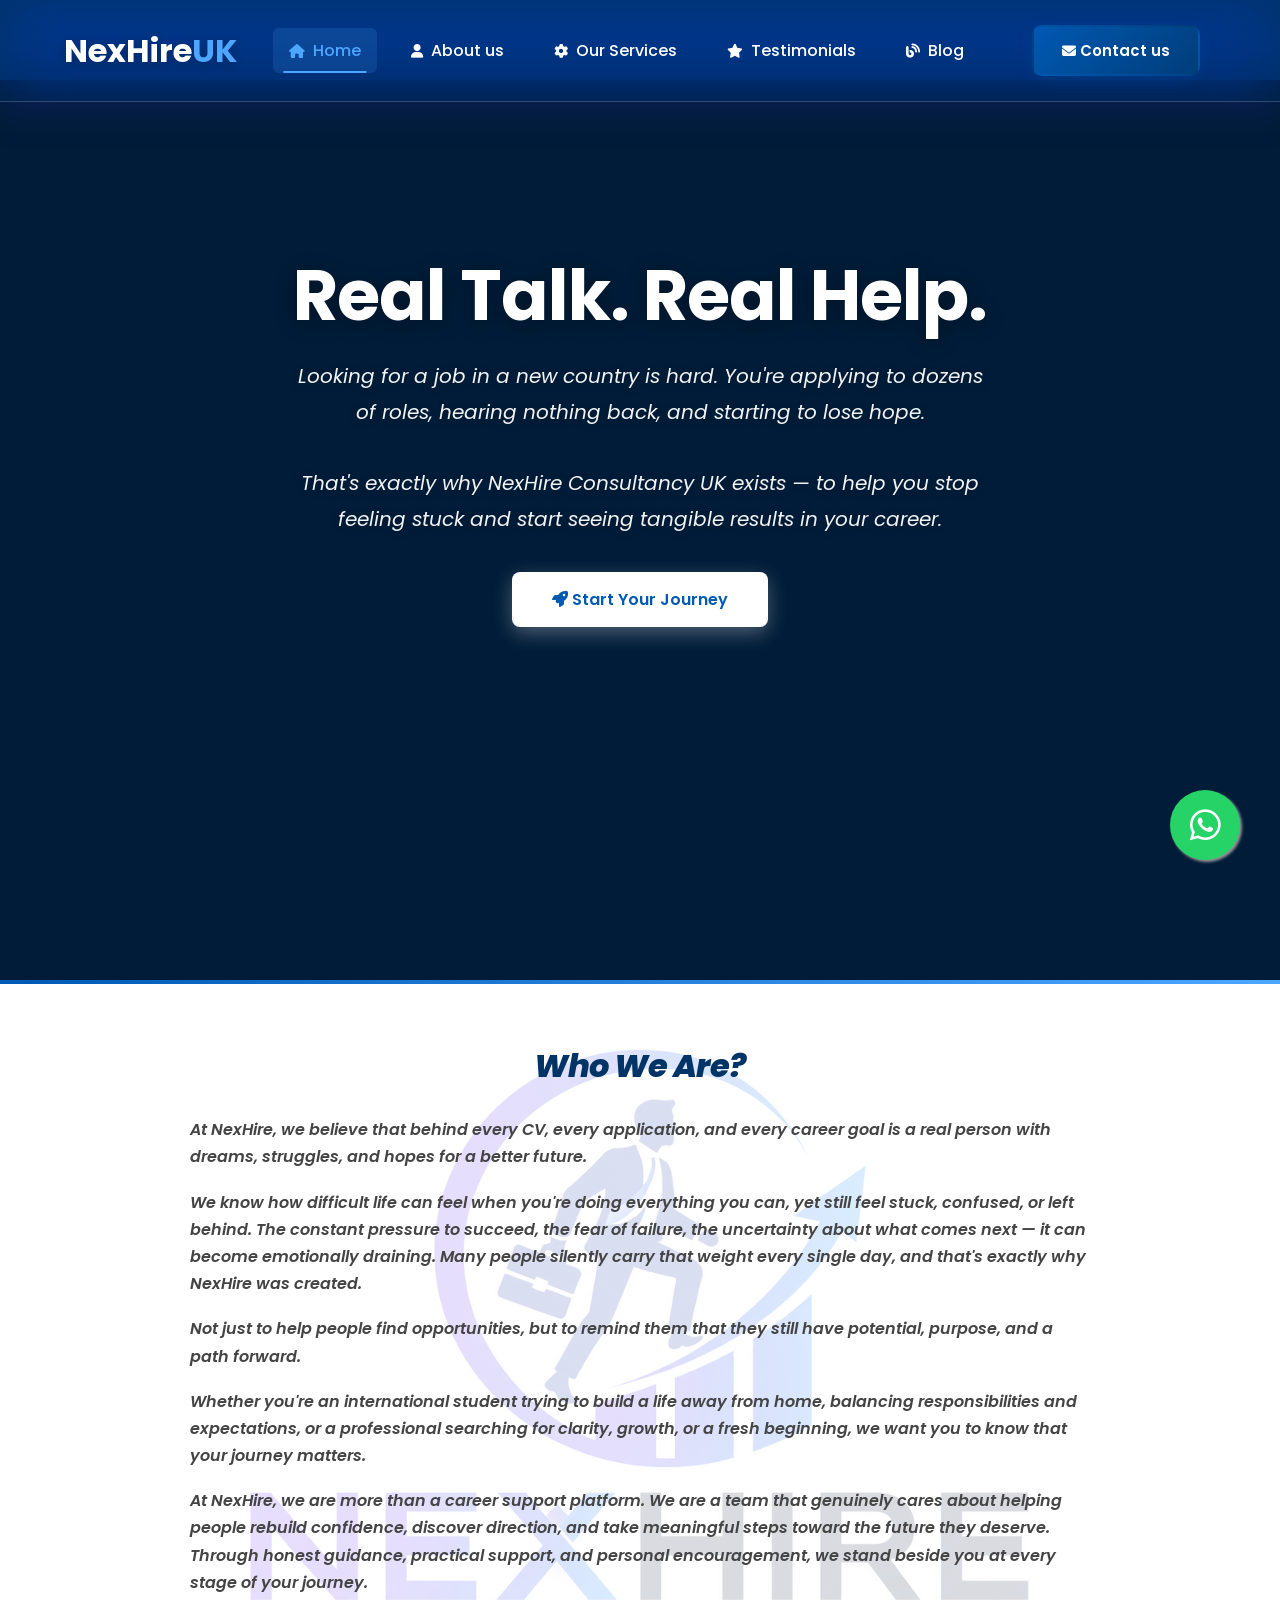
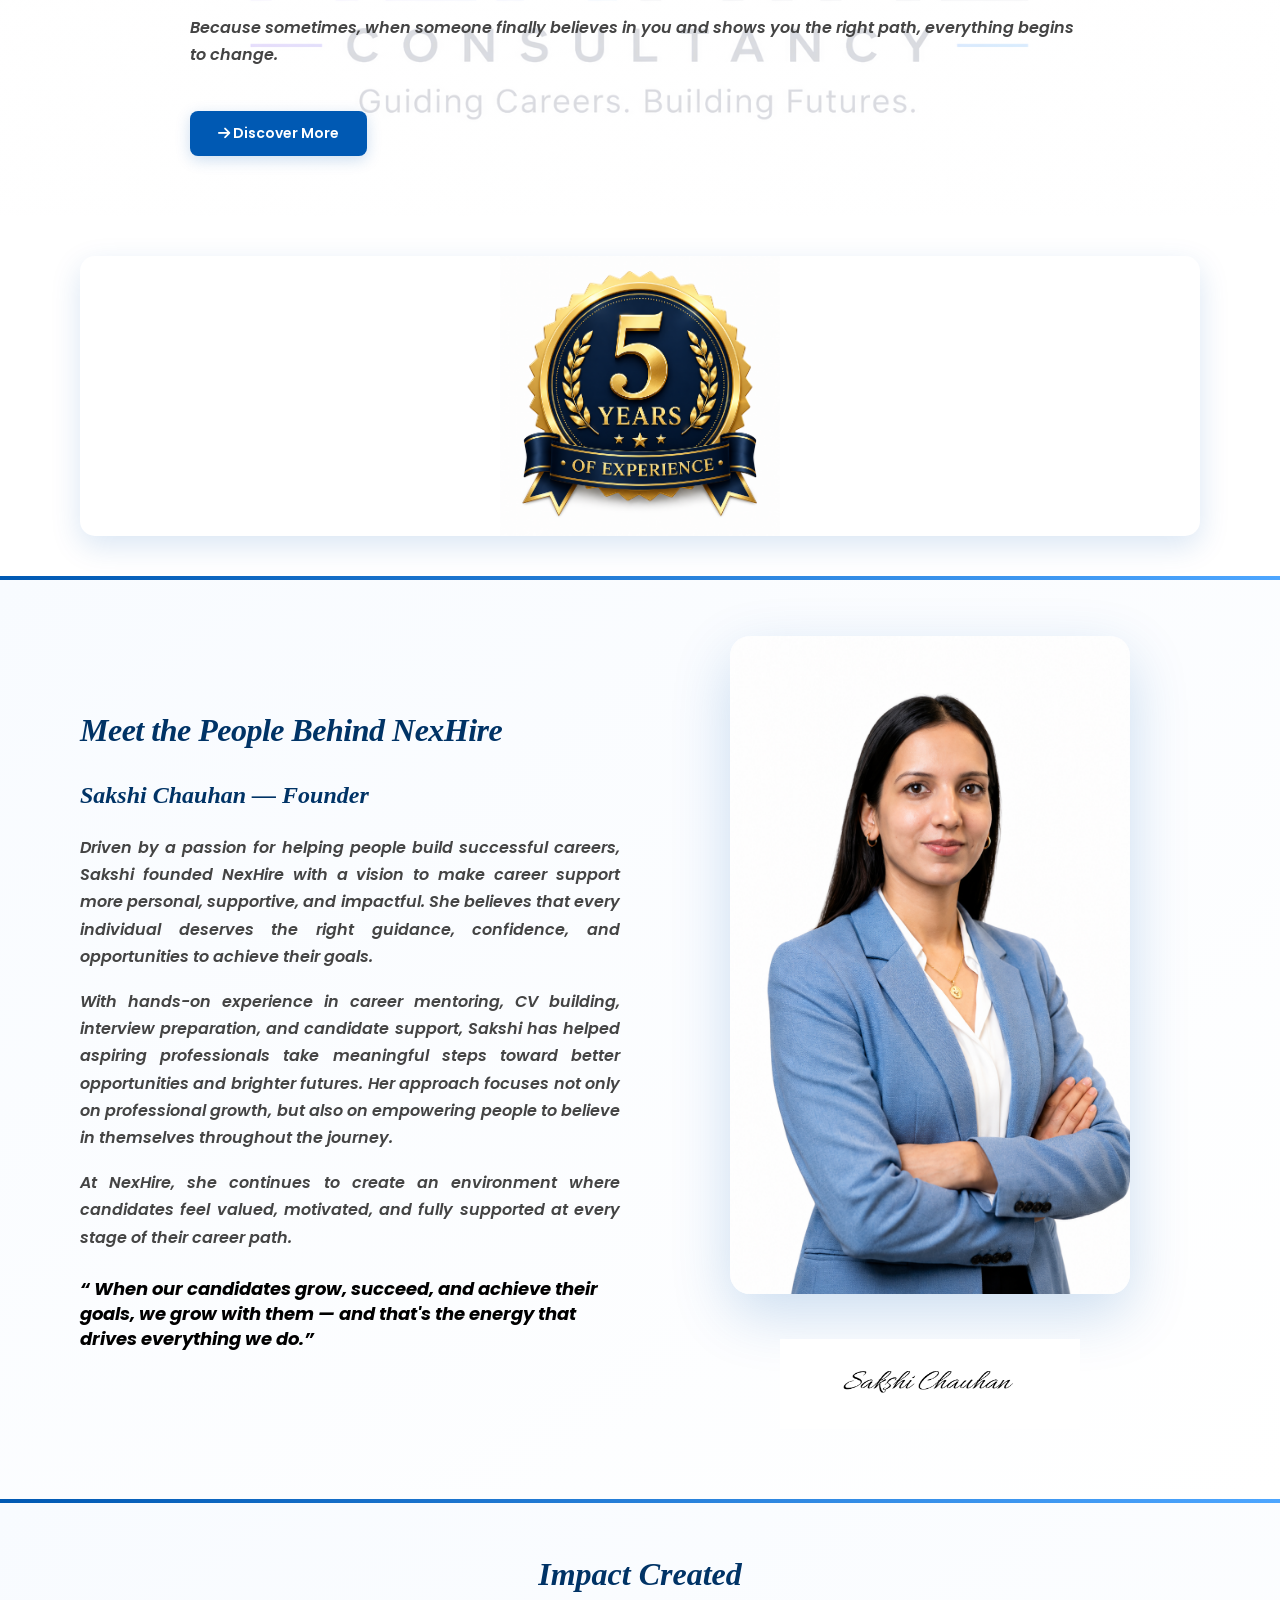
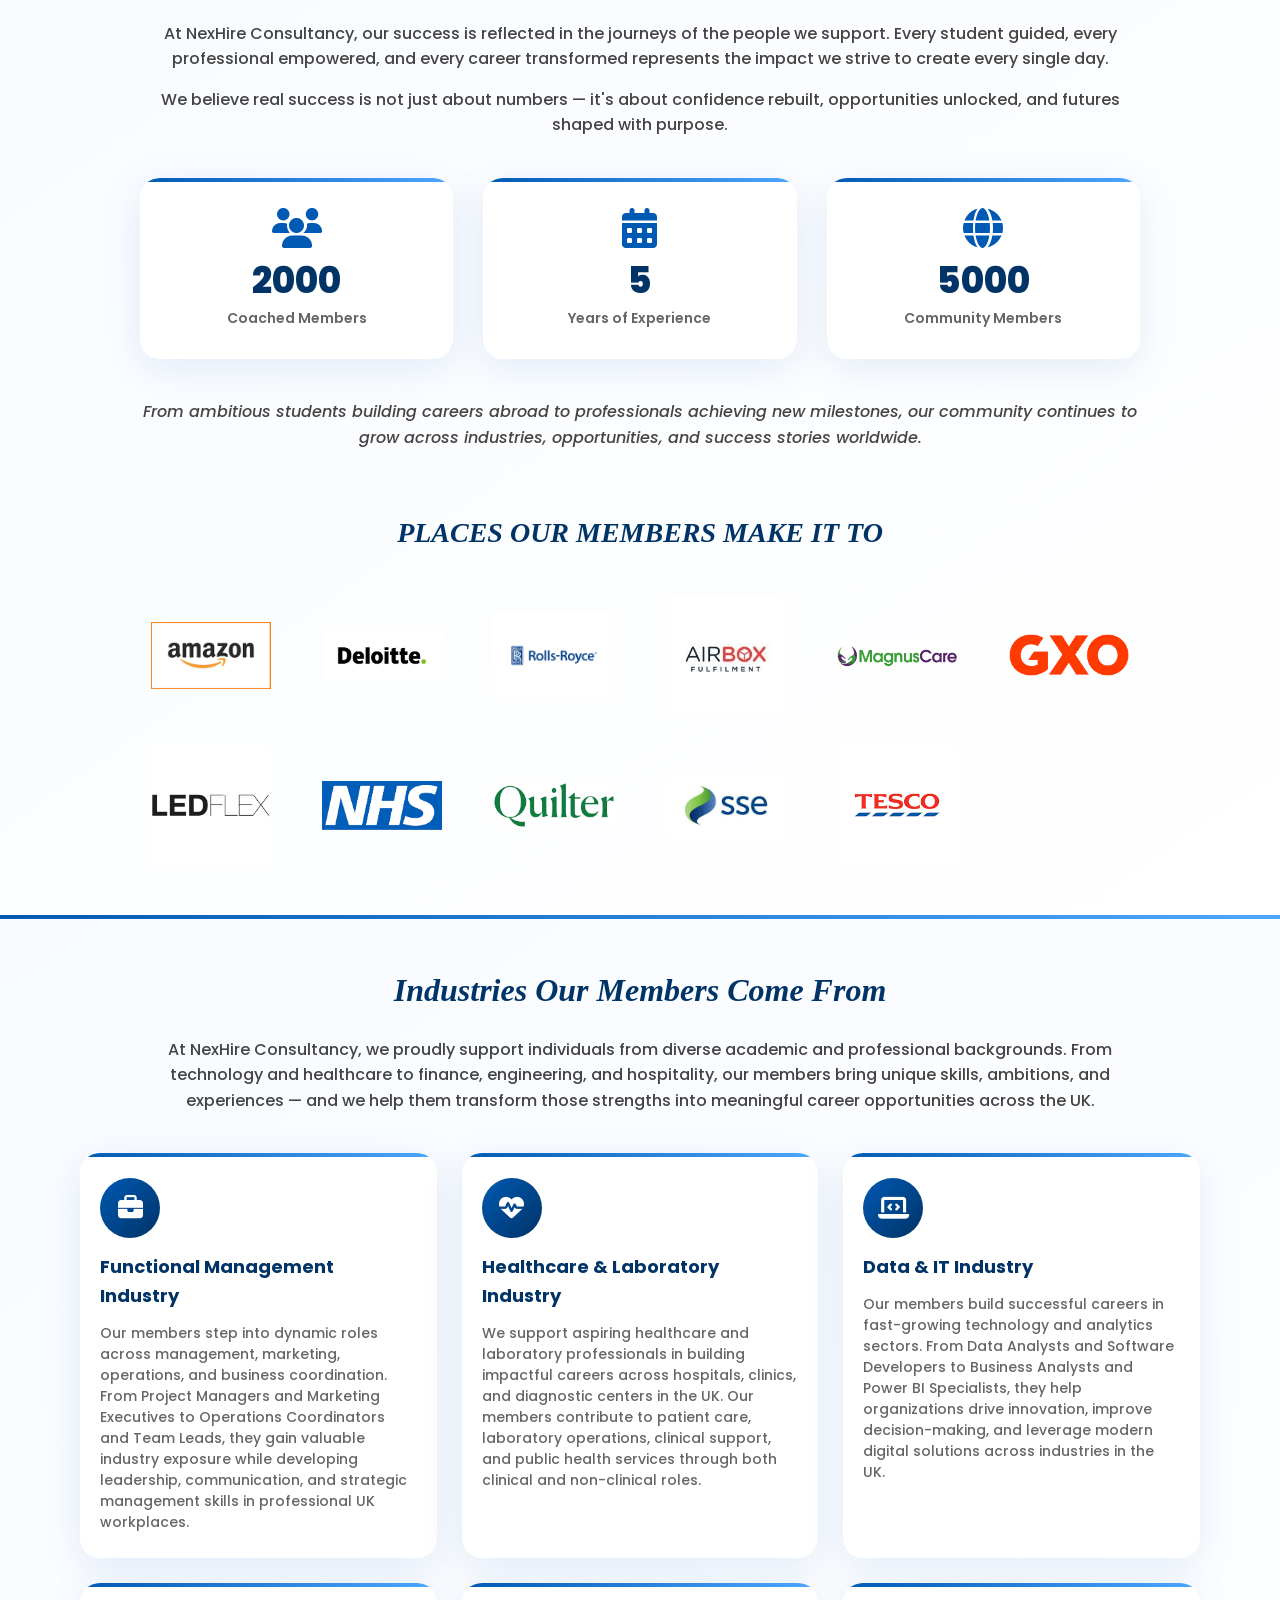
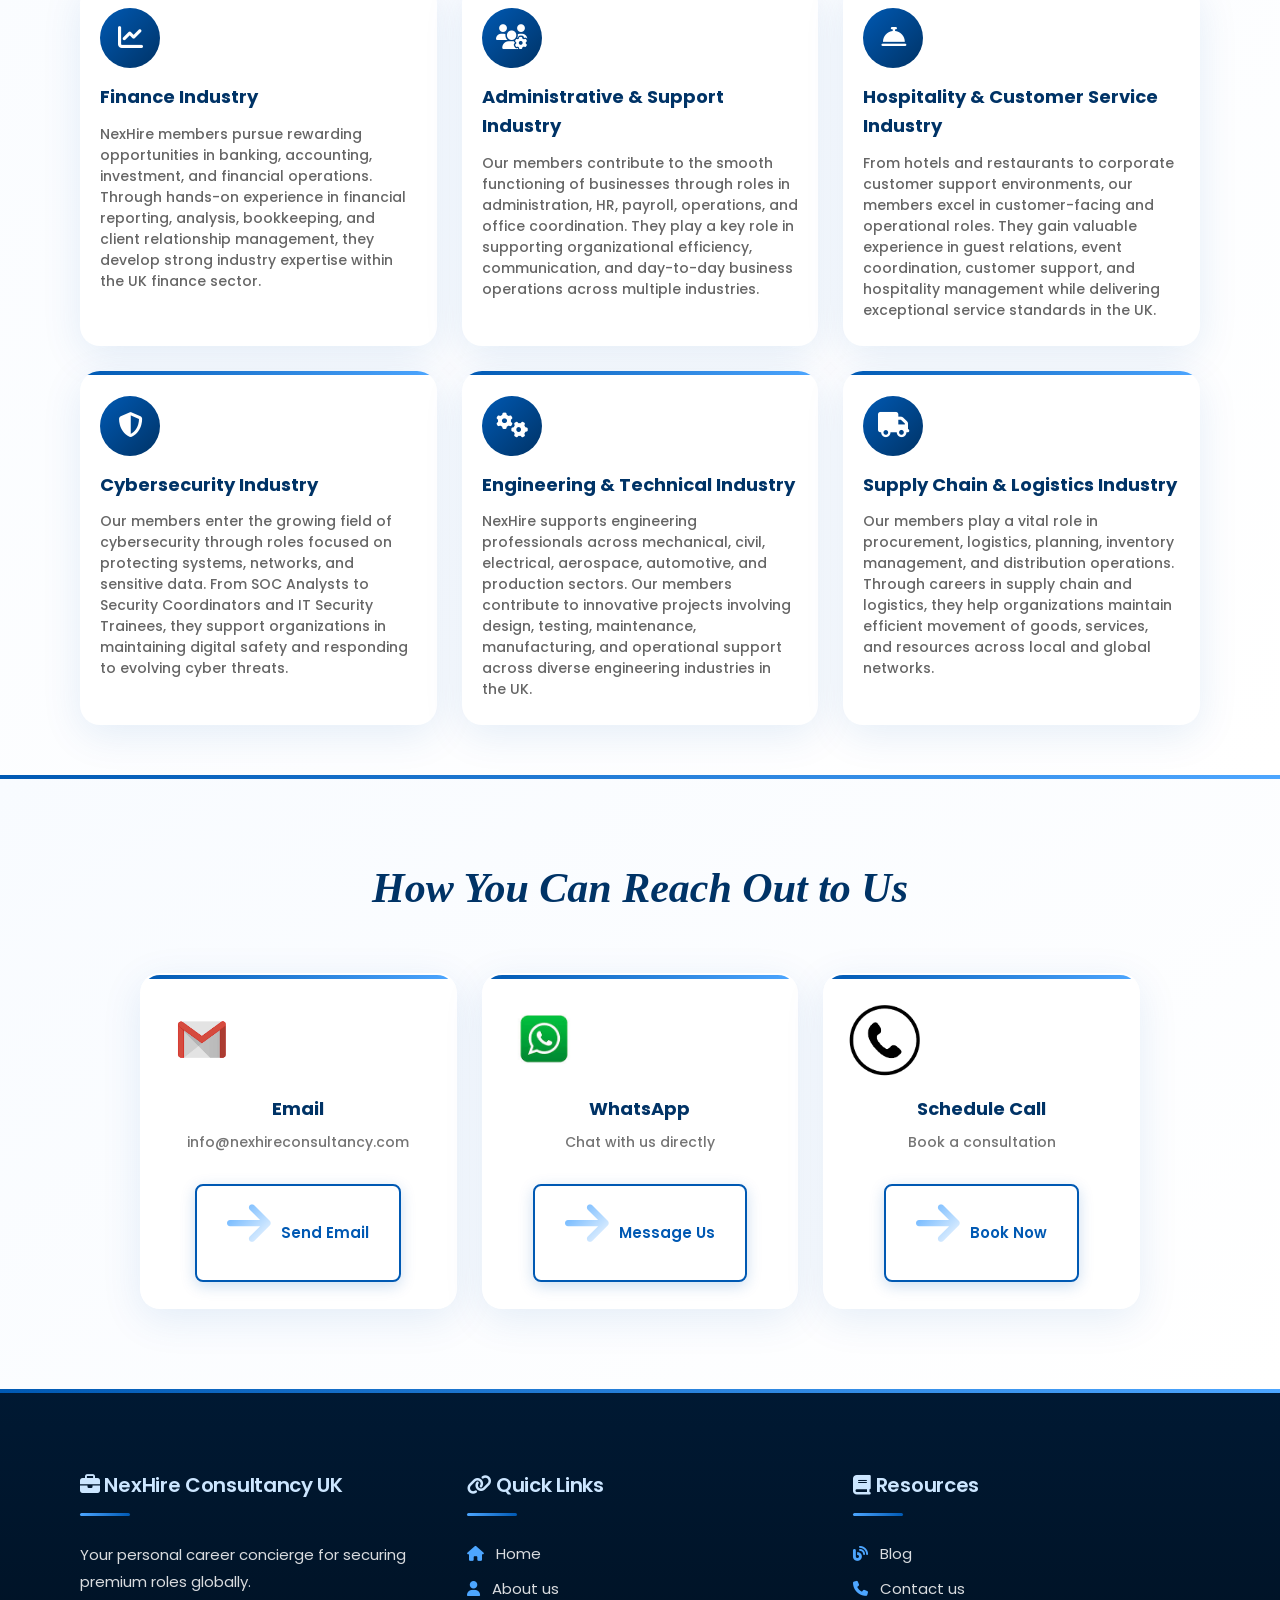
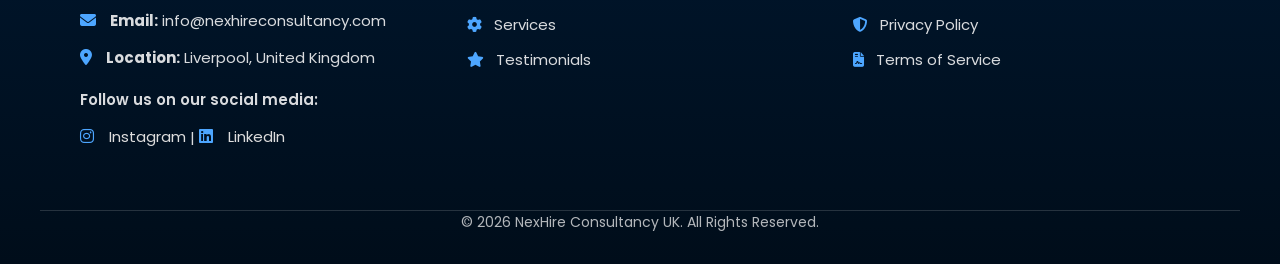
<file: index.html>
<!DOCTYPE html>
<html lang="en">

<head>
  <meta charset="UTF-8" />
  <meta name="viewport" content="width=device-width, initial-scale=1.0"/>
  <title>NexHire Consultancy UK | Global Career Experts</title>
  <link rel="stylesheet" href="style.css"/>
  
  <!-- GOOGLE FONT -->
  <link rel="preconnect" href="https://fonts.googleapis.com">
  <link rel="preconnect" href="https://fonts.gstatic.com" crossorigin>
  <link href="https://fonts.googleapis.com/css2?family=Poppins:wght@300;400;500;600;700&display=swap" rel="stylesheet"/>
  
  <!-- FONT AWESOME ICONS -->
  <link rel="stylesheet" href="https://cdnjs.cloudflare.com/ajax/libs/font-awesome/6.4.0/css/all.min.css">
  
  <!-- JAVASCRIPT -->
  <script src="script.js" defer></script>
</head>

<body class="page-home">

<!-- HEADER WITH HERO -->
<header>
  <!-- BACKGROUND VIDEO -->
  <video autoplay muted loop playsinline class="hero-video">
    <source src="videoloop/7945680-hd_1920_1080_25fps.mp4" type="video/mp4">
  </video>

  <!-- SEMI-TRANSPARENT OVERLAY (LIGHT) -->
  <div class="video-overlay"></div>

  <!-- NAVBAR -->
  <nav>
    <div class="hamburger">
      <i class="fas fa-bars"></i>
    </div>

    <div class="logo-section">
      <h2>NexHire<span>UK</span></h2>
    </div>

    <ul class="nav-links">
      <li><a href="index.html" class="active"><i class="fas fa-home"></i> Home</a></li>
      <li><a href="about.html"><i class="fas fa-user"></i> About us</a></li>
      <li><a href="services.html"><i class="fas fa-cog"></i> Our Services</a></li>
      <li><a href="testimonials.html"><i class="fas fa-star"></i> Testimonials</a></li>
      <li><a href="blog.html"><i class="fas fa-blog"></i> Blog</a></li>
      <li class="nav-contact-mobile"><a href="contact.html"><i class="fas fa-envelope"></i> Contact us</a></li>
    </ul>

    <div class="nav-cta">
      <a href="contact.html">
        <button class="btn-primary"><i class="fas fa-envelope"></i> Contact us</button>
      </a>
    </div>
  </nav>

  <!-- HERO CONTENT -->
  <div class="hero">
    <div class="hero-content">
      <h1>Real Talk. Real Help.</h1>
      
      <p>
        Looking for a job in a new country is hard.
        You're applying to dozens of roles,
        hearing nothing back,
        and starting to lose hope.
      </p>

      <p>
        That's exactly why NexHire Consultancy UK exists —
        to help you stop feeling stuck
        and start seeing tangible results in your career.
      </p>

      <a href="contact.html">
        <button class="btn-large"><i class="fas fa-rocket"></i> Start Your Journey</button>
      </a>
    </div>
  </div>
</header>

<!-- WHO WE ARE SECTION -->
<section class="who-we-are-section">
  <div class="container">
    <div class="who-we-are-content">
      <div class="who-we-are-text">
        <h2>Who We Are?</h2>
        <p>
          At NexHire, we believe that behind every CV, every application, and every career goal is a real person with dreams, struggles, and hopes for a better future.
        </p>
        <p>
          We know how difficult life can feel when you're doing everything you can, yet still feel stuck, confused, or left behind. The constant pressure to succeed, the fear of failure, the uncertainty about what comes next — it can become emotionally draining. Many people silently carry that weight every single day, and that's exactly why NexHire was created.
        </p>
        <p>
          Not just to help people find opportunities, but to remind them that they still have potential, purpose, and a path forward.
        </p>
        <p>
          Whether you're an international student trying to build a life away from home, balancing responsibilities and expectations, or a professional searching for clarity, growth, or a fresh beginning, we want you to know that your journey matters.
        </p>
        <p>
          At NexHire, we are more than a career support platform. We are a team that genuinely cares about helping people rebuild confidence, discover direction, and take meaningful steps toward the future they deserve. Through honest guidance, practical support, and personal encouragement, we stand beside you at every stage of your journey.
        </p>
        <p>
          Because sometimes, when someone finally believes in you and shows you the right path, everything begins to change.
        </p>
        <a href="about.html">
          <button class="btn-secondary"><i class="fas fa-arrow-right"></i> Discover More</button>
        </a>
      </div>
    </div>
  </div>
</section>

<!-- EXPERIENCE SECTION -->
<section class="experience-section">
  <div class="container">
    <div class="experience-content">
      <img src="background.jpg/EXPERIENCE.png" alt="Experience" class="experience-image">
    </div>
  </div>
</section>

<!-- MEET THE TEAM SECTION -->
<section class="meet-team-section">
  <div class="container">
    <div class="meet-team-content">
      <div class="team-text">
        <h2>Meet the People Behind NexHire</h2>
        <h3>Sakshi Chauhan — Founder</h3>
        <p>
          Driven by a passion for helping people build successful careers, Sakshi founded NexHire with a vision to make career support more personal, supportive, and impactful. She believes that every individual deserves the right guidance, confidence, and opportunities to achieve their goals.
        </p>
        <p>
          With hands-on experience in career mentoring, CV building, interview preparation, and candidate support, Sakshi has helped aspiring professionals take meaningful steps toward better opportunities and brighter futures. Her approach focuses not only on professional growth, but also on empowering people to believe in themselves throughout the journey.
        </p>
        <p>
          At NexHire, she continues to create an environment where candidates feel valued, motivated, and fully supported at every stage of their career path.
        </p>
        <p class="quote">
          “ When our candidates grow, succeed, and achieve their goals, we grow with them — and that's the energy that drives everything we do.”
        </p>
      </div>
      <div class="team-image">
        <img src="background.jpg/FOUNDER.png" alt="Sakshi Chauhan - Founder" class="founder-image">
        <div class="signature">
          <img src="background.jpg/signature (1).png" alt="Sakshi Chauhan Signature" class="signature-image">
        </div>
      </div>
    </div>
  </div>
</section>

<!-- IMPACT CREATED SECTION -->
<section class="impact-section">
  <div class="container">
    <div class="impact-content">
      <h2>Impact Created</h2>
      <p>
        At NexHire Consultancy, our success is reflected in the journeys of the people we support. Every student guided, every professional empowered, and every career transformed represents the impact we strive to create every single day.
      </p>
      <p>
        We believe real success is not just about numbers — it's about confidence rebuilt, opportunities unlocked, and futures shaped with purpose.
      </p>
    </div>
    <div class="impact-stats">
      <div class="stat-card">
        <i class="fas fa-users"></i>
        <h3 class="counter" data-target="2000">0</h3>
        <p>Coached Members</p>
      </div>
      <div class="stat-card">
        <i class="fas fa-calendar-alt"></i>
        <h3 class="counter" data-target="5">0</h3>
        <p>Years of Experience</p>
      </div>
      <div class="stat-card">
        <i class="fas fa-globe"></i>
        <h3 class="counter" data-target="5000">0</h3>
        <p>Community Members</p>
      </div>
    </div>
    <div class="impact-description">
      <p>
        From ambitious students building careers abroad to professionals achieving new milestones, our community continues to grow across industries, opportunities, and success stories worldwide.
      </p>
    </div>
    <div class="companies-section">
      <h3>PLACES OUR MEMBERS MAKE IT TO</h3>
      <div class="companies-grid">
        <img src="COMPANIES/AMAZON.png" alt="Amazon" class="company-logo">
        <img src="COMPANIES/DELOITTE.png" alt="Deloitte" class="company-logo">
        <img src="COMPANIES/ROLLS ROYCE.png" alt="Rolls Royce" class="company-logo">
        <img src="COMPANIES/airbox.jpg" alt="Airbox" class="company-logo">
        <img src="COMPANIES/care.png" alt="Care" class="company-logo">
        <img src="COMPANIES/gxo.png" alt="Gxo" class="company-logo">
        <img src="COMPANIES/ledflex.png" alt="Ledflex" class="company-logo">
        <img src="COMPANIES/nhs.png" alt="NHS" class="company-logo">
        <img src="COMPANIES/quilter.png" alt="Quilter" class="company-logo">
        <img src="COMPANIES/sse.jpg" alt="SSE" class="company-logo">
        <img src="COMPANIES/tesco.png" alt="Tesco" class="company-logo">
      </div>
    </div>
  </div>
</section>

<!-- INDUSTRIES SECTION -->
<section class="industries-section">
  <div class="container">
    <div class="industries-content">
      <h2>Industries Our Members Come From</h2>
      <p>
        At NexHire Consultancy, we proudly support individuals from diverse academic and professional backgrounds. From technology and healthcare to finance, engineering, and hospitality, our members bring unique skills, ambitions, and experiences — and we help them transform those strengths into meaningful career opportunities across the UK.
      </p>
    </div>
    <div class="industries-grid">
      <div class="industry-card">
        <div class="industry-icon"><i class="fas fa-briefcase"></i></div>
        <h3>Functional Management Industry</h3>
        <p>
          Our members step into dynamic roles across management, marketing, operations, and business coordination. From Project Managers and Marketing Executives to Operations Coordinators and Team Leads, they gain valuable industry exposure while developing leadership, communication, and strategic management skills in professional UK workplaces.
        </p>
      </div>
      <div class="industry-card">
        <div class="industry-icon"><i class="fas fa-heartbeat"></i></div>
        <h3>Healthcare & Laboratory Industry</h3>
        <p>
          We support aspiring healthcare and laboratory professionals in building impactful careers across hospitals, clinics, and diagnostic centers in the UK. Our members contribute to patient care, laboratory operations, clinical support, and public health services through both clinical and non-clinical roles.
        </p>
      </div>
      <div class="industry-card">
        <div class="industry-icon"><i class="fas fa-laptop-code"></i></div>
        <h3>Data & IT Industry</h3>
        <p>
          Our members build successful careers in fast-growing technology and analytics sectors. From Data Analysts and Software Developers to Business Analysts and Power BI Specialists, they help organizations drive innovation, improve decision-making, and leverage modern digital solutions across industries in the UK.
        </p>
      </div>
      <div class="industry-card">
        <div class="industry-icon"><i class="fas fa-chart-line"></i></div>
        <h3>Finance Industry</h3>
        <p>
          NexHire members pursue rewarding opportunities in banking, accounting, investment, and financial operations. Through hands-on experience in financial reporting, analysis, bookkeeping, and client relationship management, they develop strong industry expertise within the UK finance sector.
        </p>
      </div>
      <div class="industry-card">
        <div class="industry-icon"><i class="fas fa-users-cog"></i></div>
        <h3>Administrative & Support Industry</h3>
        <p>
          Our members contribute to the smooth functioning of businesses through roles in administration, HR, payroll, operations, and office coordination. They play a key role in supporting organizational efficiency, communication, and day-to-day business operations across multiple industries.
        </p>
      </div>
      <div class="industry-card">
        <div class="industry-icon"><i class="fas fa-concierge-bell"></i></div>
        <h3>Hospitality & Customer Service Industry</h3>
        <p>
          From hotels and restaurants to corporate customer support environments, our members excel in customer-facing and operational roles. They gain valuable experience in guest relations, event coordination, customer support, and hospitality management while delivering exceptional service standards in the UK.
        </p>
      </div>
      <div class="industry-card">
        <div class="industry-icon"><i class="fas fa-shield-alt"></i></div>
        <h3>Cybersecurity Industry</h3>
        <p>
          Our members enter the growing field of cybersecurity through roles focused on protecting systems, networks, and sensitive data. From SOC Analysts to Security Coordinators and IT Security Trainees, they support organizations in maintaining digital safety and responding to evolving cyber threats.
        </p>
      </div>
      <div class="industry-card">
        <div class="industry-icon"><i class="fas fa-cogs"></i></div>
        <h3>Engineering & Technical Industry</h3>
        <p>
          NexHire supports engineering professionals across mechanical, civil, electrical, aerospace, automotive, and production sectors. Our members contribute to innovative projects involving design, testing, maintenance, manufacturing, and operational support across diverse engineering industries in the UK.
        </p>
      </div>
      <div class="industry-card">
        <div class="industry-icon"><i class="fas fa-truck"></i></div>
        <h3>Supply Chain & Logistics Industry</h3>
        <p>
          Our members play a vital role in procurement, logistics, planning, inventory management, and distribution operations. Through careers in supply chain and logistics, they help organizations maintain efficient movement of goods, services, and resources across local and global networks.
        </p>
      </div>
    </div>
  </div>
</section>

<!-- HOW TO REACH OUT SECTION -->
<section class="reach-out-section">
  <div class="container">
    <div class="reach-out-content">
      <h2>How You Can Reach Out to Us</h2>
    </div>
    <div class="contact-options">
      <div class="contact-option">
        <img src="test.jpg/mail.png" alt="Email" class="contact-icon">
        <h3>Email</h3>
        <p>info@nexhireconsultancy.com</p>
        <a href="mailto:info@nexhireconsultancy.com" class="contact-link">
          <i class="fas fa-arrow-right"></i> Send Email
        </a>
      </div>
      <div class="contact-option">
        <img src="test.jpg/whatsapp.jpg" alt="WhatsApp" class="contact-icon">
        <h3>WhatsApp</h3>
        <p>Chat with us directly</p>
        <a href="https://wa.me/447345693046" class="contact-link">
          <i class="fas fa-arrow-right"></i> Message Us
        </a>
      </div>
      <div class="contact-option">
        <img src="test.jpg/call.png" alt="Call" class="contact-icon">
        <h3>Schedule Call</h3>
        <p>Book a consultation</p>
        <a href="contact.html" class="contact-link">
          <i class="fas fa-arrow-right"></i> Book Now
        </a>
      </div>
    </div>
  </div>
</section>

<!-- FOOTER -->
<footer>
  <div class="container footer-content">
    <div class="footer-col">
      <h3><i class="fas fa-briefcase"></i> NexHire Consultancy UK</h3>
      <p>Your personal career concierge for securing premium roles globally.</p>
      <div class="contact-info">
        <p><i class="fas fa-envelope"></i> <strong>Email:</strong> info@nexhireconsultancy.com</p>
        <p><i class="fas fa-map-marker-alt"></i> <strong>Location:</strong> Liverpool, United Kingdom</p>
        <p class="social-text">Follow us on our social media:</p>
        <p class="social-links-text">
          <a href="https://www.instagram.com/nexhireconsultancyuk/?hl=en" target="_blank"><i class="fab fa-instagram"></i> Instagram</a> | 
          <a href="https://www.linkedin.com/company/nexhireconsultancyuk/" target="_blank"><i class="fab fa-linkedin"></i> LinkedIn</a>
        </p>
      </div>
    </div>

    <div class="footer-col">
      <h3><i class="fas fa-link"></i> Quick Links</h3>
      <ul>
        <li><a href="index.html"><i class="fas fa-home"></i> Home</a></li>
        <li><a href="about.html"><i class="fas fa-user"></i> About us</a></li>
        <li><a href="services.html"><i class="fas fa-cog"></i> Services</a></li>
        <li><a href="testimonials.html"><i class="fas fa-star"></i> Testimonials</a></li>
      </ul>
    </div>

    <div class="footer-col">
      <h3><i class="fas fa-book"></i> Resources</h3>
      <ul>
        <li><a href="blog.html"><i class="fas fa-blog"></i> Blog</a></li>
        <li><a href="contact.html"><i class="fas fa-phone"></i> Contact us</a></li>
        <li><a href="privacy-policy.html"><i class="fas fa-shield-alt"></i> Privacy Policy</a></li>
        <li><a href="terms-of-service.html"><i class="fas fa-file-contract"></i> Terms of Service</a></li>
      </ul>
    </div>
  </div>

  <div class="footer-bottom container">
    <p>&copy; 2026 NexHire Consultancy UK. All Rights Reserved.</p>
  </div>
</footer>

<script>
  // Counter animation (fixed for reliability on mobile)
  const counters = document.querySelectorAll('.counter');

  let hasAnimated = false;

  const animateCounterTo = (el, target, durationMs = 900) => {
    const startValue = Number(el.textContent) || 0;
    const startTime = performance.now();

    // Clamp for safety
    const endValue = Math.max(0, Number(target) || 0);

    const tick = (now) => {
      const elapsed = now - startTime;
      const t = Math.min(1, elapsed / durationMs);

      // Ease-out for smoother feel
      const eased = 1 - Math.pow(1 - t, 3);
      const nextValue = Math.round(startValue + (endValue - startValue) * eased);

      el.textContent = String(nextValue);

      if (t < 1) requestAnimationFrame(tick);
      else el.textContent = String(endValue);
    };

    requestAnimationFrame(tick);
  };

  const animateCounters = () => {
    if (hasAnimated) return;
    hasAnimated = true;

    counters.forEach(counter => {
      const target = +counter.getAttribute('data-target');
      animateCounterTo(counter, target, 900);
    });
  };

  // Trigger animation when section is in view
  const impactSection = document.querySelector('.impact-section');

  const observer = new IntersectionObserver((entries) => {
    entries.forEach(entry => {
      if (entry.isIntersecting) {
        animateCounters();
        observer.unobserve(entry.target);
      }
    });
  }, {
    // Mobile layouts can change element positions/heights;
    // use a smaller threshold + gentler rootMargin so it still triggers.
    threshold: 0.15,
    rootMargin: '-10% 0px -10% 0px'
  });

  if (impactSection) {
    // Fallback: if user loads/refocuses and the section is already visible,
    // ensure counters start without waiting for IntersectionObserver.
    const inView = impactSection.getBoundingClientRect().top <= (window.innerHeight * 0.85);
    if (inView) {
      animateCounters();
    } else {
      observer.observe(impactSection);
    }
  }

  // Mobile menu toggle functionality
  const hamburger = document.querySelector('.hamburger');
  const navLinks = document.querySelector('.nav-links');
  const nav = document.querySelector('nav');

  if (hamburger && navLinks) {
    hamburger.addEventListener('click', () => {
      navLinks.classList.toggle('active');

      // Toggle hamburger icon between bars and times
      const icon = hamburger.querySelector('i');
      if (navLinks.classList.contains('active')) {
        icon.classList.remove('fa-bars');
        icon.classList.add('fa-times');
      } else {
        icon.classList.remove('fa-times');
        icon.classList.add('fa-bars');
      }
    });

    // Close mobile menu when clicking on a link
    const navLinksItems = navLinks.querySelectorAll('a');
    navLinksItems.forEach(link => {
      link.addEventListener('click', () => {
        navLinks.classList.remove('active');
        const icon = hamburger.querySelector('i');
        icon.classList.remove('fa-times');
        icon.classList.add('fa-bars');
      });
    });

    // Close mobile menu when clicking outside
    document.addEventListener('click', (e) => {
      const isNavClick = nav ? nav.contains(e.target) : false;

      if (!isNavClick && navLinks.classList.contains('active')) {
        navLinks.classList.remove('active');
        const icon = hamburger.querySelector('i');
        icon.classList.remove('fa-times');
        icon.classList.add('fa-bars');
      }
    });
  }
</script>

<!-- Floating WhatsApp Button -->
<a href="https://wa.me/447345693046" 
   class="whatsapp-float" 
   target="_blank">
   
   <i class="fab fa-whatsapp"></i>
</a>

</body>

</html>
</file>
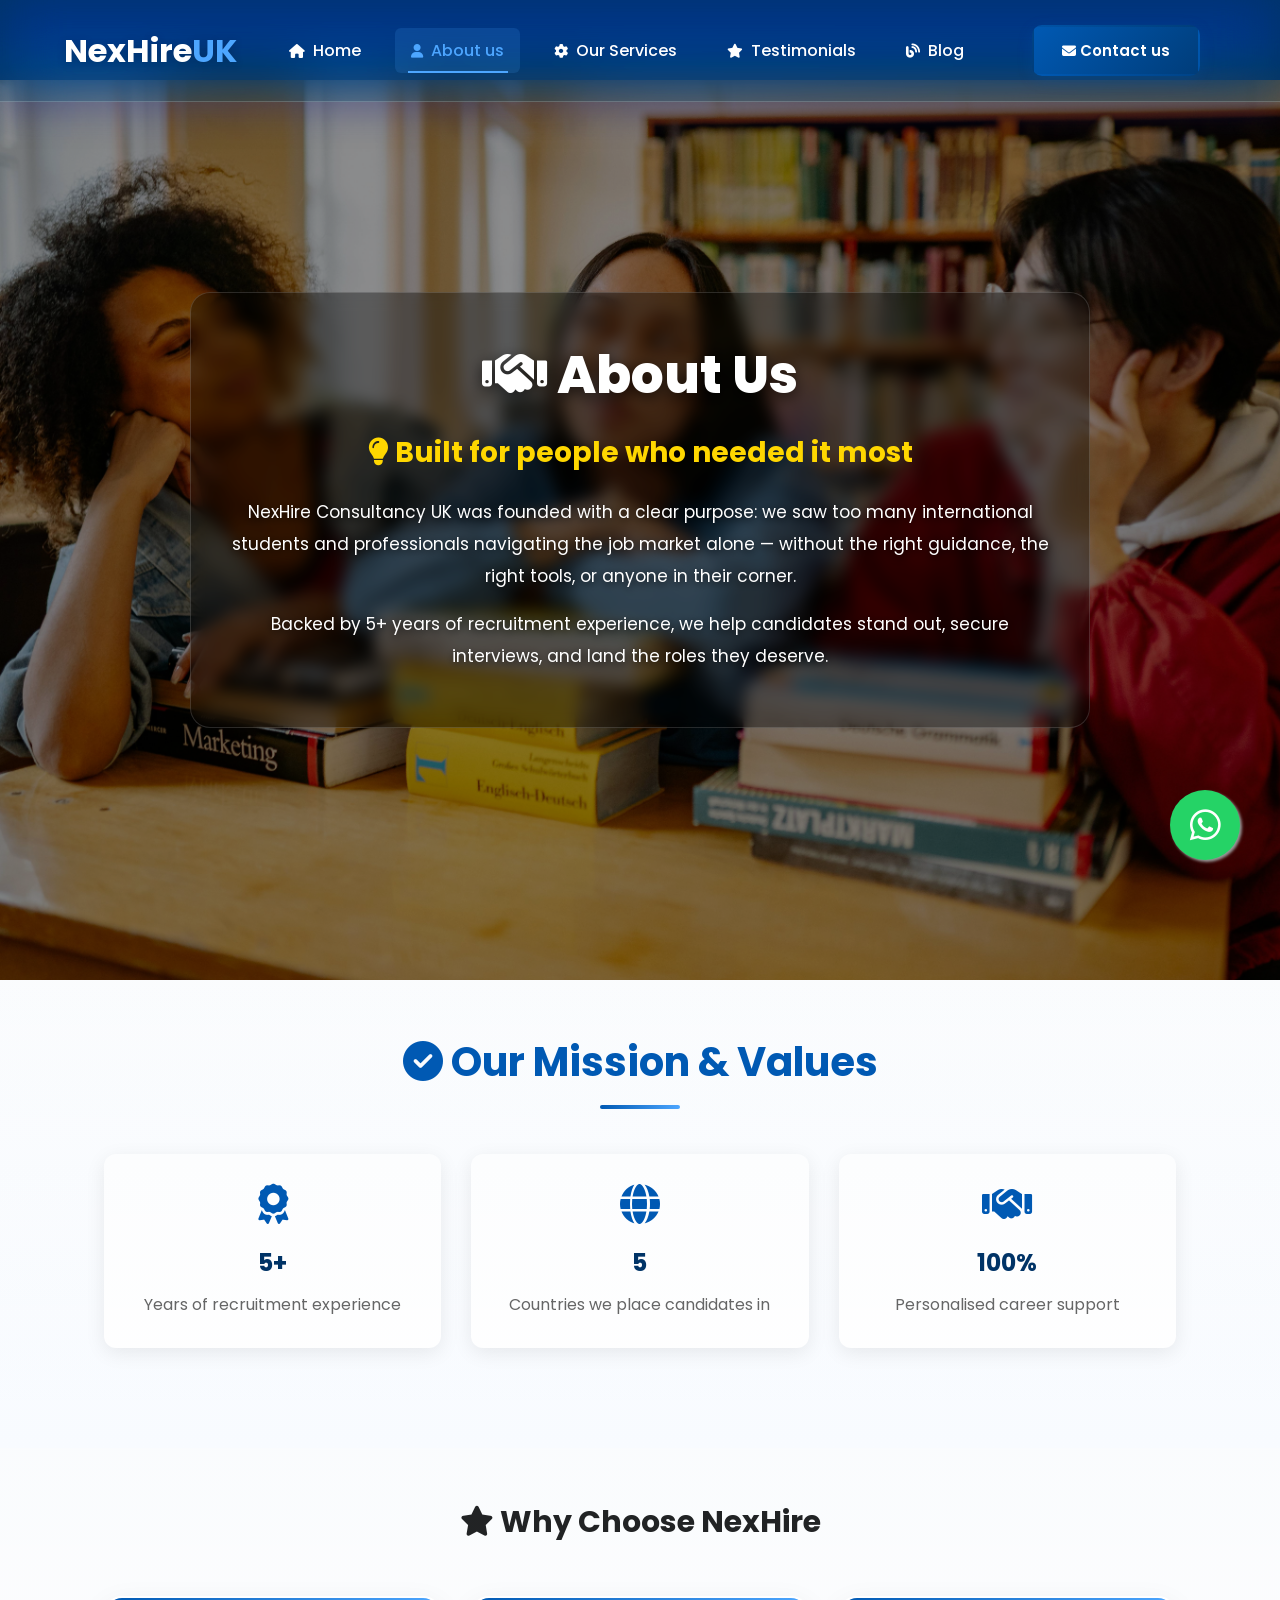
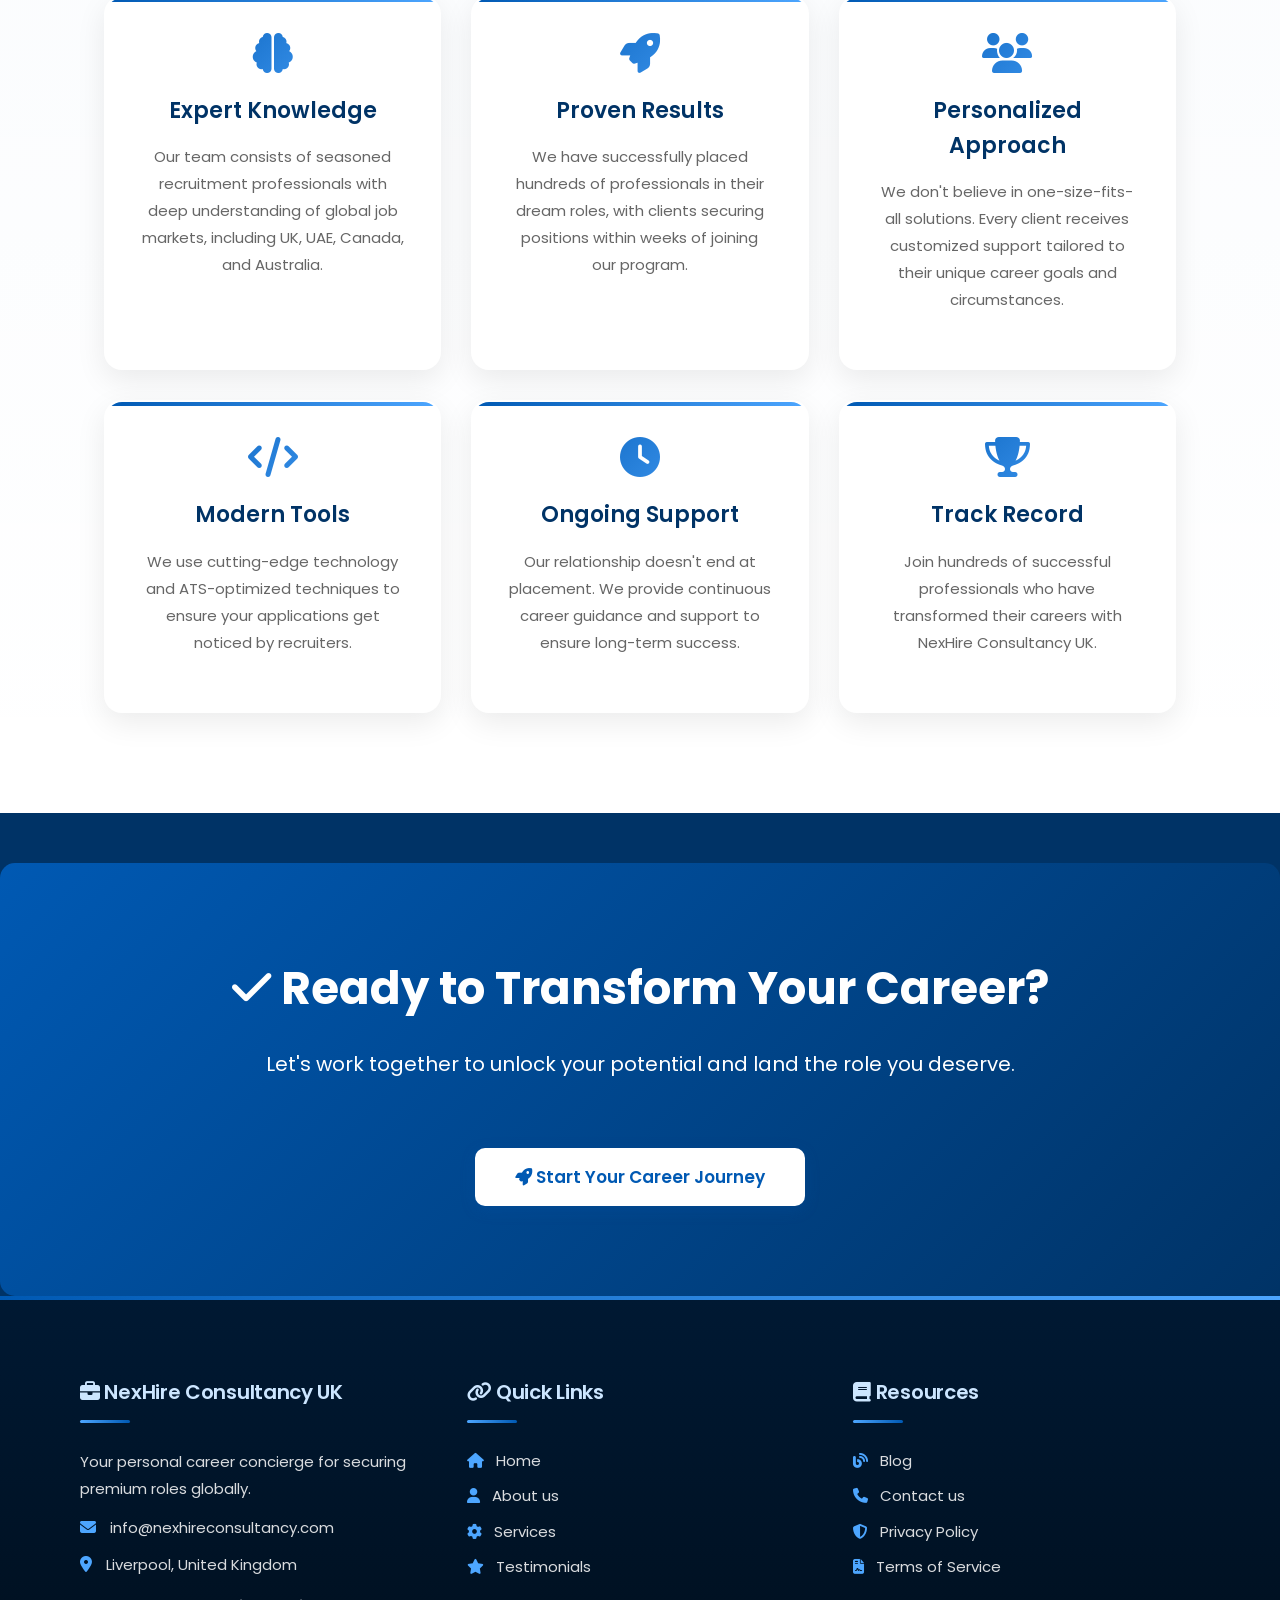
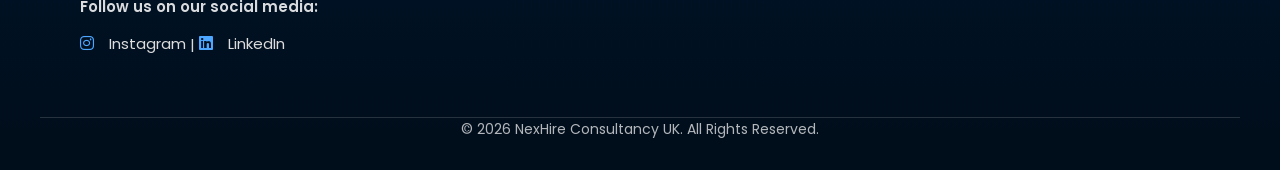
<file: about.html>
<!DOCTYPE html>
<html lang="en">

<head>
  <meta charset="UTF-8">
  <meta name="viewport" content="width=device-width, initial-scale=1.0">
  <title>About Us | NexHire Consultancy UK</title>
  <link rel="stylesheet" href="style.css">
  
  <!-- FONT AWESOME ICONS -->
  <link rel="stylesheet" href="https://cdnjs.cloudflare.com/ajax/libs/font-awesome/6.4.0/css/all.min.css">
  
  <!-- GOOGLE FONT -->
  <link rel="preconnect" href="https://fonts.googleapis.com">
  <link rel="preconnect" href="https://fonts.gstatic.com" crossorigin>
  <link href="https://fonts.googleapis.com/css2?family=Poppins:wght@300;400;500;600;700&display=swap" rel="stylesheet"/>
  
  <!-- JAVASCRIPT -->
  <script src="script.js" defer></script>
</head>

<body class="page-about">

<!-- NAVBAR -->
<nav>
  <div class="hamburger">
    <i class="fas fa-bars"></i>
  </div>

  <div class="logo-section">
    <h2>NexHire<span>UK</span></h2>
  </div>

  <ul class="nav-links">
    <li><a href="index.html"><i class="fas fa-home"></i> Home</a></li>
    <li><a href="about.html" class="active"><i class="fas fa-user"></i> About us</a></li>
    <li><a href="services.html"><i class="fas fa-cog"></i> Our Services</a></li>
    <li><a href="testimonials.html"><i class="fas fa-star"></i> Testimonials</a></li>
    <li><a href="blog.html"><i class="fas fa-blog"></i> Blog</a></li>
    <li class="nav-contact-mobile"><a href="contact.html"><i class="fas fa-envelope"></i> Contact us</a></li>
  </ul>

  <div class="nav-cta">
    <a href="contact.html">
      <button class="btn-primary"><i class="fas fa-envelope"></i> Contact us</button>
    </a>
  </div>
</nav>
<!-- ABOUT HEADER -->
<header class="small-header">

  <!-- Background Image -->
  <div class="bg-image"></div>

  <!-- Overlay -->
  <div class="overlay"></div>

  <!-- Content -->
  <div class="small-header-content">

    <div class="about-intro">

      <h1>
        <i class="fas fa-handshake"></i>
        About Us
      </h1>

      <h2>
        <i class="fas fa-lightbulb"></i>
        Built for people who needed it most
      </h2>

      <p>
        NexHire Consultancy UK was founded with a clear purpose:
        we saw too many international students and professionals
        navigating the job market alone — without the right guidance,
        the right tools, or anyone in their corner.
      </p>

      <p>
        Backed by 5+ years of recruitment experience,
        we help candidates stand out, secure interviews,
        and land the roles they deserve.
      </p>

    </div>

  </div>

</header>

<style>

/* =========================
ABOUT HEADER
========================= */

.small-header{
  position: relative;
  width: 100%;
  min-height: 75vh;
  overflow: hidden;
  display: flex;
  align-items: center;
  justify-content: center;
  padding: 50px 5%;
}

/* Background Image */
.bg-image{
  position: absolute;
  inset: 0;
  background-image: url("background.jpg/ABOUT US.jpg");
  background-size: cover;
  background-position: center;
  background-repeat: no-repeat;
  z-index: 1;
  transform: scale(1.05);
}

/* Dark Overlay */
.overlay{
  position: absolute;
  inset: 0;
  background: rgba(0,0,0,0.45);
  z-index: 2;
}

/* Content */
.small-header-content{
  position: relative;
  z-index: 5;
  width: 100%;
  max-width: 950px;
  text-align: center;
}

/* Glass Box */
.about-intro{
  background: rgba(0,0,0,0.35);
  backdrop-filter: blur(8px);
  border-radius: 20px;
  padding: 40px;
  border: 1px solid rgba(255,255,255,0.15);
}

/* Main Heading */
.about-intro h1{
  font-size: 52px;
  color: #ffffff;
  margin-bottom: 15px;
  font-weight: 800;
  text-shadow: 0 4px 15px rgba(0,0,0,0.7);
}

/* Sub Heading */
.about-intro h2{
  font-size: 28px;
  color: #ffd700;
  margin-bottom: 20px;
  font-weight: 700;
}

/* Paragraphs */
.about-intro p{
  font-size: 17px;
  line-height: 1.9;
  color: #ffffff;
  margin-bottom: 15px;
  text-shadow: 0 2px 8px rgba(0,0,0,0.8);
}

/* Mobile */
@media(max-width:768px){

  .small-header{
    min-height: 70vh;
    padding: 40px 20px;
  }

  .about-intro{
    padding: 30px 22px;
  }

  .about-intro h1{
    font-size: 36px;
  }

  .about-intro h2{
    font-size: 22px;
  }

  .about-intro p{
    font-size: 15px;
    line-height: 1.7;
  }

}

</style>

<section class="why-us">
  <div class="container">
    <h2 style="text-align: center; margin-bottom: 60px;"><i class="fas fa-check-circle"></i> Our Mission & Values</h2>
    
    <div class="stats-section">
      <div class="stat">
        <i class="fas fa-award"></i>
        <h3>5+</h3>
        <p>Years of recruitment experience</p>
      </div>
      <div class="stat">
        <i class="fas fa-globe"></i>
        <h3>5</h3>
        <p>Countries we place candidates in</p>
      </div>
      <div class="stat">
        <i class="fas fa-handshake"></i>
        <h3>100%</h3>
        <p>Personalised career support</p>
      </div>
    </div>
  </div>
</section>

<section class="page-section benefits-section">
  <div class="container">
    <h2 style="text-align: center; margin-bottom: 50px;"><i class="fas fa-star"></i> Why Choose NexHire</h2>
    
    <div class="benefits-grid">
      <div class="benefit-card">
        <i class="fas fa-brain"></i>
        <h3>Expert Knowledge</h3>
        <p>Our team consists of seasoned recruitment professionals with deep understanding of global job markets, including UK, UAE, Canada, and Australia.</p>
      </div>

      <div class="benefit-card">
        <i class="fas fa-rocket"></i>
        <h3>Proven Results</h3>
        <p>We have successfully placed hundreds of professionals in their dream roles, with clients securing positions within weeks of joining our program.</p>
      </div>

      <div class="benefit-card">
        <i class="fas fa-users"></i>
        <h3>Personalized Approach</h3>
        <p>We don't believe in one-size-fits-all solutions. Every client receives customized support tailored to their unique career goals and circumstances.</p>
      </div>

      <div class="benefit-card">
        <i class="fas fa-code"></i>
        <h3>Modern Tools</h3>
        <p>We use cutting-edge technology and ATS-optimized techniques to ensure your applications get noticed by recruiters.</p>
      </div>

      <div class="benefit-card">
        <i class="fas fa-clock"></i>
        <h3>Ongoing Support</h3>
        <p>Our relationship doesn't end at placement. We provide continuous career guidance and support to ensure long-term success.</p>
      </div>

      <div class="benefit-card">
        <i class="fas fa-trophy"></i>
        <h3>Track Record</h3>
        <p>Join hundreds of successful professionals who have transformed their careers with NexHire Consultancy UK.</p>
      </div>
    </div>
  </div>
</section>

<section class="about-cta-section">
  <h2><i class="fas fa-check"></i> Ready to Transform Your Career?</h2>
  <p>Let's work together to unlock your potential and land the role you deserve.</p>
  <a href="contact.html">
    <button class="about-cta-button"><i class="fas fa-rocket"></i> Start Your Career Journey</button>
  </a>
</section>

<footer>
  <div class="container footer-content">
    <div class="footer-col">
      <h3><i class="fas fa-briefcase"></i> NexHire Consultancy UK</h3>
      <p>Your personal career concierge for securing premium roles globally.</p>
      <div class="contact-info">
        <p><i class="fas fa-envelope"></i> info@nexhireconsultancy.com</p>
        <p><i class="fas fa-map-marker-alt"></i> Liverpool, United Kingdom</p>
        <p class="social-text">Follow us on our social media:</p>
        <p class="social-links-text">
          <a href="https://www.instagram.com/nexhireconsultancyuk/?hl=en" target="_blank"><i class="fab fa-instagram"></i> Instagram</a> | 
          <a href="https://www.linkedin.com/company/nexhireconsultancyuk/" target="_blank"><i class="fab fa-linkedin"></i> LinkedIn</a>
        </p>
      </div>
    </div>

    <div class="footer-col">
      <h3><i class="fas fa-link"></i> Quick Links</h3>
      <ul>
        <li><a href="index.html"><i class="fas fa-home"></i> Home</a></li>
        <li><a href="about.html"><i class="fas fa-user"></i> About us</a></li>
        <li><a href="services.html"><i class="fas fa-cog"></i> Services</a></li>
        <li><a href="testimonials.html"><i class="fas fa-star"></i> Testimonials</a></li>
      </ul>
    </div>

    <div class="footer-col">
      <h3><i class="fas fa-book"></i> Resources</h3>
      <ul>
        <li><a href="blog.html"><i class="fas fa-blog"></i> Blog</a></li>
        <li><a href="contact.html"><i class="fas fa-phone"></i> Contact us</a></li>
        <li><a href="privacy-policy.html"><i class="fas fa-shield-alt"></i> Privacy Policy</a></li>
        <li><a href="terms-of-service.html"><i class="fas fa-file-contract"></i> Terms of Service</a></li>
      </ul>
    </div>
  </div>

  <div class="footer-bottom container">
    <p>&copy; 2026 NexHire Consultancy UK. All Rights Reserved.</p>
  </div>
</footer>

</body>

</html>
<!-- Floating WhatsApp Button -->
<a href="https://wa.me/447345693046" 
   class="whatsapp-float" 
   target="_blank">
   
   <i class="fab fa-whatsapp"></i>
</a>

</body>
</file>
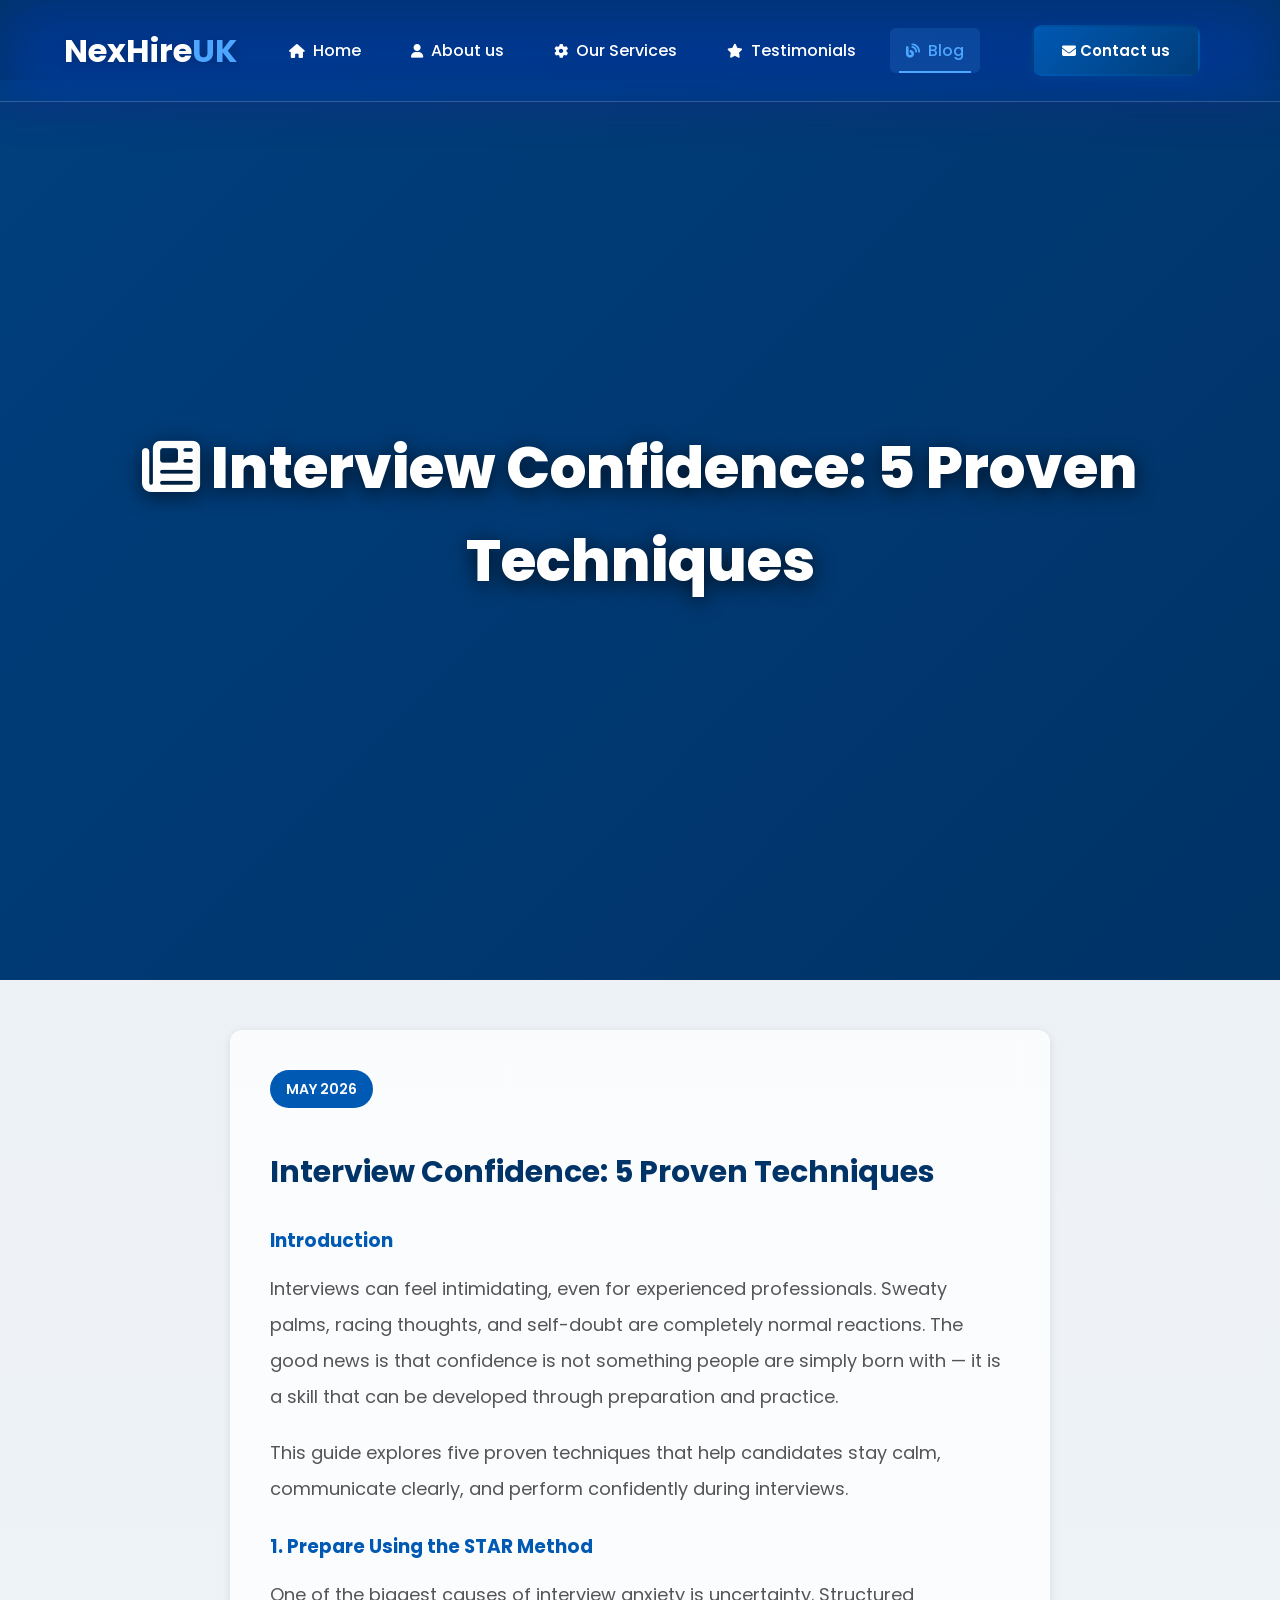
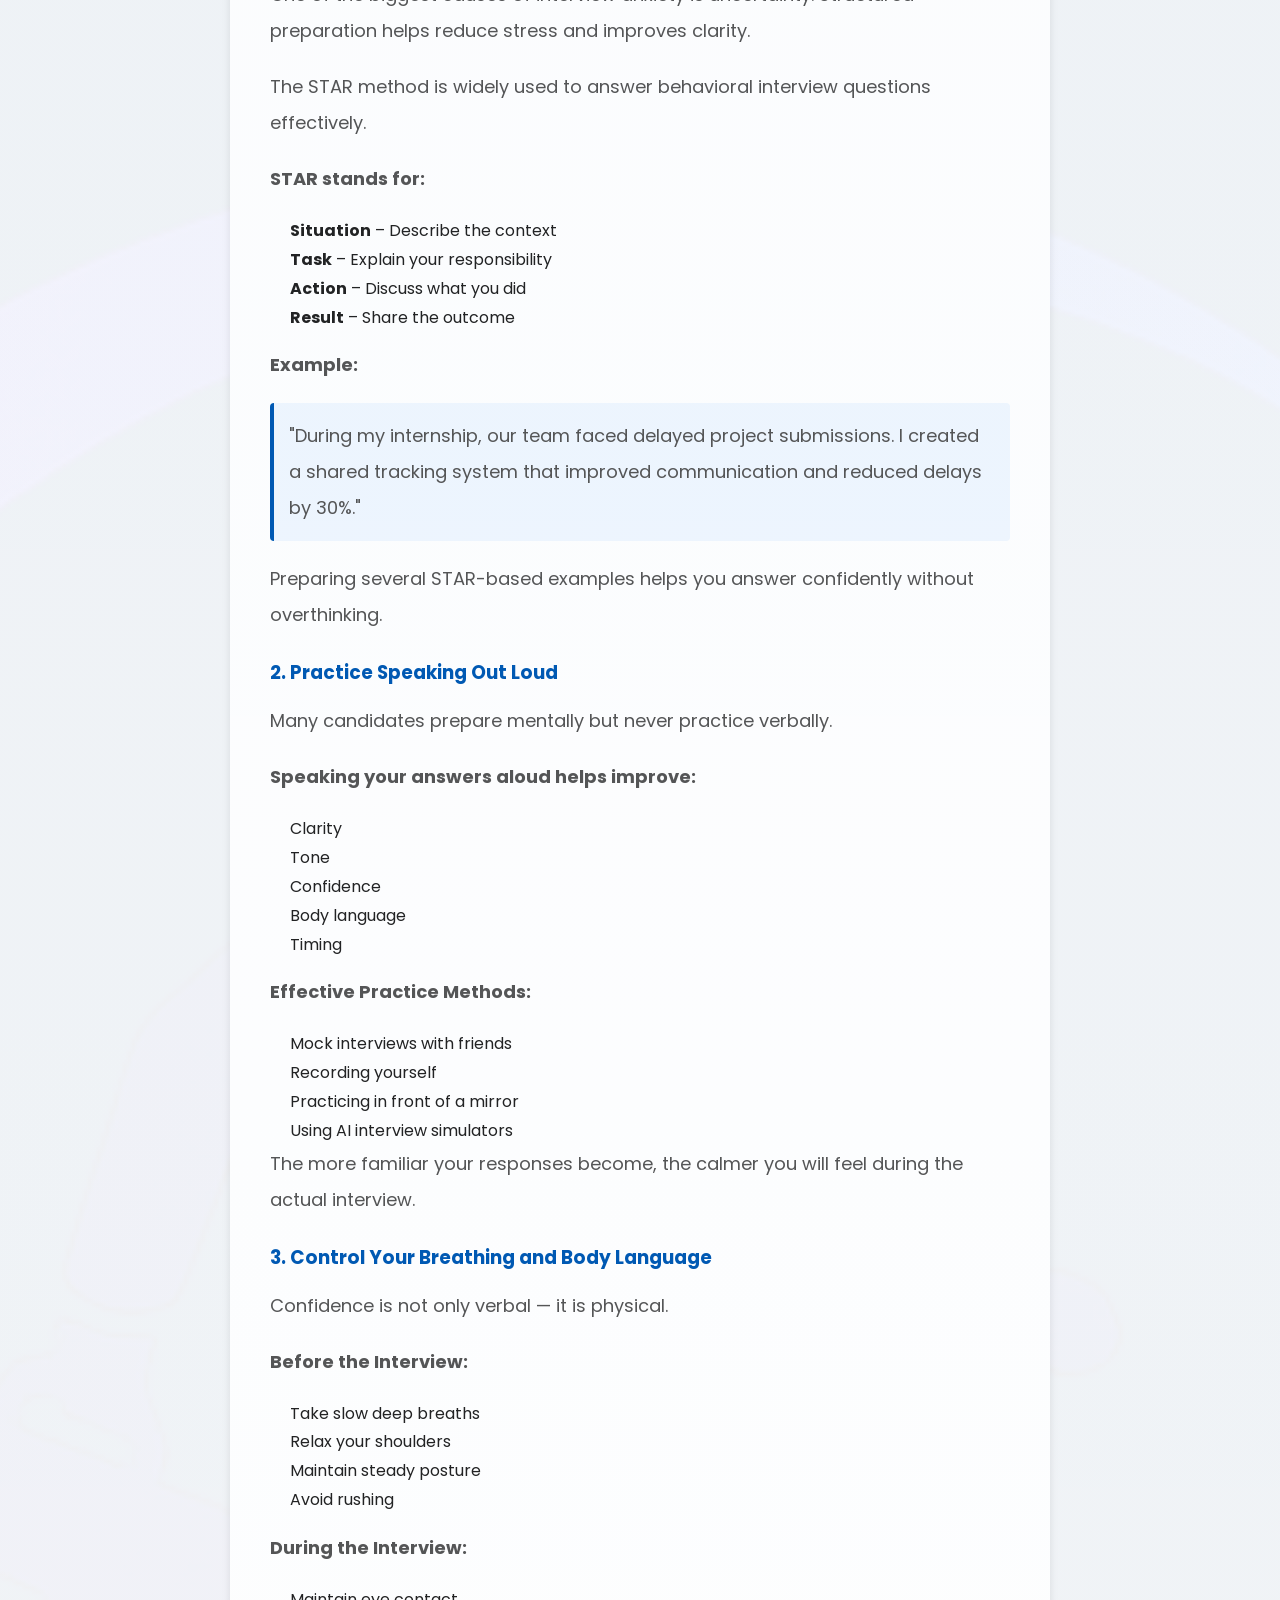
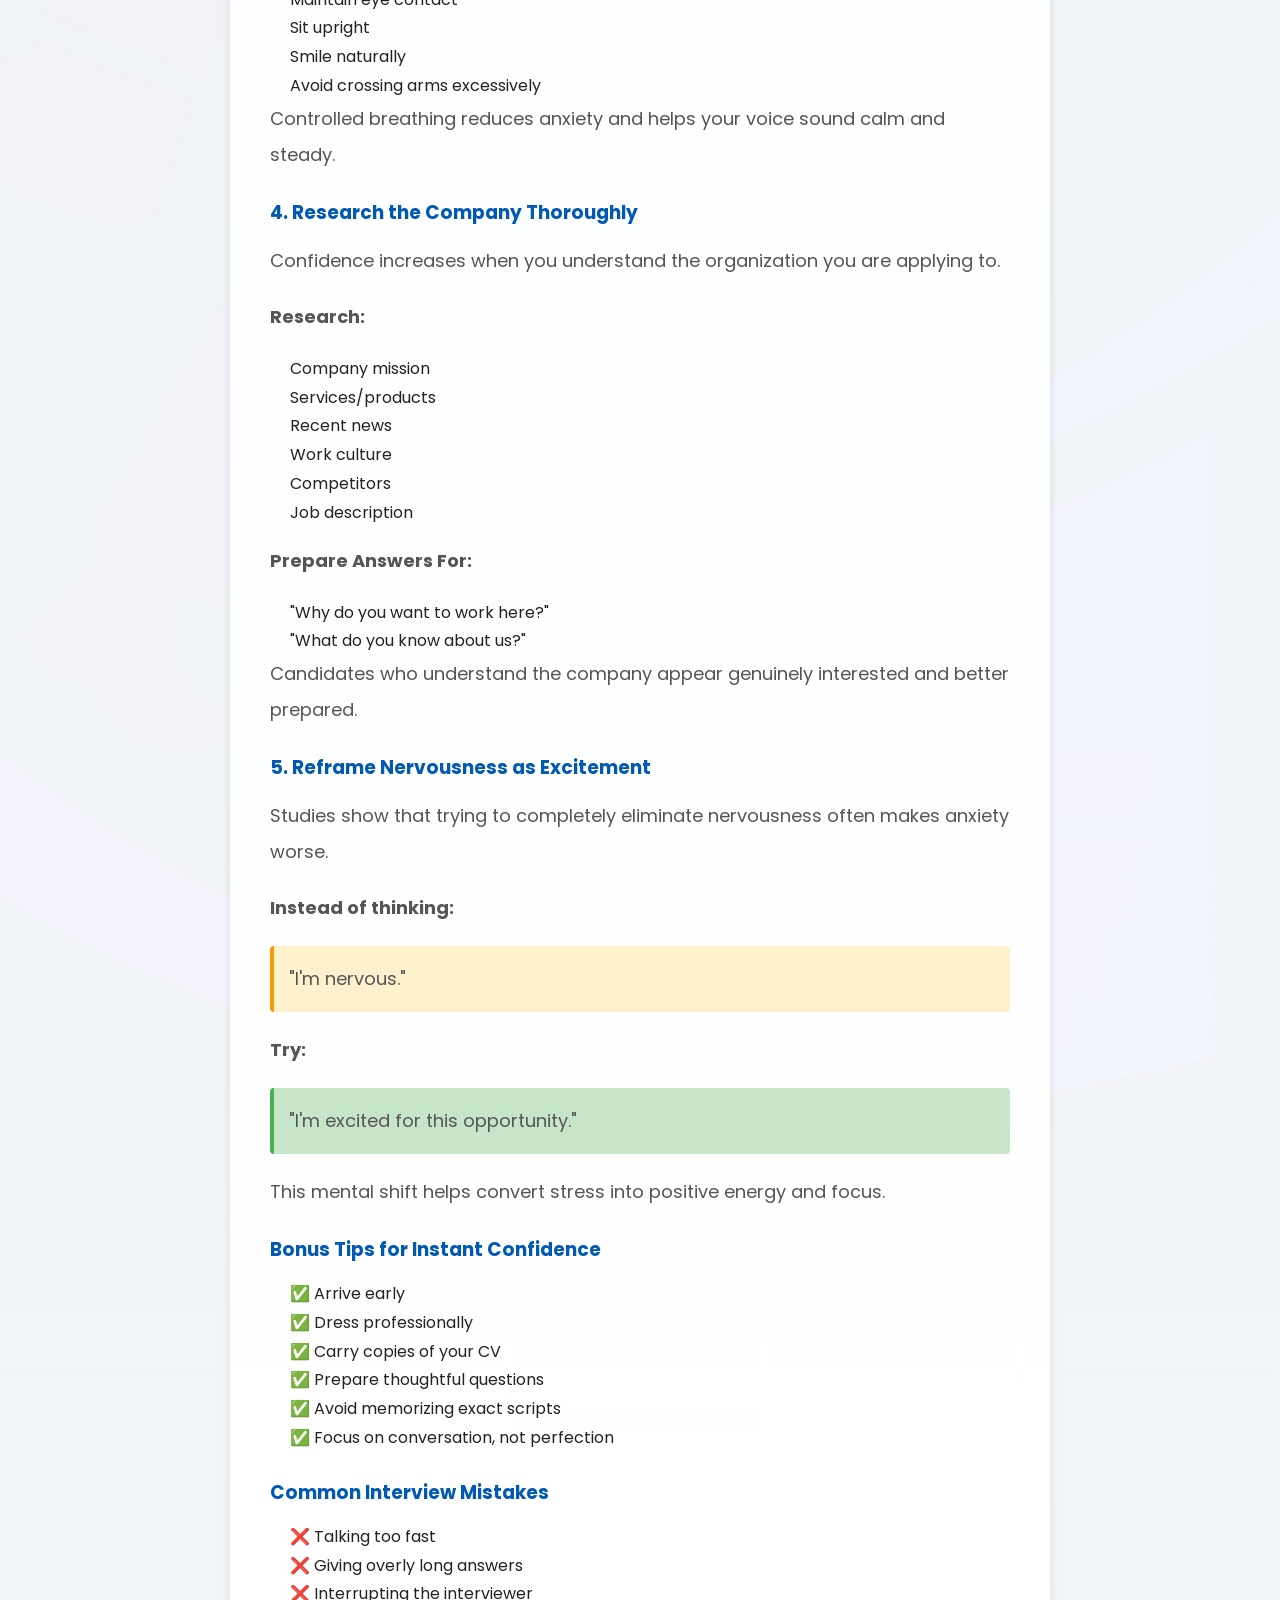
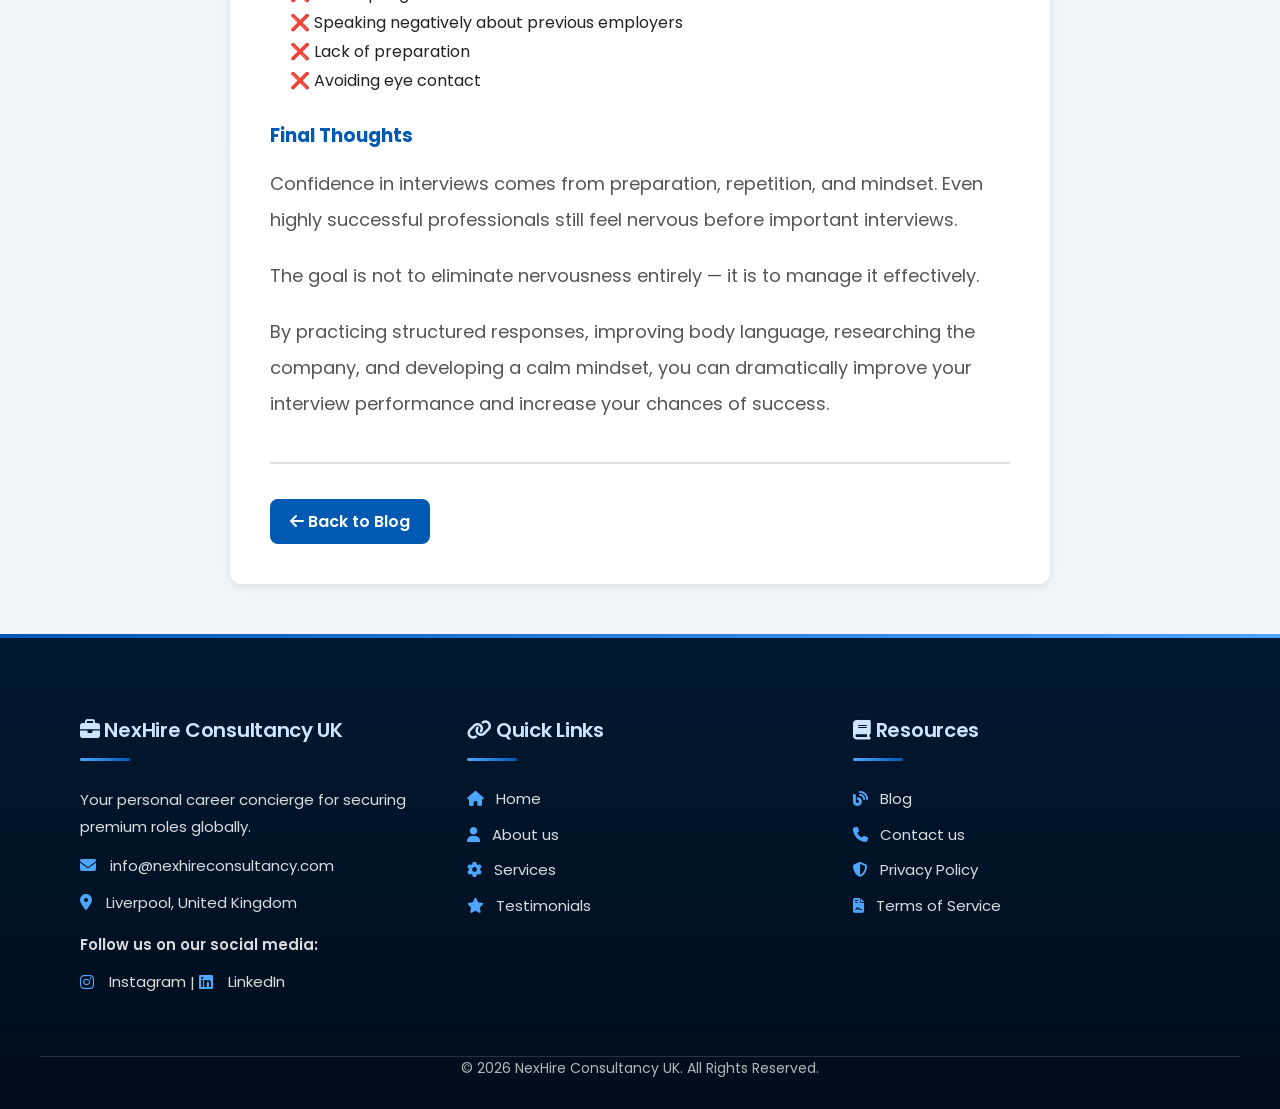
<file: article-interview-confidence.html>
<!DOCTYPE html>
<html lang="en">

<head>
  <meta charset="UTF-8">
  <meta name="viewport" content="width=device-width, initial-scale=1.0">
  <title>Interview Confidence: 5 Proven Techniques | NexHire Consultancy UK</title>
  <link rel="stylesheet" href="style.css">
  
  <!-- FONT AWESOME ICONS -->
  <link rel="stylesheet" href="https://cdnjs.cloudflare.com/ajax/libs/font-awesome/6.4.0/css/all.min.css">
  
  <!-- GOOGLE FONT -->
  <link rel="preconnect" href="https://fonts.googleapis.com">
  <link rel="preconnect" href="https://fonts.gstatic.com" crossorigin>
  <link href="https://fonts.googleapis.com/css2?family=Poppins:wght@300;400;500;600;700&display=swap" rel="stylesheet"/>
  
  <!-- JAVASCRIPT -->
  <script src="script.js" defer></script>
</head>

<body class="page-article">

<!-- NAVBAR -->
<nav>
  <div class="hamburger">
    <i class="fas fa-bars"></i>
  </div>

  <div class="logo-section">
    <h2>NexHire<span>UK</span></h2>
  </div>

  <ul class="nav-links">
    <li><a href="index.html"><i class="fas fa-home"></i> Home</a></li>
    <li><a href="about.html"><i class="fas fa-user"></i> About us</a></li>
    <li><a href="services.html"><i class="fas fa-cog"></i> Our Services</a></li>
    <li><a href="testimonials.html"><i class="fas fa-star"></i> Testimonials</a></li>
    <li><a href="blog.html" class="active"><i class="fas fa-blog"></i> Blog</a></li>
    <li class="nav-contact-mobile"><a href="contact.html"><i class="fas fa-envelope"></i> Contact us</a></li>
  </ul>

  <div class="nav-cta">
    <a href="contact.html">
      <button class="btn-primary"><i class="fas fa-envelope"></i> Contact us</button>
    </a>
  </div>
</nav>

<header class="small-header">
  <div class="small-header-content">
    <h1><i class="fas fa-newspaper"></i> Interview Confidence: 5 Proven Techniques</h1>
  </div>
</header>

<section class="page-section">
  <div class="container">
    <article class="blog-article" style="background: white; padding: 40px; border-radius: 12px; box-shadow: 0 2px 8px rgba(0,0,0,0.1);">
      <div class="blog-date" style="display: inline-block; background: #0059b3; color: white; padding: 8px 16px; border-radius: 25px; margin-bottom: 20px; font-size: 14px;">May 2026</div>
      <h2 style="margin-top: 20px; margin-bottom: 30px; color: #003366;">Interview Confidence: 5 Proven Techniques</h2>
      
      <h3 style="color: #0059b3; margin-top: 25px; margin-bottom: 15px;">Introduction</h3>
      <p>Interviews can feel intimidating, even for experienced professionals. Sweaty palms, racing thoughts, and self-doubt are completely normal reactions. The good news is that confidence is not something people are simply born with — it is a skill that can be developed through preparation and practice.</p>
      <p>This guide explores five proven techniques that help candidates stay calm, communicate clearly, and perform confidently during interviews.</p>

      <h3 style="color: #0059b3; margin-top: 25px; margin-bottom: 15px;">1. Prepare Using the STAR Method</h3>
      <p>One of the biggest causes of interview anxiety is uncertainty. Structured preparation helps reduce stress and improves clarity.</p>
      <p>The STAR method is widely used to answer behavioral interview questions effectively.</p>
      <p><strong>STAR stands for:</strong></p>
      <ul style="margin-left: 20px; line-height: 1.8;">
        <li><strong>Situation</strong> – Describe the context</li>
        <li><strong>Task</strong> – Explain your responsibility</li>
        <li><strong>Action</strong> – Discuss what you did</li>
        <li><strong>Result</strong> – Share the outcome</li>
      </ul>
      <p style="margin-top: 15px;"><strong>Example:</strong></p>
      <p style="background: #f0f7ff; padding: 15px; border-left: 4px solid #0059b3; border-radius: 4px;">"During my internship, our team faced delayed project submissions. I created a shared tracking system that improved communication and reduced delays by 30%."</p>
      <p>Preparing several STAR-based examples helps you answer confidently without overthinking.</p>

      <h3 style="color: #0059b3; margin-top: 25px; margin-bottom: 15px;">2. Practice Speaking Out Loud</h3>
      <p>Many candidates prepare mentally but never practice verbally.</p>
      <p><strong>Speaking your answers aloud helps improve:</strong></p>
      <ul style="margin-left: 20px; line-height: 1.8;">
        <li>Clarity</li>
        <li>Tone</li>
        <li>Confidence</li>
        <li>Body language</li>
        <li>Timing</li>
      </ul>
      <p style="margin-top: 15px;"><strong>Effective Practice Methods:</strong></p>
      <ul style="margin-left: 20px; line-height: 1.8;">
        <li>Mock interviews with friends</li>
        <li>Recording yourself</li>
        <li>Practicing in front of a mirror</li>
        <li>Using AI interview simulators</li>
      </ul>
      <p>The more familiar your responses become, the calmer you will feel during the actual interview.</p>

      <h3 style="color: #0059b3; margin-top: 25px; margin-bottom: 15px;">3. Control Your Breathing and Body Language</h3>
      <p>Confidence is not only verbal — it is physical.</p>
      <p><strong>Before the Interview:</strong></p>
      <ul style="margin-left: 20px; line-height: 1.8;">
        <li>Take slow deep breaths</li>
        <li>Relax your shoulders</li>
        <li>Maintain steady posture</li>
        <li>Avoid rushing</li>
      </ul>
      <p style="margin-top: 15px;"><strong>During the Interview:</strong></p>
      <ul style="margin-left: 20px; line-height: 1.8;">
        <li>Maintain eye contact</li>
        <li>Sit upright</li>
        <li>Smile naturally</li>
        <li>Avoid crossing arms excessively</li>
      </ul>
      <p>Controlled breathing reduces anxiety and helps your voice sound calm and steady.</p>

      <h3 style="color: #0059b3; margin-top: 25px; margin-bottom: 15px;">4. Research the Company Thoroughly</h3>
      <p>Confidence increases when you understand the organization you are applying to.</p>
      <p><strong>Research:</strong></p>
      <ul style="margin-left: 20px; line-height: 1.8;">
        <li>Company mission</li>
        <li>Services/products</li>
        <li>Recent news</li>
        <li>Work culture</li>
        <li>Competitors</li>
        <li>Job description</li>
      </ul>
      <p style="margin-top: 15px;"><strong>Prepare Answers For:</strong></p>
      <ul style="margin-left: 20px; line-height: 1.8;">
        <li>"Why do you want to work here?"</li>
        <li>"What do you know about us?"</li>
      </ul>
      <p>Candidates who understand the company appear genuinely interested and better prepared.</p>

      <h3 style="color: #0059b3; margin-top: 25px; margin-bottom: 15px;">5. Reframe Nervousness as Excitement</h3>
      <p>Studies show that trying to completely eliminate nervousness often makes anxiety worse.</p>
      <p><strong>Instead of thinking:</strong></p>
      <p style="background: #fff3cd; padding: 15px; border-left: 4px solid #ff9800; border-radius: 4px;">"I'm nervous."</p>
      <p style="margin-top: 15px;"><strong>Try:</strong></p>
      <p style="background: #c8e6c9; padding: 15px; border-left: 4px solid #4caf50; border-radius: 4px;">"I'm excited for this opportunity."</p>
      <p>This mental shift helps convert stress into positive energy and focus.</p>

      <h3 style="color: #0059b3; margin-top: 25px; margin-bottom: 15px;">Bonus Tips for Instant Confidence</h3>
      <ul style="margin-left: 20px; line-height: 1.8;">
        <li>✅ Arrive early</li>
        <li>✅ Dress professionally</li>
        <li>✅ Carry copies of your CV</li>
        <li>✅ Prepare thoughtful questions</li>
        <li>✅ Avoid memorizing exact scripts</li>
        <li>✅ Focus on conversation, not perfection</li>
      </ul>

      <h3 style="color: #0059b3; margin-top: 25px; margin-bottom: 15px;">Common Interview Mistakes</h3>
      <ul style="margin-left: 20px; line-height: 1.8;">
        <li>❌ Talking too fast</li>
        <li>❌ Giving overly long answers</li>
        <li>❌ Interrupting the interviewer</li>
        <li>❌ Speaking negatively about previous employers</li>
        <li>❌ Lack of preparation</li>
        <li>❌ Avoiding eye contact</li>
      </ul>

      <h3 style="color: #0059b3; margin-top: 25px; margin-bottom: 15px;">Final Thoughts</h3>
      <p>Confidence in interviews comes from preparation, repetition, and mindset. Even highly successful professionals still feel nervous before important interviews.</p>
      <p>The goal is not to eliminate nervousness entirely — it is to manage it effectively.</p>
      <p>By practicing structured responses, improving body language, researching the company, and developing a calm mindset, you can dramatically improve your interview performance and increase your chances of success.</p>
      
      <div style="margin-top: 40px; padding-top: 20px; border-top: 2px solid #e0e0e0;">
        <a href="blog.html" class="read-more" style="display: inline-block; padding: 10px 20px; background: #0059b3; color: white; text-decoration: none; border-radius: 8px; transition: 0.3s;">
          <i class="fas fa-arrow-left"></i> Back to Blog
        </a>
      </div>
    </article>
  </div>
</section>

<footer>
  <div class="container footer-content">
    <div class="footer-col">
      <h3><i class="fas fa-briefcase"></i> NexHire Consultancy UK</h3>
      <p>Your personal career concierge for securing premium roles globally.</p>
      <div class="contact-info">
        <p><i class="fas fa-envelope"></i> info@nexhireconsultancy.com</p>
        <p><i class="fas fa-map-marker-alt"></i> Liverpool, United Kingdom</p>
        <p class="social-text">Follow us on our social media:</p>
        <p class="social-links-text">
          <a href="https://www.instagram.com/nexhireconsultancyuk/?hl=en" target="_blank"><i class="fab fa-instagram"></i> Instagram</a> | 
          <a href="https://www.linkedin.com/company/nexhireconsultancyuk/" target="_blank"><i class="fab fa-linkedin"></i> LinkedIn</a>
        </p>
      </div>
    </div>

    <div class="footer-col">
      <h3><i class="fas fa-link"></i> Quick Links</h3>
      <ul>
        <li><a href="index.html"><i class="fas fa-home"></i> Home</a></li>
        <li><a href="about.html"><i class="fas fa-user"></i> About us</a></li>
        <li><a href="services.html"><i class="fas fa-cog"></i> Services</a></li>
        <li><a href="testimonials.html"><i class="fas fa-star"></i> Testimonials</a></li>
      </ul>
    </div>

    <div class="footer-col">
      <h3><i class="fas fa-book"></i> Resources</h3>
      <ul>
        <li><a href="blog.html"><i class="fas fa-blog"></i> Blog</a></li>
        <li><a href="contact.html"><i class="fas fa-phone"></i> Contact us</a></li>
        <li><a href="privacy-policy.html"><i class="fas fa-shield-alt"></i> Privacy Policy</a></li>
        <li><a href="terms-of-service.html"><i class="fas fa-file-contract"></i> Terms of Service</a></li>
      </ul>
    </div>
  </div>

  <div class="footer-bottom container">
    <p>&copy; 2026 NexHire Consultancy UK. All Rights Reserved.</p>
  </div>
</footer>

</body>

</html>
</file>
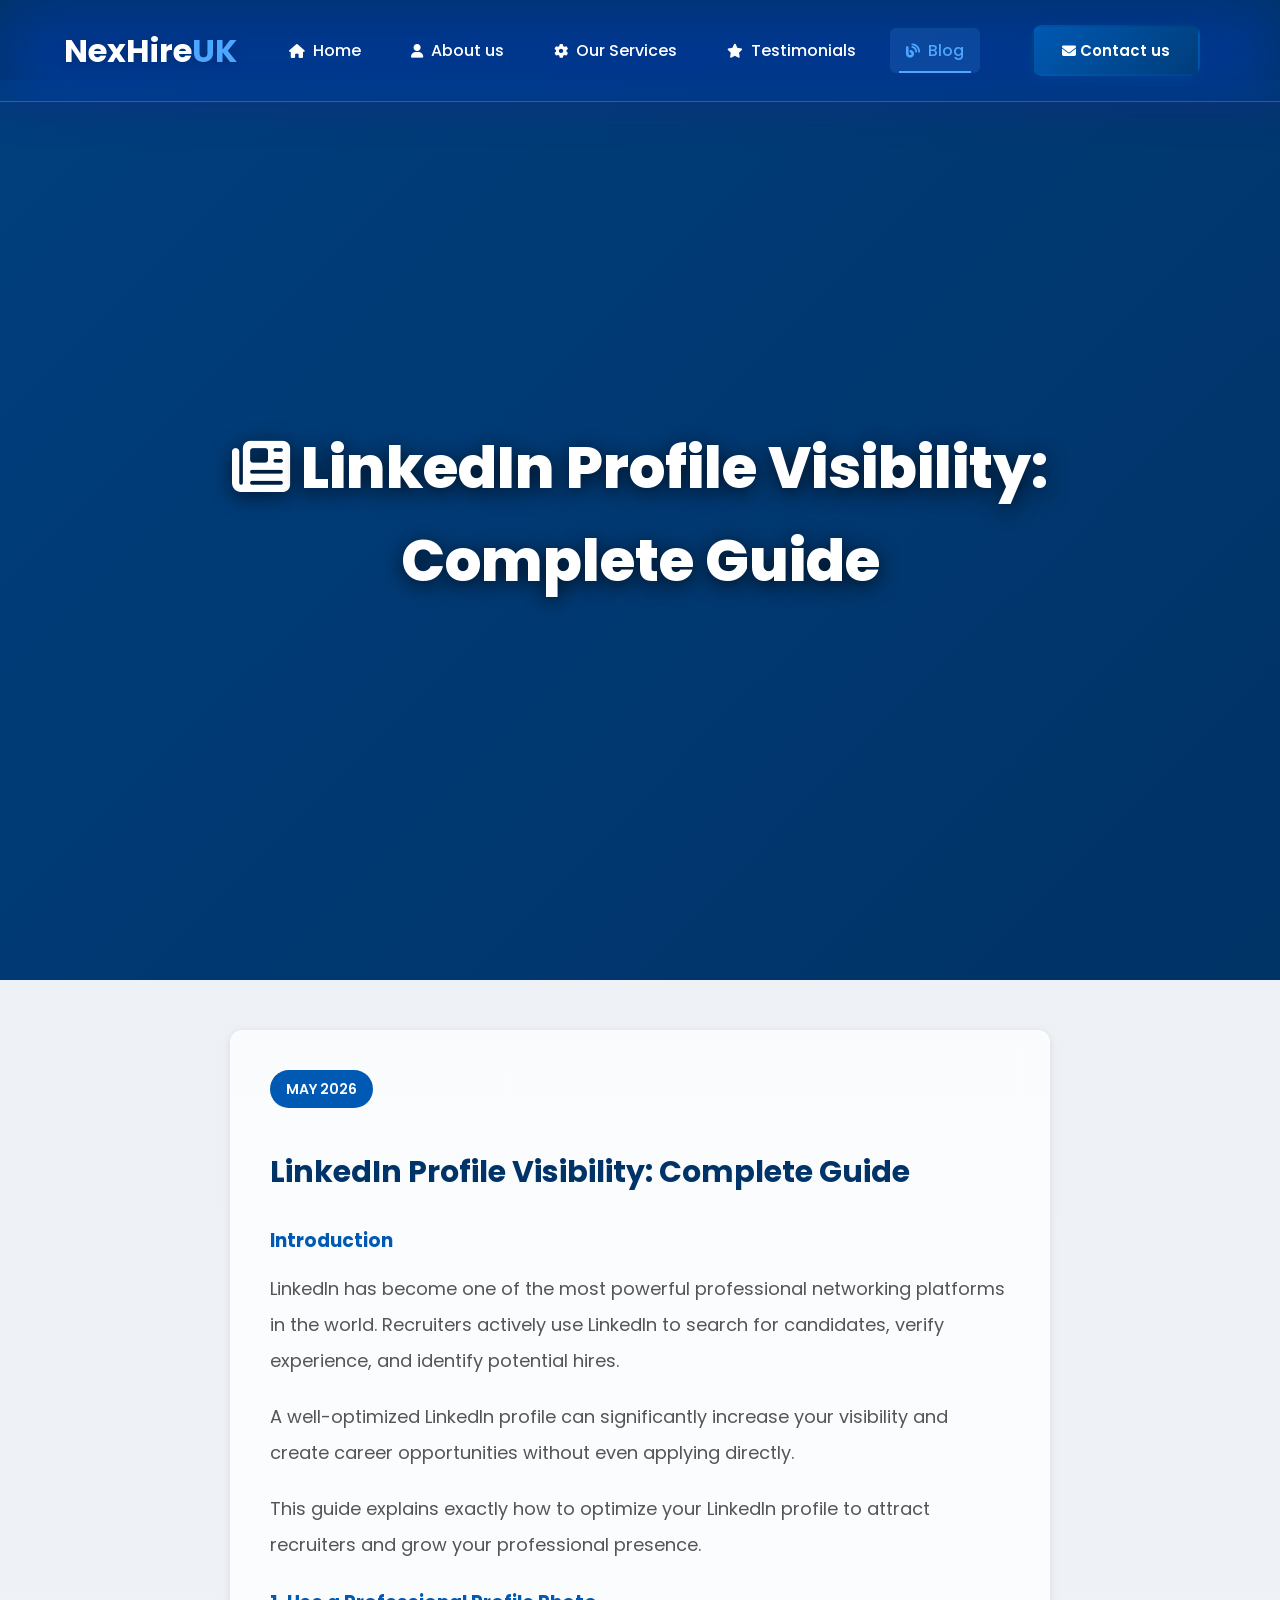
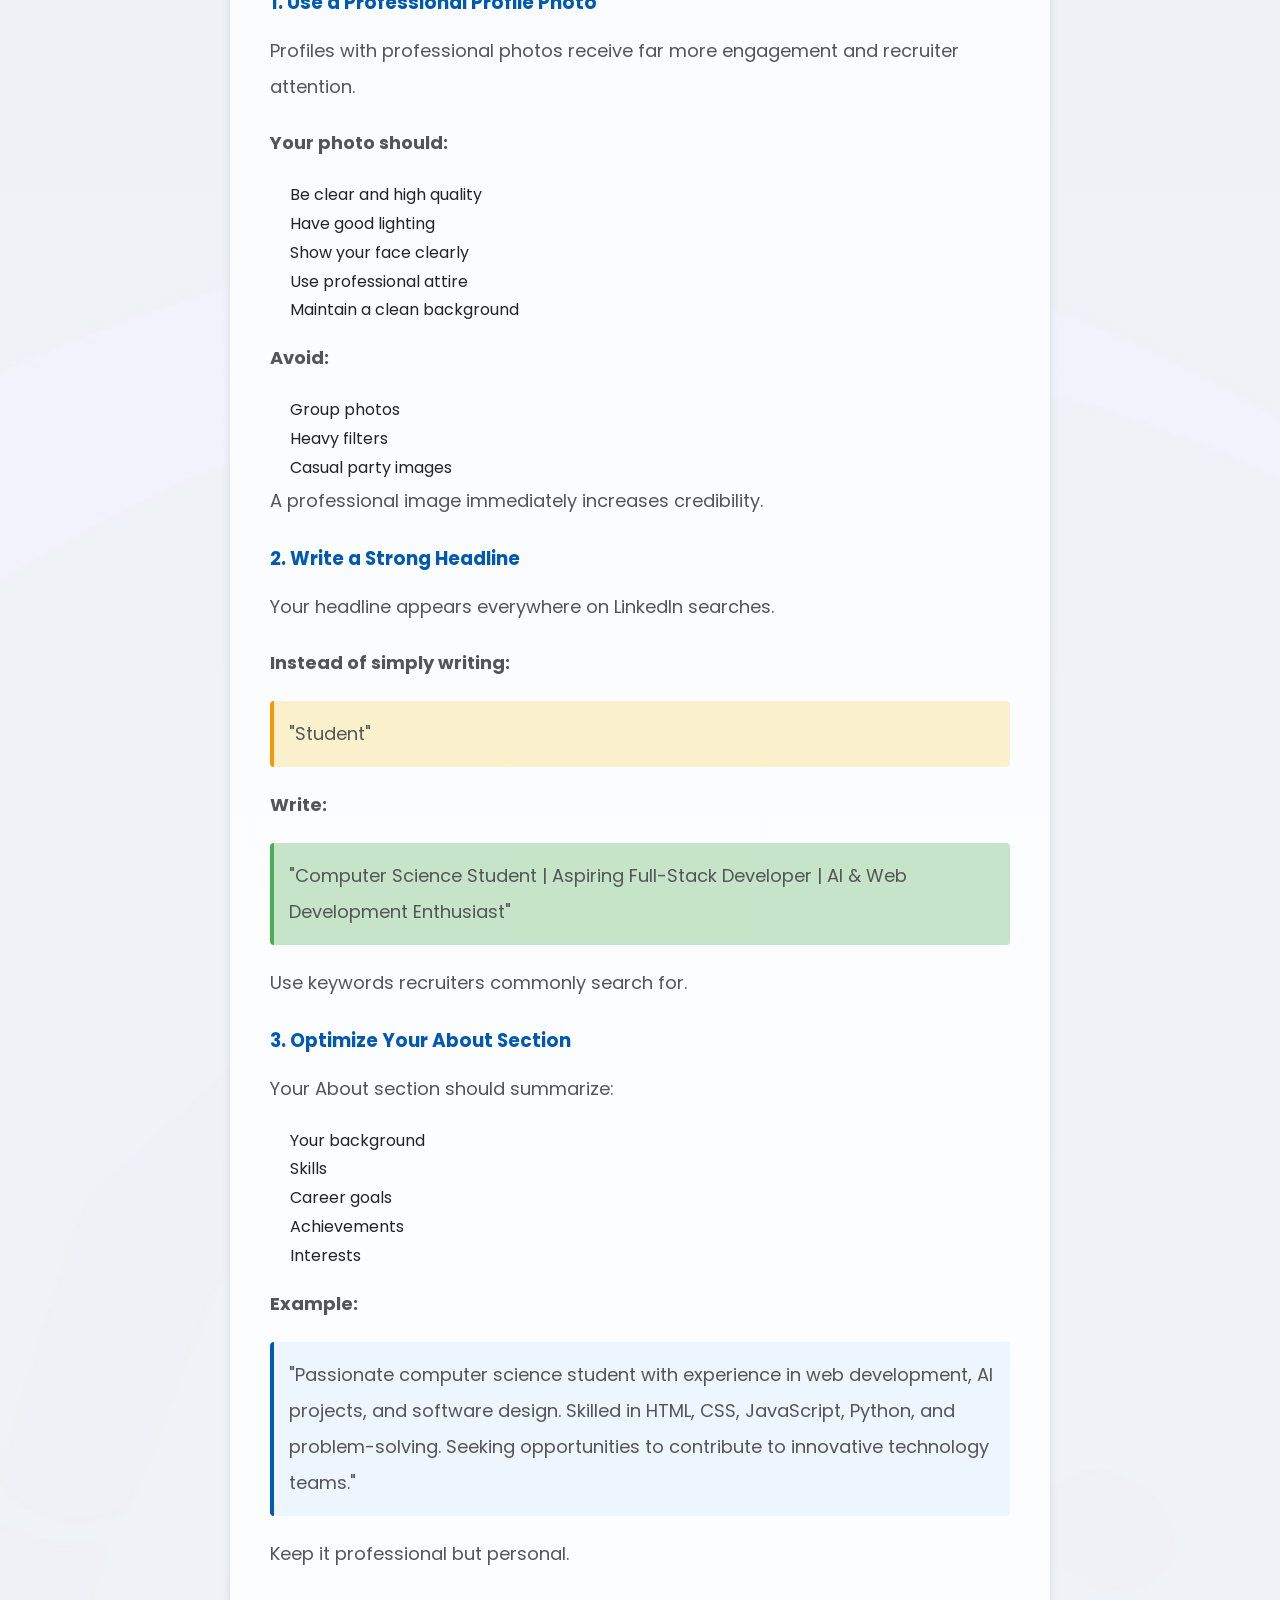
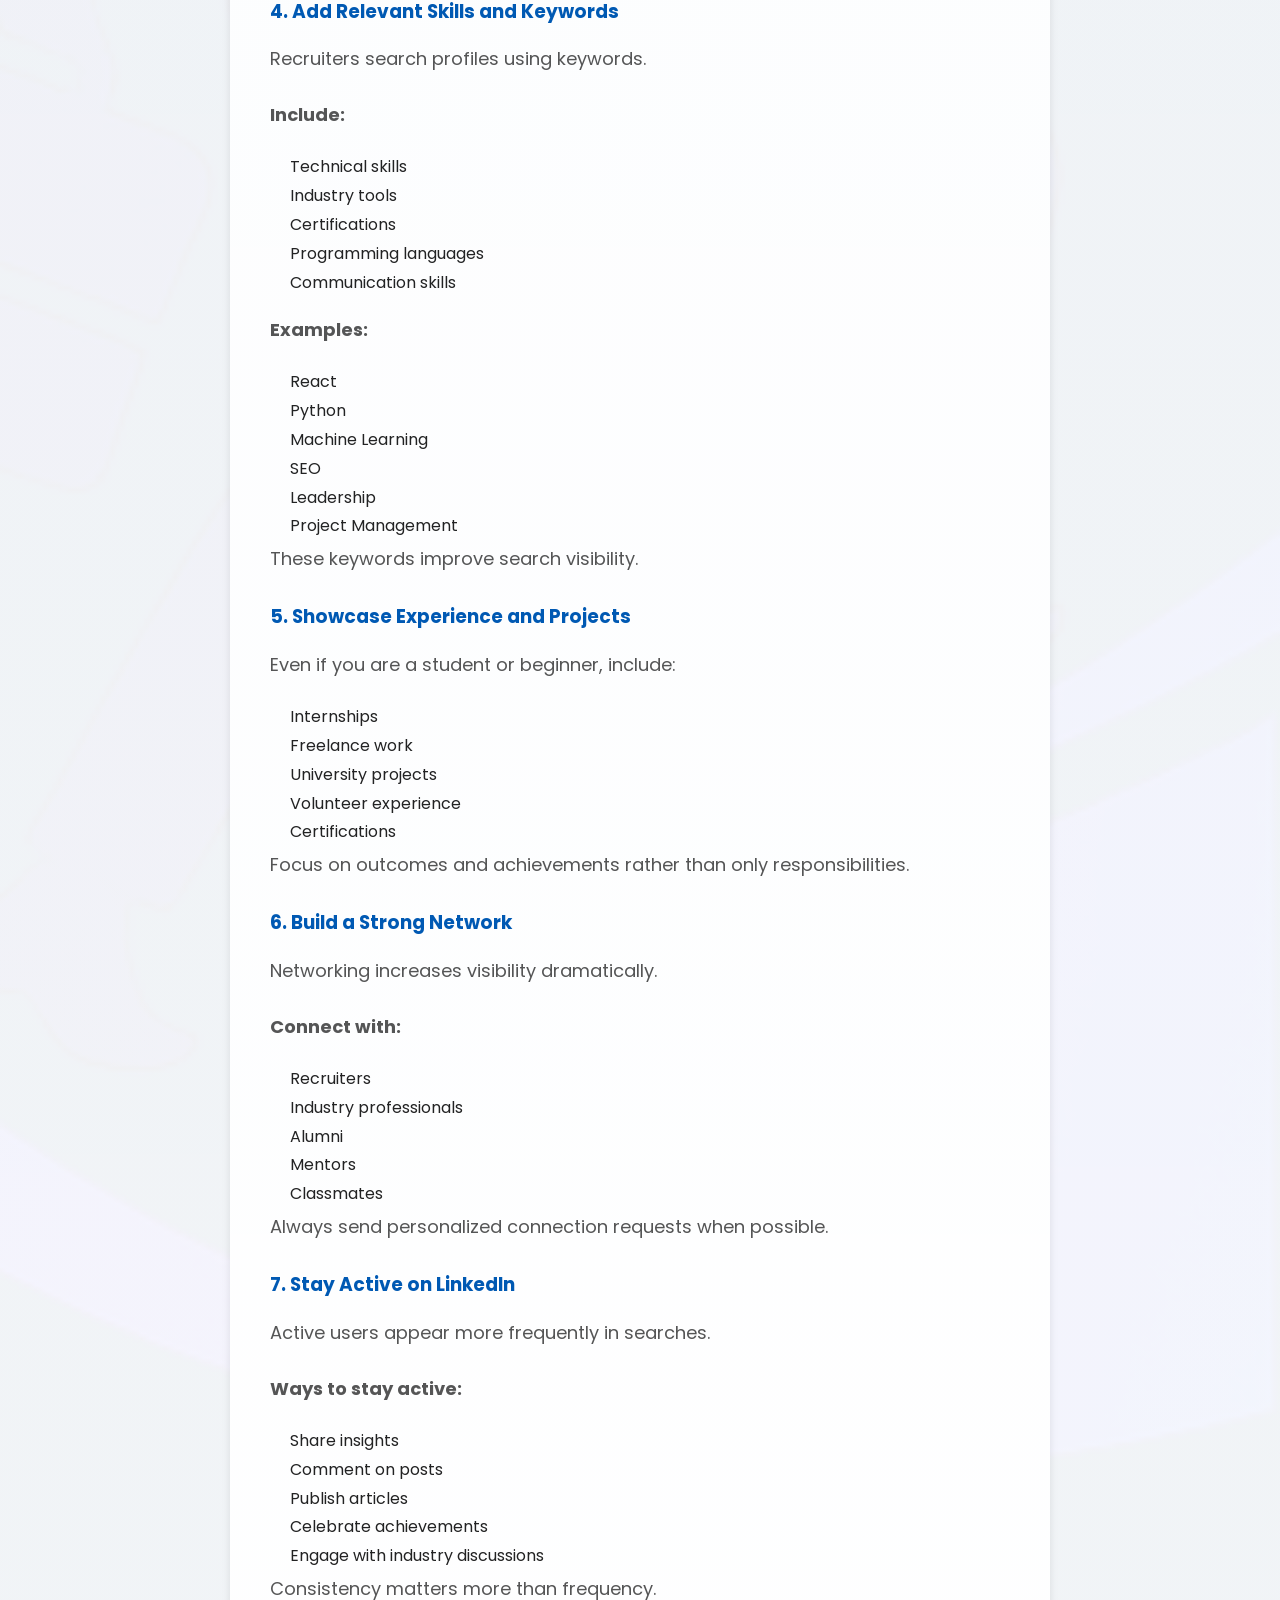
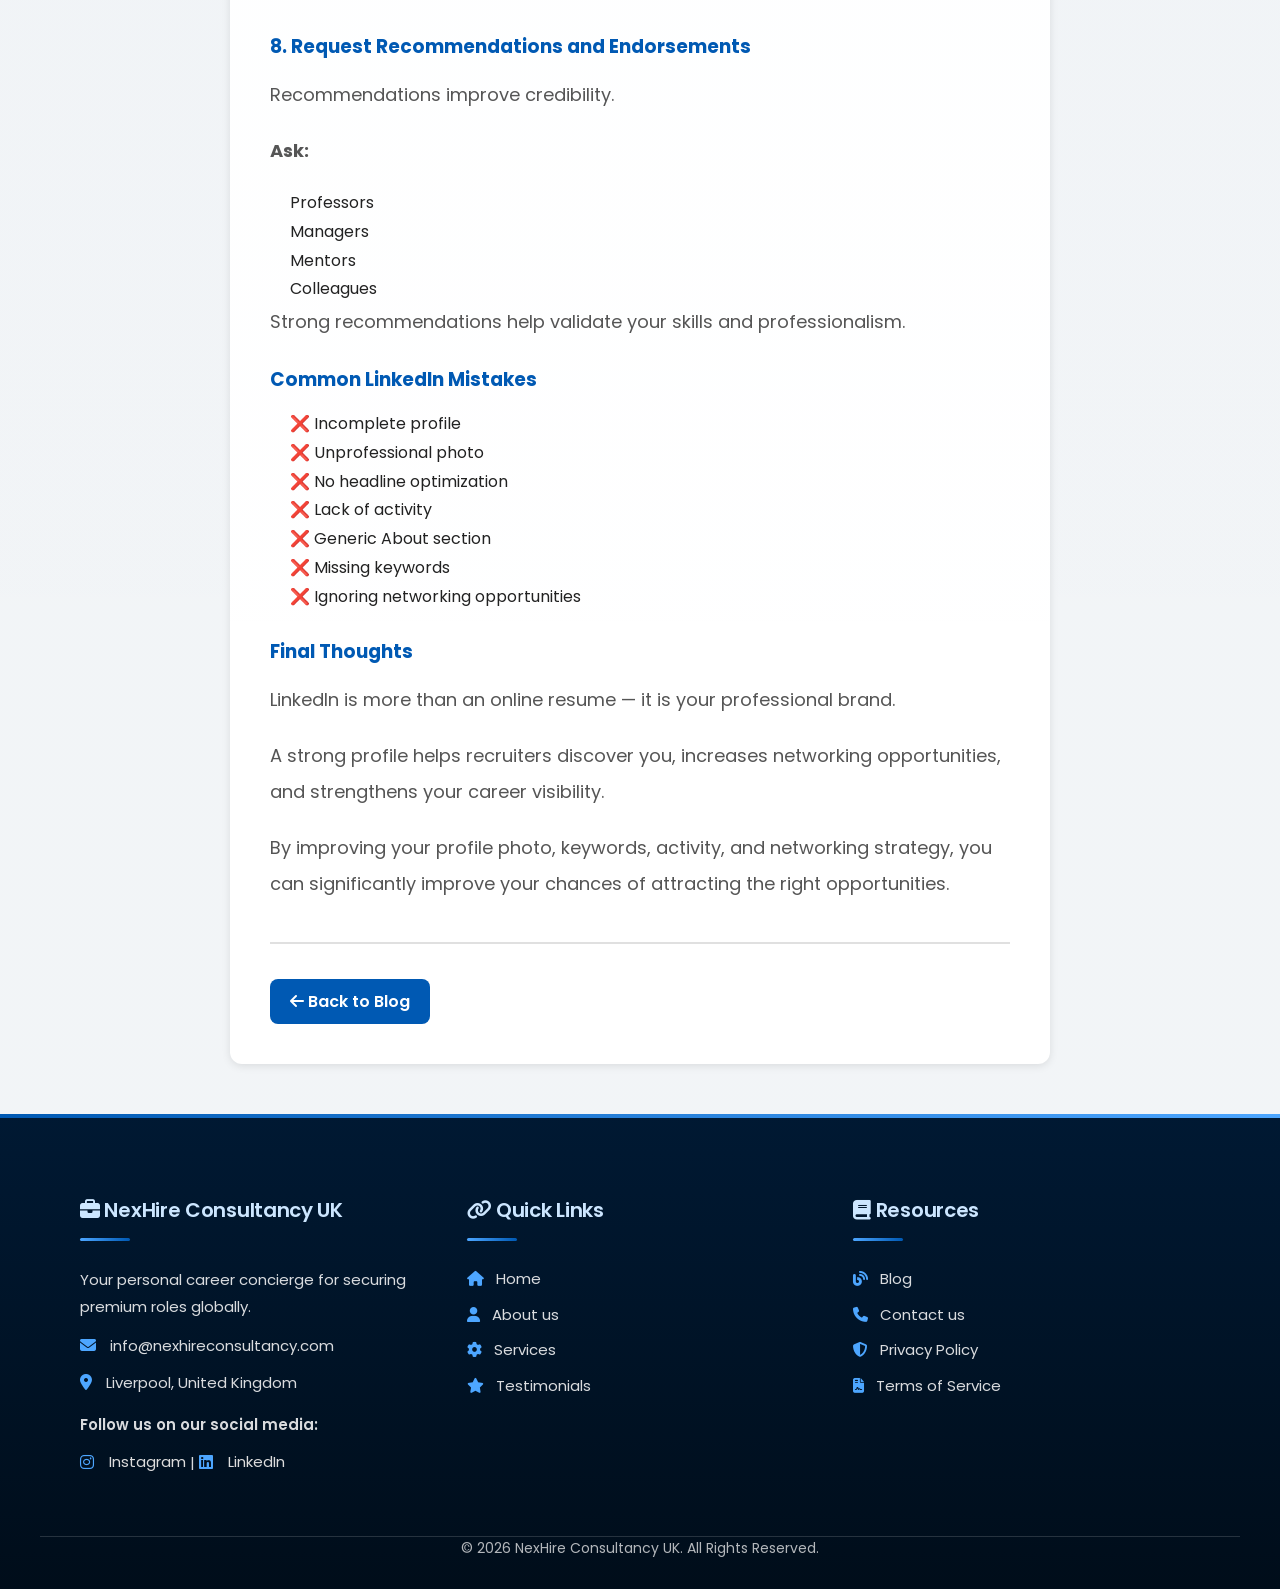
<file: article-linkedin-profile.html>
<!DOCTYPE html>
<html lang="en">

<head>
  <meta charset="UTF-8">
  <meta name="viewport" content="width=device-width, initial-scale=1.0">
  <title>LinkedIn Profile Visibility: Complete Guide | NexHire Consultancy UK</title>
  <link rel="stylesheet" href="style.css">
  
  <!-- FONT AWESOME ICONS -->
  <link rel="stylesheet" href="https://cdnjs.cloudflare.com/ajax/libs/font-awesome/6.4.0/css/all.min.css">
  
  <!-- GOOGLE FONT -->
  <link rel="preconnect" href="https://fonts.googleapis.com">
  <link rel="preconnect" href="https://fonts.gstatic.com" crossorigin>
  <link href="https://fonts.googleapis.com/css2?family=Poppins:wght@300;400;500;600;700&display=swap" rel="stylesheet"/>
  
  <!-- JAVASCRIPT -->
  <script src="script.js" defer></script>
</head>

<body class="page-article">

<!-- NAVBAR -->
<nav>
  <div class="hamburger">
    <i class="fas fa-bars"></i>
  </div>

  <div class="logo-section">
    <h2>NexHire<span>UK</span></h2>
  </div>

  <ul class="nav-links">
    <li><a href="index.html"><i class="fas fa-home"></i> Home</a></li>
    <li><a href="about.html"><i class="fas fa-user"></i> About us</a></li>
    <li><a href="services.html"><i class="fas fa-cog"></i> Our Services</a></li>
    <li><a href="testimonials.html"><i class="fas fa-star"></i> Testimonials</a></li>
    <li><a href="blog.html" class="active"><i class="fas fa-blog"></i> Blog</a></li>
    <li class="nav-contact-mobile"><a href="contact.html"><i class="fas fa-envelope"></i> Contact us</a></li>
  </ul>

  <div class="nav-cta">
    <a href="contact.html">
      <button class="btn-primary"><i class="fas fa-envelope"></i> Contact us</button>
    </a>
  </div>
</nav>

<header class="small-header">
  <div class="small-header-content">
    <h1><i class="fas fa-newspaper"></i> LinkedIn Profile Visibility: Complete Guide</h1>
  </div>
</header>

<section class="page-section">
  <div class="container">
    <article class="blog-article" style="background: white; padding: 40px; border-radius: 12px; box-shadow: 0 2px 8px rgba(0,0,0,0.1);">
      <div class="blog-date" style="display: inline-block; background: #0059b3; color: white; padding: 8px 16px; border-radius: 25px; margin-bottom: 20px; font-size: 14px;">May 2026</div>
      <h2 style="margin-top: 20px; margin-bottom: 30px; color: #003366;">LinkedIn Profile Visibility: Complete Guide</h2>
      
      <h3 style="color: #0059b3; margin-top: 25px; margin-bottom: 15px;">Introduction</h3>
      <p>LinkedIn has become one of the most powerful professional networking platforms in the world. Recruiters actively use LinkedIn to search for candidates, verify experience, and identify potential hires.</p>
      <p>A well-optimized LinkedIn profile can significantly increase your visibility and create career opportunities without even applying directly.</p>
      <p>This guide explains exactly how to optimize your LinkedIn profile to attract recruiters and grow your professional presence.</p>

      <h3 style="color: #0059b3; margin-top: 25px; margin-bottom: 15px;">1. Use a Professional Profile Photo</h3>
      <p>Profiles with professional photos receive far more engagement and recruiter attention.</p>
      <p><strong>Your photo should:</strong></p>
      <ul style="margin-left: 20px; line-height: 1.8;">
        <li>Be clear and high quality</li>
        <li>Have good lighting</li>
        <li>Show your face clearly</li>
        <li>Use professional attire</li>
        <li>Maintain a clean background</li>
      </ul>
      <p style="margin-top: 15px;"><strong>Avoid:</strong></p>
      <ul style="margin-left: 20px; line-height: 1.8;">
        <li>Group photos</li>
        <li>Heavy filters</li>
        <li>Casual party images</li>
      </ul>
      <p>A professional image immediately increases credibility.</p>

      <h3 style="color: #0059b3; margin-top: 25px; margin-bottom: 15px;">2. Write a Strong Headline</h3>
      <p>Your headline appears everywhere on LinkedIn searches.</p>
      <p><strong>Instead of simply writing:</strong></p>
      <p style="background: #fff3cd; padding: 15px; border-left: 4px solid #ff9800; border-radius: 4px;">"Student"</p>
      <p style="margin-top: 15px;"><strong>Write:</strong></p>
      <p style="background: #c8e6c9; padding: 15px; border-left: 4px solid #4caf50; border-radius: 4px;">"Computer Science Student | Aspiring Full-Stack Developer | AI & Web Development Enthusiast"</p>
      <p>Use keywords recruiters commonly search for.</p>

      <h3 style="color: #0059b3; margin-top: 25px; margin-bottom: 15px;">3. Optimize Your About Section</h3>
      <p>Your About section should summarize:</p>
      <ul style="margin-left: 20px; line-height: 1.8;">
        <li>Your background</li>
        <li>Skills</li>
        <li>Career goals</li>
        <li>Achievements</li>
        <li>Interests</li>
      </ul>
      <p style="margin-top: 15px;"><strong>Example:</strong></p>
      <p style="background: #f0f7ff; padding: 15px; border-left: 4px solid #0059b3; border-radius: 4px;">"Passionate computer science student with experience in web development, AI projects, and software design. Skilled in HTML, CSS, JavaScript, Python, and problem-solving. Seeking opportunities to contribute to innovative technology teams."</p>
      <p>Keep it professional but personal.</p>

      <h3 style="color: #0059b3; margin-top: 25px; margin-bottom: 15px;">4. Add Relevant Skills and Keywords</h3>
      <p>Recruiters search profiles using keywords.</p>
      <p><strong>Include:</strong></p>
      <ul style="margin-left: 20px; line-height: 1.8;">
        <li>Technical skills</li>
        <li>Industry tools</li>
        <li>Certifications</li>
        <li>Programming languages</li>
        <li>Communication skills</li>
      </ul>
      <p style="margin-top: 15px;"><strong>Examples:</strong></p>
      <ul style="margin-left: 20px; line-height: 1.8;">
        <li>React</li>
        <li>Python</li>
        <li>Machine Learning</li>
        <li>SEO</li>
        <li>Leadership</li>
        <li>Project Management</li>
      </ul>
      <p>These keywords improve search visibility.</p>

      <h3 style="color: #0059b3; margin-top: 25px; margin-bottom: 15px;">5. Showcase Experience and Projects</h3>
      <p>Even if you are a student or beginner, include:</p>
      <ul style="margin-left: 20px; line-height: 1.8;">
        <li>Internships</li>
        <li>Freelance work</li>
        <li>University projects</li>
        <li>Volunteer experience</li>
        <li>Certifications</li>
      </ul>
      <p>Focus on outcomes and achievements rather than only responsibilities.</p>

      <h3 style="color: #0059b3; margin-top: 25px; margin-bottom: 15px;">6. Build a Strong Network</h3>
      <p>Networking increases visibility dramatically.</p>
      <p><strong>Connect with:</strong></p>
      <ul style="margin-left: 20px; line-height: 1.8;">
        <li>Recruiters</li>
        <li>Industry professionals</li>
        <li>Alumni</li>
        <li>Mentors</li>
        <li>Classmates</li>
      </ul>
      <p>Always send personalized connection requests when possible.</p>

      <h3 style="color: #0059b3; margin-top: 25px; margin-bottom: 15px;">7. Stay Active on LinkedIn</h3>
      <p>Active users appear more frequently in searches.</p>
      <p><strong>Ways to stay active:</strong></p>
      <ul style="margin-left: 20px; line-height: 1.8;">
        <li>Share insights</li>
        <li>Comment on posts</li>
        <li>Publish articles</li>
        <li>Celebrate achievements</li>
        <li>Engage with industry discussions</li>
      </ul>
      <p>Consistency matters more than frequency.</p>

      <h3 style="color: #0059b3; margin-top: 25px; margin-bottom: 15px;">8. Request Recommendations and Endorsements</h3>
      <p>Recommendations improve credibility.</p>
      <p><strong>Ask:</strong></p>
      <ul style="margin-left: 20px; line-height: 1.8;">
        <li>Professors</li>
        <li>Managers</li>
        <li>Mentors</li>
        <li>Colleagues</li>
      </ul>
      <p>Strong recommendations help validate your skills and professionalism.</p>

      <h3 style="color: #0059b3; margin-top: 25px; margin-bottom: 15px;">Common LinkedIn Mistakes</h3>
      <ul style="margin-left: 20px; line-height: 1.8;">
        <li>❌ Incomplete profile</li>
        <li>❌ Unprofessional photo</li>
        <li>❌ No headline optimization</li>
        <li>❌ Lack of activity</li>
        <li>❌ Generic About section</li>
        <li>❌ Missing keywords</li>
        <li>❌ Ignoring networking opportunities</li>
      </ul>

      <h3 style="color: #0059b3; margin-top: 25px; margin-bottom: 15px;">Final Thoughts</h3>
      <p>LinkedIn is more than an online resume — it is your professional brand.</p>
      <p>A strong profile helps recruiters discover you, increases networking opportunities, and strengthens your career visibility.</p>
      <p>By improving your profile photo, keywords, activity, and networking strategy, you can significantly improve your chances of attracting the right opportunities.</p>
      
      <div style="margin-top: 40px; padding-top: 20px; border-top: 2px solid #e0e0e0;">
        <a href="blog.html" class="read-more" style="display: inline-block; padding: 10px 20px; background: #0059b3; color: white; text-decoration: none; border-radius: 8px; transition: 0.3s;">
          <i class="fas fa-arrow-left"></i> Back to Blog
        </a>
      </div>
    </article>
  </div>
</section>

<footer>
  <div class="container footer-content">
    <div class="footer-col">
      <h3><i class="fas fa-briefcase"></i> NexHire Consultancy UK</h3>
      <p>Your personal career concierge for securing premium roles globally.</p>
      <div class="contact-info">
        <p><i class="fas fa-envelope"></i> info@nexhireconsultancy.com</p>
        <p><i class="fas fa-map-marker-alt"></i> Liverpool, United Kingdom</p>
        <p class="social-text">Follow us on our social media:</p>
        <p class="social-links-text">
          <a href="https://www.instagram.com/nexhireconsultancyuk/?hl=en" target="_blank"><i class="fab fa-instagram"></i> Instagram</a> | 
          <a href="https://www.linkedin.com/company/nexhireconsultancyuk/" target="_blank"><i class="fab fa-linkedin"></i> LinkedIn</a>
        </p>
      </div>
    </div>

    <div class="footer-col">
      <h3><i class="fas fa-link"></i> Quick Links</h3>
      <ul>
        <li><a href="index.html"><i class="fas fa-home"></i> Home</a></li>
        <li><a href="about.html"><i class="fas fa-user"></i> About us</a></li>
        <li><a href="services.html"><i class="fas fa-cog"></i> Services</a></li>
        <li><a href="testimonials.html"><i class="fas fa-star"></i> Testimonials</a></li>
      </ul>
    </div>

    <div class="footer-col">
      <h3><i class="fas fa-book"></i> Resources</h3>
      <ul>
        <li><a href="blog.html"><i class="fas fa-blog"></i> Blog</a></li>
        <li><a href="contact.html"><i class="fas fa-phone"></i> Contact us</a></li>
        <li><a href="privacy-policy.html"><i class="fas fa-shield-alt"></i> Privacy Policy</a></li>
        <li><a href="terms-of-service.html"><i class="fas fa-file-contract"></i> Terms of Service</a></li>
      </ul>
    </div>
  </div>

  <div class="footer-bottom container">
    <p>&copy; 2026 NexHire Consultancy UK. All Rights Reserved.</p>
  </div>
</footer>

</body>

</html>
</file>
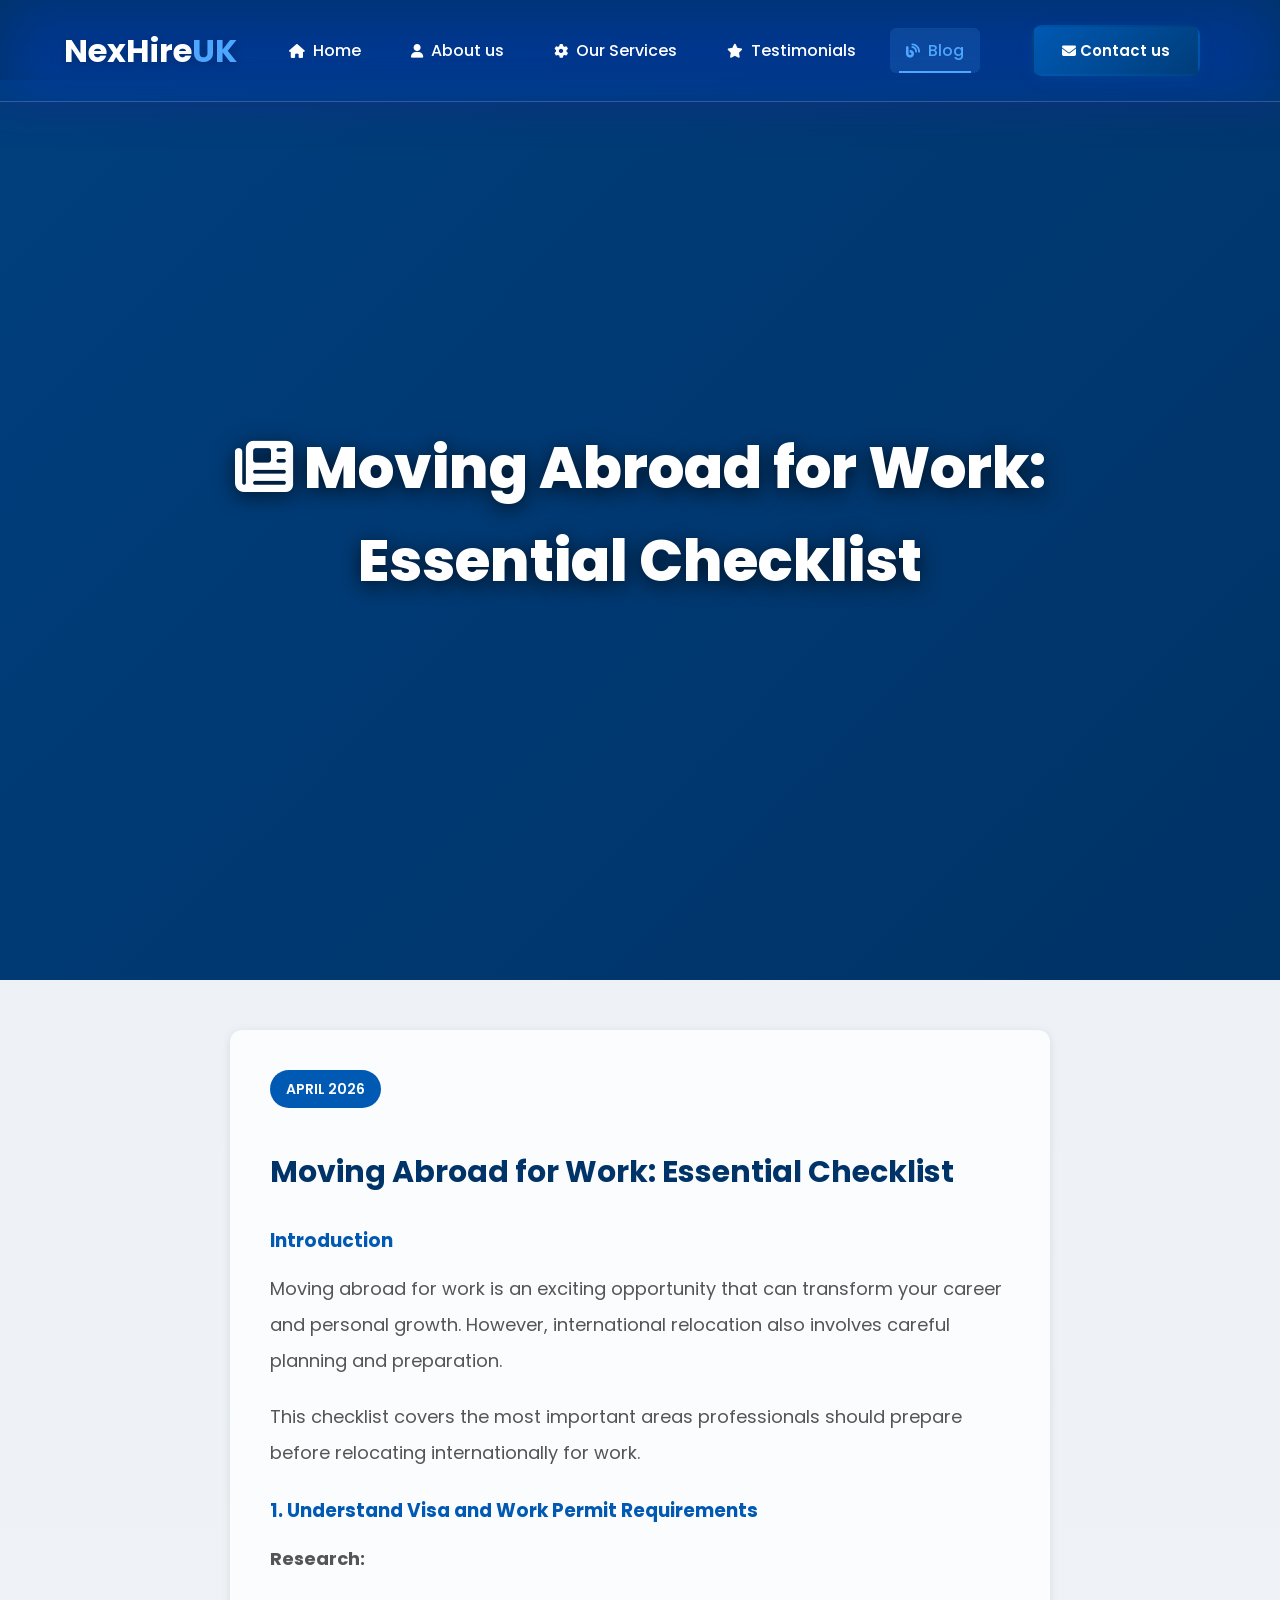
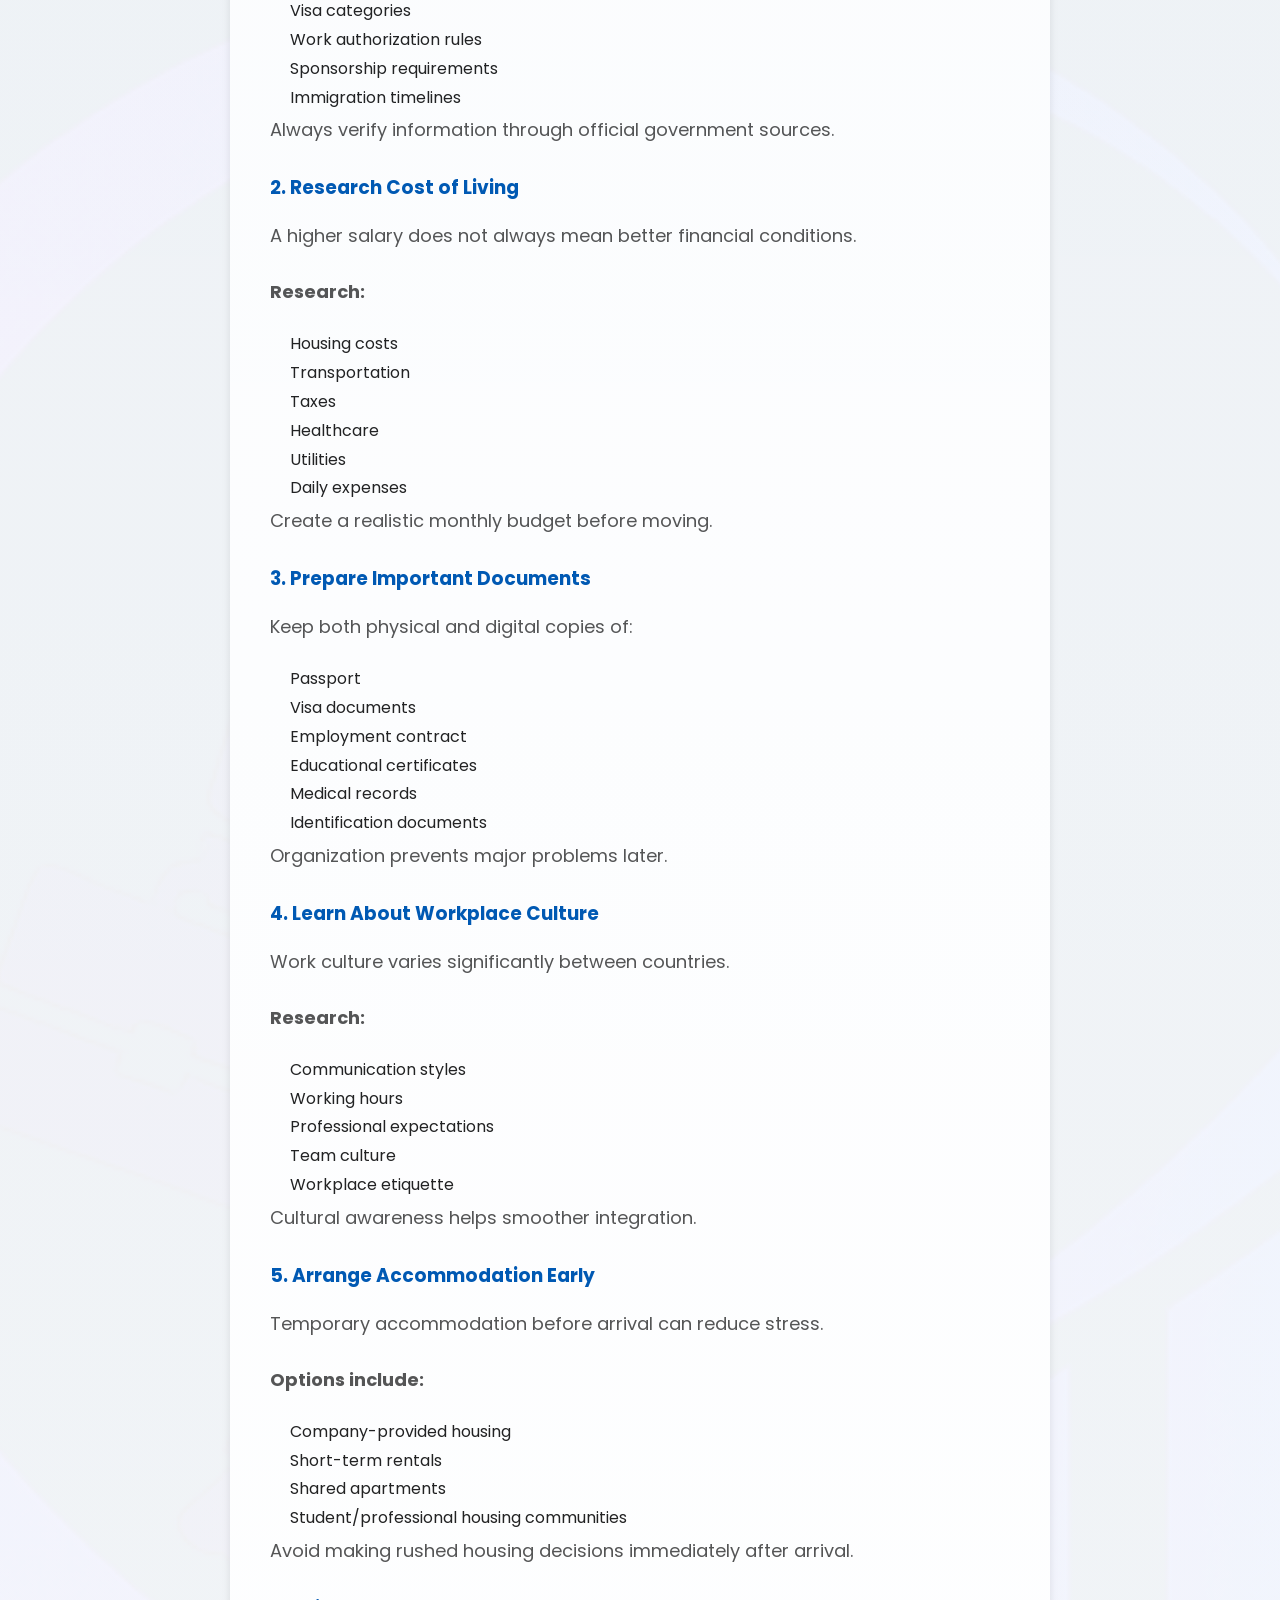
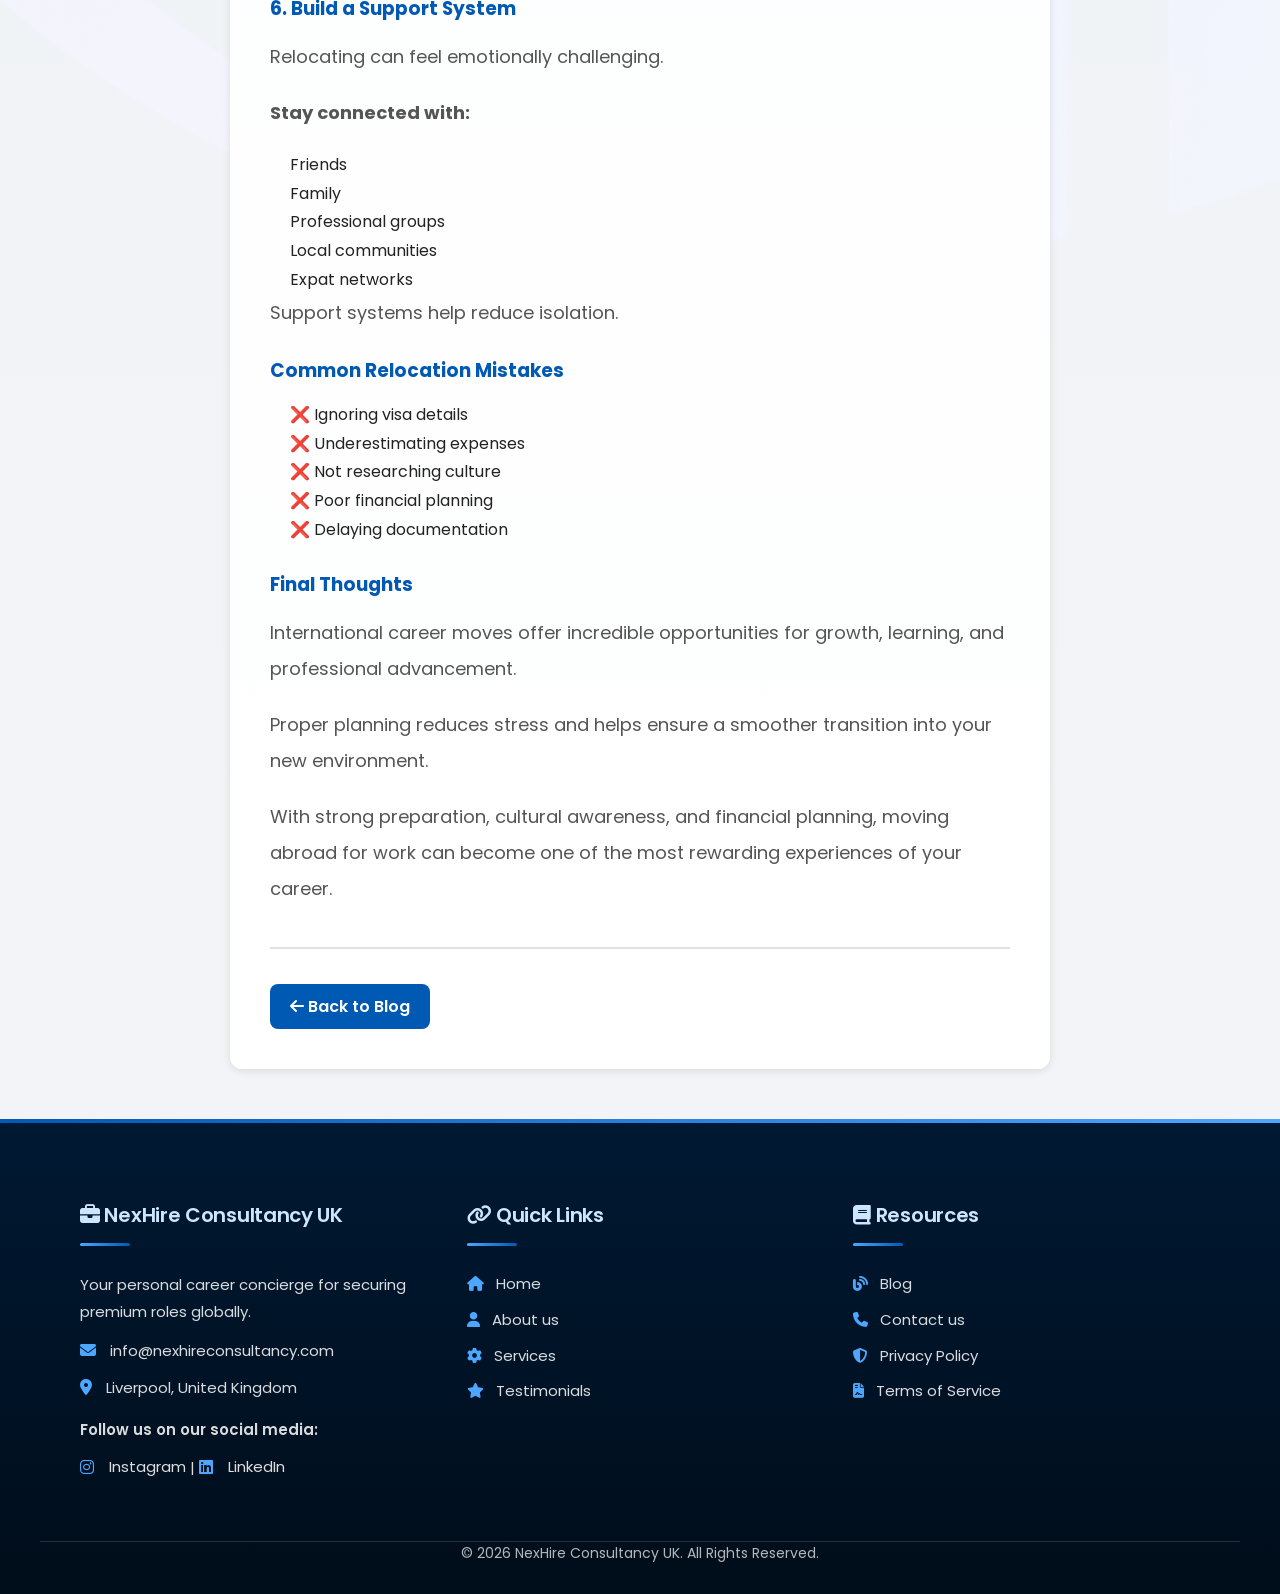
<file: article-moving-abroad.html>
<!DOCTYPE html>
<html lang="en">

<head>
  <meta charset="UTF-8">
  <meta name="viewport" content="width=device-width, initial-scale=1.0">
  <title>Moving Abroad for Work: Essential Checklist | NexHire Consultancy UK</title>
  <link rel="stylesheet" href="style.css">
  
  <!-- FONT AWESOME ICONS -->
  <link rel="stylesheet" href="https://cdnjs.cloudflare.com/ajax/libs/font-awesome/6.4.0/css/all.min.css">
  
  <!-- GOOGLE FONT -->
  <link rel="preconnect" href="https://fonts.googleapis.com">
  <link rel="preconnect" href="https://fonts.gstatic.com" crossorigin>
  <link href="https://fonts.googleapis.com/css2?family=Poppins:wght@300;400;500;600;700&display=swap" rel="stylesheet"/>
  
  <!-- JAVASCRIPT -->
  <script src="script.js" defer></script>
</head>

<body class="page-article">

<!-- NAVBAR -->
<nav>
  <div class="hamburger">
    <i class="fas fa-bars"></i>
  </div>

  <div class="logo-section">
    <h2>NexHire<span>UK</span></h2>
  </div>

  <ul class="nav-links">
    <li><a href="index.html"><i class="fas fa-home"></i> Home</a></li>
    <li><a href="about.html"><i class="fas fa-user"></i> About us</a></li>
    <li><a href="services.html"><i class="fas fa-cog"></i> Our Services</a></li>
    <li><a href="testimonials.html"><i class="fas fa-star"></i> Testimonials</a></li>
    <li><a href="blog.html" class="active"><i class="fas fa-blog"></i> Blog</a></li>
    <li class="nav-contact-mobile"><a href="contact.html"><i class="fas fa-envelope"></i> Contact us</a></li>
  </ul>

  <div class="nav-cta">
    <a href="contact.html">
      <button class="btn-primary"><i class="fas fa-envelope"></i> Contact us</button>
    </a>
  </div>
</nav>

<header class="small-header">
  <div class="small-header-content">
    <h1><i class="fas fa-newspaper"></i> Moving Abroad for Work: Essential Checklist</h1>
  </div>
</header>

<section class="page-section">
  <div class="container">
    <article class="blog-article" style="background: white; padding: 40px; border-radius: 12px; box-shadow: 0 2px 8px rgba(0,0,0,0.1);">
      <div class="blog-date" style="display: inline-block; background: #0059b3; color: white; padding: 8px 16px; border-radius: 25px; margin-bottom: 20px; font-size: 14px;">April 2026</div>
      <h2 style="margin-top: 20px; margin-bottom: 30px; color: #003366;">Moving Abroad for Work: Essential Checklist</h2>
      
      <h3 style="color: #0059b3; margin-top: 25px; margin-bottom: 15px;">Introduction</h3>
      <p>Moving abroad for work is an exciting opportunity that can transform your career and personal growth. However, international relocation also involves careful planning and preparation.</p>
      <p>This checklist covers the most important areas professionals should prepare before relocating internationally for work.</p>

      <h3 style="color: #0059b3; margin-top: 25px; margin-bottom: 15px;">1. Understand Visa and Work Permit Requirements</h3>
      <p><strong>Research:</strong></p>
      <ul style="margin-left: 20px; line-height: 1.8;">
        <li>Visa categories</li>
        <li>Work authorization rules</li>
        <li>Sponsorship requirements</li>
        <li>Immigration timelines</li>
      </ul>
      <p>Always verify information through official government sources.</p>

      <h3 style="color: #0059b3; margin-top: 25px; margin-bottom: 15px;">2. Research Cost of Living</h3>
      <p>A higher salary does not always mean better financial conditions.</p>
      <p><strong>Research:</strong></p>
      <ul style="margin-left: 20px; line-height: 1.8;">
        <li>Housing costs</li>
        <li>Transportation</li>
        <li>Taxes</li>
        <li>Healthcare</li>
        <li>Utilities</li>
        <li>Daily expenses</li>
      </ul>
      <p>Create a realistic monthly budget before moving.</p>

      <h3 style="color: #0059b3; margin-top: 25px; margin-bottom: 15px;">3. Prepare Important Documents</h3>
      <p>Keep both physical and digital copies of:</p>
      <ul style="margin-left: 20px; line-height: 1.8;">
        <li>Passport</li>
        <li>Visa documents</li>
        <li>Employment contract</li>
        <li>Educational certificates</li>
        <li>Medical records</li>
        <li>Identification documents</li>
      </ul>
      <p>Organization prevents major problems later.</p>

      <h3 style="color: #0059b3; margin-top: 25px; margin-bottom: 15px;">4. Learn About Workplace Culture</h3>
      <p>Work culture varies significantly between countries.</p>
      <p><strong>Research:</strong></p>
      <ul style="margin-left: 20px; line-height: 1.8;">
        <li>Communication styles</li>
        <li>Working hours</li>
        <li>Professional expectations</li>
        <li>Team culture</li>
        <li>Workplace etiquette</li>
      </ul>
      <p>Cultural awareness helps smoother integration.</p>

      <h3 style="color: #0059b3; margin-top: 25px; margin-bottom: 15px;">5. Arrange Accommodation Early</h3>
      <p>Temporary accommodation before arrival can reduce stress.</p>
      <p><strong>Options include:</strong></p>
      <ul style="margin-left: 20px; line-height: 1.8;">
        <li>Company-provided housing</li>
        <li>Short-term rentals</li>
        <li>Shared apartments</li>
        <li>Student/professional housing communities</li>
      </ul>
      <p>Avoid making rushed housing decisions immediately after arrival.</p>

      <h3 style="color: #0059b3; margin-top: 25px; margin-bottom: 15px;">6. Build a Support System</h3>
      <p>Relocating can feel emotionally challenging.</p>
      <p><strong>Stay connected with:</strong></p>
      <ul style="margin-left: 20px; line-height: 1.8;">
        <li>Friends</li>
        <li>Family</li>
        <li>Professional groups</li>
        <li>Local communities</li>
        <li>Expat networks</li>
      </ul>
      <p>Support systems help reduce isolation.</p>

      <h3 style="color: #0059b3; margin-top: 25px; margin-bottom: 15px;">Common Relocation Mistakes</h3>
      <ul style="margin-left: 20px; line-height: 1.8;">
        <li>❌ Ignoring visa details</li>
        <li>❌ Underestimating expenses</li>
        <li>❌ Not researching culture</li>
        <li>❌ Poor financial planning</li>
        <li>❌ Delaying documentation</li>
      </ul>

      <h3 style="color: #0059b3; margin-top: 25px; margin-bottom: 15px;">Final Thoughts</h3>
      <p>International career moves offer incredible opportunities for growth, learning, and professional advancement.</p>
      <p>Proper planning reduces stress and helps ensure a smoother transition into your new environment.</p>
      <p>With strong preparation, cultural awareness, and financial planning, moving abroad for work can become one of the most rewarding experiences of your career.</p>
      
      <div style="margin-top: 40px; padding-top: 20px; border-top: 2px solid #e0e0e0;">
        <a href="blog.html" class="read-more" style="display: inline-block; padding: 10px 20px; background: #0059b3; color: white; text-decoration: none; border-radius: 8px; transition: 0.3s;">
          <i class="fas fa-arrow-left"></i> Back to Blog
        </a>
      </div>
    </article>
  </div>
</section>

<footer>
  <div class="container footer-content">
    <div class="footer-col">
      <h3><i class="fas fa-briefcase"></i> NexHire Consultancy UK</h3>
      <p>Your personal career concierge for securing premium roles globally.</p>
      <div class="contact-info">
        <p><i class="fas fa-envelope"></i> info@nexhireconsultancy.com</p>
        <p><i class="fas fa-map-marker-alt"></i> Liverpool, United Kingdom</p>
        <p class="social-text">Follow us on our social media:</p>
        <p class="social-links-text">
          <a href="https://www.instagram.com/nexhireconsultancyuk/?hl=en" target="_blank"><i class="fab fa-instagram"></i> Instagram</a> | 
          <a href="https://www.linkedin.com/company/nexhireconsultancyuk/" target="_blank"><i class="fab fa-linkedin"></i> LinkedIn</a>
        </p>
      </div>
    </div>

    <div class="footer-col">
      <h3><i class="fas fa-link"></i> Quick Links</h3>
      <ul>
        <li><a href="index.html"><i class="fas fa-home"></i> Home</a></li>
        <li><a href="about.html"><i class="fas fa-user"></i> About us</a></li>
        <li><a href="services.html"><i class="fas fa-cog"></i> Services</a></li>
        <li><a href="testimonials.html"><i class="fas fa-star"></i> Testimonials</a></li>
      </ul>
    </div>

    <div class="footer-col">
      <h3><i class="fas fa-book"></i> Resources</h3>
      <ul>
        <li><a href="blog.html"><i class="fas fa-blog"></i> Blog</a></li>
        <li><a href="contact.html"><i class="fas fa-phone"></i> Contact us</a></li>
        <li><a href="privacy-policy.html"><i class="fas fa-shield-alt"></i> Privacy Policy</a></li>
        <li><a href="terms-of-service.html"><i class="fas fa-file-contract"></i> Terms of Service</a></li>
      </ul>
    </div>
  </div>

  <div class="footer-bottom container">
    <p>&copy; 2026 NexHire Consultancy UK. All Rights Reserved.</p>
  </div>
</footer>

</body>

</html>
</file>
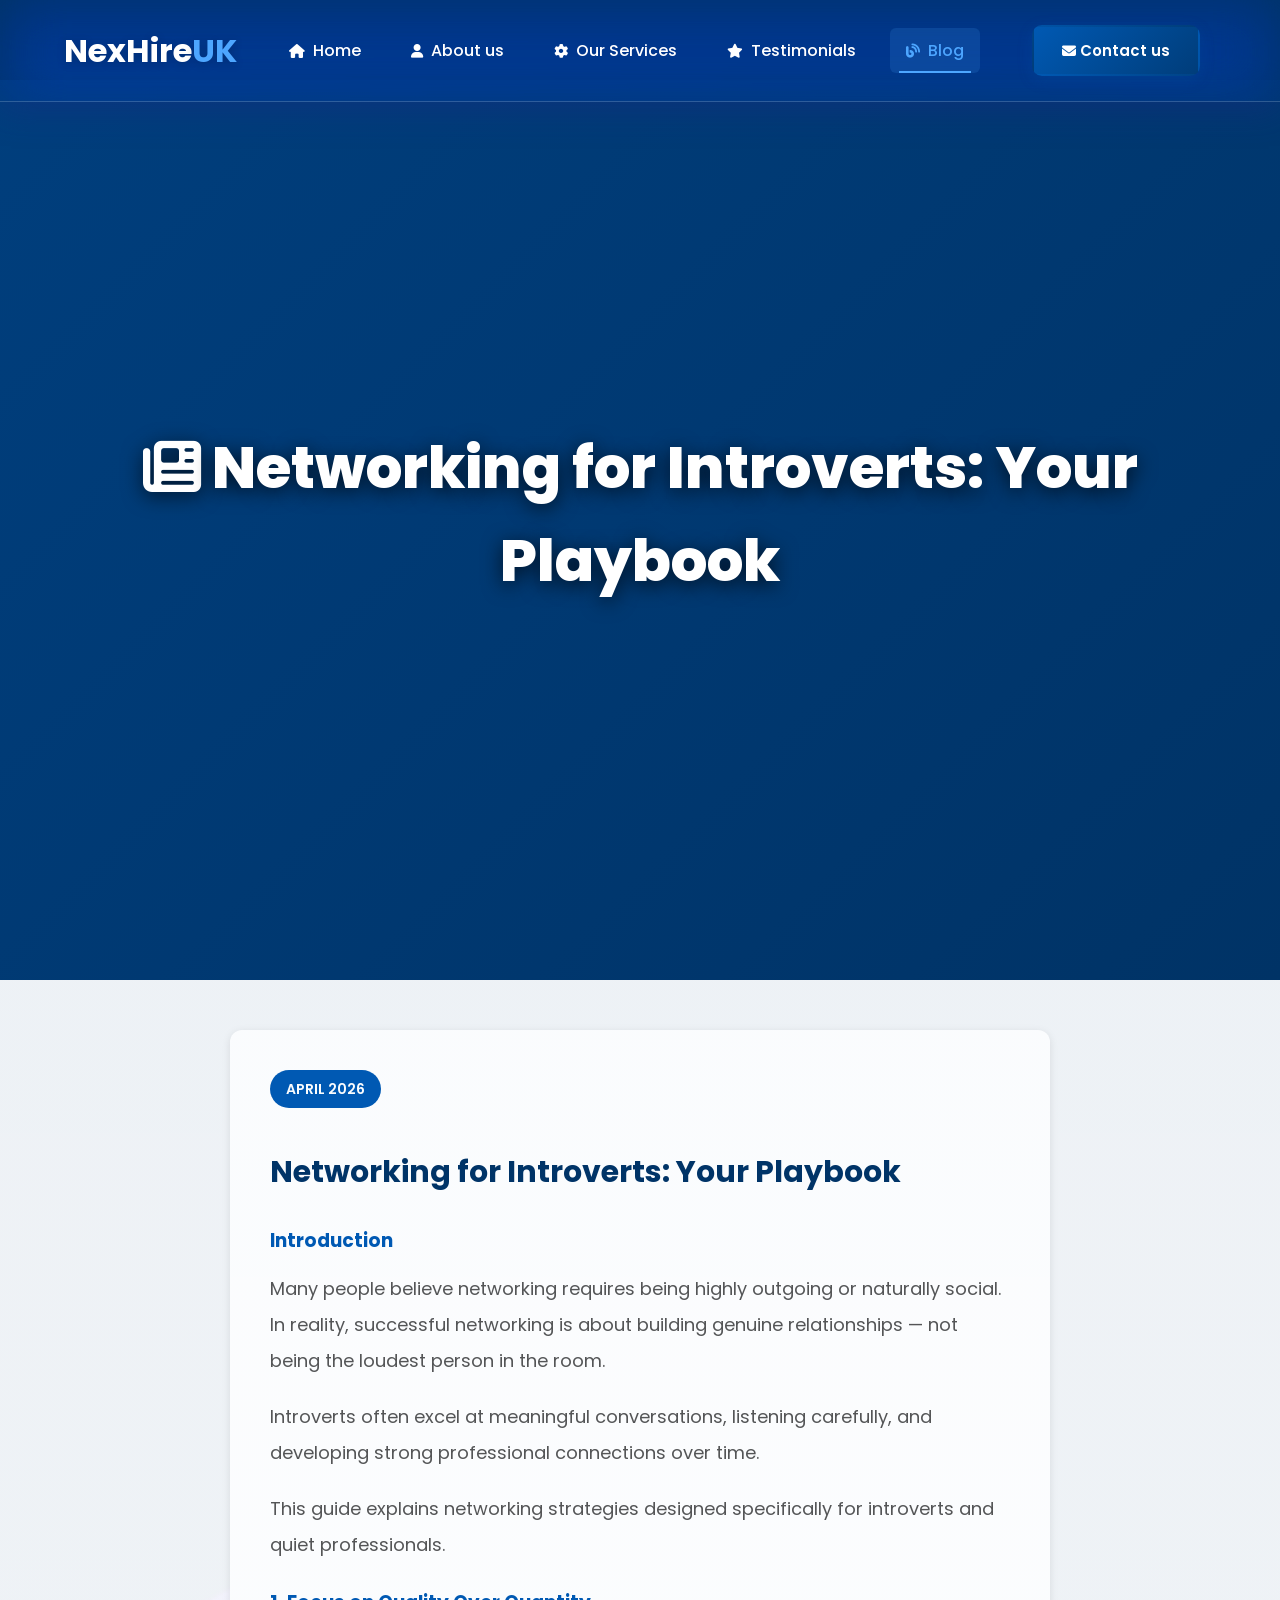
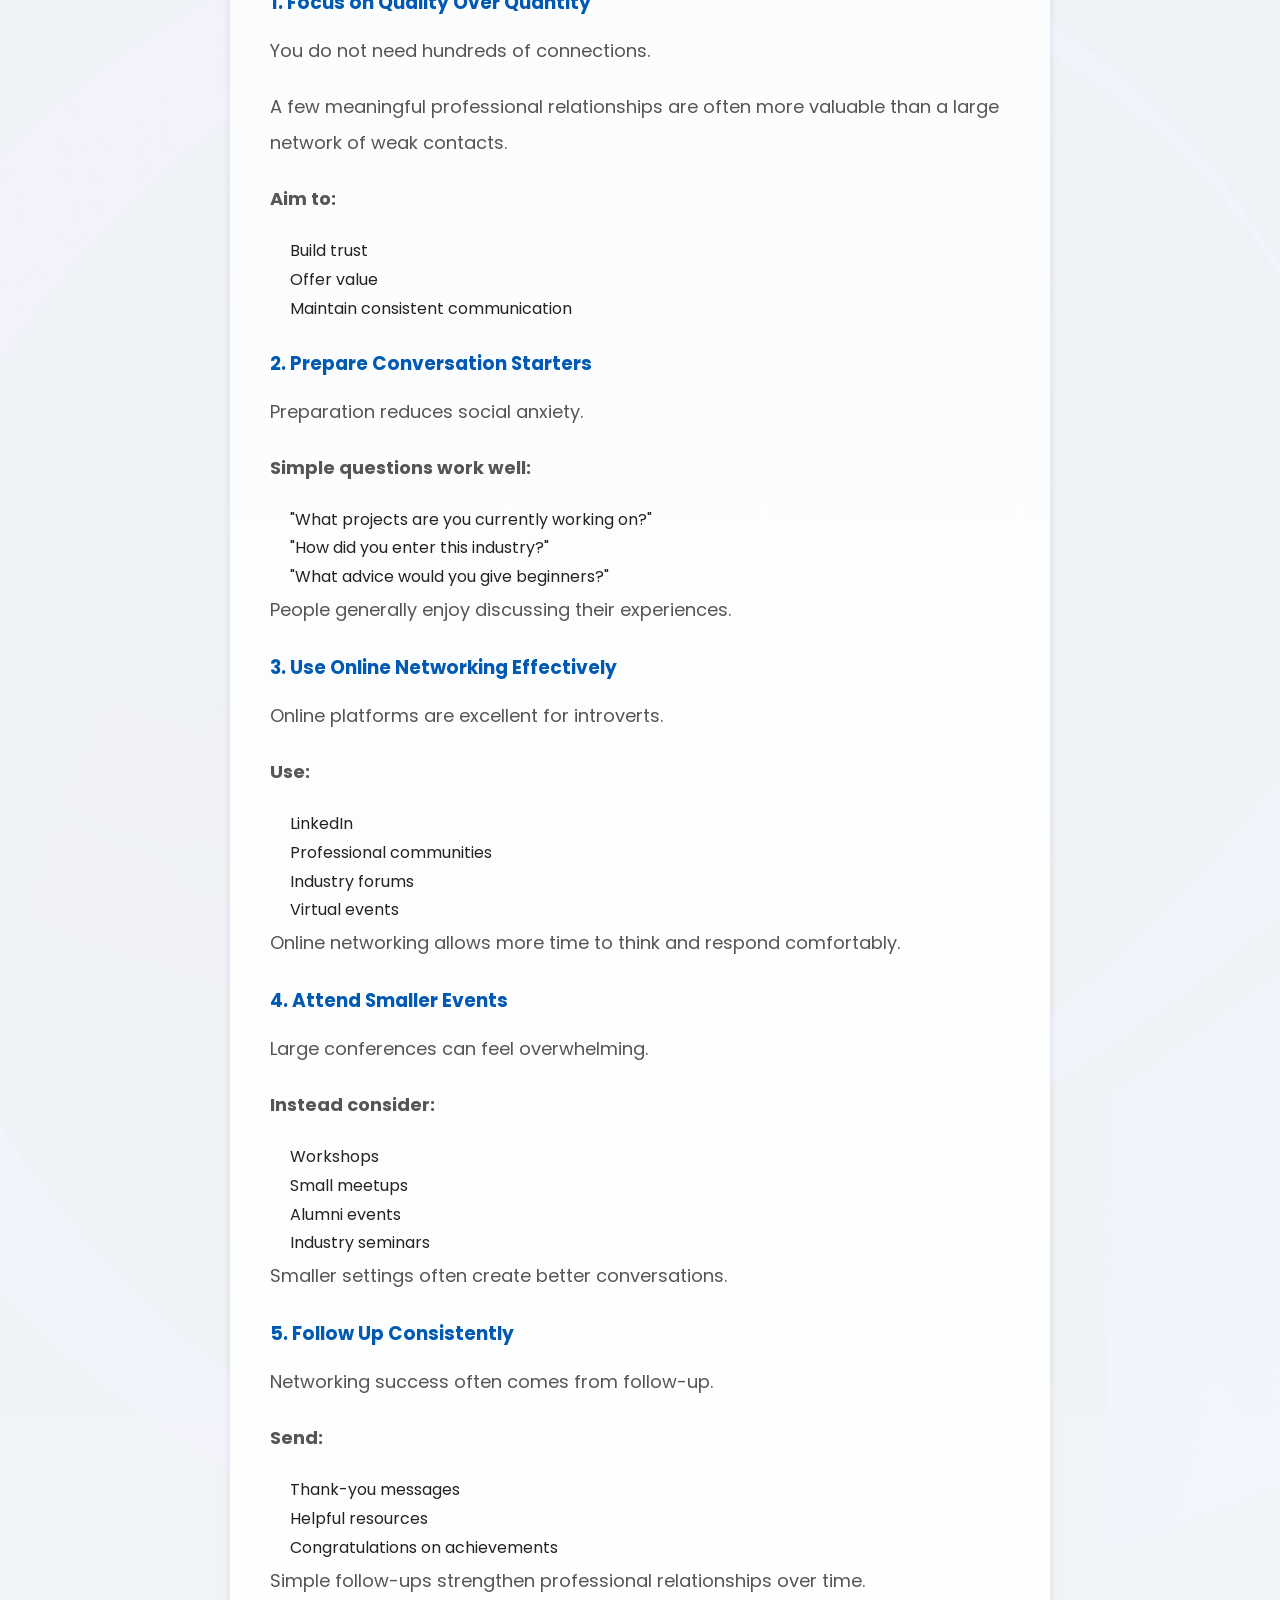
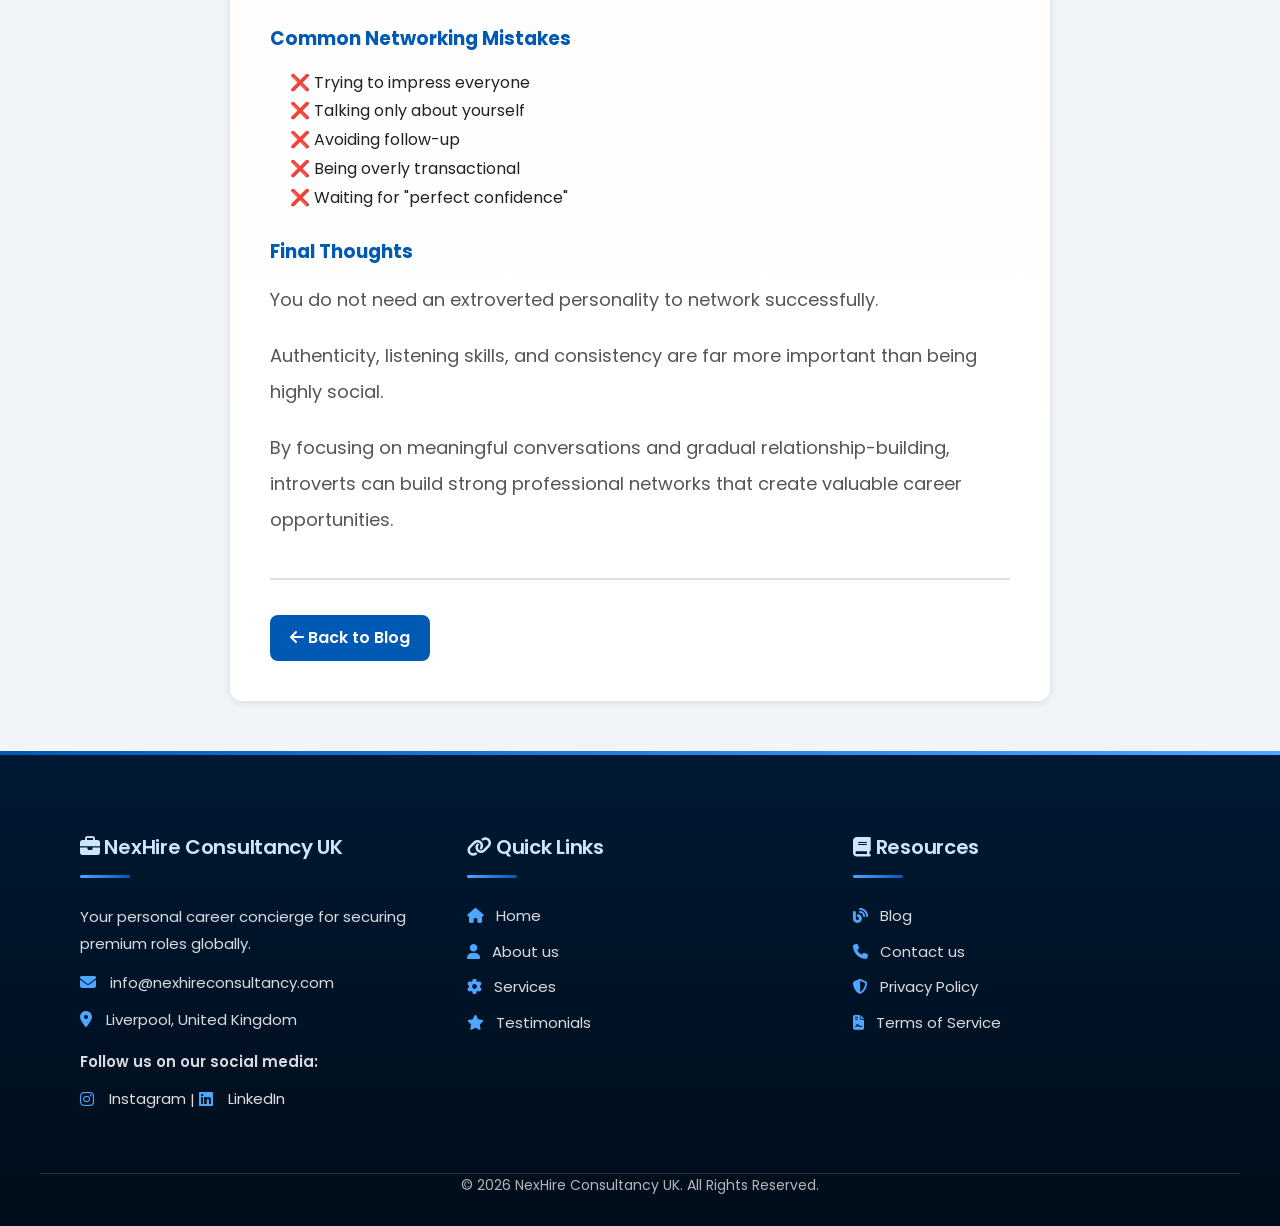
<file: article-networking-introverts.html>
<!DOCTYPE html>
<html lang="en">

<head>
  <meta charset="UTF-8">
  <meta name="viewport" content="width=device-width, initial-scale=1.0">
  <title>Networking for Introverts: Your Playbook | NexHire Consultancy UK</title>
  <link rel="stylesheet" href="style.css">
  
  <!-- FONT AWESOME ICONS -->
  <link rel="stylesheet" href="https://cdnjs.cloudflare.com/ajax/libs/font-awesome/6.4.0/css/all.min.css">
  
  <!-- GOOGLE FONT -->
  <link rel="preconnect" href="https://fonts.googleapis.com">
  <link rel="preconnect" href="https://fonts.gstatic.com" crossorigin>
  <link href="https://fonts.googleapis.com/css2?family=Poppins:wght@300;400;500;600;700&display=swap" rel="stylesheet"/>
  
  <!-- JAVASCRIPT -->
  <script src="script.js" defer></script>
</head>

<body class="page-article">

<!-- NAVBAR -->
<nav>
  <div class="hamburger">
    <i class="fas fa-bars"></i>
  </div>

  <div class="logo-section">
    <h2>NexHire<span>UK</span></h2>
  </div>

  <ul class="nav-links">
    <li><a href="index.html"><i class="fas fa-home"></i> Home</a></li>
    <li><a href="about.html"><i class="fas fa-user"></i> About us</a></li>
    <li><a href="services.html"><i class="fas fa-cog"></i> Our Services</a></li>
    <li><a href="testimonials.html"><i class="fas fa-star"></i> Testimonials</a></li>
    <li><a href="blog.html" class="active"><i class="fas fa-blog"></i> Blog</a></li>
    <li class="nav-contact-mobile"><a href="contact.html"><i class="fas fa-envelope"></i> Contact us</a></li>
  </ul>

  <div class="nav-cta">
    <a href="contact.html">
      <button class="btn-primary"><i class="fas fa-envelope"></i> Contact us</button>
    </a>
  </div>
</nav>

<header class="small-header">
  <div class="small-header-content">
    <h1><i class="fas fa-newspaper"></i> Networking for Introverts: Your Playbook</h1>
  </div>
</header>

<section class="page-section">
  <div class="container">
    <article class="blog-article" style="background: white; padding: 40px; border-radius: 12px; box-shadow: 0 2px 8px rgba(0,0,0,0.1);">
      <div class="blog-date" style="display: inline-block; background: #0059b3; color: white; padding: 8px 16px; border-radius: 25px; margin-bottom: 20px; font-size: 14px;">April 2026</div>
      <h2 style="margin-top: 20px; margin-bottom: 30px; color: #003366;">Networking for Introverts: Your Playbook</h2>
      
      <h3 style="color: #0059b3; margin-top: 25px; margin-bottom: 15px;">Introduction</h3>
      <p>Many people believe networking requires being highly outgoing or naturally social. In reality, successful networking is about building genuine relationships — not being the loudest person in the room.</p>
      <p>Introverts often excel at meaningful conversations, listening carefully, and developing strong professional connections over time.</p>
      <p>This guide explains networking strategies designed specifically for introverts and quiet professionals.</p>

      <h3 style="color: #0059b3; margin-top: 25px; margin-bottom: 15px;">1. Focus on Quality Over Quantity</h3>
      <p>You do not need hundreds of connections.</p>
      <p>A few meaningful professional relationships are often more valuable than a large network of weak contacts.</p>
      <p><strong>Aim to:</strong></p>
      <ul style="margin-left: 20px; line-height: 1.8;">
        <li>Build trust</li>
        <li>Offer value</li>
        <li>Maintain consistent communication</li>
      </ul>

      <h3 style="color: #0059b3; margin-top: 25px; margin-bottom: 15px;">2. Prepare Conversation Starters</h3>
      <p>Preparation reduces social anxiety.</p>
      <p><strong>Simple questions work well:</strong></p>
      <ul style="margin-left: 20px; line-height: 1.8;">
        <li>"What projects are you currently working on?"</li>
        <li>"How did you enter this industry?"</li>
        <li>"What advice would you give beginners?"</li>
      </ul>
      <p>People generally enjoy discussing their experiences.</p>

      <h3 style="color: #0059b3; margin-top: 25px; margin-bottom: 15px;">3. Use Online Networking Effectively</h3>
      <p>Online platforms are excellent for introverts.</p>
      <p><strong>Use:</strong></p>
      <ul style="margin-left: 20px; line-height: 1.8;">
        <li>LinkedIn</li>
        <li>Professional communities</li>
        <li>Industry forums</li>
        <li>Virtual events</li>
      </ul>
      <p>Online networking allows more time to think and respond comfortably.</p>

      <h3 style="color: #0059b3; margin-top: 25px; margin-bottom: 15px;">4. Attend Smaller Events</h3>
      <p>Large conferences can feel overwhelming.</p>
      <p><strong>Instead consider:</strong></p>
      <ul style="margin-left: 20px; line-height: 1.8;">
        <li>Workshops</li>
        <li>Small meetups</li>
        <li>Alumni events</li>
        <li>Industry seminars</li>
      </ul>
      <p>Smaller settings often create better conversations.</p>

      <h3 style="color: #0059b3; margin-top: 25px; margin-bottom: 15px;">5. Follow Up Consistently</h3>
      <p>Networking success often comes from follow-up.</p>
      <p><strong>Send:</strong></p>
      <ul style="margin-left: 20px; line-height: 1.8;">
        <li>Thank-you messages</li>
        <li>Helpful resources</li>
        <li>Congratulations on achievements</li>
      </ul>
      <p>Simple follow-ups strengthen professional relationships over time.</p>

      <h3 style="color: #0059b3; margin-top: 25px; margin-bottom: 15px;">Common Networking Mistakes</h3>
      <ul style="margin-left: 20px; line-height: 1.8;">
        <li>❌ Trying to impress everyone</li>
        <li>❌ Talking only about yourself</li>
        <li>❌ Avoiding follow-up</li>
        <li>❌ Being overly transactional</li>
        <li>❌ Waiting for "perfect confidence"</li>
      </ul>

      <h3 style="color: #0059b3; margin-top: 25px; margin-bottom: 15px;">Final Thoughts</h3>
      <p>You do not need an extroverted personality to network successfully.</p>
      <p>Authenticity, listening skills, and consistency are far more important than being highly social.</p>
      <p>By focusing on meaningful conversations and gradual relationship-building, introverts can build strong professional networks that create valuable career opportunities.</p>
      
      <div style="margin-top: 40px; padding-top: 20px; border-top: 2px solid #e0e0e0;">
        <a href="blog.html" class="read-more" style="display: inline-block; padding: 10px 20px; background: #0059b3; color: white; text-decoration: none; border-radius: 8px; transition: 0.3s;">
          <i class="fas fa-arrow-left"></i> Back to Blog
        </a>
      </div>
    </article>
  </div>
</section>

<footer>
  <div class="container footer-content">
    <div class="footer-col">
      <h3><i class="fas fa-briefcase"></i> NexHire Consultancy UK</h3>
      <p>Your personal career concierge for securing premium roles globally.</p>
      <div class="contact-info">
        <p><i class="fas fa-envelope"></i> info@nexhireconsultancy.com</p>
        <p><i class="fas fa-map-marker-alt"></i> Liverpool, United Kingdom</p>
        <p class="social-text">Follow us on our social media:</p>
        <p class="social-links-text">
          <a href="https://www.instagram.com/nexhireconsultancyuk/?hl=en" target="_blank"><i class="fab fa-instagram"></i> Instagram</a> | 
          <a href="https://www.linkedin.com/company/nexhireconsultancyuk/" target="_blank"><i class="fab fa-linkedin"></i> LinkedIn</a>
        </p>
      </div>
    </div>

    <div class="footer-col">
      <h3><i class="fas fa-link"></i> Quick Links</h3>
      <ul>
        <li><a href="index.html"><i class="fas fa-home"></i> Home</a></li>
        <li><a href="about.html"><i class="fas fa-user"></i> About us</a></li>
        <li><a href="services.html"><i class="fas fa-cog"></i> Services</a></li>
        <li><a href="testimonials.html"><i class="fas fa-star"></i> Testimonials</a></li>
      </ul>
    </div>

    <div class="footer-col">
      <h3><i class="fas fa-book"></i> Resources</h3>
      <ul>
        <li><a href="blog.html"><i class="fas fa-blog"></i> Blog</a></li>
        <li><a href="contact.html"><i class="fas fa-phone"></i> Contact us</a></li>
        <li><a href="privacy-policy.html"><i class="fas fa-shield-alt"></i> Privacy Policy</a></li>
        <li><a href="terms-of-service.html"><i class="fas fa-file-contract"></i> Terms of Service</a></li>
      </ul>
    </div>
  </div>

  <div class="footer-bottom container">
    <p>&copy; 2026 NexHire Consultancy UK. All Rights Reserved.</p>
  </div>
</footer>

</body>

</html>
</file>
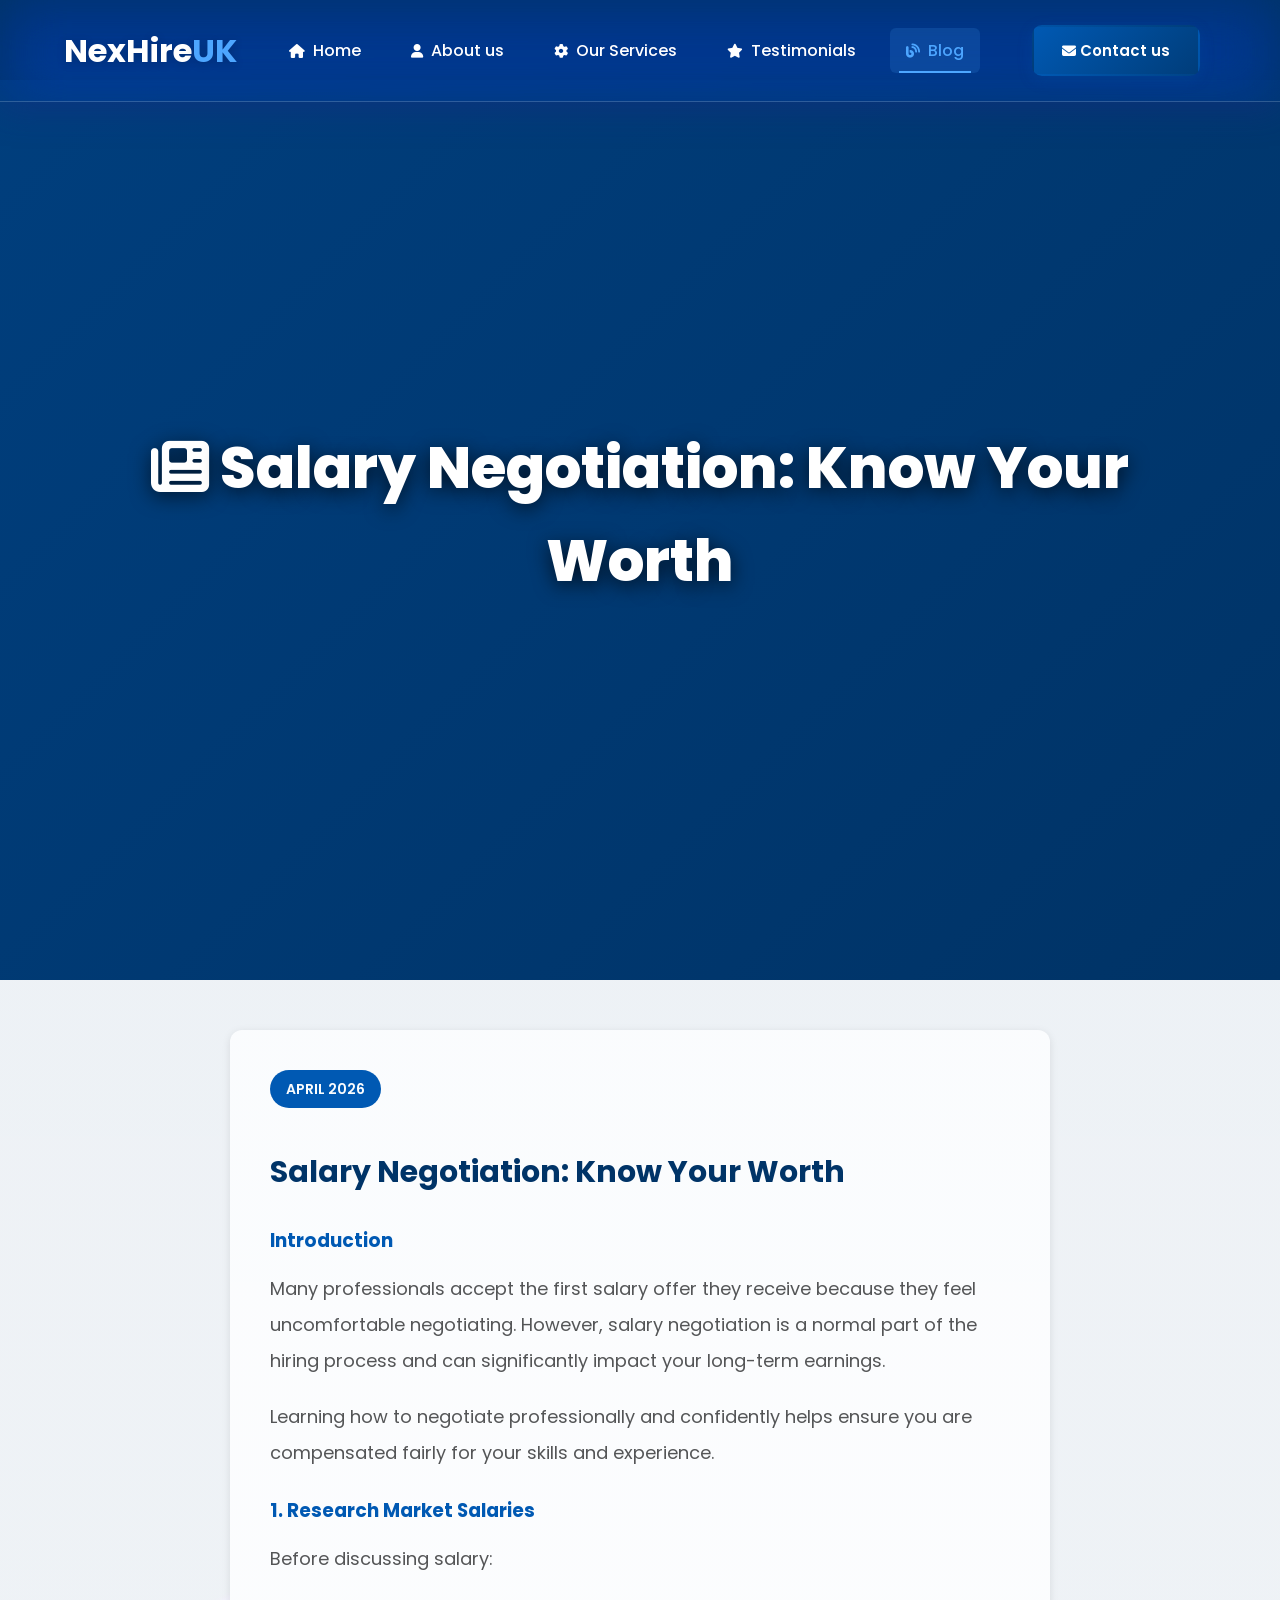
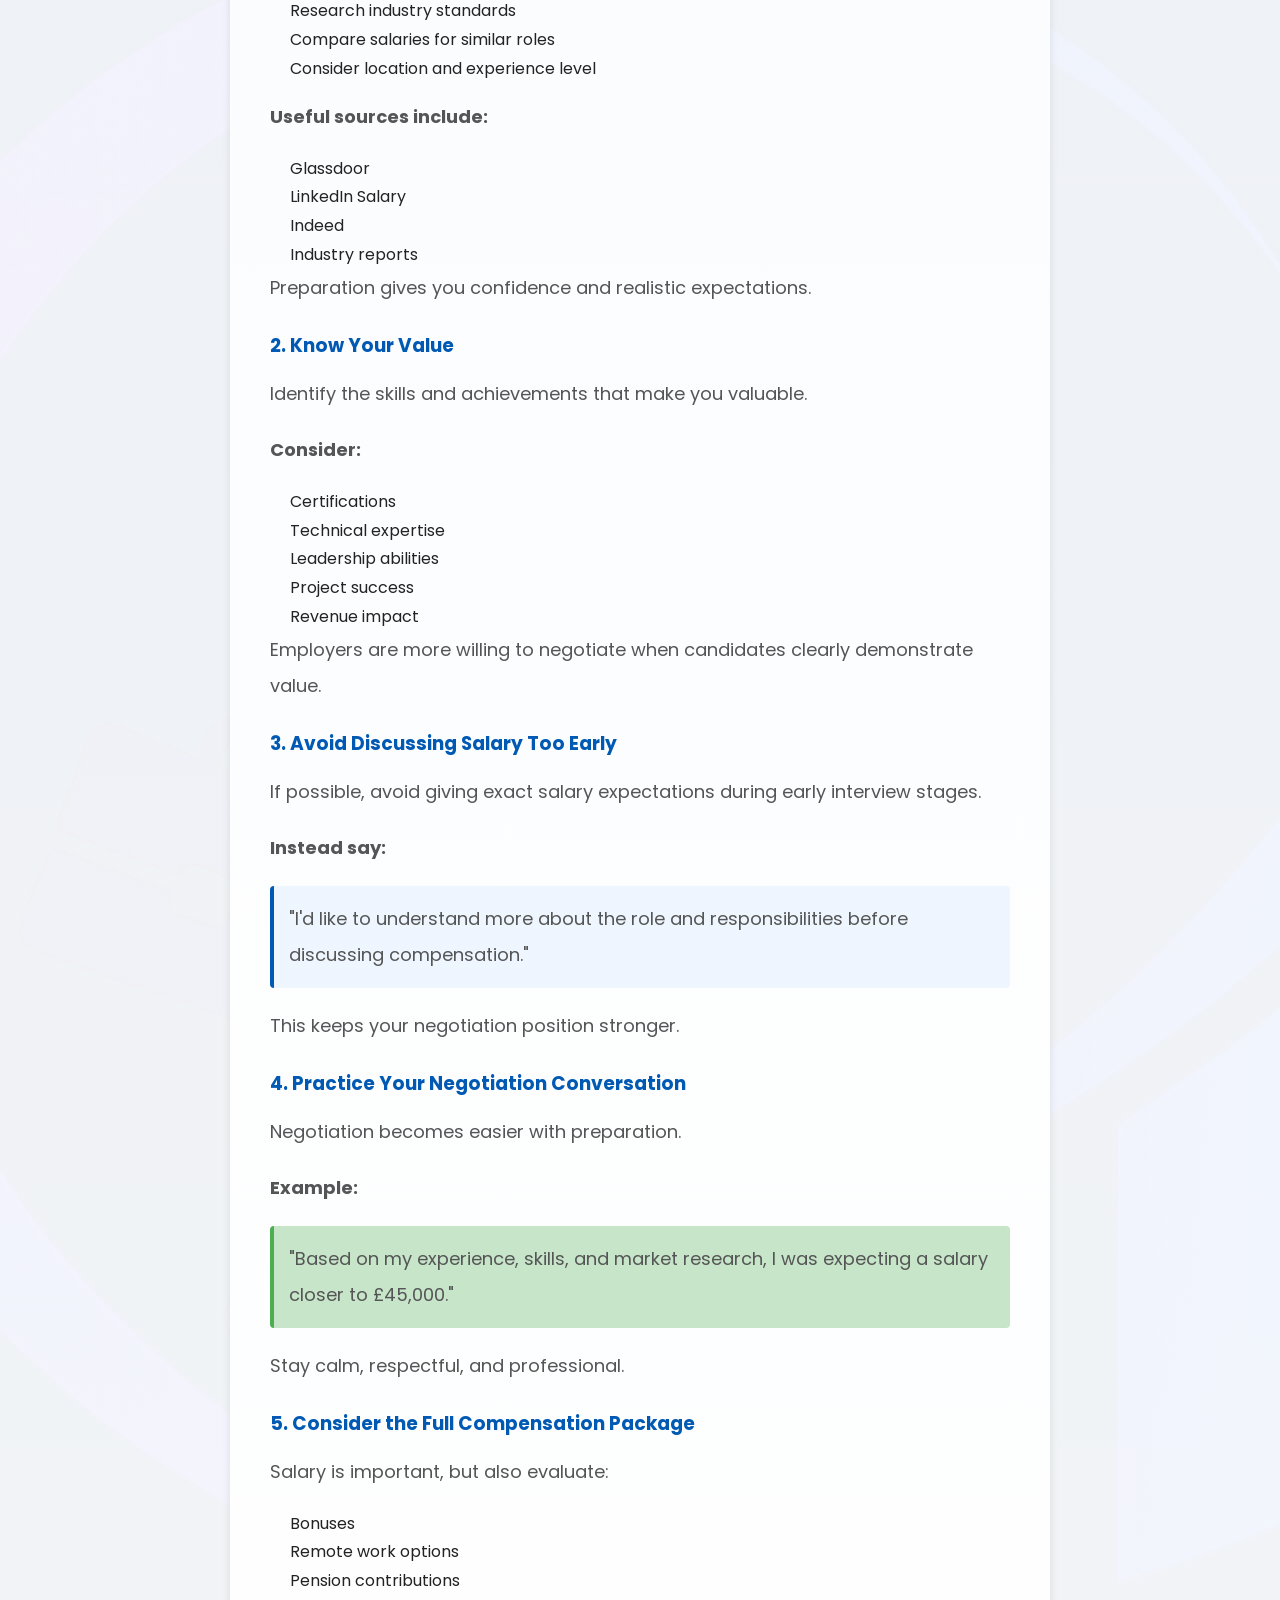
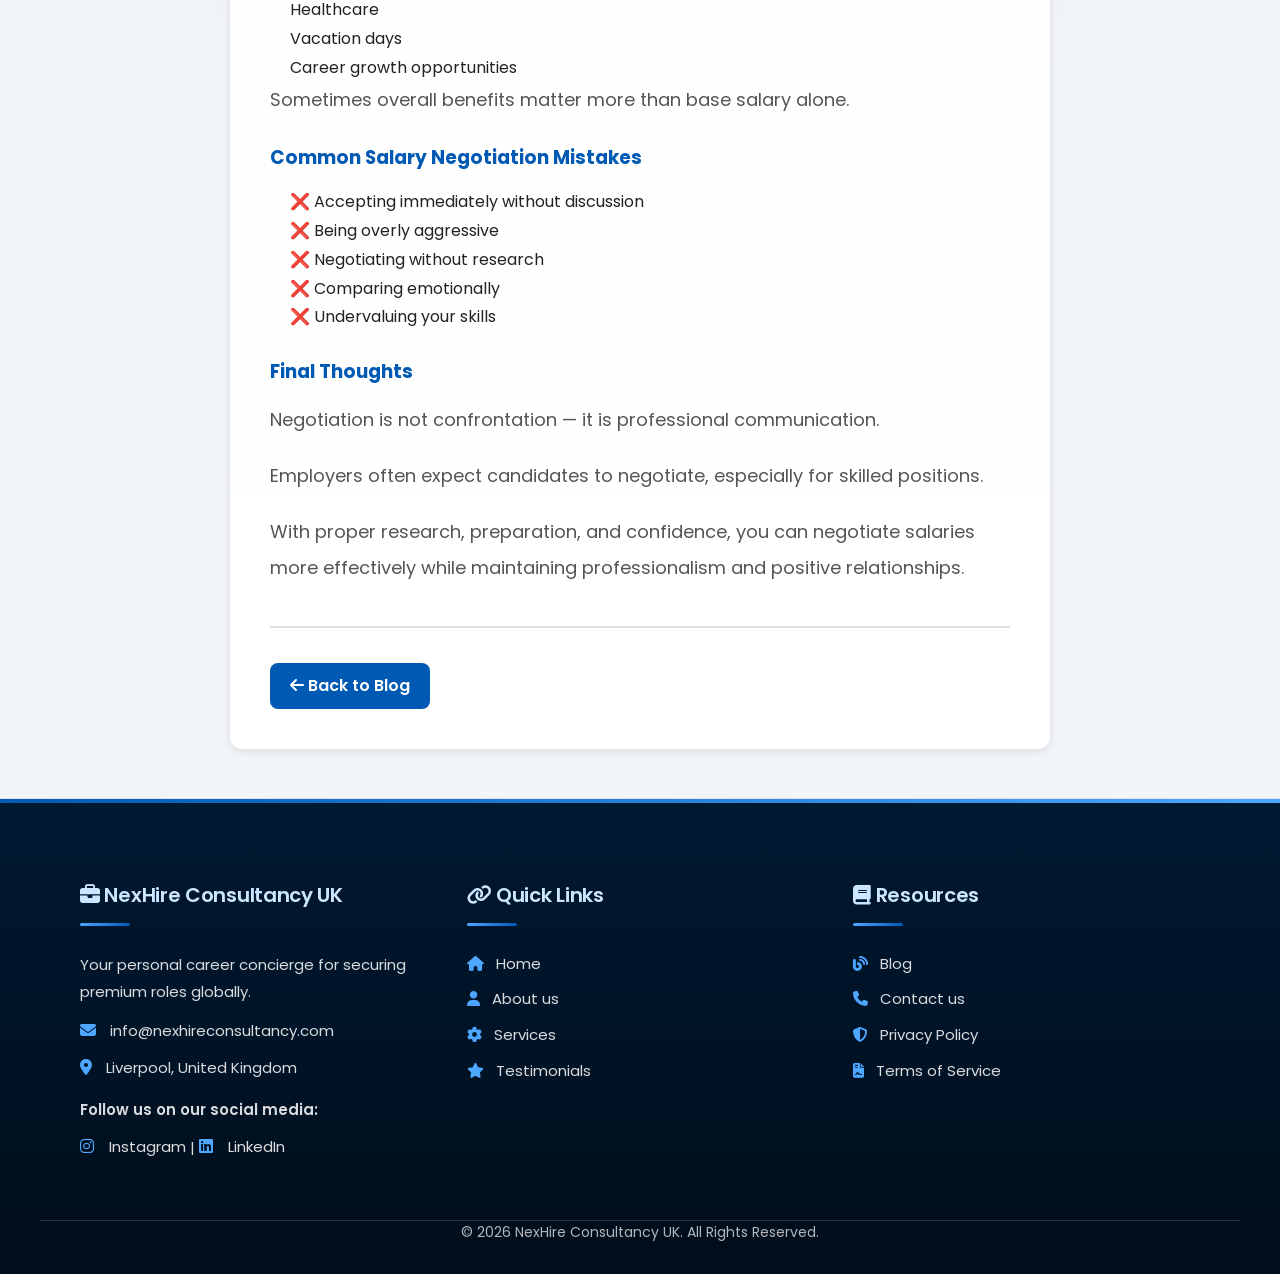
<file: article-salary-negotiation.html>
<!DOCTYPE html>
<html lang="en">

<head>
  <meta charset="UTF-8">
  <meta name="viewport" content="width=device-width, initial-scale=1.0">
  <title>Salary Negotiation: Know Your Worth | NexHire Consultancy UK</title>
  <link rel="stylesheet" href="style.css">
  
  <!-- FONT AWESOME ICONS -->
  <link rel="stylesheet" href="https://cdnjs.cloudflare.com/ajax/libs/font-awesome/6.4.0/css/all.min.css">
  
  <!-- GOOGLE FONT -->
  <link rel="preconnect" href="https://fonts.googleapis.com">
  <link rel="preconnect" href="https://fonts.gstatic.com" crossorigin>
  <link href="https://fonts.googleapis.com/css2?family=Poppins:wght@300;400;500;600;700&display=swap" rel="stylesheet"/>
  
  <!-- JAVASCRIPT -->
  <script src="script.js" defer></script>
</head>

<body class="page-article">

<!-- NAVBAR -->
<nav>
  <div class="hamburger">
    <i class="fas fa-bars"></i>
  </div>

  <div class="logo-section">
    <h2>NexHire<span>UK</span></h2>
  </div>

  <ul class="nav-links">
    <li><a href="index.html"><i class="fas fa-home"></i> Home</a></li>
    <li><a href="about.html"><i class="fas fa-user"></i> About us</a></li>
    <li><a href="services.html"><i class="fas fa-cog"></i> Our Services</a></li>
    <li><a href="testimonials.html"><i class="fas fa-star"></i> Testimonials</a></li>
    <li><a href="blog.html" class="active"><i class="fas fa-blog"></i> Blog</a></li>
    <li class="nav-contact-mobile"><a href="contact.html"><i class="fas fa-envelope"></i> Contact us</a></li>
  </ul>

  <div class="nav-cta">
    <a href="contact.html">
      <button class="btn-primary"><i class="fas fa-envelope"></i> Contact us</button>
    </a>
  </div>
</nav>

<header class="small-header">
  <div class="small-header-content">
    <h1><i class="fas fa-newspaper"></i> Salary Negotiation: Know Your Worth</h1>
  </div>
</header>

<section class="page-section">
  <div class="container">
    <article class="blog-article" style="background: white; padding: 40px; border-radius: 12px; box-shadow: 0 2px 8px rgba(0,0,0,0.1);">
      <div class="blog-date" style="display: inline-block; background: #0059b3; color: white; padding: 8px 16px; border-radius: 25px; margin-bottom: 20px; font-size: 14px;">April 2026</div>
      <h2 style="margin-top: 20px; margin-bottom: 30px; color: #003366;">Salary Negotiation: Know Your Worth</h2>
      
      <h3 style="color: #0059b3; margin-top: 25px; margin-bottom: 15px;">Introduction</h3>
      <p>Many professionals accept the first salary offer they receive because they feel uncomfortable negotiating. However, salary negotiation is a normal part of the hiring process and can significantly impact your long-term earnings.</p>
      <p>Learning how to negotiate professionally and confidently helps ensure you are compensated fairly for your skills and experience.</p>

      <h3 style="color: #0059b3; margin-top: 25px; margin-bottom: 15px;">1. Research Market Salaries</h3>
      <p>Before discussing salary:</p>
      <ul style="margin-left: 20px; line-height: 1.8;">
        <li>Research industry standards</li>
        <li>Compare salaries for similar roles</li>
        <li>Consider location and experience level</li>
      </ul>
      <p style="margin-top: 15px;"><strong>Useful sources include:</strong></p>
      <ul style="margin-left: 20px; line-height: 1.8;">
        <li>Glassdoor</li>
        <li>LinkedIn Salary</li>
        <li>Indeed</li>
        <li>Industry reports</li>
      </ul>
      <p>Preparation gives you confidence and realistic expectations.</p>

      <h3 style="color: #0059b3; margin-top: 25px; margin-bottom: 15px;">2. Know Your Value</h3>
      <p>Identify the skills and achievements that make you valuable.</p>
      <p><strong>Consider:</strong></p>
      <ul style="margin-left: 20px; line-height: 1.8;">
        <li>Certifications</li>
        <li>Technical expertise</li>
        <li>Leadership abilities</li>
        <li>Project success</li>
        <li>Revenue impact</li>
      </ul>
      <p>Employers are more willing to negotiate when candidates clearly demonstrate value.</p>

      <h3 style="color: #0059b3; margin-top: 25px; margin-bottom: 15px;">3. Avoid Discussing Salary Too Early</h3>
      <p>If possible, avoid giving exact salary expectations during early interview stages.</p>
      <p><strong>Instead say:</strong></p>
      <p style="background: #f0f7ff; padding: 15px; border-left: 4px solid #0059b3; border-radius: 4px;">"I'd like to understand more about the role and responsibilities before discussing compensation."</p>
      <p>This keeps your negotiation position stronger.</p>

      <h3 style="color: #0059b3; margin-top: 25px; margin-bottom: 15px;">4. Practice Your Negotiation Conversation</h3>
      <p>Negotiation becomes easier with preparation.</p>
      <p><strong>Example:</strong></p>
      <p style="background: #c8e6c9; padding: 15px; border-left: 4px solid #4caf50; border-radius: 4px;">"Based on my experience, skills, and market research, I was expecting a salary closer to £45,000."</p>
      <p>Stay calm, respectful, and professional.</p>

      <h3 style="color: #0059b3; margin-top: 25px; margin-bottom: 15px;">5. Consider the Full Compensation Package</h3>
      <p>Salary is important, but also evaluate:</p>
      <ul style="margin-left: 20px; line-height: 1.8;">
        <li>Bonuses</li>
        <li>Remote work options</li>
        <li>Pension contributions</li>
        <li>Healthcare</li>
        <li>Vacation days</li>
        <li>Career growth opportunities</li>
      </ul>
      <p>Sometimes overall benefits matter more than base salary alone.</p>

      <h3 style="color: #0059b3; margin-top: 25px; margin-bottom: 15px;">Common Salary Negotiation Mistakes</h3>
      <ul style="margin-left: 20px; line-height: 1.8;">
        <li>❌ Accepting immediately without discussion</li>
        <li>❌ Being overly aggressive</li>
        <li>❌ Negotiating without research</li>
        <li>❌ Comparing emotionally</li>
        <li>❌ Undervaluing your skills</li>
      </ul>

      <h3 style="color: #0059b3; margin-top: 25px; margin-bottom: 15px;">Final Thoughts</h3>
      <p>Negotiation is not confrontation — it is professional communication.</p>
      <p>Employers often expect candidates to negotiate, especially for skilled positions.</p>
      <p>With proper research, preparation, and confidence, you can negotiate salaries more effectively while maintaining professionalism and positive relationships.</p>
      
      <div style="margin-top: 40px; padding-top: 20px; border-top: 2px solid #e0e0e0;">
        <a href="blog.html" class="read-more" style="display: inline-block; padding: 10px 20px; background: #0059b3; color: white; text-decoration: none; border-radius: 8px; transition: 0.3s;">
          <i class="fas fa-arrow-left"></i> Back to Blog
        </a>
      </div>
    </article>
  </div>
</section>

<footer>
  <div class="container footer-content">
    <div class="footer-col">
      <h3><i class="fas fa-briefcase"></i> NexHire Consultancy UK</h3>
      <p>Your personal career concierge for securing premium roles globally.</p>
      <div class="contact-info">
        <p><i class="fas fa-envelope"></i> info@nexhireconsultancy.com</p>
        <p><i class="fas fa-map-marker-alt"></i> Liverpool, United Kingdom</p>
        <p class="social-text">Follow us on our social media:</p>
        <p class="social-links-text">
          <a href="https://www.instagram.com/nexhireconsultancyuk/?hl=en" target="_blank"><i class="fab fa-instagram"></i> Instagram</a> | 
          <a href="https://www.linkedin.com/company/nexhireconsultancyuk/" target="_blank"><i class="fab fa-linkedin"></i> LinkedIn</a>
        </p>
      </div>
    </div>

    <div class="footer-col">
      <h3><i class="fas fa-link"></i> Quick Links</h3>
      <ul>
        <li><a href="index.html"><i class="fas fa-home"></i> Home</a></li>
        <li><a href="about.html"><i class="fas fa-user"></i> About us</a></li>
        <li><a href="services.html"><i class="fas fa-cog"></i> Services</a></li>
        <li><a href="testimonials.html"><i class="fas fa-star"></i> Testimonials</a></li>
      </ul>
    </div>

    <div class="footer-col">
      <h3><i class="fas fa-book"></i> Resources</h3>
      <ul>
        <li><a href="blog.html"><i class="fas fa-blog"></i> Blog</a></li>
        <li><a href="contact.html"><i class="fas fa-phone"></i> Contact us</a></li>
        <li><a href="privacy-policy.html"><i class="fas fa-shield-alt"></i> Privacy Policy</a></li>
        <li><a href="terms-of-service.html"><i class="fas fa-file-contract"></i> Terms of Service</a></li>
      </ul>
    </div>
  </div>

  <div class="footer-bottom container">
    <p>&copy; 2026 NexHire Consultancy UK. All Rights Reserved.</p>
  </div>
</footer>

</body>

</html>
</file>
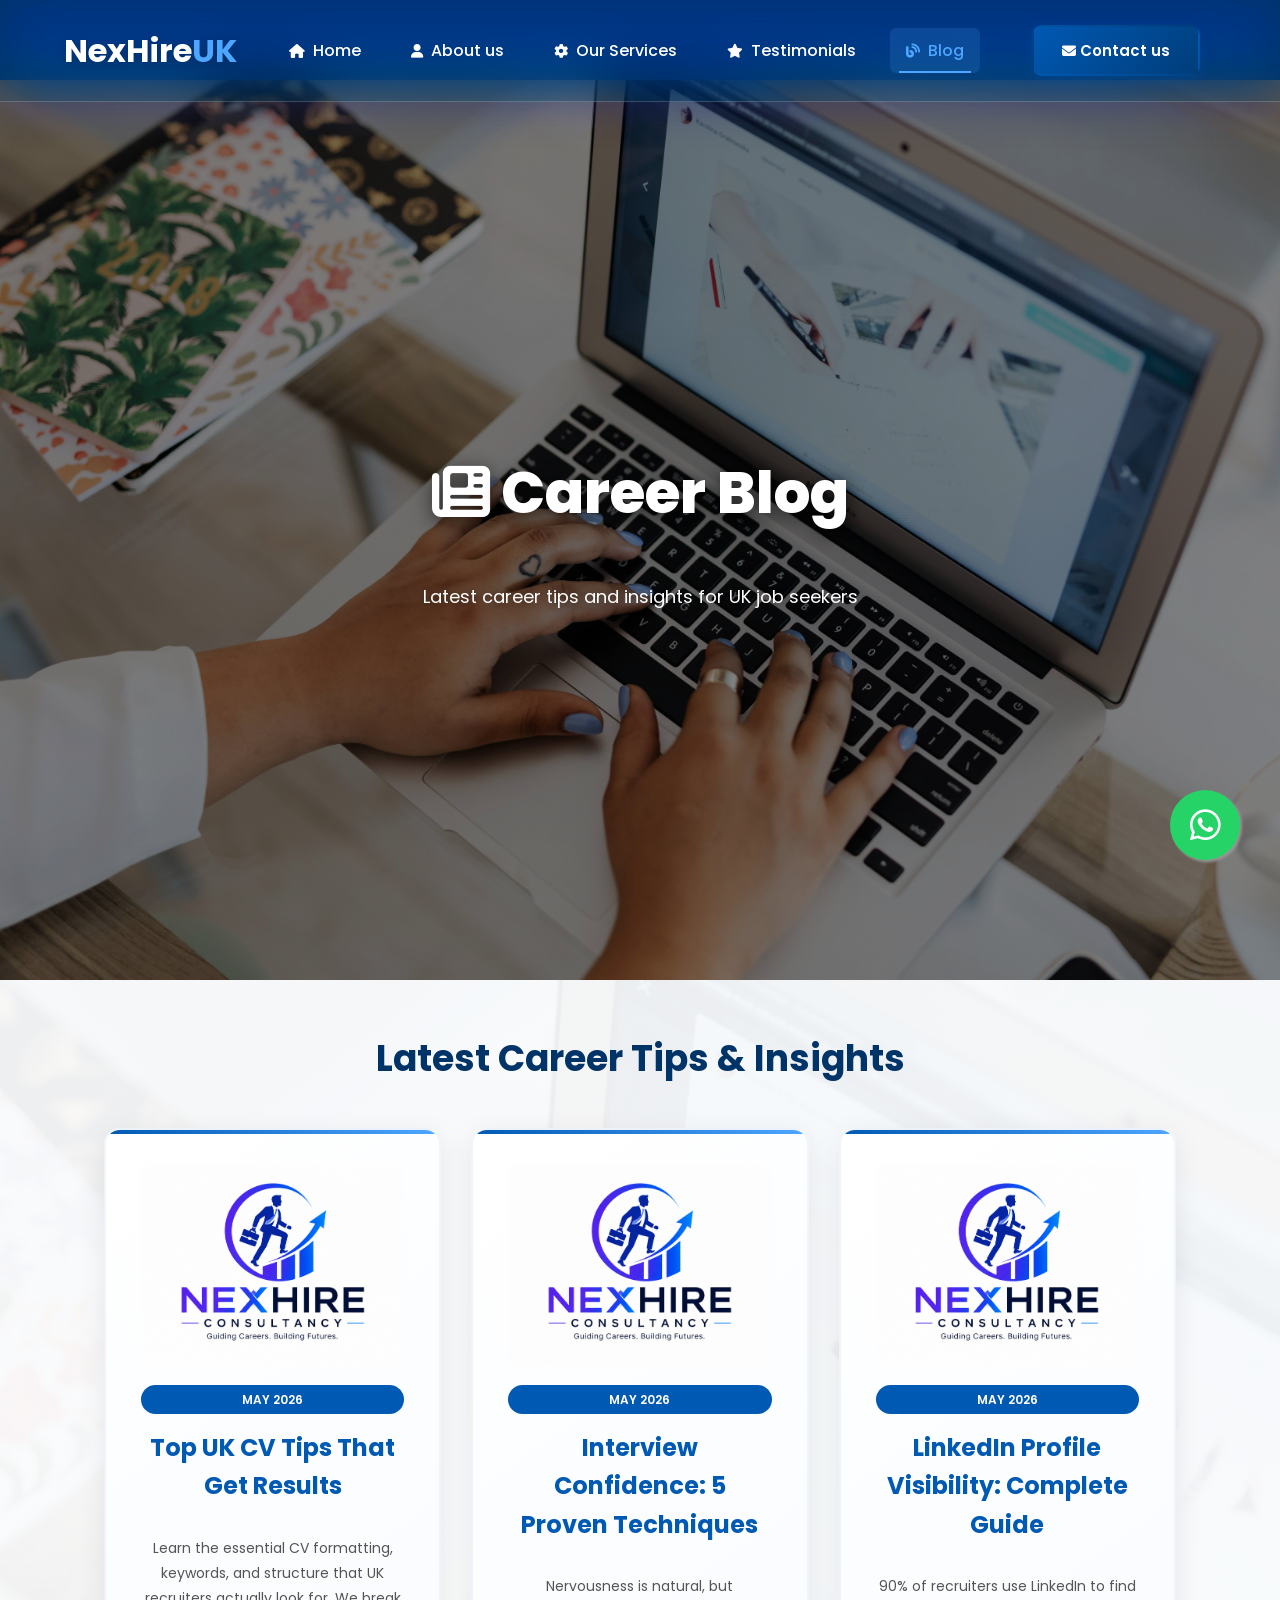
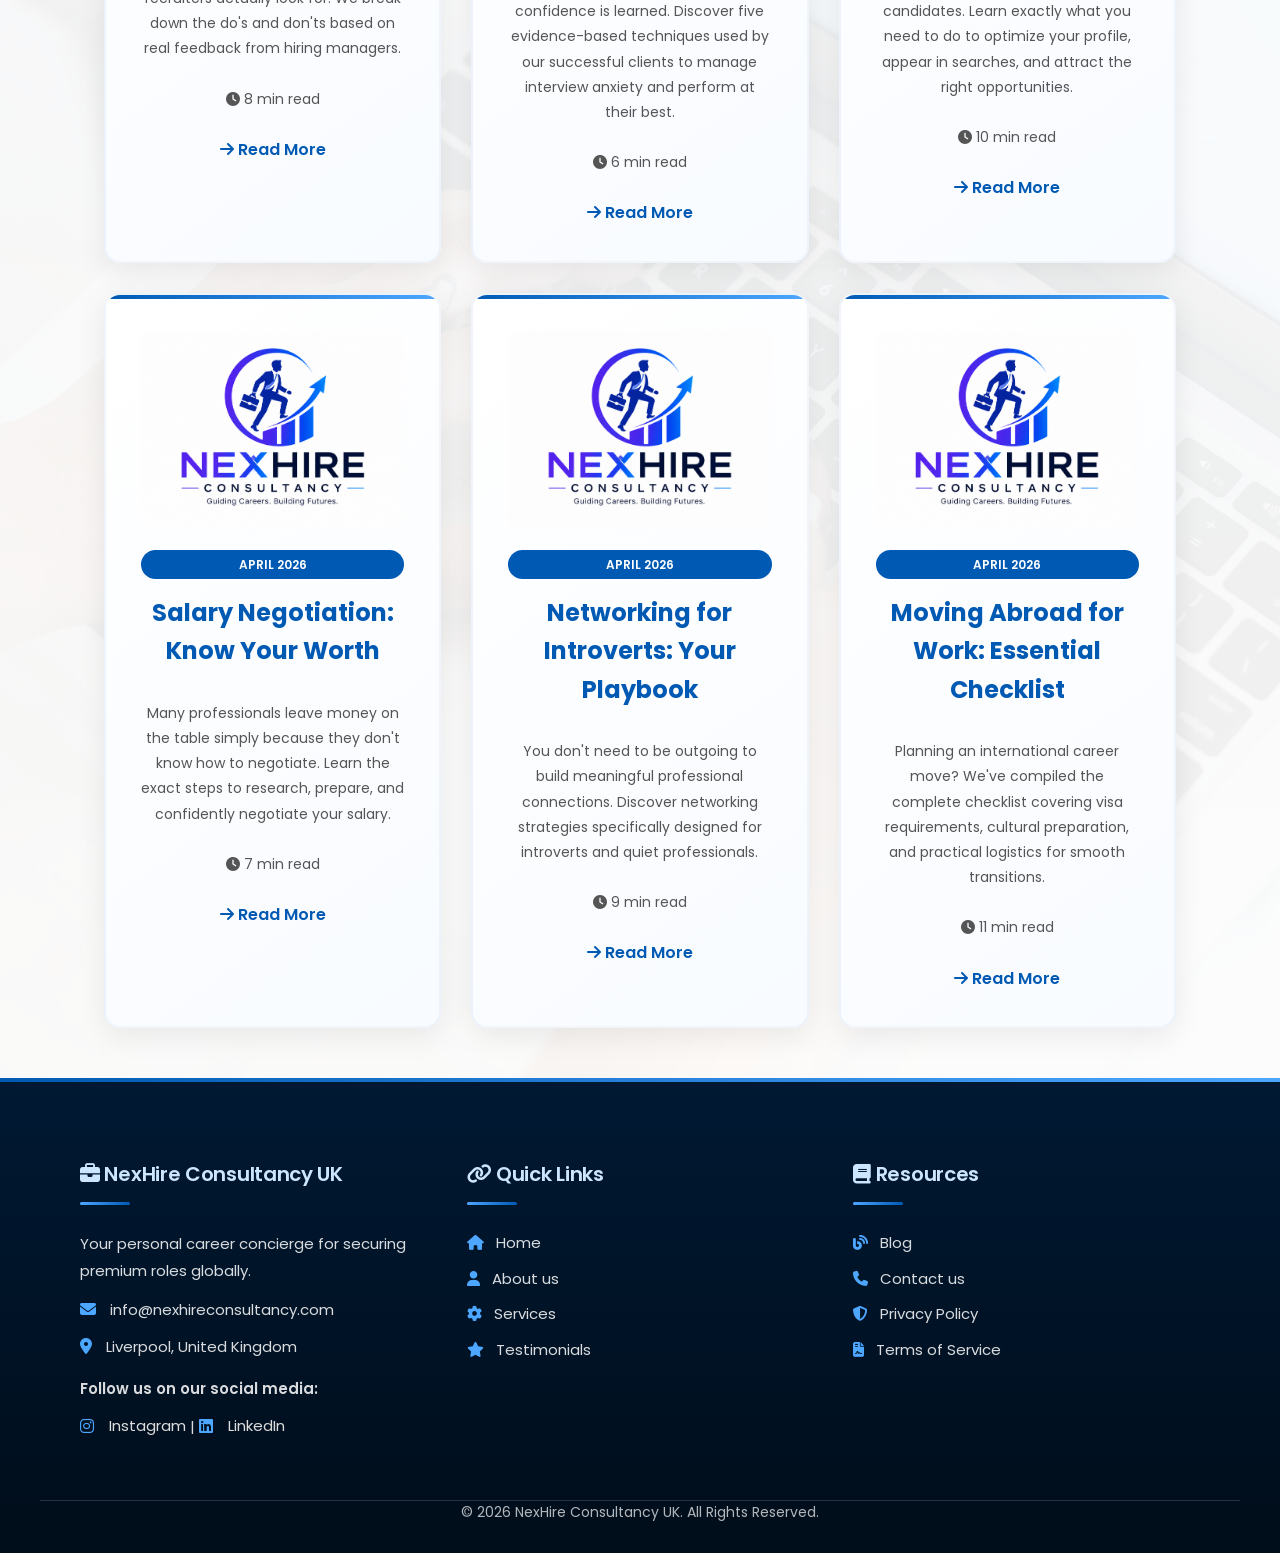
<file: blog.html>
<!DOCTYPE html>
<html lang="en">

<head>
  <meta charset="UTF-8">
  <meta name="viewport" content="width=device-width, initial-scale=1.0">
  <title>Blog | NexHire Consultancy UK</title>
  <link rel="stylesheet" href="style.css">
  
  <!-- FONT AWESOME ICONS -->
  <link rel="stylesheet" href="https://cdnjs.cloudflare.com/ajax/libs/font-awesome/6.4.0/css/all.min.css">
  
  <!-- GOOGLE FONT -->
  <link rel="preconnect" href="https://fonts.googleapis.com">
  <link rel="preconnect" href="https://fonts.gstatic.com" crossorigin>
  <link href="https://fonts.googleapis.com/css2?family=Poppins:wght@300;400;500;600;700&display=swap" rel="stylesheet"/>
  
  <!-- JAVASCRIPT -->
  <script src="script.js" defer></script>
</head>

<body class="page-blog">

<!-- NAVBAR -->
<nav>
  <div class="hamburger">
    <i class="fas fa-bars"></i>
  </div>

  <div class="logo-section">
    <h2>NexHire<span>UK</span></h2>
  </div>

  <ul class="nav-links">
    <li><a href="index.html"><i class="fas fa-home"></i> Home</a></li>
    <li><a href="about.html"><i class="fas fa-user"></i> About us</a></li>
    <li><a href="services.html"><i class="fas fa-cog"></i> Our Services</a></li>
    <li><a href="testimonials.html"><i class="fas fa-star"></i> Testimonials</a></li>
    <li><a href="blog.html" class="active"><i class="fas fa-blog"></i> Blog</a></li>
    <li class="nav-contact-mobile"><a href="contact.html"><i class="fas fa-envelope"></i> Contact us</a></li>
  </ul>

  <div class="nav-cta">
    <a href="contact.html">
      <button class="btn-primary"><i class="fas fa-envelope"></i> Contact us</button>
    </a>
  </div>
</nav>

<header class="small-header blog-header">
  <div class="bg-image blog-header-bg" aria-hidden="true"></div>
  <div class="overlay" aria-hidden="true"></div>
  <div class="small-header-content">
    <h1><i class="fas fa-newspaper"></i> Career Blog</h1>
    <p class="blog-header-tagline">Latest career tips and insights for UK job seekers</p>
  </div>
</header>

<section class="page-section blog-listing">
  <div class="container">
    <h2 class="section-heading">Latest Career Tips &amp; Insights</h2>
    
    <div class="cards">
      <div class="card blog-card">
        <div class="blog-image">
          <img src="background.jpg/carrer blog.jpg" alt="CV Tips">
        </div>
        <div class="blog-date">May 2026</div>
        <h3>Top UK CV Tips That Get Results</h3>
        <p class="blog-excerpt">
          Learn the essential CV formatting, keywords, and structure that UK recruiters actually look for. We break down the do's and don'ts based on real feedback from hiring managers.
        </p>
        <p class="blog-meta"><i class="fas fa-clock"></i> 8 min read</p>
        <a href="article-cv-tips.html" class="read-more"><i class="fas fa-arrow-right"></i> Read More</a>
      </div>

      <div class="card blog-card">
        <div class="blog-image">
          <img src="background.jpg/carrer blog.jpg" alt="Interview Confidence">
        </div>
        <div class="blog-date">May 2026</div>
        <h3>Interview Confidence: 5 Proven Techniques</h3>
        <p class="blog-excerpt">
          Nervousness is natural, but confidence is learned. Discover five evidence-based techniques used by our successful clients to manage interview anxiety and perform at their best.
        </p>
        <p class="blog-meta"><i class="fas fa-clock"></i> 6 min read</p>
        <a href="article-interview-confidence.html" class="read-more"><i class="fas fa-arrow-right"></i> Read More</a>
      </div>

      <div class="card blog-card">
        <div class="blog-image">
          <img src="background.jpg/carrer blog.jpg" alt="LinkedIn Profile">
        </div>
        <div class="blog-date">May 2026</div>
        <h3>LinkedIn Profile Visibility: Complete Guide</h3>
        <p class="blog-excerpt">
          90% of recruiters use LinkedIn to find candidates. Learn exactly what you need to do to optimize your profile, appear in searches, and attract the right opportunities.
        </p>
        <p class="blog-meta"><i class="fas fa-clock"></i> 10 min read</p>
        <a href="article-linkedin-profile.html" class="read-more"><i class="fas fa-arrow-right"></i> Read More</a>
      </div>

      <div class="card blog-card">
        <div class="blog-image">
          <img src="background.jpg/carrer blog.jpg" alt="Salary Negotiation">
        </div>
        <div class="blog-date">April 2026</div>
        <h3>Salary Negotiation: Know Your Worth</h3>
        <p class="blog-excerpt">
          Many professionals leave money on the table simply because they don't know how to negotiate. Learn the exact steps to research, prepare, and confidently negotiate your salary.
        </p>
        <p class="blog-meta"><i class="fas fa-clock"></i> 7 min read</p>
        <a href="article-salary-negotiation.html" class="read-more"><i class="fas fa-arrow-right"></i> Read More</a>
      </div>

      <div class="card blog-card">
        <div class="blog-image">
          <img src="background.jpg/carrer blog.jpg" alt="Networking for Introverts">
        </div>
        <div class="blog-date">April 2026</div>
        <h3>Networking for Introverts: Your Playbook</h3>
        <p class="blog-excerpt">
          You don't need to be outgoing to build meaningful professional connections. Discover networking strategies specifically designed for introverts and quiet professionals.
        </p>
        <p class="blog-meta"><i class="fas fa-clock"></i> 9 min read</p>
        <a href="article-networking-introverts.html" class="read-more"><i class="fas fa-arrow-right"></i> Read More</a>
      </div>

      <div class="card blog-card">
        <div class="blog-image">
          <img src="background.jpg/carrer blog.jpg" alt="Moving Abroad">
        </div>
        <div class="blog-date">April 2026</div>
        <h3>Moving Abroad for Work: Essential Checklist</h3>
        <p class="blog-excerpt">
          Planning an international career move? We've compiled the complete checklist covering visa requirements, cultural preparation, and practical logistics for smooth transitions.
        </p>
        <p class="blog-meta"><i class="fas fa-clock"></i> 11 min read</p>
        <a href="article-moving-abroad.html" class="read-more"><i class="fas fa-arrow-right"></i> Read More</a>
      </div>
    </div>
  </div>
</section>

<footer>
  <div class="container footer-content">
    <div class="footer-col">
      <h3><i class="fas fa-briefcase"></i> NexHire Consultancy UK</h3>
      <p>Your personal career concierge for securing premium roles globally.</p>
      <div class="contact-info">
        <p><i class="fas fa-envelope"></i> info@nexhireconsultancy.com</p>
        <p><i class="fas fa-map-marker-alt"></i> Liverpool, United Kingdom</p>
        <p class="social-text">Follow us on our social media:</p>
        <p class="social-links-text">
          <a href="https://www.instagram.com/nexhireconsultancyuk/?hl=en" target="_blank"><i class="fab fa-instagram"></i> Instagram</a> | 
          <a href="https://www.linkedin.com/company/nexhireconsultancyuk/" target="_blank"><i class="fab fa-linkedin"></i> LinkedIn</a>
        </p>
      </div>
    </div>

    <div class="footer-col">
      <h3><i class="fas fa-link"></i> Quick Links</h3>
      <ul>
        <li><a href="index.html"><i class="fas fa-home"></i> Home</a></li>
        <li><a href="about.html"><i class="fas fa-user"></i> About us</a></li>
        <li><a href="services.html"><i class="fas fa-cog"></i> Services</a></li>
        <li><a href="testimonials.html"><i class="fas fa-star"></i> Testimonials</a></li>
      </ul>
    </div>

    <div class="footer-col">
      <h3><i class="fas fa-book"></i> Resources</h3>
      <ul>
        <li><a href="blog.html"><i class="fas fa-blog"></i> Blog</a></li>
        <li><a href="contact.html"><i class="fas fa-phone"></i> Contact us</a></li>
        <li><a href="privacy-policy.html"><i class="fas fa-shield-alt"></i> Privacy Policy</a></li>
        <li><a href="terms-of-service.html"><i class="fas fa-file-contract"></i> Terms of Service</a></li>
      </ul>
    </div>
  </div>

  <div class="footer-bottom container">
    <p>&copy; 2026 NexHire Consultancy UK. All Rights Reserved.</p>
  </div>
</footer>

<a href="https://wa.me/447345693046" class="whatsapp-float" target="_blank" rel="noopener" aria-label="Chat on WhatsApp">
  <i class="fab fa-whatsapp"></i>
</a>

</body>
</html>
</file>
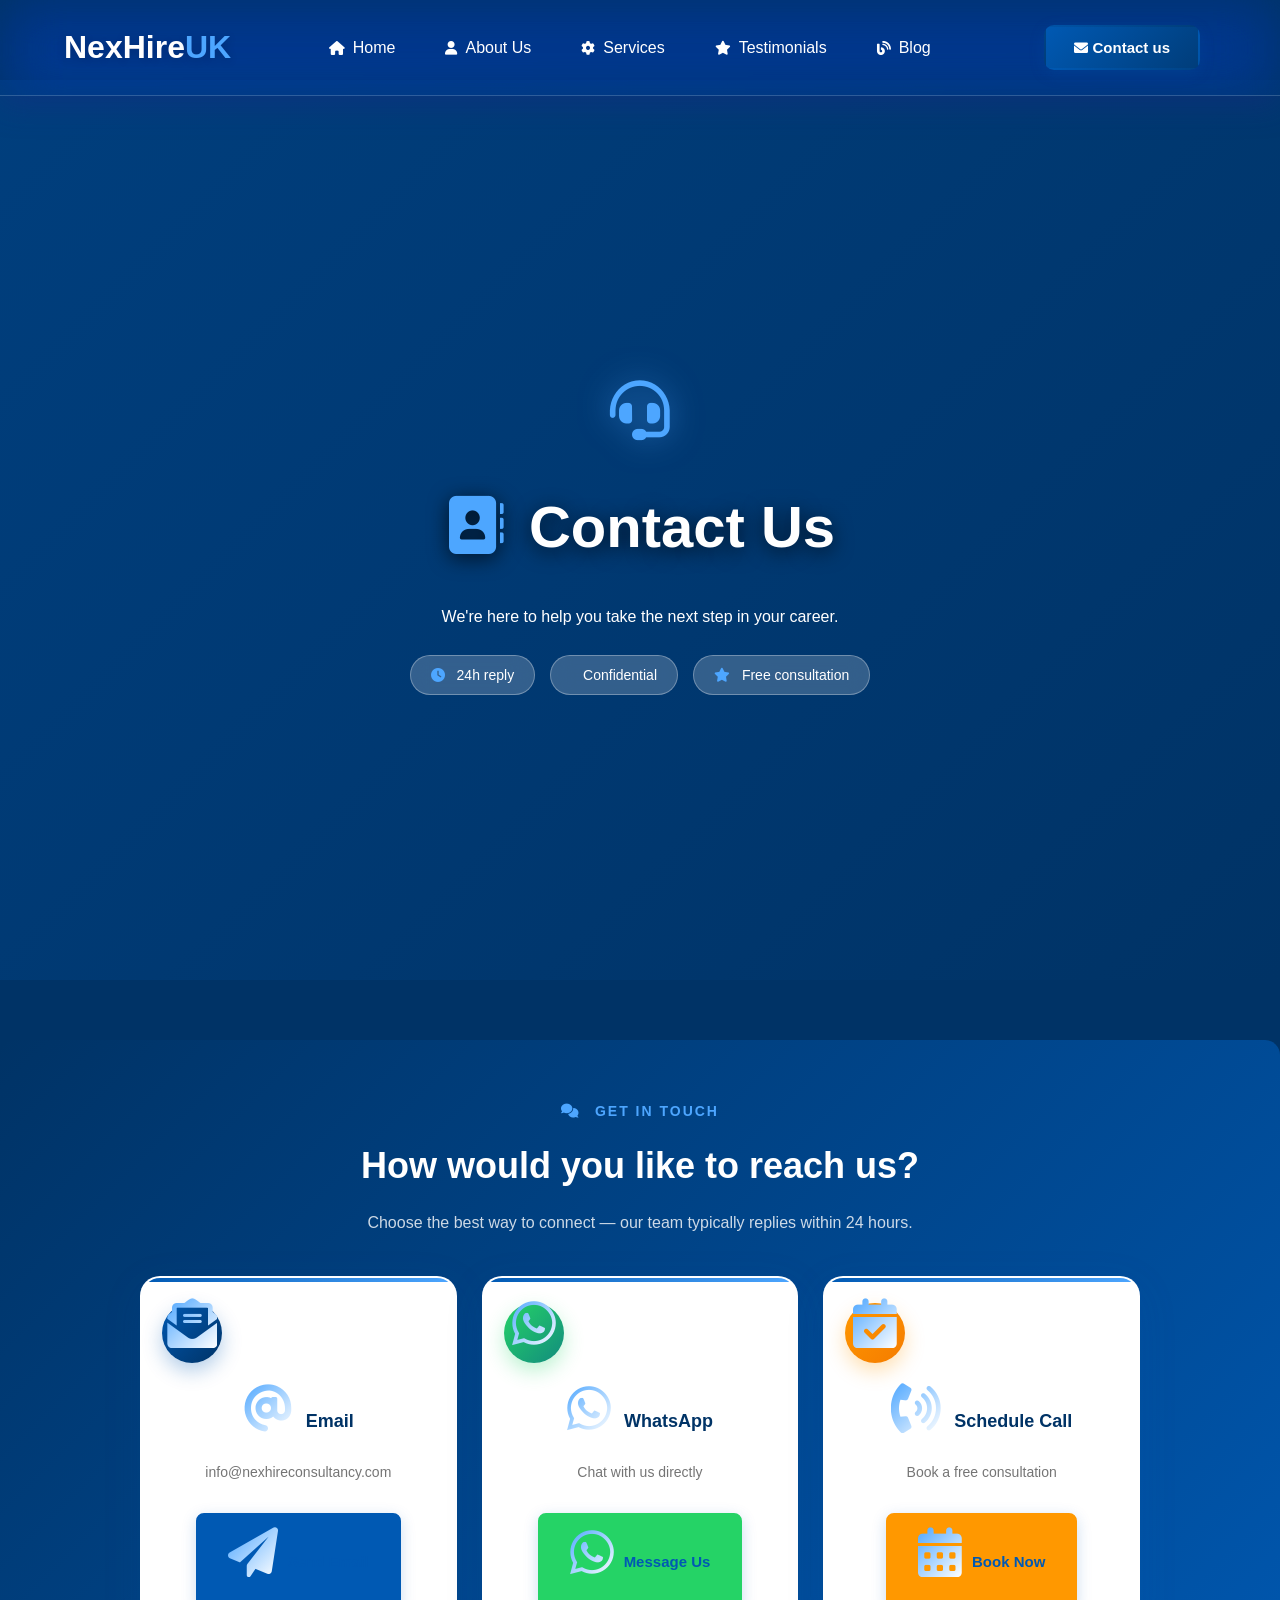
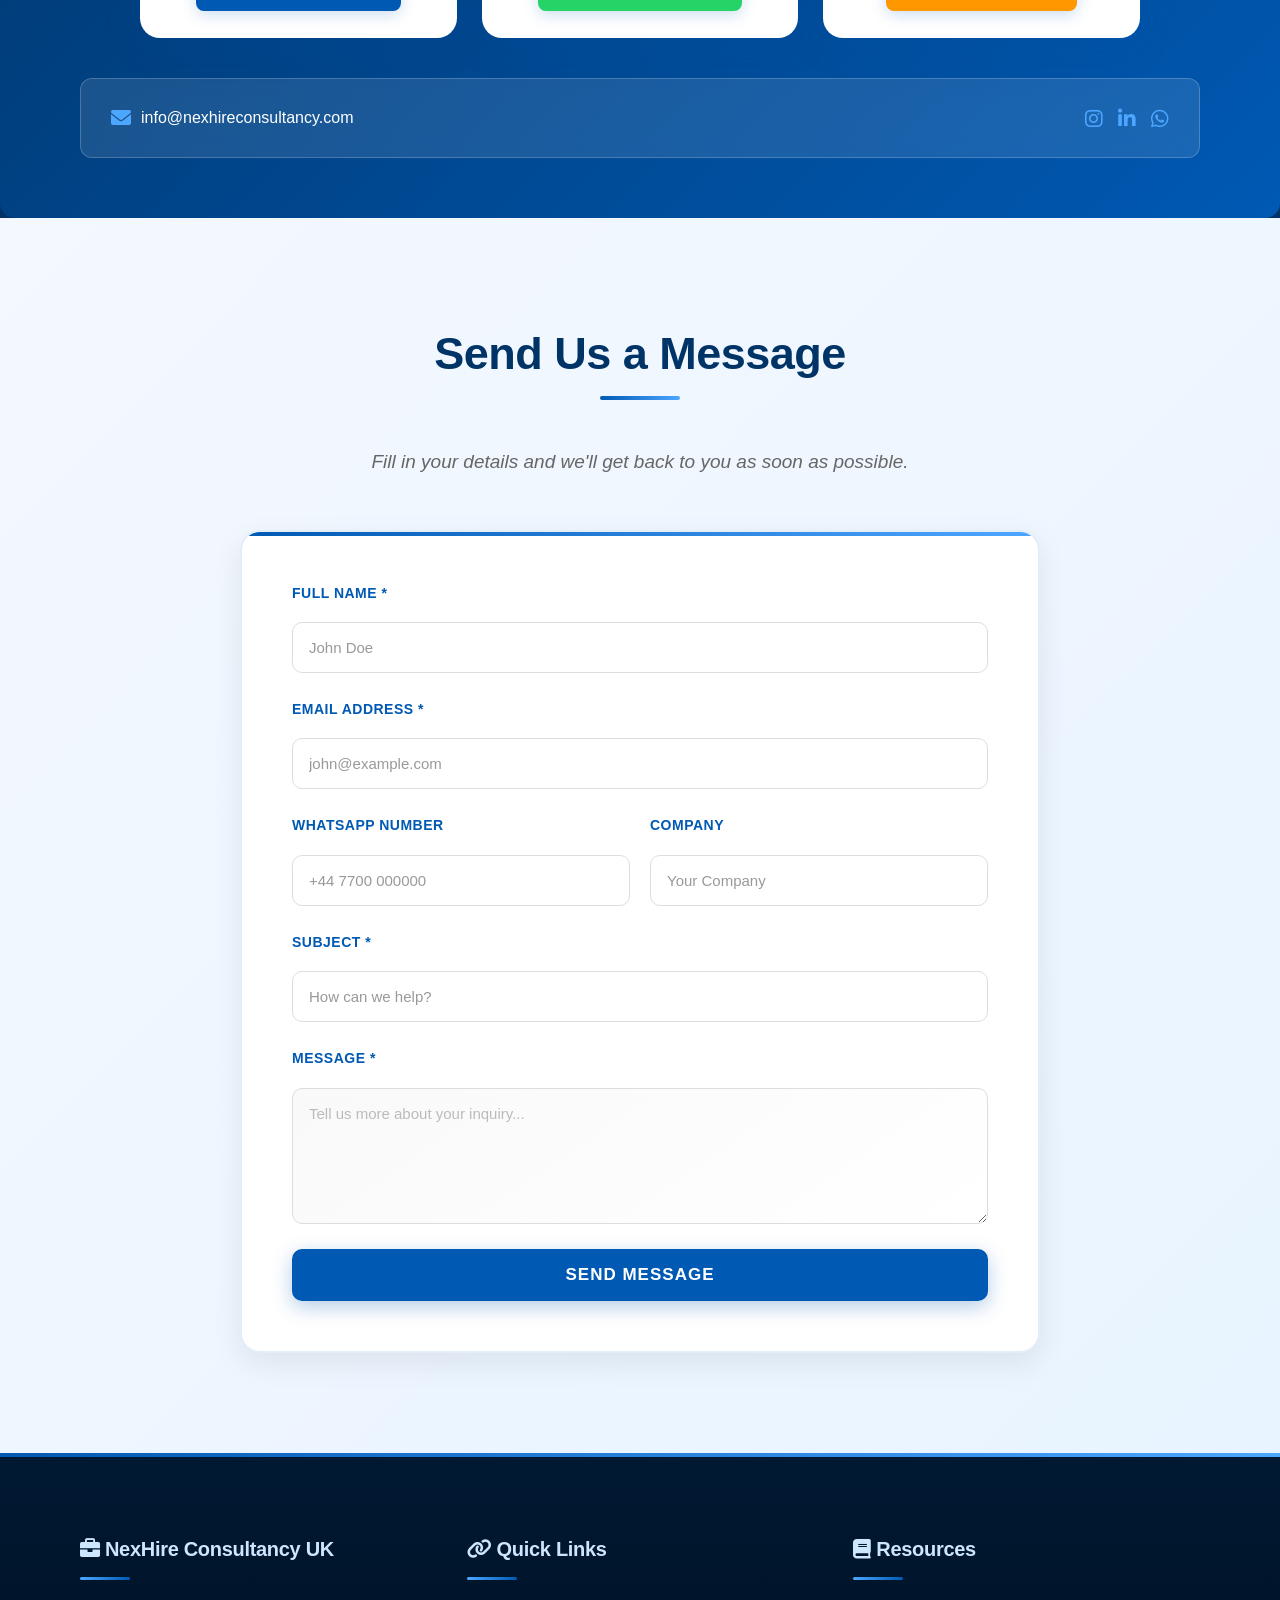
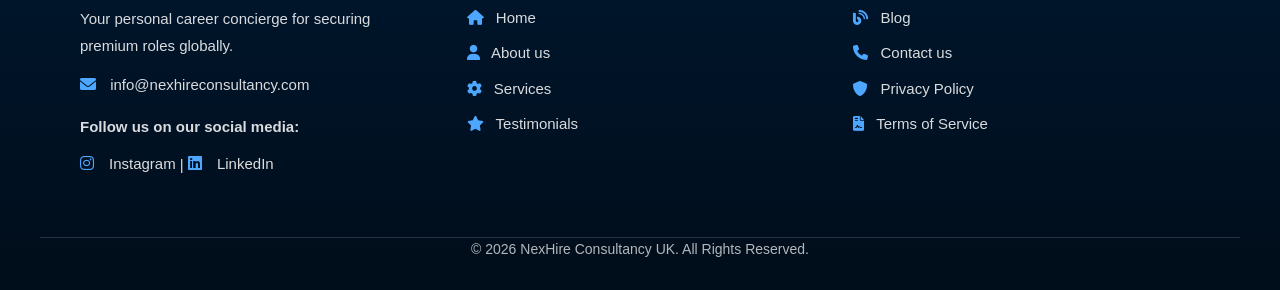
<file: contact.html>
<!DOCTYPE html>
<html lang="en">

<head>
  <meta charset="UTF-8">
  <meta name="viewport" content="width=device-width, initial-scale=1.0">

  <title>Contact Us - NexHire Consultancy UK</title>

  <link rel="stylesheet" href="style.css">

  <link rel="stylesheet"
    href="https://cdnjs.cloudflare.com/ajax/libs/font-awesome/6.0.0/css/all.min.css">
  
  <!-- JAVASCRIPT -->
  <script src="script.js" defer></script>
</head>

<body>

<!-- NAVBAR -->
<nav>
  <div class="hamburger">
    <i class="fas fa-bars"></i>
  </div>

  <div class="logo-section">
    <h2>NexHire<span>UK</span></h2>
  </div>

  <ul class="nav-links">
    <li><a href="index.html"><i class="fas fa-home"></i> Home</a></li>
    <li><a href="about.html"><i class="fas fa-user"></i> About Us</a></li>
    <li><a href="services.html"><i class="fas fa-cog"></i> Services</a></li>
    <li><a href="testimonials.html"><i class="fas fa-star"></i> Testimonials</a></li>
    <li><a href="blog.html"><i class="fas fa-blog"></i> Blog</a></li>
  </ul>

  <div class="nav-cta">
    <a href="contact.html">
      <button class="btn-primary"><i class="fas fa-envelope"></i> Contact us</button>
    </a>
  </div>
</nav>

  <!-- HEADER -->

  <header class="small-header contact-header">

    <div class="small-header-content">
      <div class="contact-header-icon"><i class="fas fa-headset"></i></div>
      <h1><i class="fas fa-address-book contact-title-icon"></i> Contact Us</h1>
      <p>We're here to help you take the next step in your career.</p>
      <div class="contact-header-pills">
        <span><i class="fas fa-clock"></i> 24h reply</span>
        <span><i class="fas fa-shield-halved"></i> Confidential</span>
        <span><i class="fas fa-star"></i> Free consultation</span>
      </div>
    </div>

  </header>

  <!-- CONTACT HERO -->

  <section class="quick-contact-section contact-channels">

    <div class="container">

      <div class="contact-section-label"><i class="fas fa-comments"></i> Get in Touch</div>
      <h2>How would you like to reach us?</h2>
      <p>Choose the best way to connect — our team typically replies within 24 hours.</p>

      <div class="contact-options">

        <div class="contact-option contact-option--email">
          <div class="contact-option-icon contact-option-icon--email" aria-hidden="true"><i class="fas fa-envelope-open-text"></i></div>
          <h3><i class="fas fa-at"></i> Email</h3>
          <p>info@nexhireconsultancy.com</p>
          <a href="mailto:info@nexhireconsultancy.com" class="contact-link contact-link--email">
            <i class="fas fa-paper-plane"></i> Send Email
          </a>
        </div>

        <div class="contact-option contact-option--whatsapp">
          <div class="contact-option-icon contact-option-icon--whatsapp" aria-hidden="true"><i class="fab fa-whatsapp"></i></div>
          <h3><i class="fab fa-whatsapp"></i> WhatsApp</h3>
          <p>Chat with us directly</p>
          <a href="https://wa.me/447345693046" class="contact-link contact-link--whatsapp" target="_blank" rel="noopener">
            <i class="fab fa-whatsapp"></i> Message Us
          </a>
        </div>

        <div class="contact-option contact-option--call">
          <div class="contact-option-icon contact-option-icon--call" aria-hidden="true"><i class="fas fa-calendar-check"></i></div>
          <h3><i class="fas fa-phone-volume"></i> Schedule Call</h3>
          <p>Book a free consultation</p>
          <a href="#contactForm" class="contact-link contact-link--call">
            <i class="fas fa-calendar-days"></i> Book Now
          </a>
        </div>

      </div>

      <div class="contact-info-bar">
        <div class="contact-info-bar-item">
          <i class="fas fa-envelope"></i>
          <span>info@nexhireconsultancy.com</span>
        </div>
        <div class="contact-info-bar-item contact-info-bar-item--social">
          <a href="https://www.instagram.com/nexhireconsultancyuk/?hl=en" target="_blank" rel="noopener" aria-label="Instagram"><i class="fab fa-instagram"></i></a>
          <a href="https://www.linkedin.com/company/nexhireconsultancyuk/" target="_blank" rel="noopener" aria-label="LinkedIn"><i class="fab fa-linkedin-in"></i></a>
          <a href="https://wa.me/447345693046" target="_blank" rel="noopener" aria-label="WhatsApp"><i class="fab fa-whatsapp"></i></a>
        </div>
      </div>

    </div>

  </section>

  <!-- CONTACT FORM -->

  <section class="contact-page">

    <div class="container">

      <div class="section-title">
        <h2>Send Us a Message</h2>

        <p>
          Fill in your details and we'll get back to you
          as soon as possible.
        </p>
      </div>

      <form class="contact-form" id="contactForm" action="https://formspree.io/f/YOUR_FORMSPREE_ID" method="POST">

        <div class="form-group">
          <label>Full Name *</label>

          <input type="text"
            placeholder="John Doe"
            required>
        </div>

        <div class="form-group">
          <label>Email Address *</label>

          <input type="email"
            placeholder="john@example.com"
            required>
        </div>

        <div class="form-row">

          <div class="form-group">

            <label>WhatsApp Number</label>

            <input type="text"
              placeholder="+44 7700 000000">

          </div>

          <div class="form-group">

            <label>Company</label>

            <input type="text"
              placeholder="Your Company">

          </div>

        </div>

        <div class="form-group">

          <label>Subject *</label>

          <input type="text"
            placeholder="How can we help?"
            required>

        </div>

        <div class="form-group">

          <label>Message *</label>

          <textarea rows="6"
            placeholder="Tell us more about your inquiry..."
            required></textarea>

        </div>

        <button type="submit" class="submit-btn">
          Send Message
        </button>

      </form>

    </div>

  </section>

  <!-- FOOTER -->

  <footer>

    <div class="container footer-content">

      <div class="footer-col">

        <h3><i class="fas fa-briefcase"></i> NexHire Consultancy UK</h3>

        <p>Your personal career concierge for securing premium roles globally.</p>

        <div class="contact-info">

          <p><i class="fas fa-envelope"></i> info@nexhireconsultancy.com</p>

          <p class="social-text">Follow us on our social media:</p>
          <p class="social-links-text">
            <a href="https://www.instagram.com/nexhireconsultancyuk/?hl=en" target="_blank"><i class="fab fa-instagram"></i> Instagram</a> | 
            <a href="https://www.linkedin.com/company/nexhireconsultancyuk/" target="_blank"><i class="fab fa-linkedin"></i> LinkedIn</a>
          </p>

        </div>

      </div>

      <div class="footer-col">

        <h3><i class="fas fa-link"></i> Quick Links</h3>

        <ul>

          <li><a href="index.html"><i class="fas fa-home"></i> Home</a></li>

          <li><a href="about.html"><i class="fas fa-user"></i> About us</a></li>

          <li><a href="services.html"><i class="fas fa-cog"></i> Services</a></li>

          <li><a href="testimonials.html"><i class="fas fa-star"></i> Testimonials</a></li>

        </ul>

      </div>

      <div class="footer-col">

        <h3><i class="fas fa-book"></i> Resources</h3>

        <ul>

          <li><a href="blog.html"><i class="fas fa-blog"></i> Blog</a></li>

          <li><a href="contact.html"><i class="fas fa-phone"></i> Contact us</a></li>

          <li><a href="privacy-policy.html"><i class="fas fa-shield-alt"></i> Privacy Policy</a></li>

          <li><a href="terms-of-service.html"><i class="fas fa-file-contract"></i> Terms of Service</a></li>

        </ul>

      </div>

    </div>

    <div class="footer-bottom container">
      <p>&copy; 2026 NexHire Consultancy UK. All Rights Reserved.</p>
    </div>

  </footer>
</file>
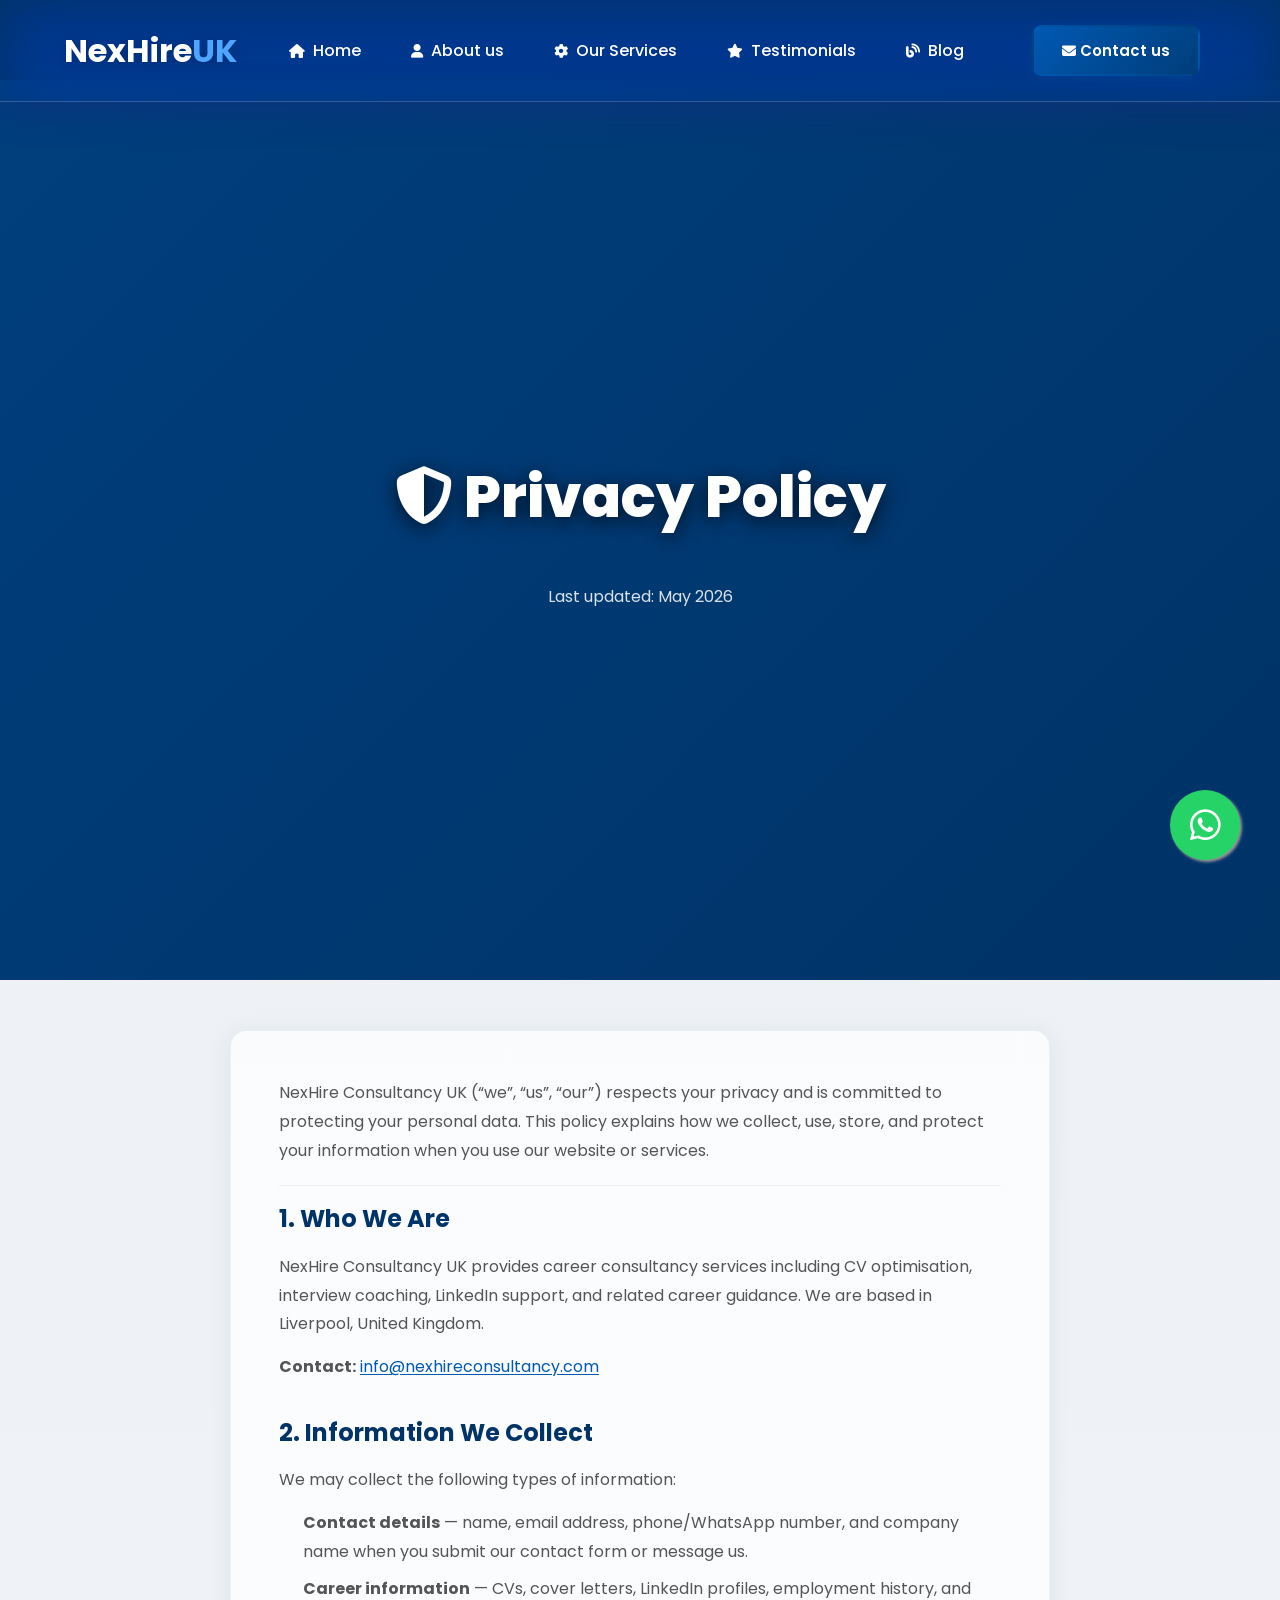
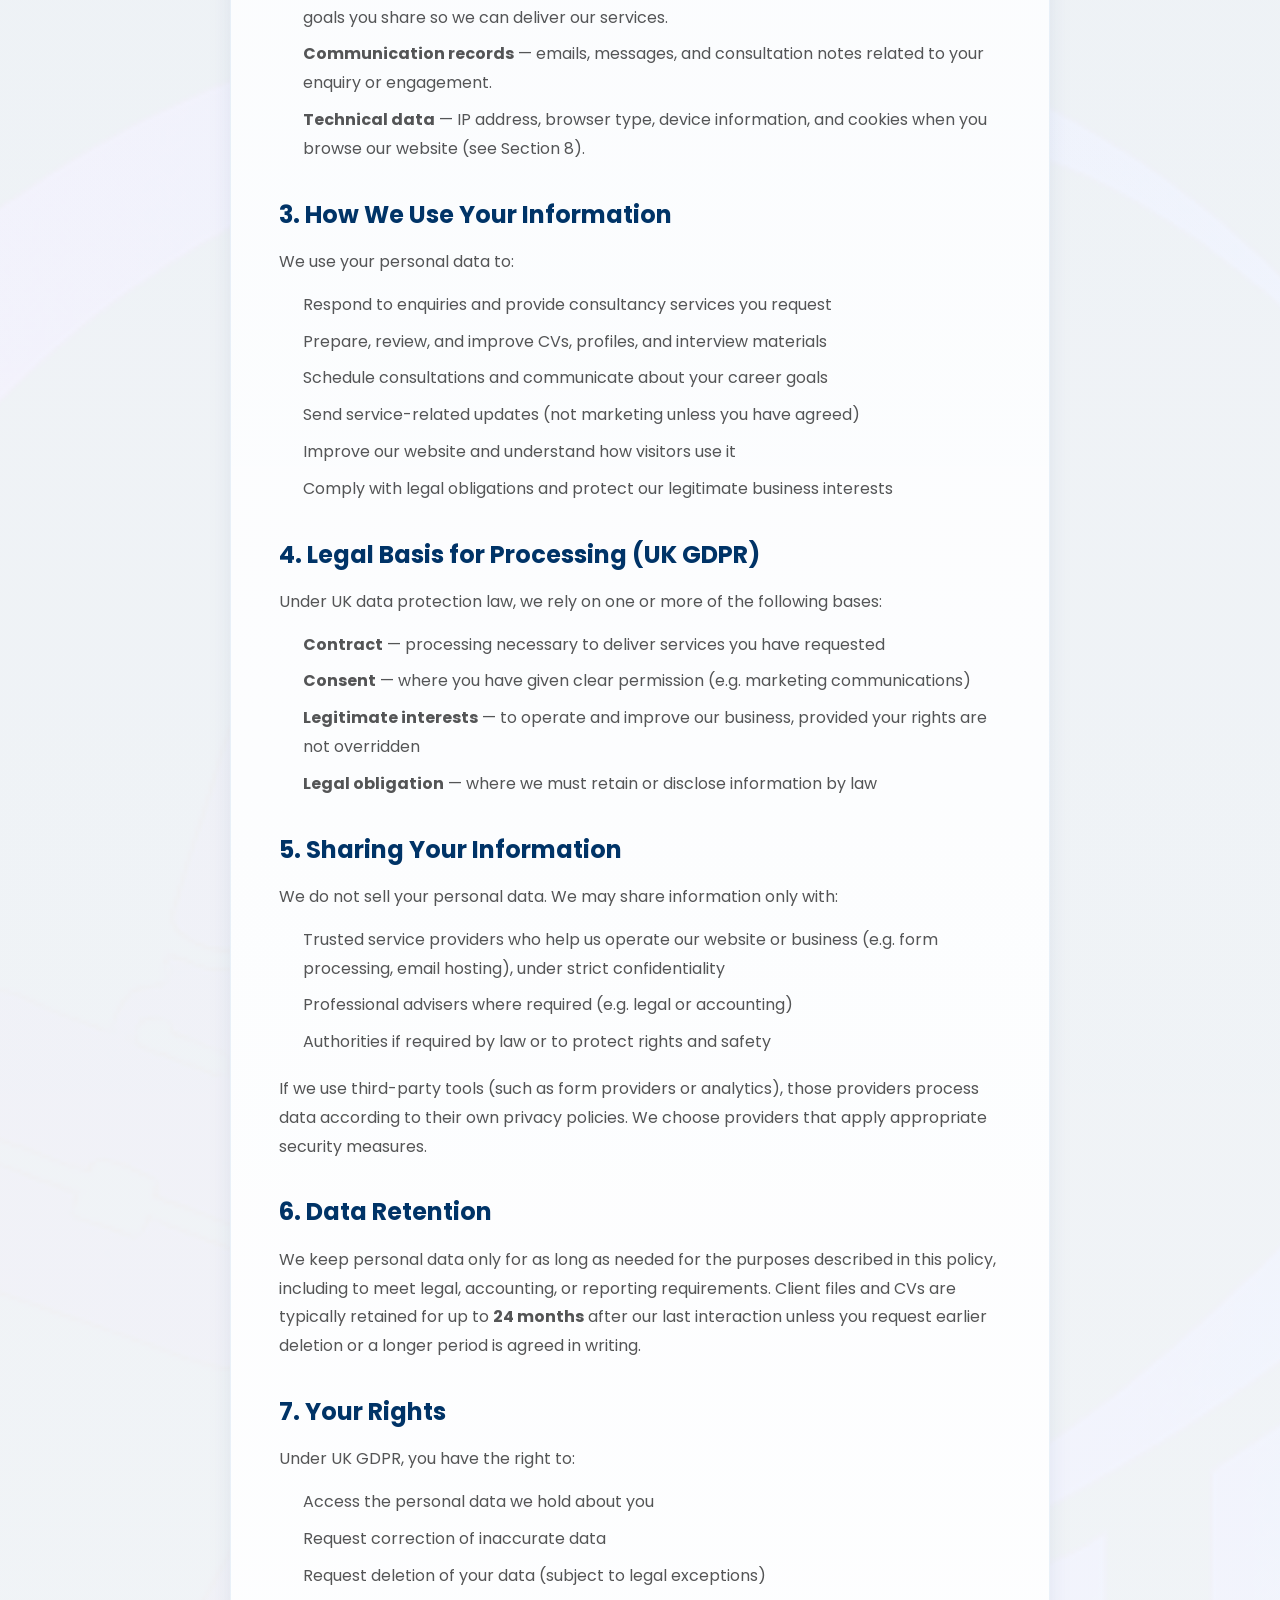
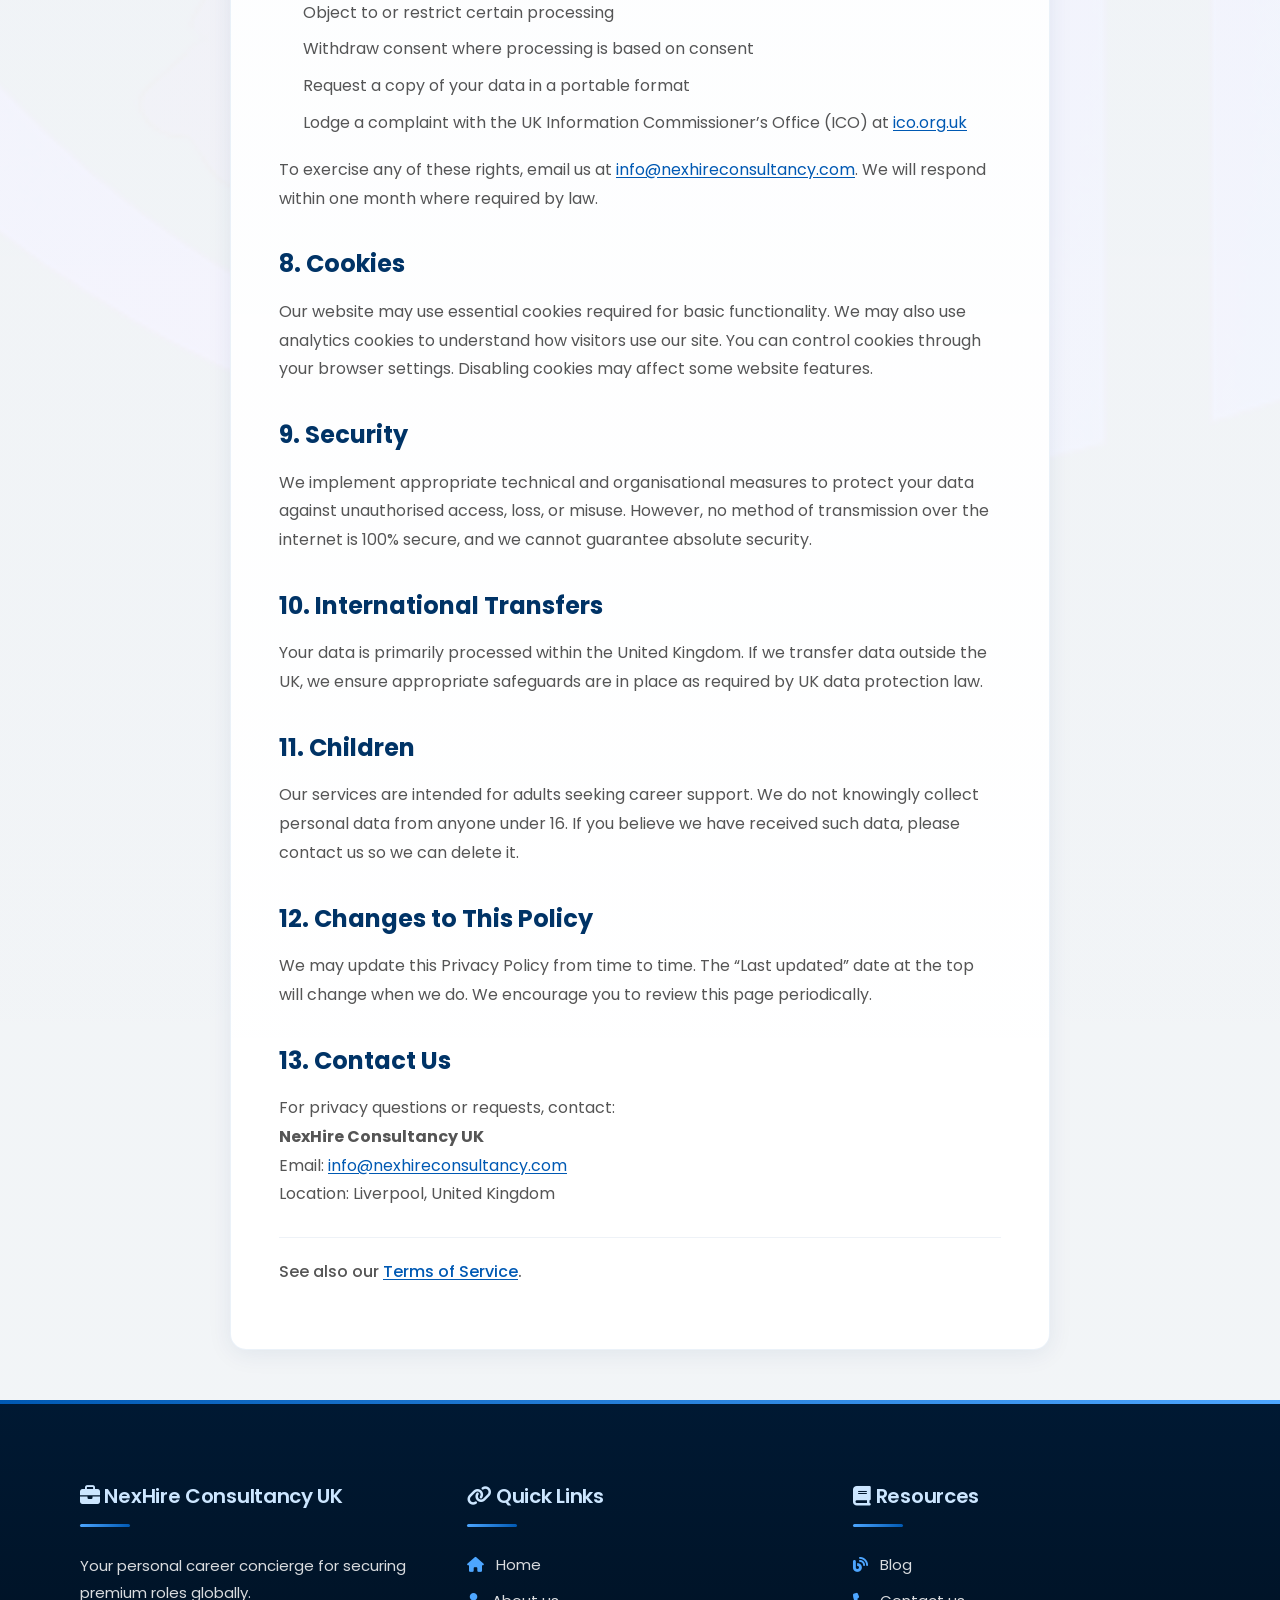
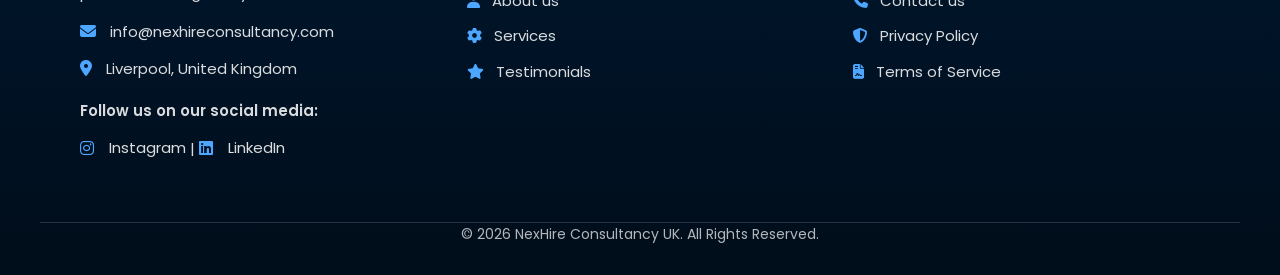
<file: privacy-policy.html>
<!DOCTYPE html>
<html lang="en">

<head>
  <meta charset="UTF-8">
  <meta name="viewport" content="width=device-width, initial-scale=1.0">
  <title>Privacy Policy | NexHire Consultancy UK</title>
  <link rel="stylesheet" href="style.css">
  <link rel="stylesheet" href="https://cdnjs.cloudflare.com/ajax/libs/font-awesome/6.4.0/css/all.min.css">
  <link rel="preconnect" href="https://fonts.googleapis.com">
  <link rel="preconnect" href="https://fonts.gstatic.com" crossorigin>
  <link href="https://fonts.googleapis.com/css2?family=Poppins:wght@300;400;500;600;700&display=swap" rel="stylesheet">
  <script src="script.js" defer></script>
</head>

<body class="page-legal">

<nav>
  <div class="hamburger" aria-label="Open menu" role="button" tabindex="0">
    <i class="fas fa-bars"></i>
  </div>

  <div class="logo-section">
    <h2>NexHire<span>UK</span></h2>
  </div>

  <ul class="nav-links">
    <li><a href="index.html"><i class="fas fa-home"></i> Home</a></li>
    <li><a href="about.html"><i class="fas fa-user"></i> About us</a></li>
    <li><a href="services.html"><i class="fas fa-cog"></i> Our Services</a></li>
    <li><a href="testimonials.html"><i class="fas fa-star"></i> Testimonials</a></li>
    <li><a href="blog.html"><i class="fas fa-blog"></i> Blog</a></li>
    <li class="nav-contact-mobile"><a href="contact.html"><i class="fas fa-envelope"></i> Contact us</a></li>
  </ul>

  <div class="nav-cta">
    <a href="contact.html">
      <button class="btn-primary"><i class="fas fa-envelope"></i> Contact us</button>
    </a>
  </div>
</nav>

<header class="small-header legal-header">
  <div class="small-header-content">
    <h1><i class="fas fa-shield-alt"></i> Privacy Policy</h1>
    <p class="legal-updated">Last updated: May 2026</p>
  </div>
</header>

<section class="page-section">
  <div class="container">
    <div class="legal-content">

      <p class="legal-intro">
        NexHire Consultancy UK (“we”, “us”, “our”) respects your privacy and is committed to protecting your personal data.
        This policy explains how we collect, use, store, and protect your information when you use our website or services.
      </p>

      <h2>1. Who We Are</h2>
      <p>
        NexHire Consultancy UK provides career consultancy services including CV optimisation, interview coaching,
        LinkedIn support, and related career guidance. We are based in Liverpool, United Kingdom.
      </p>
      <p>
        <strong>Contact:</strong>
        <a href="mailto:info@nexhireconsultancy.com">info@nexhireconsultancy.com</a>
      </p>

      <h2>2. Information We Collect</h2>
      <p>We may collect the following types of information:</p>
      <ul>
        <li><strong>Contact details</strong> — name, email address, phone/WhatsApp number, and company name when you submit our contact form or message us.</li>
        <li><strong>Career information</strong> — CVs, cover letters, LinkedIn profiles, employment history, and goals you share so we can deliver our services.</li>
        <li><strong>Communication records</strong> — emails, messages, and consultation notes related to your enquiry or engagement.</li>
        <li><strong>Technical data</strong> — IP address, browser type, device information, and cookies when you browse our website (see Section 8).</li>
      </ul>

      <h2>3. How We Use Your Information</h2>
      <p>We use your personal data to:</p>
      <ul>
        <li>Respond to enquiries and provide consultancy services you request</li>
        <li>Prepare, review, and improve CVs, profiles, and interview materials</li>
        <li>Schedule consultations and communicate about your career goals</li>
        <li>Send service-related updates (not marketing unless you have agreed)</li>
        <li>Improve our website and understand how visitors use it</li>
        <li>Comply with legal obligations and protect our legitimate business interests</li>
      </ul>

      <h2>4. Legal Basis for Processing (UK GDPR)</h2>
      <p>Under UK data protection law, we rely on one or more of the following bases:</p>
      <ul>
        <li><strong>Contract</strong> — processing necessary to deliver services you have requested</li>
        <li><strong>Consent</strong> — where you have given clear permission (e.g. marketing communications)</li>
        <li><strong>Legitimate interests</strong> — to operate and improve our business, provided your rights are not overridden</li>
        <li><strong>Legal obligation</strong> — where we must retain or disclose information by law</li>
      </ul>

      <h2>5. Sharing Your Information</h2>
      <p>
        We do not sell your personal data. We may share information only with:
      </p>
      <ul>
        <li>Trusted service providers who help us operate our website or business (e.g. form processing, email hosting), under strict confidentiality</li>
        <li>Professional advisers where required (e.g. legal or accounting)</li>
        <li>Authorities if required by law or to protect rights and safety</li>
      </ul>
      <p>
        If we use third-party tools (such as form providers or analytics), those providers process data according to their own privacy policies.
        We choose providers that apply appropriate security measures.
      </p>

      <h2>6. Data Retention</h2>
      <p>
        We keep personal data only for as long as needed for the purposes described in this policy, including to meet legal,
        accounting, or reporting requirements. Client files and CVs are typically retained for up to <strong>24 months</strong>
        after our last interaction unless you request earlier deletion or a longer period is agreed in writing.
      </p>

      <h2>7. Your Rights</h2>
      <p>Under UK GDPR, you have the right to:</p>
      <ul>
        <li>Access the personal data we hold about you</li>
        <li>Request correction of inaccurate data</li>
        <li>Request deletion of your data (subject to legal exceptions)</li>
        <li>Object to or restrict certain processing</li>
        <li>Withdraw consent where processing is based on consent</li>
        <li>Request a copy of your data in a portable format</li>
        <li>Lodge a complaint with the UK Information Commissioner’s Office (ICO) at <a href="https://ico.org.uk" target="_blank" rel="noopener">ico.org.uk</a></li>
      </ul>
      <p>
        To exercise any of these rights, email us at
        <a href="mailto:info@nexhireconsultancy.com">info@nexhireconsultancy.com</a>.
        We will respond within one month where required by law.
      </p>

      <h2>8. Cookies</h2>
      <p>
        Our website may use essential cookies required for basic functionality. We may also use analytics cookies to understand
        how visitors use our site. You can control cookies through your browser settings. Disabling cookies may affect some
        website features.
      </p>

      <h2>9. Security</h2>
      <p>
        We implement appropriate technical and organisational measures to protect your data against unauthorised access,
        loss, or misuse. However, no method of transmission over the internet is 100% secure, and we cannot guarantee absolute security.
      </p>

      <h2>10. International Transfers</h2>
      <p>
        Your data is primarily processed within the United Kingdom. If we transfer data outside the UK, we ensure appropriate
        safeguards are in place as required by UK data protection law.
      </p>

      <h2>11. Children</h2>
      <p>
        Our services are intended for adults seeking career support. We do not knowingly collect personal data from anyone under 16.
        If you believe we have received such data, please contact us so we can delete it.
      </p>

      <h2>12. Changes to This Policy</h2>
      <p>
        We may update this Privacy Policy from time to time. The “Last updated” date at the top will change when we do.
        We encourage you to review this page periodically.
      </p>

      <h2>13. Contact Us</h2>
      <p>
        For privacy questions or requests, contact:<br>
        <strong>NexHire Consultancy UK</strong><br>
        Email: <a href="mailto:info@nexhireconsultancy.com">info@nexhireconsultancy.com</a><br>
        Location: Liverpool, United Kingdom
      </p>

      <p class="legal-links">
        See also our <a href="terms-of-service.html">Terms of Service</a>.
      </p>
    </div>
  </div>
</section>

<footer>
  <div class="container footer-content">
    <div class="footer-col">
      <h3><i class="fas fa-briefcase"></i> NexHire Consultancy UK</h3>
      <p>Your personal career concierge for securing premium roles globally.</p>
      <div class="contact-info">
        <p><i class="fas fa-envelope"></i> info@nexhireconsultancy.com</p>
        <p><i class="fas fa-map-marker-alt"></i> Liverpool, United Kingdom</p>
        <p class="social-text">Follow us on our social media:</p>
        <p class="social-links-text">
          <a href="https://www.instagram.com/nexhireconsultancyuk/?hl=en" target="_blank" rel="noopener"><i class="fab fa-instagram"></i> Instagram</a> |
          <a href="https://www.linkedin.com/company/nexhireconsultancyuk/" target="_blank" rel="noopener"><i class="fab fa-linkedin"></i> LinkedIn</a>
        </p>
      </div>
    </div>

    <div class="footer-col">
      <h3><i class="fas fa-link"></i> Quick Links</h3>
      <ul>
        <li><a href="index.html"><i class="fas fa-home"></i> Home</a></li>
        <li><a href="about.html"><i class="fas fa-user"></i> About us</a></li>
        <li><a href="services.html"><i class="fas fa-cog"></i> Services</a></li>
        <li><a href="testimonials.html"><i class="fas fa-star"></i> Testimonials</a></li>
      </ul>
    </div>

    <div class="footer-col">
      <h3><i class="fas fa-book"></i> Resources</h3>
      <ul>
        <li><a href="blog.html"><i class="fas fa-blog"></i> Blog</a></li>
        <li><a href="contact.html"><i class="fas fa-phone"></i> Contact us</a></li>
        <li><a href="privacy-policy.html"><i class="fas fa-shield-alt"></i> Privacy Policy</a></li>
        <li><a href="terms-of-service.html"><i class="fas fa-file-contract"></i> Terms of Service</a></li>
      </ul>
    </div>
  </div>

  <div class="footer-bottom container">
    <p>&copy; 2026 NexHire Consultancy UK. All Rights Reserved.</p>
  </div>
</footer>

<a href="https://wa.me/447345693046" class="whatsapp-float" target="_blank" rel="noopener" aria-label="Chat on WhatsApp">
  <i class="fab fa-whatsapp"></i>
</a>

</body>
</html>
</file>
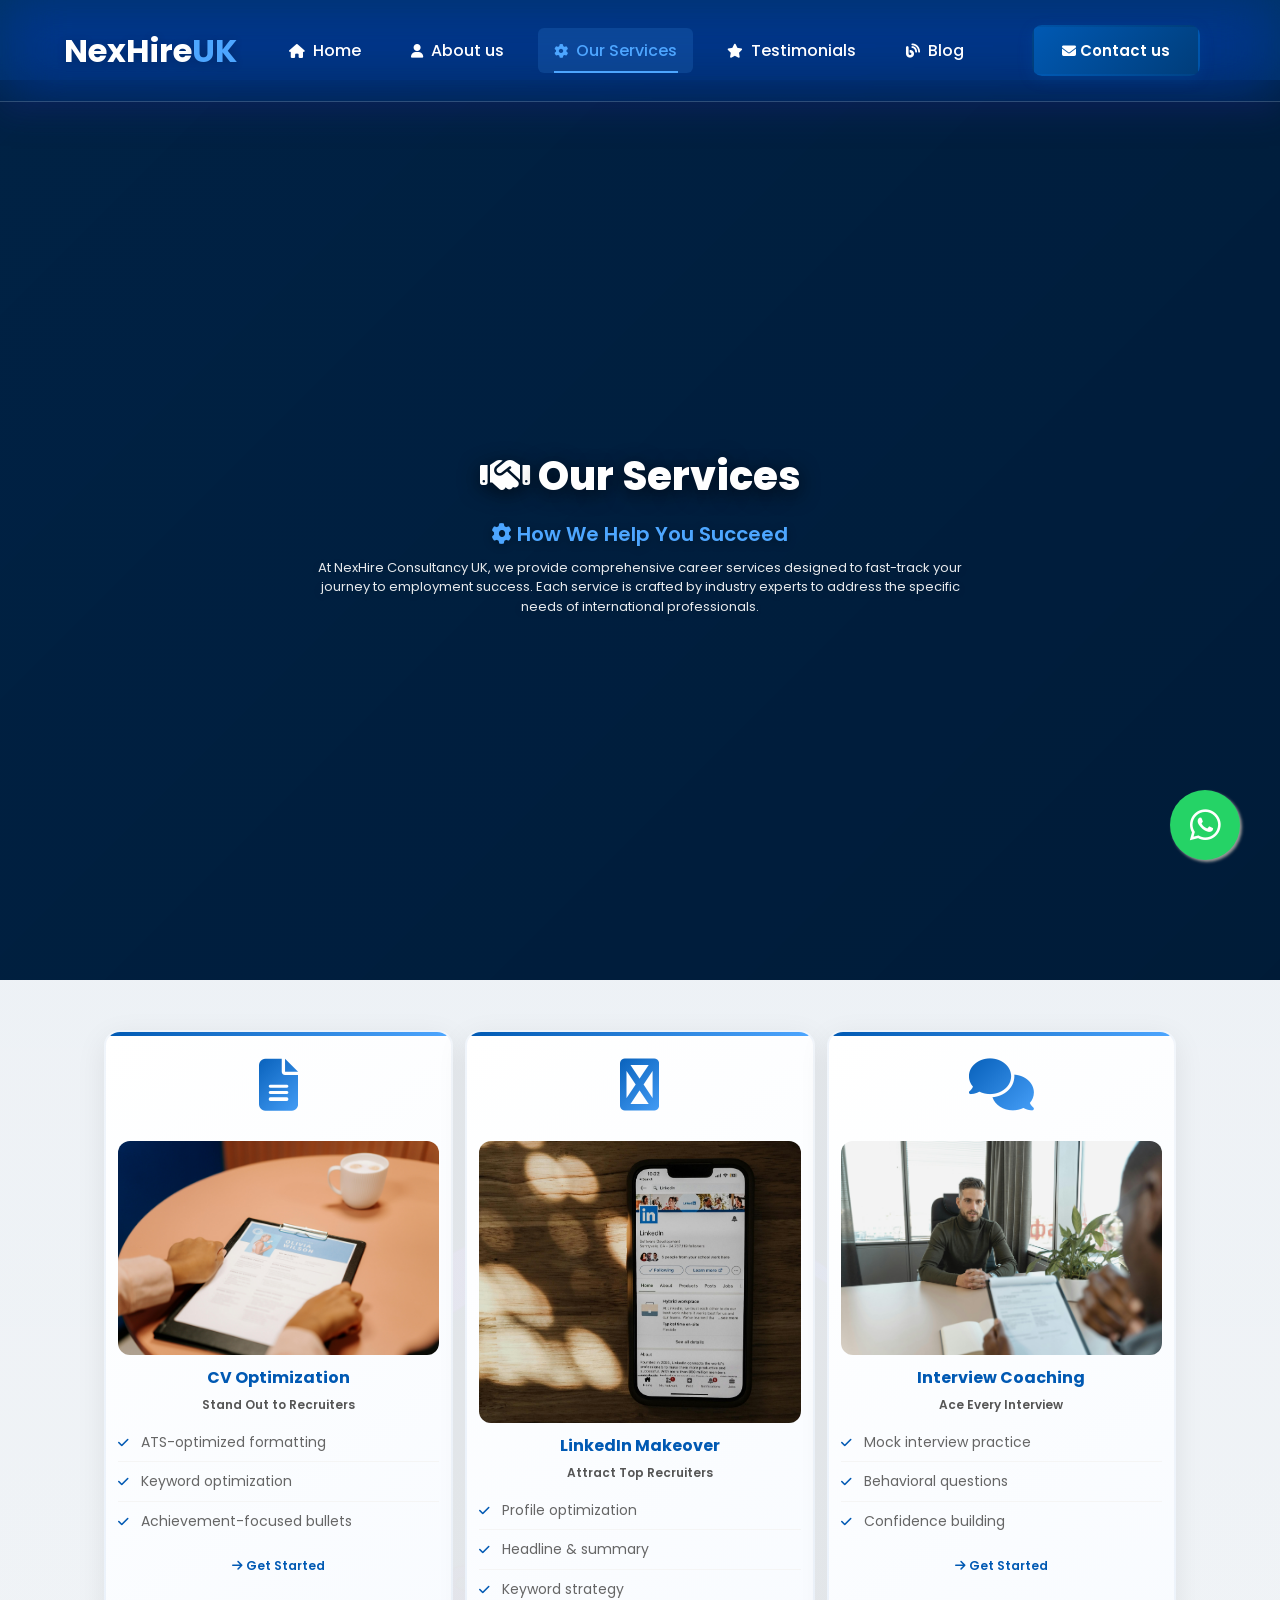
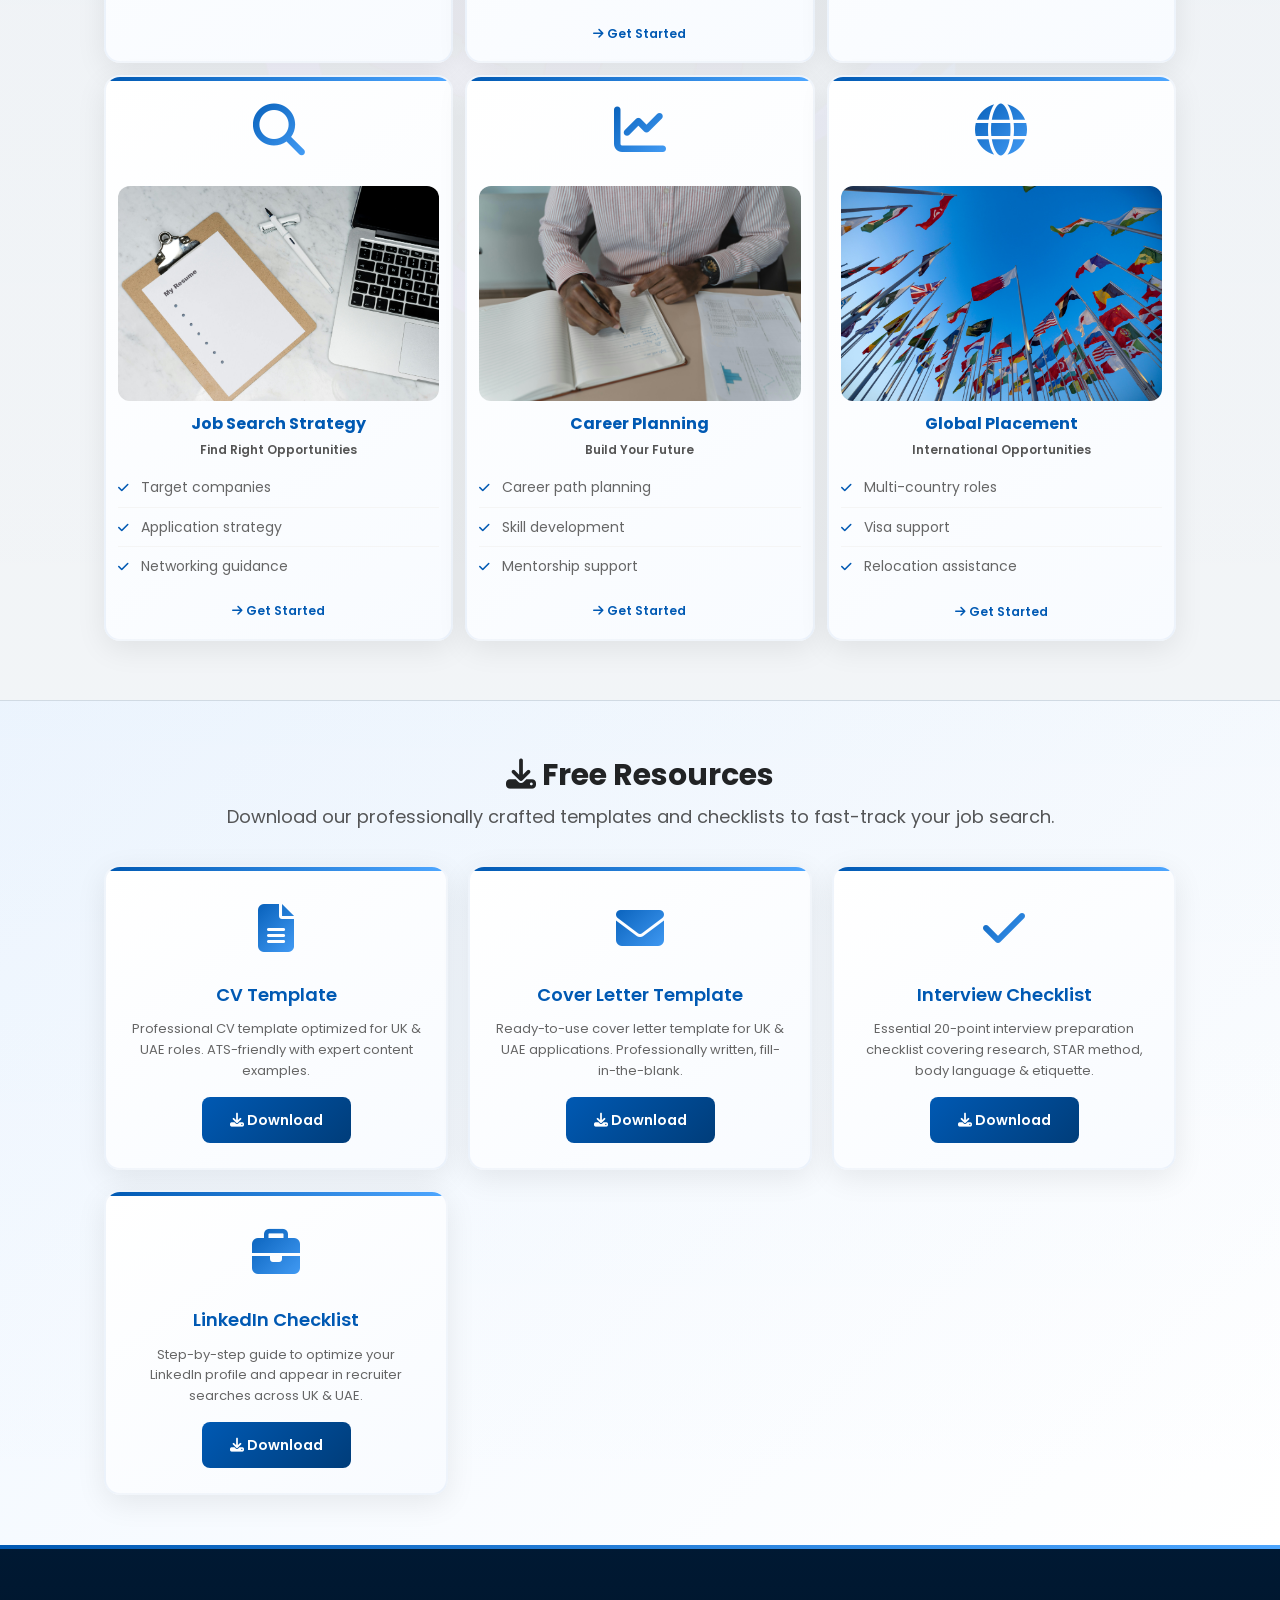
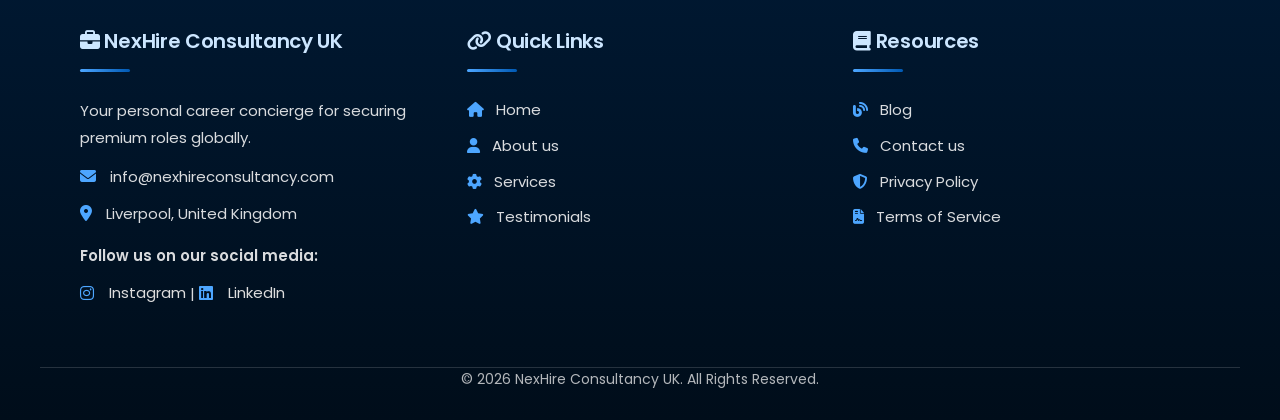
<file: services.html>
<!DOCTYPE html>
<html lang="en">

<head>
  <meta charset="UTF-8">
  <meta name="viewport" content="width=device-width, initial-scale=1.0">
  <title>Services | NexHire Consultancy UK</title>
  <link rel="stylesheet" href="style.css">
  
  <!-- FONT AWESOME ICONS -->
  <link rel="stylesheet" href="https://cdnjs.cloudflare.com/ajax/libs/font-awesome/6.4.0/css/all.min.css">
  
  <!-- GOOGLE FONT -->
  <link rel="preconnect" href="https://fonts.googleapis.com">
  <link rel="preconnect" href="https://fonts.gstatic.com" crossorigin>
  <link href="https://fonts.googleapis.com/css2?family=Poppins:wght@300;400;500;600;700&display=swap" rel="stylesheet"/>
  
  <!-- JAVASCRIPT -->
  <script src="script.js" defer></script>
</head>

<body class="page-services">

<!-- NAVBAR -->
<nav>
  <div class="hamburger">
    <i class="fas fa-bars"></i>
  </div>

  <div class="logo-section">
    <h2>NexHire<span>UK</span></h2>
  </div>

  <ul class="nav-links">
    <li><a href="index.html"><i class="fas fa-home"></i> Home</a></li>
    <li><a href="about.html"><i class="fas fa-user"></i> About us</a></li>
    <li><a href="services.html" class="active"><i class="fas fa-cog"></i> Our Services</a></li>
    <li><a href="testimonials.html"><i class="fas fa-star"></i> Testimonials</a></li>
    <li><a href="blog.html"><i class="fas fa-blog"></i> Blog</a></li>
    <li class="nav-contact-mobile"><a href="contact.html"><i class="fas fa-envelope"></i> Contact us</a></li>
  </ul>

  <div class="nav-cta">
    <a href="contact.html">
      <button class="btn-primary"><i class="fas fa-envelope"></i> Contact us</button>
    </a>
  </div>
</nav>

<header class="small-header header-with-intro">
  <video autoplay muted loop playsinline class="hero-video">
    <source src="services backgorund video header/services background video.mp4" type="video/mp4">
  </video>

  <div class="video-overlay"></div>

  <div class="small-header-content">
    <h1><i class="fas fa-handshake"></i> Our Services</h1>
    <h2 class="header-subtitle"><i class="fas fa-cog"></i> How We Help You Succeed</h2>
    <p class="header-description">At NexHire Consultancy UK, we provide comprehensive career services designed to fast-track your journey to employment success. Each service is crafted by industry experts to address the specific needs of international professionals.</p>
  </div>
</header>

<section class="page-section">
  <div class="container">
    <div class="services-grid" style="display:grid;grid-template-columns:repeat(3,minmax(0,1fr));gap:12px;margin-bottom:10px;">
      <div class="service-card" style="padding:12px 12px;">
        <div class="service-icon" style="margin-bottom:14px;font-size:52px;"><i class="fas fa-file-alt"></i></div>

        <img
          src="CARD IMAGE/CV OPTIMIZATION.jpg"
          alt="CV Optimization"
          style="width:100%;height:auto;border-radius:12px;display:block;margin:0 0 10px 0;object-fit:cover;"
        />

        <h3 style="font-size:16px;margin:6px 0 2px 0;">CV Optimization</h3>
        <p class="service-tagline" style="margin-bottom:6px !important;font-size:12px;">Stand Out to Recruiters</p>
        <ul class="service-features" style="margin-bottom:10px;">
          <li><i class="fas fa-check"></i> ATS-optimized formatting</li>
          <li><i class="fas fa-check"></i> Keyword optimization</li>
          <li><i class="fas fa-check"></i> Achievement-focused bullets</li>
        </ul>
        <a href="contact.html" class="service-link" style="font-size:12px;padding:6px 0;"><i class="fas fa-arrow-right"></i> Get Started</a>
      </div>

      <div class="service-card" style="padding:12px 12px;">
        <div class="service-icon" style="margin-bottom:14px;font-size:52px;"><i class="fas fa-linkedin"></i></div>

        <img
          src="CARD IMAGE/LinkedIn Makeover.jpg"
          alt="LinkedIn Makeover"
          style="width:100%;height:auto;border-radius:12px;display:block;margin:0 0 10px 0;object-fit:cover;"
        />

        <h3 style="font-size:16px;margin:6px 0 2px 0;">LinkedIn Makeover</h3>
        <p class="service-tagline" style="margin-bottom:6px !important;font-size:12px;">Attract Top Recruiters</p>
        <ul class="service-features" style="margin-bottom:10px;">
          <li><i class="fas fa-check"></i> Profile optimization</li>
          <li><i class="fas fa-check"></i> Headline &amp; summary</li>
          <li><i class="fas fa-check"></i> Keyword strategy</li>
        </ul>
        <a href="contact.html" class="service-link" style="font-size:12px;padding:6px 0;"><i class="fas fa-arrow-right"></i> Get Started</a>
      </div>

      <div class="service-card" style="padding:12px 12px;">
        <div class="service-icon" style="margin-bottom:14px;font-size:52px;"><i class="fas fa-comments"></i></div>

        <img
          src="CARD IMAGE/Interview Coaching.jpg"
          alt="Interview Coaching"
          style="width:100%;height:auto;border-radius:12px;display:block;margin:0 0 10px 0;object-fit:cover;"
        />

        <h3 style="font-size:16px;margin:6px 0 2px 0;">Interview Coaching</h3>
        <p class="service-tagline" style="margin-bottom:6px !important;font-size:12px;">Ace Every Interview</p>
        <ul class="service-features" style="margin-bottom:10px;">
          <li><i class="fas fa-check"></i> Mock interview practice</li>
          <li><i class="fas fa-check"></i> Behavioral questions</li>
          <li><i class="fas fa-check"></i> Confidence building</li>
        </ul>
        <a href="contact.html" class="service-link" style="font-size:12px;padding:6px 0;"><i class="fas fa-arrow-right"></i> Get Started</a>
      </div>

      <div class="service-card" style="padding:12px 12px;">
        <div class="service-icon" style="margin-bottom:14px;font-size:52px;"><i class="fas fa-search"></i></div>

        <img
          src="CARD IMAGE/Job Search Strategy.jpg"
          alt="Job Search Strategy"
          style="width:100%;height:auto;border-radius:12px;display:block;margin:0 0 10px 0;object-fit:cover;"
        />

        <h3 style="font-size:16px;margin:6px 0 2px 0;">Job Search Strategy</h3>
        <p class="service-tagline" style="margin-bottom:6px !important;font-size:12px;">Find Right Opportunities</p>
        <ul class="service-features" style="margin-bottom:10px;">
          <li><i class="fas fa-check"></i> Target companies</li>
          <li><i class="fas fa-check"></i> Application strategy</li>
          <li><i class="fas fa-check"></i> Networking guidance</li>
        </ul>
        <a href="contact.html" class="service-link" style="font-size:12px;padding:6px 0;"><i class="fas fa-arrow-right"></i> Get Started</a>
      </div>

      <div class="service-card" style="padding:12px 12px;">
        <div class="service-icon" style="margin-bottom:14px;font-size:52px;"><i class="fas fa-chart-line"></i></div>

        <img
          src="CARD IMAGE/Career Planning.jpg"
          alt="Career Planning"
          style="width:100%;height:auto;border-radius:12px;display:block;margin:0 0 10px 0;object-fit:cover;"
        />

        <h3 style="font-size:16px;margin:6px 0 2px 0;">Career Planning</h3>
        <p class="service-tagline" style="margin-bottom:6px !important;font-size:12px;">Build Your Future</p>
        <ul class="service-features" style="margin-bottom:10px;">
          <li><i class="fas fa-check"></i> Career path planning</li>
          <li><i class="fas fa-check"></i> Skill development</li>
          <li><i class="fas fa-check"></i> Mentorship support</li>
        </ul>
        <a href="contact.html" class="service-link" style="font-size:12px;padding:6px 0;"><i class="fas fa-arrow-right"></i> Get Started</a>
      </div>

      <div class="service-card" style="padding:12px 12px;">
        <div class="service-icon" style="margin-bottom:14px;font-size:52px;"><i class="fas fa-globe"></i></div>

        <img
          src="CARD IMAGE/Global Placement.jpg"
          alt="Global Placement"
          style="width:100%;height:auto;border-radius:12px;display:block;margin:0 0 10px 0;object-fit:cover;"
        />

        <h3 style="font-size:16px;margin:6px 0 2px 0;">Global Placement</h3>
        <p class="service-tagline" style="margin-bottom:6px !important;font-size:12px;">International Opportunities</p>
        <ul class="service-features" style="margin-bottom:10px;">
          <li><i class="fas fa-check"></i> Multi-country roles</li>
          <li><i class="fas fa-check"></i> Visa support</li>
          <li><i class="fas fa-check"></i> Relocation assistance</li>
        </ul>
        <a href="contact.html" class="service-link" style="font-size:12px;padding:6px 0;"><i class="fas fa-arrow-right"></i> Get Started</a>
      </div>
    </div>
  </div>
</section>

<section class="page-section resources-section">
  <div class="container">
    <h2><i class="fas fa-download"></i> Free Resources</h2>
    <p>Download our professionally crafted templates and checklists to fast-track your job search.</p>

    <div class="resources-grid">
      <div class="resource-card">
        <div class="resource-icon"><i class="fas fa-file-alt"></i></div>
        <h3>CV Template</h3>
        <p>Professional CV template optimized for UK & UAE roles. ATS-friendly with expert content examples.</p>
        <a href="CHECKLIST/NEW CV TEMPLATE.pdf" class="download-btn" download><i class="fas fa-download"></i> Download</a>
      </div>

      <div class="resource-card">
        <div class="resource-icon"><i class="fas fa-envelope"></i></div>
        <h3>Cover Letter Template</h3>
        <p>Ready-to-use cover letter template for UK & UAE applications. Professionally written, fill-in-the-blank.</p>
        <a href="CHECKLIST/NEW COVER LETTER TEMPLATE.pdf" class="download-btn" download><i class="fas fa-download"></i> Download</a>
      </div>

      <div class="resource-card">
        <div class="resource-icon"><i class="fas fa-check"></i></div>
        <h3>Interview Checklist</h3>
        <p>Essential 20-point interview preparation checklist covering research, STAR method, body language & etiquette.</p>
        <a href="CHECKLIST/NEW INTERVIEW CHECKLIST FREE.pdf" class="download-btn" download><i class="fas fa-download"></i> Download</a>
      </div>

      <div class="resource-card">
        <div class="resource-icon"><i class="fas fa-briefcase"></i></div>
        <h3>LinkedIn Checklist</h3>
        <p>Step-by-step guide to optimize your LinkedIn profile and appear in recruiter searches across UK & UAE.</p>
        <a href="CHECKLIST/NEW LINKEDIN CHECKLIST.pdf" class="download-btn" download><i class="fas fa-download"></i> Download</a>
      </div>
    </div>
  </div>
</section>

<footer>
  <div class="container footer-content">
    <div class="footer-col">
      <h3><i class="fas fa-briefcase"></i> NexHire Consultancy UK</h3>
      <p>Your personal career concierge for securing premium roles globally.</p>
      <div class="contact-info">
        <p><i class="fas fa-envelope"></i> info@nexhireconsultancy.com</p>
        <p><i class="fas fa-map-marker-alt"></i> Liverpool, United Kingdom</p>
        <p class="social-text">Follow us on our social media:</p>
        <p class="social-links-text">
          <a href="https://www.instagram.com/nexhireconsultancyuk/?hl=en" target="_blank"><i class="fab fa-instagram"></i> Instagram</a> | 
          <a href="https://www.linkedin.com/company/nexhireconsultancyuk/" target="_blank"><i class="fab fa-linkedin"></i> LinkedIn</a>
        </p>
      </div>
    </div>

    <div class="footer-col">
      <h3><i class="fas fa-link"></i> Quick Links</h3>
      <ul>
        <li><a href="index.html"><i class="fas fa-home"></i> Home</a></li>
        <li><a href="about.html"><i class="fas fa-user"></i> About us</a></li>
        <li><a href="services.html"><i class="fas fa-cog"></i> Services</a></li>
        <li><a href="testimonials.html"><i class="fas fa-star"></i> Testimonials</a></li>
      </ul>
    </div>

    <div class="footer-col">
      <h3><i class="fas fa-book"></i> Resources</h3>
      <ul>
        <li><a href="blog.html"><i class="fas fa-blog"></i> Blog</a></li>
        <li><a href="contact.html"><i class="fas fa-phone"></i> Contact us</a></li>
        <li><a href="privacy-policy.html"><i class="fas fa-shield-alt"></i> Privacy Policy</a></li>
        <li><a href="terms-of-service.html"><i class="fas fa-file-contract"></i> Terms of Service</a></li>
      </ul>
    </div>
  </div>

  <div class="footer-bottom container">
    <p>&copy; 2026 NexHire Consultancy UK. All Rights Reserved.</p>
  </div>
</footer>

</body>

</html>
<!-- Floating WhatsApp Button -->
<a href="https://wa.me/447345693046" 
   class="whatsapp-float" 
   target="_blank">
   
   <i class="fab fa-whatsapp"></i>
</a>

</body>
</file>
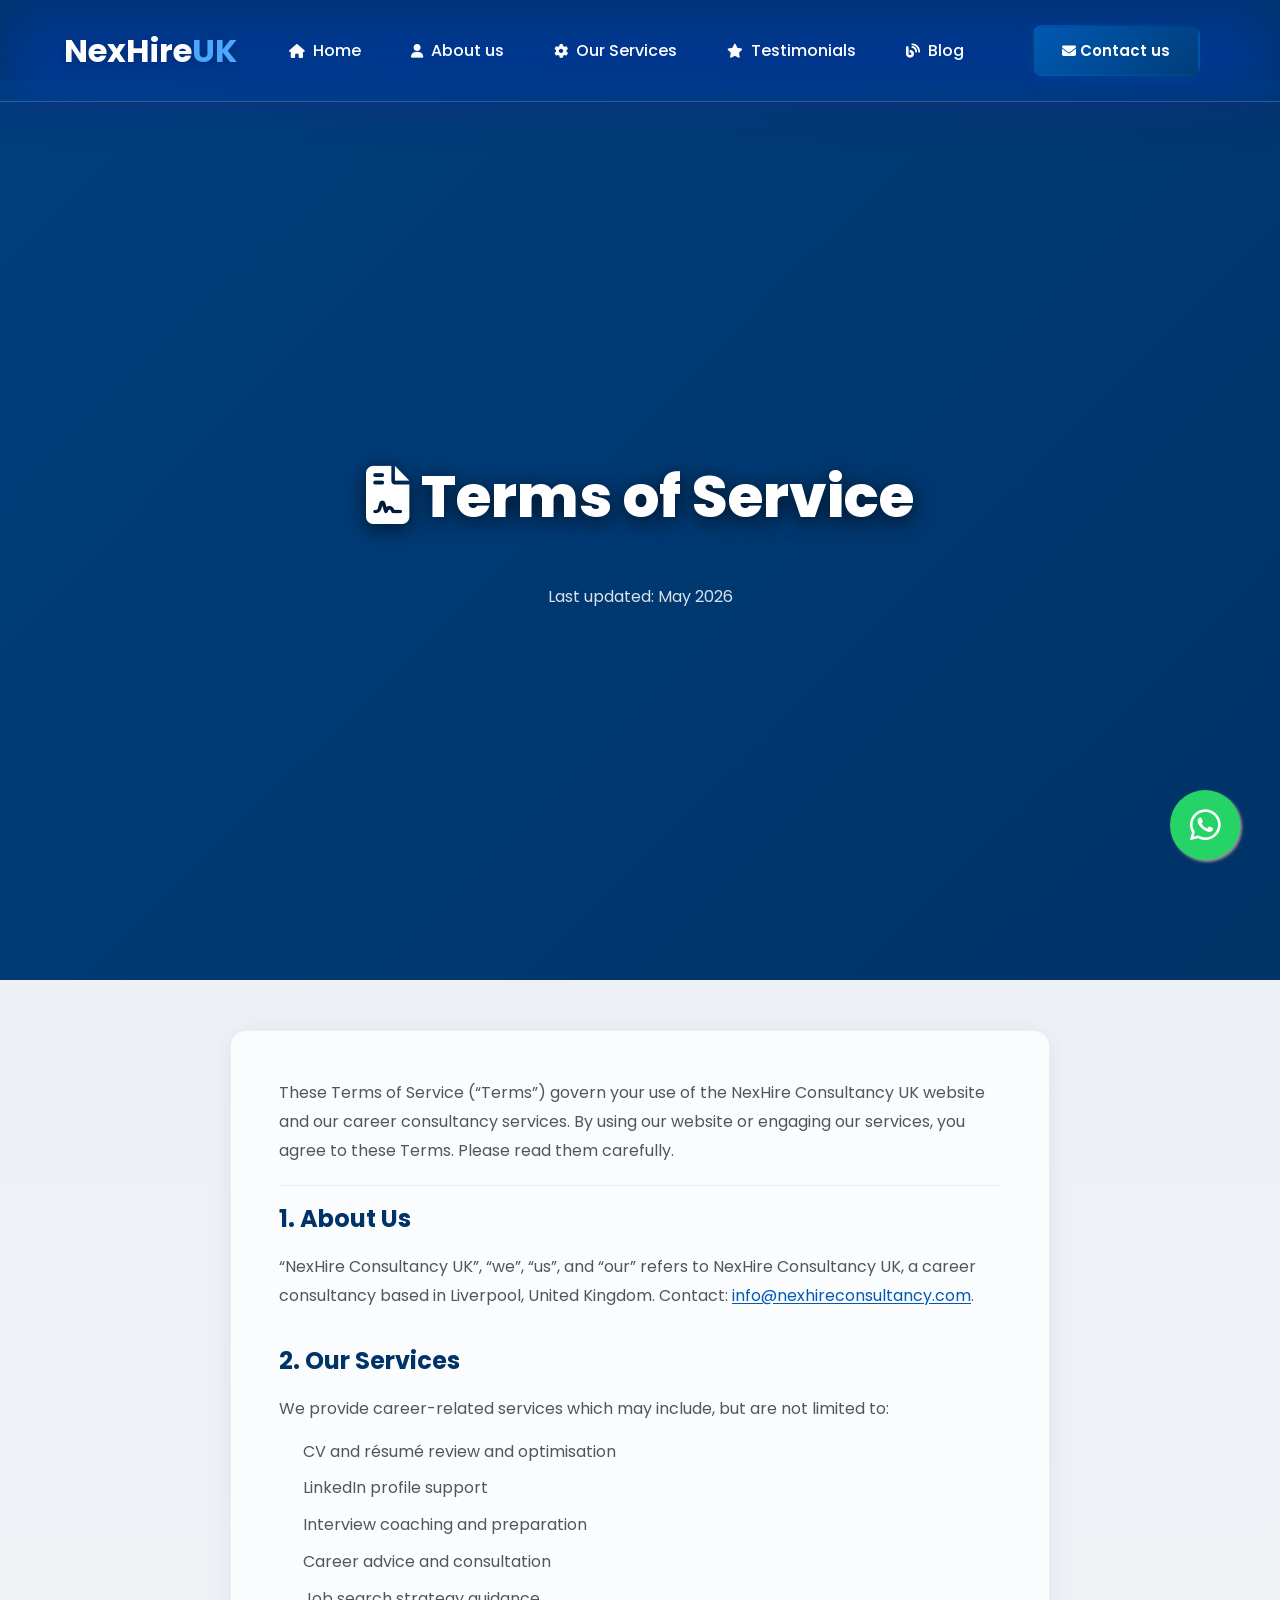
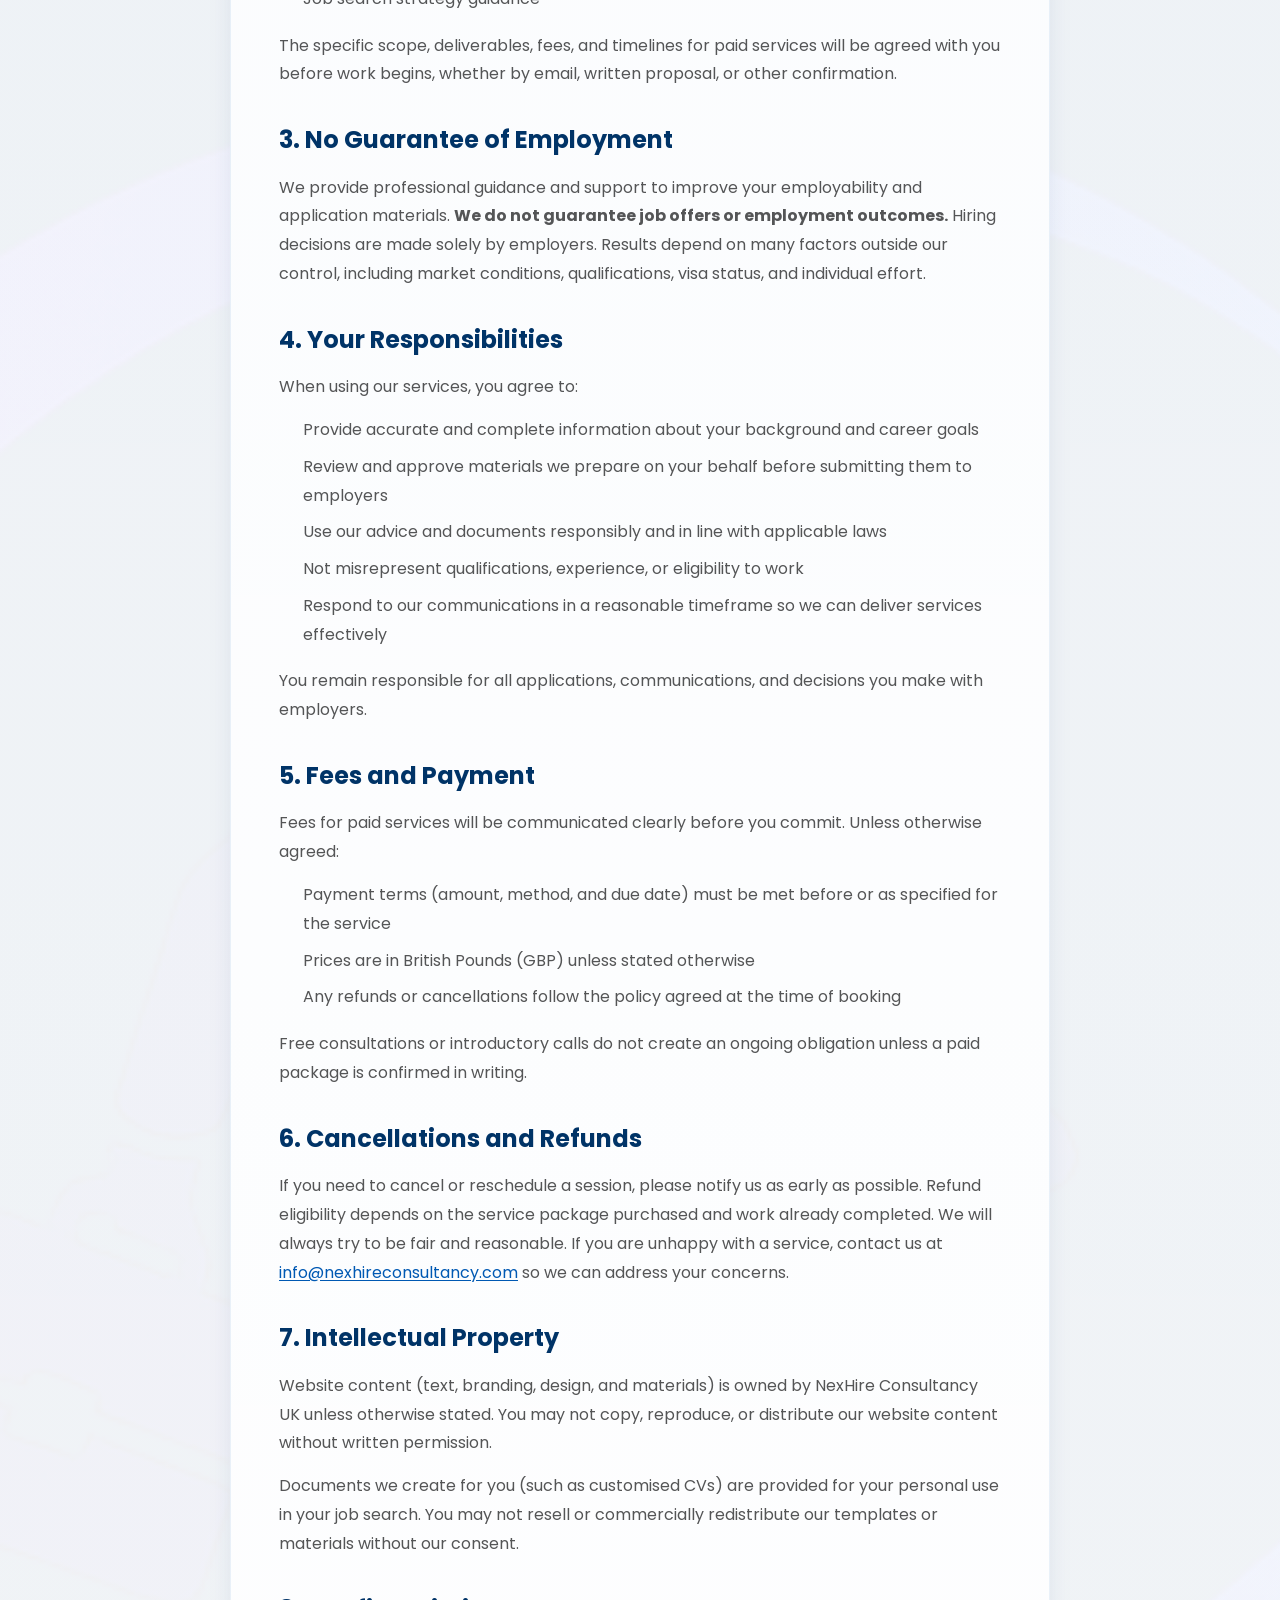
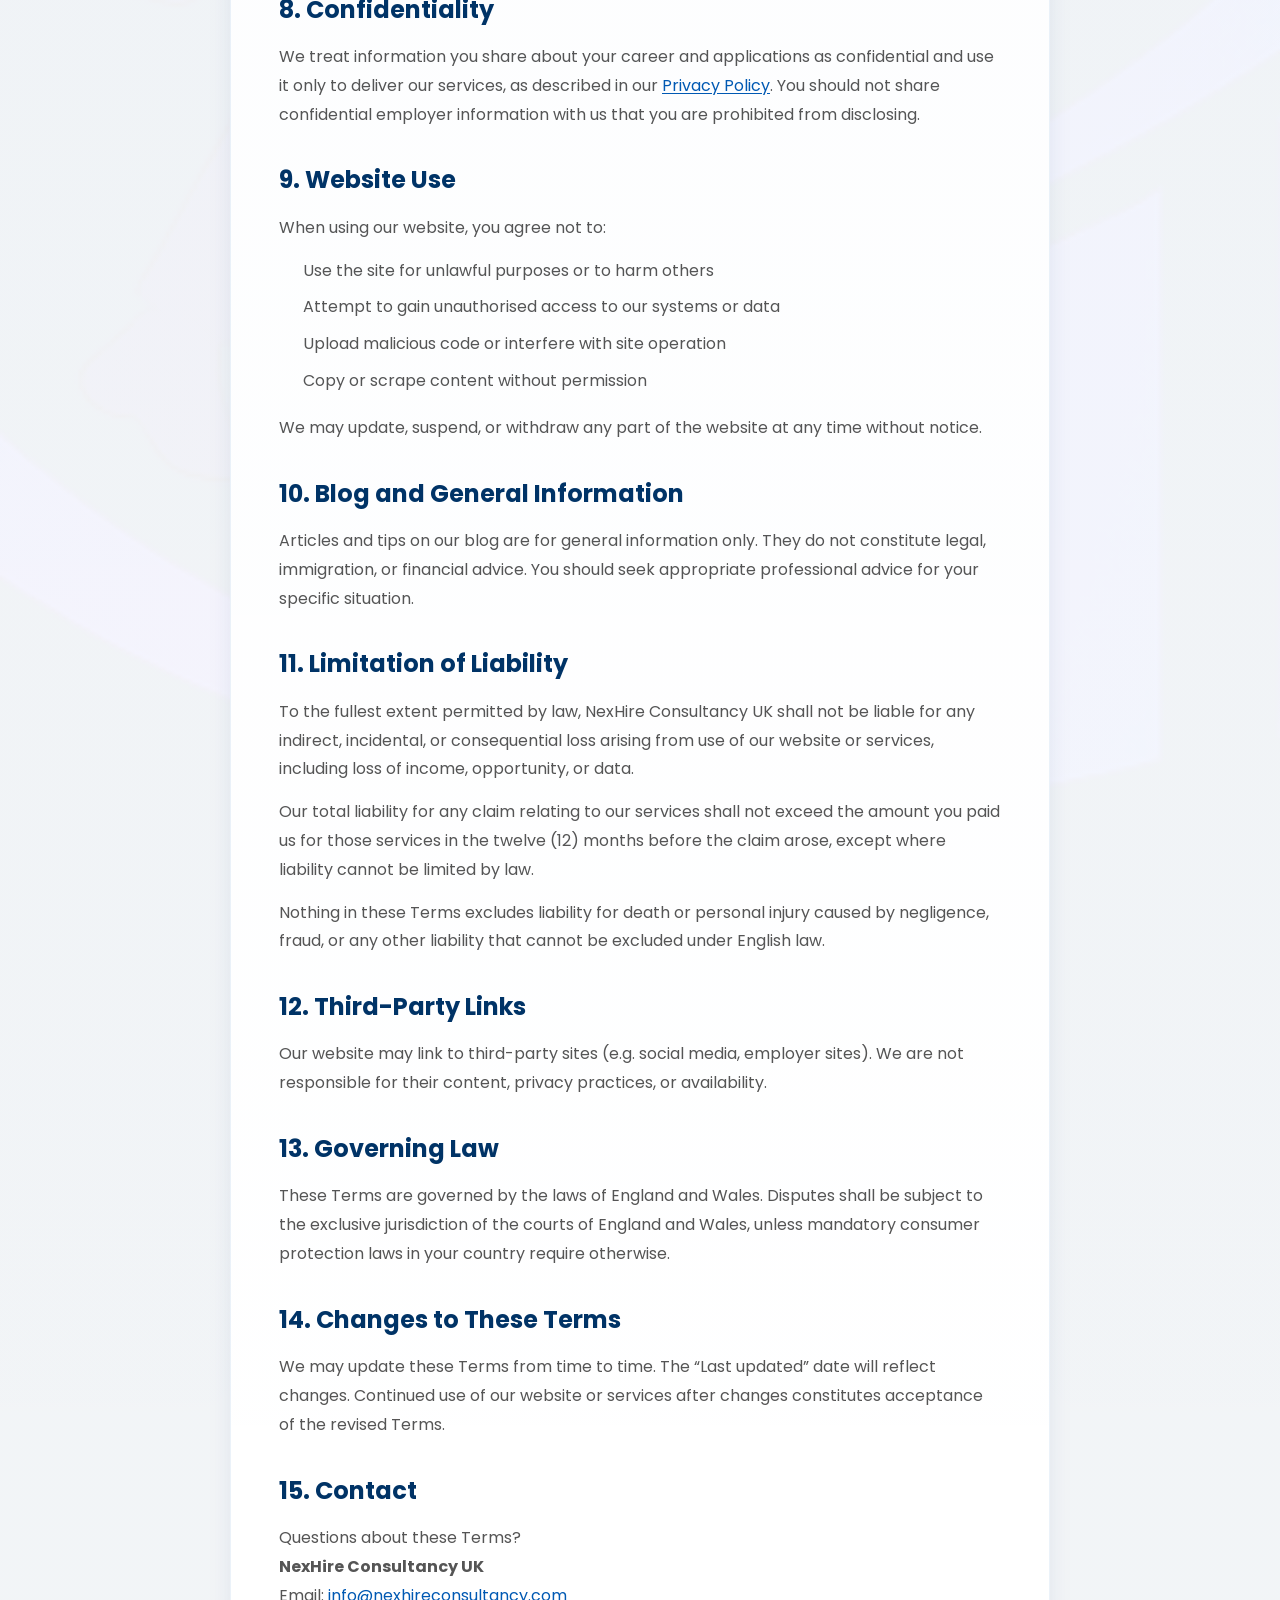
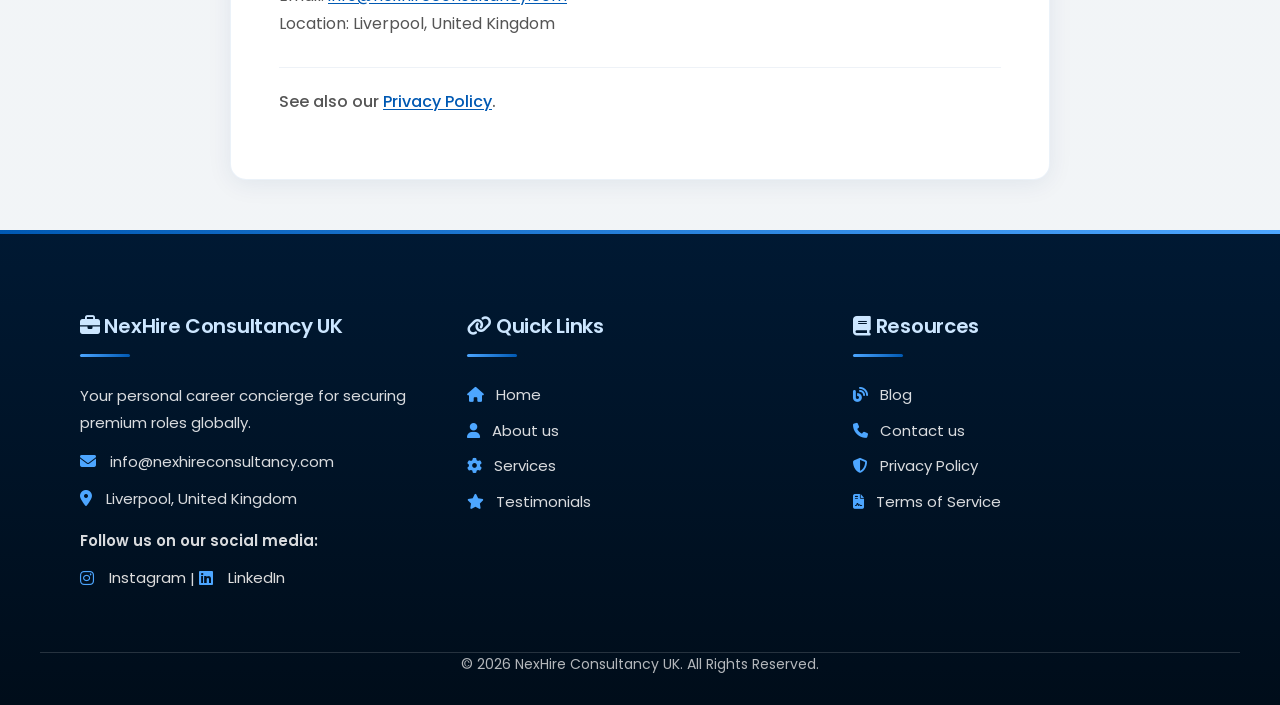
<file: terms-of-service.html>
<!DOCTYPE html>
<html lang="en">

<head>
  <meta charset="UTF-8">
  <meta name="viewport" content="width=device-width, initial-scale=1.0">
  <title>Terms of Service | NexHire Consultancy UK</title>
  <link rel="stylesheet" href="style.css">
  <link rel="stylesheet" href="https://cdnjs.cloudflare.com/ajax/libs/font-awesome/6.4.0/css/all.min.css">
  <link rel="preconnect" href="https://fonts.googleapis.com">
  <link rel="preconnect" href="https://fonts.gstatic.com" crossorigin>
  <link href="https://fonts.googleapis.com/css2?family=Poppins:wght@300;400;500;600;700&display=swap" rel="stylesheet">
  <script src="script.js" defer></script>
</head>

<body class="page-legal">

<nav>
  <div class="hamburger" aria-label="Open menu" role="button" tabindex="0">
    <i class="fas fa-bars"></i>
  </div>

  <div class="logo-section">
    <h2>NexHire<span>UK</span></h2>
  </div>

  <ul class="nav-links">
    <li><a href="index.html"><i class="fas fa-home"></i> Home</a></li>
    <li><a href="about.html"><i class="fas fa-user"></i> About us</a></li>
    <li><a href="services.html"><i class="fas fa-cog"></i> Our Services</a></li>
    <li><a href="testimonials.html"><i class="fas fa-star"></i> Testimonials</a></li>
    <li><a href="blog.html"><i class="fas fa-blog"></i> Blog</a></li>
    <li class="nav-contact-mobile"><a href="contact.html"><i class="fas fa-envelope"></i> Contact us</a></li>
  </ul>

  <div class="nav-cta">
    <a href="contact.html">
      <button class="btn-primary"><i class="fas fa-envelope"></i> Contact us</button>
    </a>
  </div>
</nav>

<header class="small-header legal-header">
  <div class="small-header-content">
    <h1><i class="fas fa-file-contract"></i> Terms of Service</h1>
    <p class="legal-updated">Last updated: May 2026</p>
  </div>
</header>

<section class="page-section">
  <div class="container">
    <div class="legal-content">

      <p class="legal-intro">
        These Terms of Service (“Terms”) govern your use of the NexHire Consultancy UK website and our career consultancy services.
        By using our website or engaging our services, you agree to these Terms. Please read them carefully.
      </p>

      <h2>1. About Us</h2>
      <p>
        “NexHire Consultancy UK”, “we”, “us”, and “our” refers to NexHire Consultancy UK, a career consultancy based in
        Liverpool, United Kingdom. Contact: <a href="mailto:info@nexhireconsultancy.com">info@nexhireconsultancy.com</a>.
      </p>

      <h2>2. Our Services</h2>
      <p>We provide career-related services which may include, but are not limited to:</p>
      <ul>
        <li>CV and résumé review and optimisation</li>
        <li>LinkedIn profile support</li>
        <li>Interview coaching and preparation</li>
        <li>Career advice and consultation</li>
        <li>Job search strategy guidance</li>
      </ul>
      <p>
        The specific scope, deliverables, fees, and timelines for paid services will be agreed with you before work begins,
        whether by email, written proposal, or other confirmation.
      </p>

      <h2>3. No Guarantee of Employment</h2>
      <p>
        We provide professional guidance and support to improve your employability and application materials.
        <strong>We do not guarantee job offers or employment outcomes.</strong>
        Hiring decisions are made solely by employers. Results depend on many factors outside our control, including market conditions,
        qualifications, visa status, and individual effort.
      </p>

      <h2>4. Your Responsibilities</h2>
      <p>When using our services, you agree to:</p>
      <ul>
        <li>Provide accurate and complete information about your background and career goals</li>
        <li>Review and approve materials we prepare on your behalf before submitting them to employers</li>
        <li>Use our advice and documents responsibly and in line with applicable laws</li>
        <li>Not misrepresent qualifications, experience, or eligibility to work</li>
        <li>Respond to our communications in a reasonable timeframe so we can deliver services effectively</li>
      </ul>
      <p>
        You remain responsible for all applications, communications, and decisions you make with employers.
      </p>

      <h2>5. Fees and Payment</h2>
      <p>
        Fees for paid services will be communicated clearly before you commit. Unless otherwise agreed:
      </p>
      <ul>
        <li>Payment terms (amount, method, and due date) must be met before or as specified for the service</li>
        <li>Prices are in British Pounds (GBP) unless stated otherwise</li>
        <li>Any refunds or cancellations follow the policy agreed at the time of booking</li>
      </ul>
      <p>
        Free consultations or introductory calls do not create an ongoing obligation unless a paid package is confirmed in writing.
      </p>

      <h2>6. Cancellations and Refunds</h2>
      <p>
        If you need to cancel or reschedule a session, please notify us as early as possible. Refund eligibility depends on
        the service package purchased and work already completed. We will always try to be fair and reasonable.
        If you are unhappy with a service, contact us at
        <a href="mailto:info@nexhireconsultancy.com">info@nexhireconsultancy.com</a> so we can address your concerns.
      </p>

      <h2>7. Intellectual Property</h2>
      <p>
        Website content (text, branding, design, and materials) is owned by NexHire Consultancy UK unless otherwise stated.
        You may not copy, reproduce, or distribute our website content without written permission.
      </p>
      <p>
        Documents we create for you (such as customised CVs) are provided for your personal use in your job search.
        You may not resell or commercially redistribute our templates or materials without our consent.
      </p>

      <h2>8. Confidentiality</h2>
      <p>
        We treat information you share about your career and applications as confidential and use it only to deliver our services,
        as described in our <a href="privacy-policy.html">Privacy Policy</a>.
        You should not share confidential employer information with us that you are prohibited from disclosing.
      </p>

      <h2>9. Website Use</h2>
      <p>When using our website, you agree not to:</p>
      <ul>
        <li>Use the site for unlawful purposes or to harm others</li>
        <li>Attempt to gain unauthorised access to our systems or data</li>
        <li>Upload malicious code or interfere with site operation</li>
        <li>Copy or scrape content without permission</li>
      </ul>
      <p>
        We may update, suspend, or withdraw any part of the website at any time without notice.
      </p>

      <h2>10. Blog and General Information</h2>
      <p>
        Articles and tips on our blog are for general information only. They do not constitute legal, immigration, or financial advice.
        You should seek appropriate professional advice for your specific situation.
      </p>

      <h2>11. Limitation of Liability</h2>
      <p>
        To the fullest extent permitted by law, NexHire Consultancy UK shall not be liable for any indirect, incidental,
        or consequential loss arising from use of our website or services, including loss of income, opportunity, or data.
      </p>
      <p>
        Our total liability for any claim relating to our services shall not exceed the amount you paid us for those services
        in the twelve (12) months before the claim arose, except where liability cannot be limited by law.
      </p>
      <p>
        Nothing in these Terms excludes liability for death or personal injury caused by negligence, fraud, or any other liability
        that cannot be excluded under English law.
      </p>

      <h2>12. Third-Party Links</h2>
      <p>
        Our website may link to third-party sites (e.g. social media, employer sites). We are not responsible for their content,
        privacy practices, or availability.
      </p>

      <h2>13. Governing Law</h2>
      <p>
        These Terms are governed by the laws of England and Wales. Disputes shall be subject to the exclusive jurisdiction of
        the courts of England and Wales, unless mandatory consumer protection laws in your country require otherwise.
      </p>

      <h2>14. Changes to These Terms</h2>
      <p>
        We may update these Terms from time to time. The “Last updated” date will reflect changes.
        Continued use of our website or services after changes constitutes acceptance of the revised Terms.
      </p>

      <h2>15. Contact</h2>
      <p>
        Questions about these Terms?<br>
        <strong>NexHire Consultancy UK</strong><br>
        Email: <a href="mailto:info@nexhireconsultancy.com">info@nexhireconsultancy.com</a><br>
        Location: Liverpool, United Kingdom
      </p>

      <p class="legal-links">
        See also our <a href="privacy-policy.html">Privacy Policy</a>.
      </p>
    </div>
  </div>
</section>

<footer>
  <div class="container footer-content">
    <div class="footer-col">
      <h3><i class="fas fa-briefcase"></i> NexHire Consultancy UK</h3>
      <p>Your personal career concierge for securing premium roles globally.</p>
      <div class="contact-info">
        <p><i class="fas fa-envelope"></i> info@nexhireconsultancy.com</p>
        <p><i class="fas fa-map-marker-alt"></i> Liverpool, United Kingdom</p>
        <p class="social-text">Follow us on our social media:</p>
        <p class="social-links-text">
          <a href="https://www.instagram.com/nexhireconsultancyuk/?hl=en" target="_blank" rel="noopener"><i class="fab fa-instagram"></i> Instagram</a> |
          <a href="https://www.linkedin.com/company/nexhireconsultancyuk/" target="_blank" rel="noopener"><i class="fab fa-linkedin"></i> LinkedIn</a>
        </p>
      </div>
    </div>

    <div class="footer-col">
      <h3><i class="fas fa-link"></i> Quick Links</h3>
      <ul>
        <li><a href="index.html"><i class="fas fa-home"></i> Home</a></li>
        <li><a href="about.html"><i class="fas fa-user"></i> About us</a></li>
        <li><a href="services.html"><i class="fas fa-cog"></i> Services</a></li>
        <li><a href="testimonials.html"><i class="fas fa-star"></i> Testimonials</a></li>
      </ul>
    </div>

    <div class="footer-col">
      <h3><i class="fas fa-book"></i> Resources</h3>
      <ul>
        <li><a href="blog.html"><i class="fas fa-blog"></i> Blog</a></li>
        <li><a href="contact.html"><i class="fas fa-phone"></i> Contact us</a></li>
        <li><a href="privacy-policy.html"><i class="fas fa-shield-alt"></i> Privacy Policy</a></li>
        <li><a href="terms-of-service.html"><i class="fas fa-file-contract"></i> Terms of Service</a></li>
      </ul>
    </div>
  </div>

  <div class="footer-bottom container">
    <p>&copy; 2026 NexHire Consultancy UK. All Rights Reserved.</p>
  </div>
</footer>

<a href="https://wa.me/447345693046" class="whatsapp-float" target="_blank" rel="noopener" aria-label="Chat on WhatsApp">
  <i class="fab fa-whatsapp"></i>
</a>

</body>
</html>
</file>
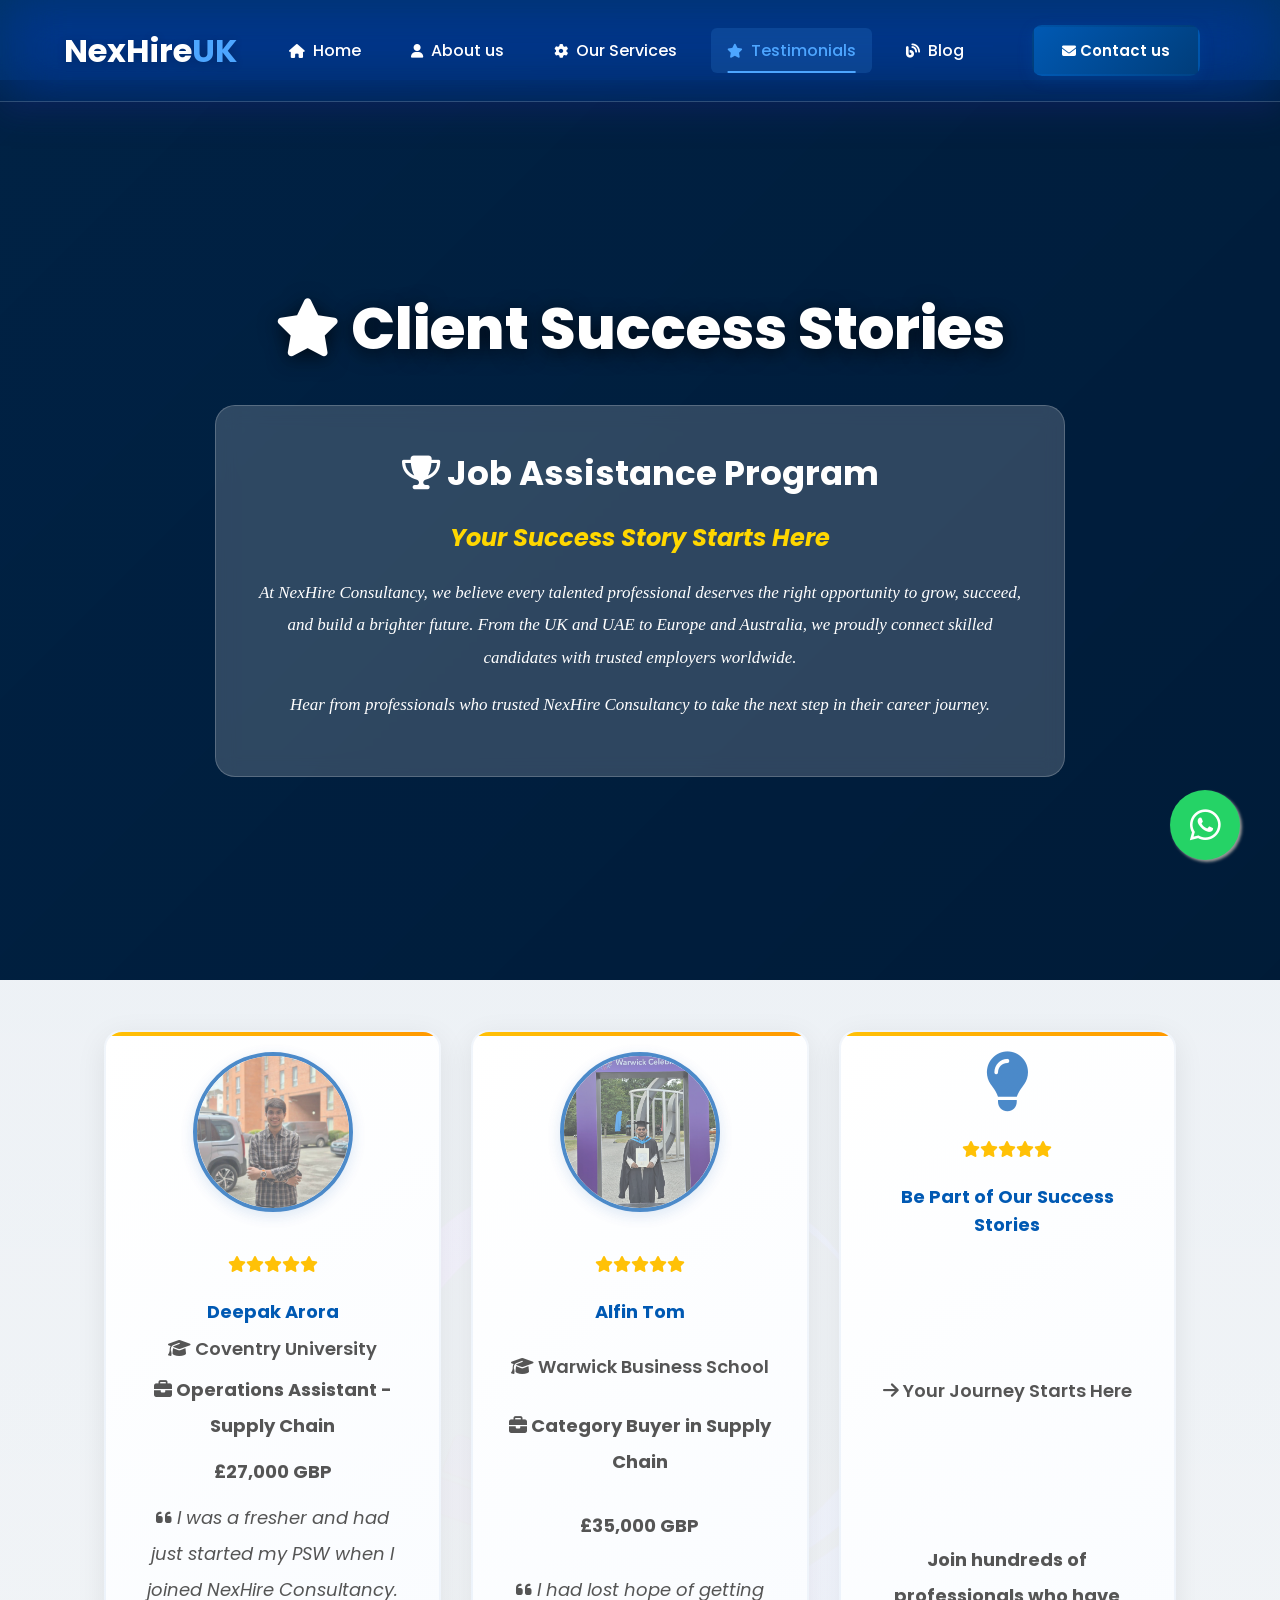
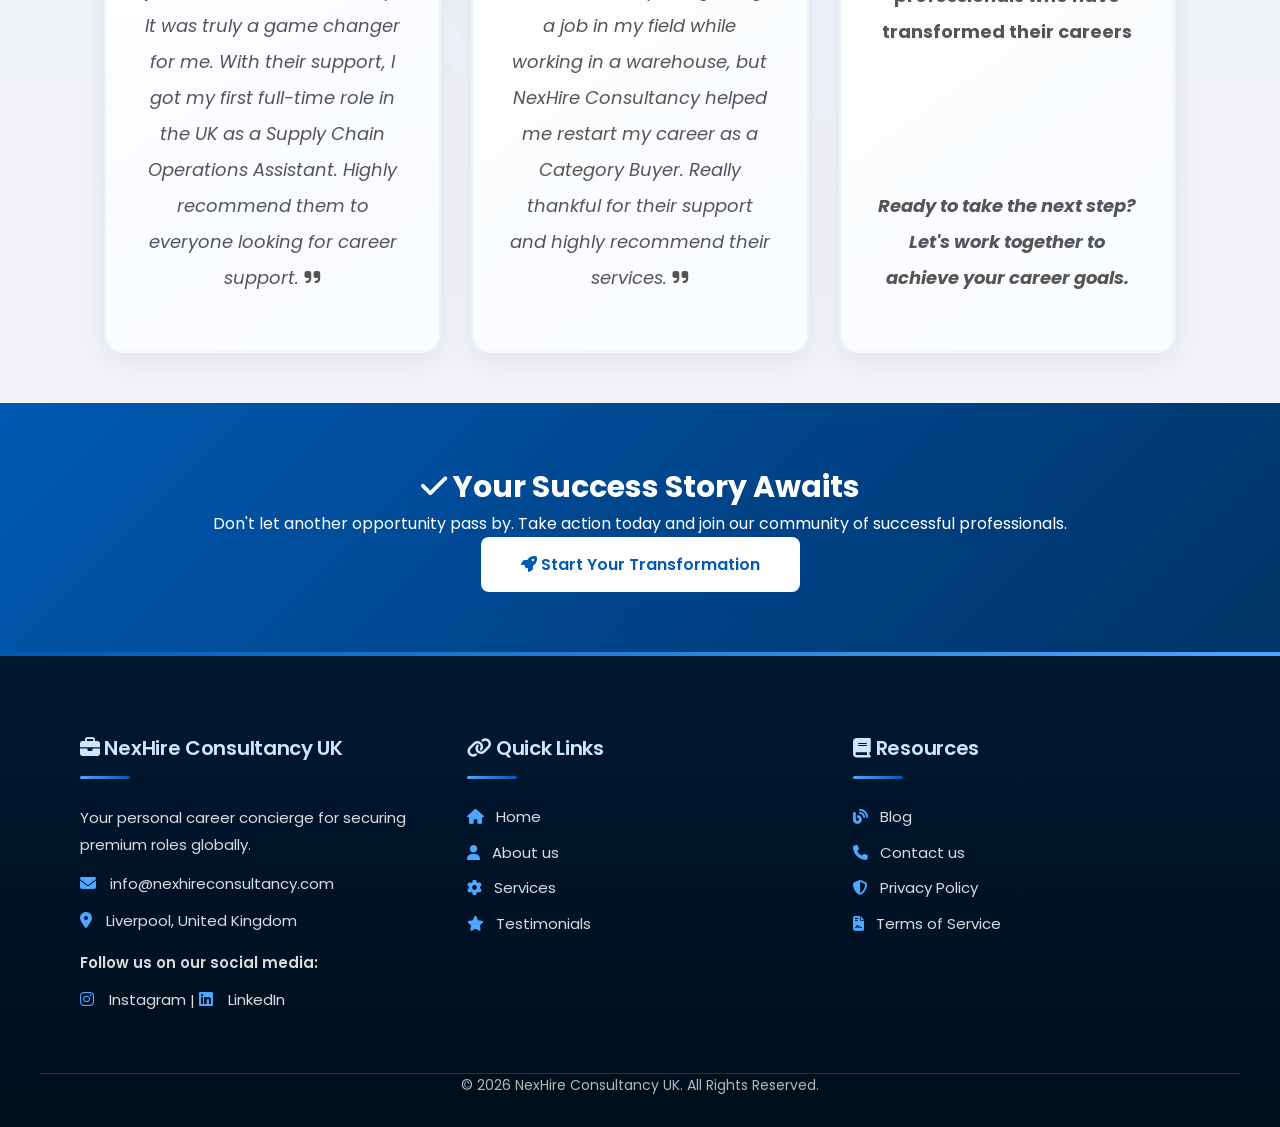
<file: testimonials.html>
<!DOCTYPE html>
<html lang="en">

<head>
  <meta charset="UTF-8">
  <meta name="viewport" content="width=device-width, initial-scale=1.0">
  <title>Testimonials | NexHire Consultancy UK</title>
  <link rel="stylesheet" href="style.css">
  
  <!-- FONT AWESOME ICONS -->
  <link rel="stylesheet" href="https://cdnjs.cloudflare.com/ajax/libs/font-awesome/6.4.0/css/all.min.css">
  
  <!-- GOOGLE FONT -->
  <link rel="preconnect" href="https://fonts.googleapis.com">
  <link rel="preconnect" href="https://fonts.gstatic.com" crossorigin>
  <link href="https://fonts.googleapis.com/css2?family=Poppins:wght@300;400;500;600;700&display=swap" rel="stylesheet"/>
  
  <!-- JAVASCRIPT -->
  <script src="script.js" defer></script>
</head>

<body class="page-testimonials">

<!-- NAVBAR -->
<nav>
  <div class="hamburger">
    <i class="fas fa-bars"></i>
  </div>

  <div class="logo-section">
    <h2>NexHire<span>UK</span></h2>
  </div>

  <ul class="nav-links">
    <li><a href="index.html"><i class="fas fa-home"></i> Home</a></li>
    <li><a href="about.html"><i class="fas fa-user"></i> About us</a></li>
    <li><a href="services.html"><i class="fas fa-cog"></i> Our Services</a></li>
    <li><a href="testimonials.html" class="active"><i class="fas fa-star"></i> Testimonials</a></li>
    <li><a href="blog.html"><i class="fas fa-blog"></i> Blog</a></li>
    <li class="nav-contact-mobile"><a href="contact.html"><i class="fas fa-envelope"></i> Contact us</a></li>
  </ul>

  <div class="nav-cta">
    <a href="contact.html">
      <button class="btn-primary"><i class="fas fa-envelope"></i> Contact us</button>
    </a>
  </div>
</nav>

<header class="small-header">

    <!-- Background Video -->
    <video autoplay muted loop playsinline class="bg-video">
        <source src="Testimonials header/Testimonials header video.mp4" type="video/mp4">
    </video>

    <!-- Dark Overlay -->
    <div class="video-overlay"></div>

    <!-- Content -->
    <div class="small-header-content">

        <h1>
            <i class="fas fa-star"></i>
            Client Success Stories
        </h1>

        <div class="intro-section">

            <h2>
                <i class="fas fa-trophy"></i>
                Job Assistance Program
            </h2>

            <p class="intro-text">
                Your Success Story Starts Here
            </p>

            <p class="intro-description">
                At NexHire Consultancy, we believe every talented professional
                deserves the right opportunity to grow, succeed, and build a
                brighter future. From the UK and UAE to Europe and Australia,
                we proudly connect skilled candidates with trusted employers worldwide.
            </p>

            <p class="intro-description">
                Hear from professionals who trusted NexHire Consultancy to take
                the next step in their career journey.
            </p>

        </div>

    </div>

</header>

<section class="page-section">
  <div class="container">
    <div class="testimonial-container">
      <div class="testimonial-card">
        <div class="testimonial-avatar">
          <img src="images.jpg/DEEPAK.jpeg" alt="Deepak Arora">
        </div>
        <h3><i class="fas fa-star"></i><i class="fas fa-star"></i><i class="fas fa-star"></i><i class="fas fa-star"></i><i class="fas fa-star"></i></h3>
        <h4>Deepak Arora</h4>
        <p class="university"><i class="fas fa-graduation-cap"></i> Coventry University</p>
        <p class="package"><i class="fas fa-briefcase"></i> Operations Assistant - Supply Chain</p>
        <p class="package"><strong>£27,000 GBP</strong></p>
        <p class="review">
          <i class="fas fa-quote-left"></i> I was a fresher and had just started my PSW when I joined NexHire Consultancy. It was truly a game changer for me. With their support, I got my first full-time role in the UK as a Supply Chain Operations Assistant. Highly recommend them to everyone looking for career support. <i class="fas fa-quote-right"></i>
        </p>
      </div>

      <div class="testimonial-card">
        <div class="testimonial-avatar">
          <img src="images.jpg/ALFIN TOM.jpeg" alt="Alfin Tom">
        </div>
        <h3><i class="fas fa-star"></i><i class="fas fa-star"></i><i class="fas fa-star"></i><i class="fas fa-star"></i><i class="fas fa-star"></i></h3>
        <h4>Alfin Tom</h4>
        <p class="university"><i class="fas fa-graduation-cap"></i> Warwick Business School</p>
        <p class="package"><i class="fas fa-briefcase"></i> Category Buyer in Supply Chain</p>
        <p class="package"><strong>£35,000 GBP</strong></p>
        <p class="review">
          <i class="fas fa-quote-left"></i> I had lost hope of getting a job in my field while working in a warehouse, but NexHire Consultancy helped me restart my career as a Category Buyer. Really thankful for their support and highly recommend their services. <i class="fas fa-quote-right"></i>
        </p>
      </div>

      <div class="testimonial-card">
        <div class="testimonial-avatar"><i class="fas fa-lightbulb"></i></div>
        <h3><i class="fas fa-star"></i><i class="fas fa-star"></i><i class="fas fa-star"></i><i class="fas fa-star"></i><i class="fas fa-star"></i></h3>
        <h4>Be Part of Our Success Stories</h4>
        <p class="university"><i class="fas fa-arrow-right"></i> Your Journey Starts Here</p>
        <p class="package">Join hundreds of professionals who have transformed their careers</p>
        <p class="review">
          <strong>Ready to take the next step? Let's work together to achieve your career goals.</strong>
        </p>
      </div>
    </div>
  </div>
</section>

<section style="background: linear-gradient(135deg, #0059b3 0%, #003366 100%); color: white; padding: 60px 5%; text-align: center;">
  <div class="container">
    <h2><i class="fas fa-check"></i> Your Success Story Awaits</h2>
    <p>Don't let another opportunity pass by. Take action today and join our community of successful professionals.</p>
    <a href="contact.html">
      <button style="background: white; color: #0059b3; padding: 15px 40px; border: none; border-radius: 8px; font-weight: 600; cursor: pointer; transition: 0.3s; font-size: 16;"><i class="fas fa-rocket"></i> Start Your Transformation</button>
    </a>
  </div>
</section>


<footer>
  <div class="container footer-content">
    <div class="footer-col">
      <h3><i class="fas fa-briefcase"></i> NexHire Consultancy UK</h3>
      <p>Your personal career concierge for securing premium roles globally.</p>
      <div class="contact-info">
        <p><i class="fas fa-envelope"></i> info@nexhireconsultancy.com</p>
        <p><i class="fas fa-map-marker-alt"></i> Liverpool, United Kingdom</p>
        <p class="social-text">Follow us on our social media:</p>
        <p class="social-links-text">
          <a href="https://www.instagram.com/nexhireconsultancyuk/?hl=en" target="_blank"><i class="fab fa-instagram"></i> Instagram</a> | 
          <a href="https://www.linkedin.com/company/nexhireconsultancyuk/" target="_blank"><i class="fab fa-linkedin"></i> LinkedIn</a>
        </p>
      </div>
    </div>

    <div class="footer-col">
      <h3><i class="fas fa-link"></i> Quick Links</h3>
      <ul>
        <li><a href="index.html"><i class="fas fa-home"></i> Home</a></li>
        <li><a href="about.html"><i class="fas fa-user"></i> About us</a></li>
        <li><a href="services.html"><i class="fas fa-cog"></i> Services</a></li>
        <li><a href="testimonials.html"><i class="fas fa-star"></i> Testimonials</a></li>
      </ul>
    </div>

    <div class="footer-col">
      <h3><i class="fas fa-book"></i> Resources</h3>
      <ul>
        <li><a href="blog.html"><i class="fas fa-blog"></i> Blog</a></li>
        <li><a href="contact.html"><i class="fas fa-phone"></i> Contact us</a></li>
        <li><a href="privacy-policy.html"><i class="fas fa-shield-alt"></i> Privacy Policy</a></li>
        <li><a href="terms-of-service.html"><i class="fas fa-file-contract"></i> Terms of Service</a></li>
      </ul>
    </div>
  </div>

  <div class="footer-bottom container">
    <p>&copy; 2026 NexHire Consultancy UK. All Rights Reserved.</p>
  </div>
</footer>

</body>

</html>
<!-- Floating WhatsApp Button -->
<a href="https://wa.me/447345693046" 
   class="whatsapp-float" 
   target="_blank">
   
   <i class="fab fa-whatsapp"></i>
</a>

</body>
</file>
<file: style.css>
/* =========================
GLOBAL STYLES
========================= */


*{
  margin:0;
  padding:0;
  box-sizing:border-box;
  font-family:'Poppins',sans-serif;
}

video{
  margin:0;
  padding:0;
  border:none;
  outline:none;
  display:block;
}

html{
  scroll-behavior:smooth;
  margin:0;
  padding:0;
  width:100%;
}

/* =========================
MOBILE FAST PAGE TRANSITION
- lightweight overlay to feel instant on navigation
========================= */

#page-transition-overlay{
  position:fixed;
  inset:0;
  z-index:99999;
  pointer-events:none;
  background:rgba(0,51,102,0.85);
  opacity:0;
  transform:translateY(8px);
  transition:opacity 120ms ease, transform 160ms ease;
}

#page-transition-overlay.is-active{
  opacity:1;
  transform:translateY(0);
}

@media(max-width:768px){
  /* "Fast" feel: no smooth scrolling on phones */
  html{
    scroll-behavior:auto;
  }
  
  /* Reduce jank from hover-only transforms on touch devices */
  button, a, .card, .service-card, .testimonial-card, .benefit-card{
    -webkit-tap-highlight-color: transparent;
  }
}

/* respect accessibility */
@media (prefers-reduced-motion: reduce){
  #page-transition-overlay{
    transition:none;
  }
}

body{
  background:#003366;
  color:#222;
  overflow-x:hidden;
  line-height:1.6;
  margin:0;
  padding:0;
}

a{
  text-decoration:none;
  color:inherit;
}

ul{
  list-style:none;
  padding:0;
}

/* HEADER WITH LOGO BACKGROUND */
header{
  background: transparent;
  color:white;
  height:100vh;
  position:relative;
  margin:0;
  padding:0;
  top:0;
  left:0;
  width:100%;
  display:block;
  overflow:hidden;
  border:none;
  outline:none;
}

/* LIGHT VIDEO OVERLAY */
.video-overlay{
  position:absolute;
  top:0;
  left:0;
  width:100%;
  height:100%;
  background:rgba(0,51,102,0.15);
  z-index:1;
  margin:0;
  padding:0;
}

.hero-video{
  position:absolute;
  top:0;
  left:0;
  width:100%;
  height:100%;
  object-fit:cover;
  z-index:0;
  margin:0;
  padding:0;
  display:block;
  border:none;
  outline:none;
}

/* =========================
SERVICES HEADER
========================= */

.services-header{

  background:
  linear-gradient(
    rgba(0,89,179,0.45),
    rgba(0,89,179,0.45)
  ),
  url("logo,jpg/logo.jpg");

  background-size:contain;

  background-position:center;

  background-repeat:no-repeat;

  background-color:#003366;

  color:white;

  min-height:60vh;
}

/* =========================
TESTIMONIAL HEADER
========================= */

.testimonials{
  padding:60px 0;
}

.testimonial-container{
  display:grid;
  grid-template-columns:repeat(auto-fit,minmax(300px,1fr));
  gap:30px;
}

.testimonial-card{
  background:white;
  padding:30px;
  border-radius:15px;
  text-align:center;
  box-shadow:0 5px 20px rgba(0,0,0,0.1);
  transition:0.3s;
}

.testimonial-card:hover{
  transform:translateY(-10px);
}

.testimonial-avatar img{
  width:100px;
  height:100px;
  border-radius:50%;
  object-fit:cover;
  border:4px solid #0059b3;
  margin-bottom:15px;
}

.testimonial-card h3{
  color:gold;
  margin-bottom:10px;
}

.testimonial-card h4{
  font-size:24px;
  margin-bottom:10px;
}

.university,
.package,
.salary{
  margin-bottom:10px;
}

.salary{
  color:#0059b3;
  font-weight:600;
}

.review{
  line-height:1.7;
  margin-top:10px;
}

/* =========================
SMALL HEADER
========================= */
.small-header{
  /* SERVICES page now uses a real <video> background (transparent).
     Remove photo background so video shows properly. */
  background: linear-gradient(rgba(0,0,0,0.55), rgba(0,0,0,0.55));
  min-height: 60vh;
  color: white;
  position: relative;
  overflow: hidden;
}

.small-header::before{
  content: '';
  position: absolute;
  top: 0;
  left: 0;
  right: 0;
  bottom: 0;
  /* keep subtle transparent overlay above the video */
  background: linear-gradient(135deg, rgba(0,89,179,0.25), rgba(0,51,102,0.45));
  animation: pulse 4s ease-in-out infinite;
  z-index: 1;
}

@keyframes pulse{
  0%, 100%{
    opacity: 0.3;
  }
  50%{
    opacity: 0.5;
  }
}

.small-header nav{
  display:flex;
  justify-content:space-between;
  align-items:center;
  padding:15px 5%;
  position:fixed;
  top:0;
  left:0;
  right:0;
  z-index:1000;
  background:rgba(0,51,102,0.15);
  backdrop-filter:blur(30px) saturate(180%);
  -webkit-backdrop-filter:blur(30px) saturate(180%);
  border-radius:0;
  margin:0;
  box-shadow:0 8px 32px 0 rgba(31, 38, 135, 0.37);
  border-bottom:1px solid rgba(255,255,255,0.18);
}

.logo-section h2{
  font-size:32px;
  font-weight:700;
  color:white;
}

.logo-section span{
  color:#4da6ff;
}

.small-header nav ul{
  display:flex;
  gap:25px;
}

.small-header nav ul li a{
  color:white;
  font-weight:500;
  transition:0.3s;
}

.small-header nav ul li a:hover,
.small-header nav ul li a.active{
  color:#4da6ff;
}

.small-header-content{
  height:auto;
  display:flex;
  justify-content:center;
  align-items:center;
  text-align:center;
  z-index:10;
  position:relative;
  padding:30px 20px;
  flex-direction:column;
}

.header-with-intro .small-header-content{
  min-height:auto;
}

.header-with-intro .small-header-content h1{
  margin-bottom:10px;
  font-size:clamp(28px, 5vw, 40px);
}

.header-subtitle{
  font-size:clamp(14px, 3vw, 20px);
  font-weight:600;
  color:#4da6ff;
  text-shadow:0 2px 10px rgba(0,0,0,0.3);
  margin-bottom:8px;
  animation: fadeInUp 0.8s ease-out 0.2s both;
}

.header-description{
  font-size:13px;
  color:rgba(255,255,255,0.9);
  max-width:650px;
  line-height:1.5;
  text-shadow:0 2px 8px rgba(0,0,0,0.2);
  animation: fadeInUp 0.8s ease-out 0.4s both;
  margin:0;
}

@keyframes slideDown{
  from{
    opacity: 0;
    transform: translateY(-30px);
  }
  to{
    opacity: 1;
    transform: translateY(0);
  }
}
/* =========================
NAVBAR
========================= */

nav{
  display:flex;
  justify-content:space-between;
  align-items:center;
  padding:15px 5%;
  flex-wrap:wrap;
  gap:15px;
  position:fixed;
  top:0;
  left:0;
  right:0;
  z-index:1000;
  background:rgba(0,51,102,0.15);
  backdrop-filter:blur(30px) saturate(180%);
  -webkit-backdrop-filter:blur(30px) saturate(180%);
  border-radius:0;
  margin:0;
  box-shadow:0 8px 32px 0 rgba(31, 38, 135, 0.37);
  border-bottom:1px solid rgba(255,255,255,0.18);
}

body{
  padding-top:80px;
}

.logo-section img{
  width:120px;
  height:auto;
  background:white;
  padding:8px;
  border-radius:10px;
  display:block;
  object-fit:contain;
  flex-shrink:0;
}

.logo-section h2{
  font-size:32px;
  font-weight:700;
  color:white;
  text-shadow:0 2px 10px rgba(0,0,0,0.2);
}

.logo-section span{
  color:#4da6ff;
}

nav ul{
  display:flex;
  gap:18px;
  flex-wrap:wrap;
  justify-content:center;
}

nav li{
  white-space:nowrap;
}

nav a{
  color:white;
  font-weight:500;
  transition:all 0.3s cubic-bezier(0.4, 0, 0.2, 1);
  font-size:16px;
  padding:10px 16px;
  border-radius:6px;
  position:relative;
  display:inline-flex;
  align-items:center;
  gap:8px;
}

nav a i{
  font-size:14px;
  color:inherit;
}

nav a::after{
  content:'';
  position:absolute;
  bottom:0;
  left:50%;
  width:0;
  height:2px;
  background:#4da6ff;
  transition:all 0.3s ease;
  transform:translateX(-50%);
}

nav a:hover::after,
nav a.active::after{
  width:80%;
}

nav a:hover{
  color:#cce6ff;
  background:rgba(255,255,255,0.15);
  transform:translateY(-2px);
}

nav a.active{
  color:#4da6ff;
  background:rgba(77,166,255,0.15);
}

.nav-cta{
  display:flex;
  align-items:center;
}

.nav-cta button{
  padding:12px 28px;
  font-size:15px;
  background:linear-gradient(135deg, #0059b3, #003d7a);
  color:white;
  border:2px solid transparent;
}

.nav-cta button:hover{
  background:linear-gradient(135deg, #003d7a, #002955);
  color:white;
}

/* =========================
HERO SECTION
========================= */

.hero{
  display:flex;
  justify-content:center;
  align-items:center;
  text-align:center;
  min-height:80vh;
  padding:0 5%;
  width:100%;
  position:relative;
  z-index:10;
  animation:fadeIn 1s ease-out;
}

@keyframes fadeIn {
  from {
    opacity:0;
    transform:translateY(20px);
  }
  to {
    opacity:1;
    transform:translateY(0);
  }
}

.hero-content{
  position:relative;
  z-index:10;
}

.hero-content h1{
  font-size:clamp(32px, 8vw, 70px);
  margin-bottom:20px;
  line-height:1.2;
  font-weight:700;
  color:white;
  text-shadow:0 4px 20px rgba(0,0,0,0.3);
  letter-spacing:-1px;
  animation:slideUp 0.8s ease-out 0.2s both;
}

@keyframes slideUp {
  from {
    opacity:0;
    transform:translateY(30px);
  }
  to {
    opacity:1;
    transform:translateY(0);
  }
}

.hero-content p{
  font-size:clamp(16px, 4vw, 20px);
  max-width:700px;
  margin:auto;
  margin-bottom:35px;
  line-height:1.8;
  color:rgba(255,255,255,0.95);
  font-style:italic;
  text-shadow:0 2px 10px rgba(0,0,0,0.2);
  animation:slideUp 0.8s ease-out 0.4s both;
}

/* =========================
BUTTONS
========================= */

button{
  padding:15px 35px;
  border:none;
  border-radius:10px;
  background:white;
  color:#0059b3;
  font-size:16px;
  font-weight:600;
  cursor:pointer;
  transition:all 0.3s cubic-bezier(0.4, 0, 0.2, 1);
  box-shadow:0 4px 15px rgba(0,89,179,0.2);
  position:relative;
  overflow:hidden;
}

button::before{
  content:'';
  position:absolute;
  top:0;
  left:-100%;
  width:100%;
  height:100%;
  background:linear-gradient(90deg, transparent, rgba(255,255,255,0.3), transparent);
  transition:left 0.5s;
}

button:hover::before{
  left:100%;
}

button:hover{
  transform:translateY(-3px);
  box-shadow:0 8px 25px rgba(0,89,179,0.3);
}

button:active{
  transform:translateY(-1px);
}

.btn-primary{
  background:linear-gradient(135deg, #0059b3, #003d7a);
  color:white;
  border:2px solid transparent;
}

.btn-primary:hover{
  background:linear-gradient(135deg, #003d7a, #002955);
  box-shadow:0 8px 25px rgba(0,89,179,0.4);
  color:white;
}

.btn-large{
  background:linear-gradient(135deg, #ffffff, #f0f7ff);
  color:#0059b3;
  padding:18px 50px;
  font-size:18px;
  font-weight:700;
  box-shadow:0 6px 20px rgba(255,255,255,0.3);
}

.btn-large:hover{
  background:linear-gradient(135deg, #f0f7ff, #e0efff);
  transform:translateY(-4px);
  box-shadow:0 10px 30px rgba(255,255,255,0.4);
}

/* =========================
HOME INTRO
========================= */

.home-intro{
  padding:60px 5%;
  text-align:center;
}

.home-intro h2{
  color:#0059b3;
  font-size:clamp(32px, 7vw, 50px);
  margin-bottom:30px;
  font-weight:700;
}

.home-intro p{
  max-width:900px;
  margin:auto;
  line-height:2;
  font-size:clamp(14px, 3vw, 18px);
  color:#555;
  word-wrap:break-word;
  overflow-wrap:break-word;
}

/* =========================
GENERAL PAGE SECTION
========================= */

.page-section{
  padding:50px 5%;
  text-align:center;
  position: relative;
  background:linear-gradient(rgba(255,255,255,0.95), rgba(255,255,255,0.95)), url('logo,jpg/logo.jpg');
  background-size:cover;
  background-position:center;
  background-repeat:no-repeat;
}

.page-section::before{
  content: '';
  position: absolute;
  top: 0;
  left: 0;
  right: 0;
  height: 100%;
  background: linear-gradient(180deg, rgba(0,89,179,0.02), transparent);
  pointer-events: none;
}

.page-section h1{
  color:#0059b3;
  font-size:clamp(32px, 7vw, 50px);
  margin-bottom:40px;
  font-weight:700;
  position: relative;
  display: inline-block;
}

.page-section h1::after{
  content: '';
  position: absolute;
  bottom: -10px;
  left: 50%;
  transform: translateX(-50%);
  width: 80px;
  height: 4px;
  background: linear-gradient(90deg, #0059b3, #4da6ff);
  border-radius: 2px;
}

.page-section p{
  max-width:900px;
  margin:auto;
  line-height:2;
  margin-bottom:20px;
  font-size:clamp(14px, 3vw, 18px);
  color:#555;
  word-wrap:break-word;
}

/* =========================
CARDS
========================= */

.cards{
  display:grid;
  grid-template-columns:repeat(auto-fit, minmax(280px, 1fr));
  gap:30px;
  justify-content:center;
  margin-top:50px;
  padding:0 5%;
}

.card:nth-child(1){
  animation: fadeInUp 0.6s ease-out 0.1s both;
}

.card:nth-child(2){
  animation: fadeInUp 0.6s ease-out 0.2s both;
}

.card:nth-child(3){
  animation: fadeInUp 0.6s ease-out 0.3s both;
}

.card:nth-child(4){
  animation: fadeInUp 0.6s ease-out 0.4s both;
}

.card:nth-child(5){
  animation: fadeInUp 0.6s ease-out 0.5s both;
}

.card:nth-child(6){
  animation: fadeInUp 0.6s ease-out 0.6s both;
}

@keyframes fadeInUp{
  from{
    opacity: 0;
    transform: translateY(30px);
  }
  to{
    opacity: 1;
    transform: translateY(0);
  }
}

.card{
  width:100%;
  background:linear-gradient(145deg, #ffffff, #f8fbff);
  padding:35px;
  border-radius:16px;
  box-shadow:0 8px 30px rgba(0,0,0,0.08);
  transition:all 0.4s cubic-bezier(0.4, 0, 0.2, 1);
  border:2px solid rgba(0,89,179,0.05);
  position:relative;
  display:flex;
  flex-direction:column;
  text-align:center;
  overflow:hidden;
}

.card::before{
  content:'';
  position:absolute;
  top:0;
  left:0;
  right:0;
  height:4px;
  background:linear-gradient(90deg, #0059b3, #4da6ff, #0059b3);
  background-size:200% 100%;
  animation:gradientMove 3s linear infinite;
}

@keyframes gradientMove{
  0%{
    background-position:0% 50%;
  }
  100%{
    background-position:200% 50%;
  }
}

.card-icon{
  font-size:52px;
  color:#0059b3;
  margin-bottom:20px;
  display:inline-block;
  background:linear-gradient(135deg, #0059b3, #4da6ff);
  -webkit-background-clip:text;
  -webkit-text-fill-color:transparent;
  background-clip:text;
  transition:transform 0.3s ease;
}

.card:hover .card-icon{
  transform:scale(1.1) rotate(5deg);
}

.card:hover{
  transform:translateY(-12px);
  box-shadow:0 20px 40px rgba(0,89,179,0.15);
  border-color:rgba(0,89,179,0.2);
}

.card h3{
  color:#0059b3;
  margin-bottom:15px;
  font-size:clamp(18px, 4vw, 24px);
  word-break:break-word;
}

.card p{
  line-height:1.8;
  color:#555;
  font-size:14px;
  word-wrap:break-word;
  overflow-wrap:break-word;
}

.package{
  color:#0059b3;
  font-weight:700;
  font-size:16px;
  margin-bottom:10px !important;
}

.review{
  font-style:italic;
  color:#555;
}

.testimonial-image{
  width:100%;
  max-width:280px;
  height:280px;
  border-radius:15px;
  object-fit:cover;
  margin-bottom:25px;
  border:none;
}

.university{
  color:#0059b3;
  font-weight:600;
  font-size:14px;
  margin-bottom:5px !important;
}

/* =========================
WHY US
========================= */

.why-us{
  padding:50px 5%;
  background:linear-gradient(180deg, #ffffff, #f8fbff);
  text-align:center;
  position: relative;
}

.why-us::before{
  content: '';
  position: absolute;
  top: 0;
  left: 0;
  right: 0;
  height: 100%;
  background: linear-gradient(180deg, rgba(0,89,179,0.02), transparent);
  pointer-events: none;
}

.section-title{
  margin-bottom:40px;
}

.section-title h2{
  color:#0059b3;
  font-size:clamp(36px, 7vw, 52px);
  margin-bottom:25px;
  font-weight:700;
  position: relative;
  display: inline-block;
  letter-spacing:-0.5px;
}

.section-title h2::after{
  content: '';
  position: absolute;
  bottom: -10px;
  left: 50%;
  transform: translateX(-50%);
  width: 80px;
  height: 4px;
  background: linear-gradient(90deg, #0059b3, #4da6ff);
  border-radius: 2px;
}

.section-title p{
  color:#666;
  font-size:clamp(17px, 3vw, 19px);
  max-width:800px;
  margin: 30px auto 0;
  font-style:italic;
  line-height:1.8;
  font-weight:400;
}

.why-us h2{
  color:#0059b3;
  font-size:clamp(28px, 6vw, 40px);
  margin-bottom:40px;
  font-weight:700;
  position: relative;
  display: inline-block;
}

.why-us h2::after{
  content: '';
  position: absolute;
  bottom: -15px;
  left: 50%;
  transform: translateX(-50%);
  width: 80px;
  height: 4px;
  background: linear-gradient(90deg, #0059b3, #4da6ff);
  border-radius: 2px;
}

/* =========================
TESTIMONIALS
========================= */

.testimonials{
  padding:60px 5%;
  text-align:center;
}

.testimonials h2{
  color:#0059b3;
  font-size:clamp(32px, 7vw, 50px);
  margin-bottom:20px;
  font-weight:700;
}

.testimonial-text{
  margin-bottom:50px;
  font-size:clamp(14px, 3vw, 18px);
  color:#555;
}

.testimonial-container{
  display:grid;
  grid-template-columns:repeat(auto-fit, minmax(250px, 1fr));
  gap:30px;
  justify-content:center;
}

.testimonial-card:nth-child(1){
  animation: fadeInUp 0.6s ease-out 0.1s both;
}

.testimonial-card:nth-child(2){
  animation: fadeInUp 0.6s ease-out 0.2s both;
}

.testimonial-card:nth-child(3){
  animation: fadeInUp 0.6s ease-out 0.3s both;
}

.testimonial-card:nth-child(4){
  animation: fadeInUp 0.6s ease-out 0.4s both;
}

.testimonial-card:nth-child(5){
  animation: fadeInUp 0.6s ease-out 0.5s both;
}

.testimonial-card:nth-child(6){
  animation: fadeInUp 0.6s ease-out 0.6s both;
}

.testimonial-card{
  width:100%;
  background:linear-gradient(145deg, #ffffff, #f8fbff);
  padding:35px;
  border-radius:18px;
  box-shadow:0 8px 30px rgba(0,0,0,0.08);
  transition:all 0.4s cubic-bezier(0.4, 0, 0.2, 1);
  text-align:center;
  border:2px solid rgba(0,89,179,0.05);
  position:relative;
  overflow:hidden;

  /* alignment stability (desktop + mobile) */
  display:flex;
  flex-direction:column;
  align-items:center;
}

.testimonial-card::before{
  content:'';
  position:absolute;
  top:0;
  left:0;
  right:0;
  height:4px;
  background:linear-gradient(90deg, #ffc107, #ff9800, #ffc107);
  background-size:200% 100%;
  animation:gradientMove 3s linear infinite;
}

.testimonial-card:hover{
  transform:translateY(-12px);
  box-shadow:0 20px 40px rgba(0,89,179,0.15);
  border-color:rgba(0,89,179,0.2);
}

.testimonial-avatar{
  font-size:60px;
  color:#0059b3;
  margin-bottom:15px;
  opacity:0.8;
  transition:transform 0.3s ease;

  /* keep avatar centered */
  display:flex;
  justify-content:center;
  align-items:center;
  text-align:center;
}

.testimonial-avatar img{
  width:160px;
  height:160px;
  border-radius:50%;
  object-fit:cover;
  border:4px solid #0059b3;
  box-shadow:0 4px 15px rgba(0,89,179,0.2);
  transition:all 0.3s ease;
  max-width:100%;
  display:block;
}

.testimonial-card:hover .testimonial-avatar img{
  transform:scale(1.1);
  border-color:#4da6ff;
  box-shadow:0 6px 20px rgba(0,89,179,0.3);
}

.testimonial-card:hover .testimonial-avatar{
  transform:scale(1.1);
  opacity:1;
}

.testimonial-card h3{
  color:#0059b3;
  margin-bottom:10px;
  font-size:clamp(16px, 4vw, 20px);
  font-weight:700;
}

/* =========================
ABOUT US PAGE
========================= */

.about-intro{
  max-width:900px;
  margin:0 auto 40px;
  text-align:center;
}

.about-intro h2{
  color:#0059b3;
  font-size:32px;
  margin-bottom:20px;
  font-weight:700;
}

.about-intro p{
  font-size:15px;
  color:#555;
  line-height:1.6;
  margin-bottom:15px;
}

.stats-section{
  display:grid;
  grid-template-columns:repeat(auto-fit,minmax(250px,1fr));
  gap:30px;
  margin-bottom:50px;
  text-align:center;
}

.stat{
  padding:30px;
  background:white;
  border-radius:12px;
  box-shadow:0 5px 20px rgba(0,0,0,0.08);
}

.stat h3{
  color:#0059b3;
  font-size:24px;
  font-weight:700;
  margin-bottom:10px;
}

.stat p{
  color:#666;
  font-size:16px;
  line-height:1.6;
}

.why-intro{
  text-align:center;
  margin-bottom:50px;
  max-width:800px;
  margin-left:auto;
  margin-right:auto;
}

.why-intro h3{
  color:#0059b3;
  font-size:32px;
  margin-bottom:15px;
  font-weight:600;
}

.why-intro p{
  font-size:17px;
  color:#555;
  line-height:1.8;
}

.benefits-grid{
  display:grid;
  grid-template-columns:repeat(auto-fit,minmax(280px,1fr));
  gap:25px;
  margin-bottom:40px;
}

.benefit-card:nth-child(1){
  animation: fadeInUp 0.6s ease-out 0.1s both;
}

.benefit-card:nth-child(2){
  animation: fadeInUp 0.6s ease-out 0.2s both;
}

.benefit-card:nth-child(3){
  animation: fadeInUp 0.6s ease-out 0.3s both;
}

.benefit-card:nth-child(4){
  animation: fadeInUp 0.6s ease-out 0.4s both;
}

.benefit-card:nth-child(5){
  animation: fadeInUp 0.6s ease-out 0.5s both;
}

.benefit-card:nth-child(6){
  animation: fadeInUp 0.6s ease-out 0.6s both;
}

.benefit-card{
  background:linear-gradient(145deg, #ffffff, #f8fbff);
  padding:40px;
  border-radius:16px;
  box-shadow:0 8px 30px rgba(0,0,0,0.08);
  transition:all 0.4s cubic-bezier(0.4, 0, 0.2, 1);
  border:2px solid rgba(0,89,179,0.05);
  position:relative;
  overflow:hidden;
}

.benefit-card::before{
  content:'';
  position:absolute;
  top:0;
  left:0;
  right:0;
  height:4px;
  background:linear-gradient(90deg, #0059b3, #4da6ff, #0059b3);
  background-size:200% 100%;
  animation:gradientMove 3s linear infinite;
}

.benefit-card:hover{
  transform:translateY(-12px);
  box-shadow:0 20px 40px rgba(0,89,179,0.15);
  border-color:rgba(0,89,179,0.2);
}

.benefit-card i{
  font-size:48px;
  color:#0059b3;
  margin-bottom:20px;
  background:linear-gradient(135deg, #0059b3, #4da6ff);
  -webkit-background-clip:text;
  -webkit-text-fill-color:transparent;
  background-clip:text;
  transition:transform 0.3s ease;
}

.benefit-card:hover i{
  transform:scale(1.1) rotate(5deg);
}

.benefit-card h3{
  color:#0059b3;
  font-size:22px;
  margin-bottom:15px;
  font-weight:600;
}

.benefit-card p{
  color:#666;
  font-size:15px;
  line-height:1.8;
}

.country-flags{
  display:flex;
  flex-wrap:wrap;
  gap:15px;
  margin-top:20px;
  padding-top:20px;
  border-top:1px solid #e0e0e0;
}

.country-flags span{
  font-size:14px;
  color:#0059b3;
  font-weight:600;
}

.headquarters-info{
  text-align:center;
  padding:40px;
  background:linear-gradient(135deg,#f0f7ff,#ffffff);
  border-radius:12px;
  border-left:5px solid #0059b3;
  margin-top:50px;
}

.headquarters-info h3{
  color:#0059b3;
  font-size:24px;
  margin-bottom:15px;
  font-weight:600;
}

.headquarters-info p{
  color:#666;
  font-size:16px;
  line-height:1.8;
}

.about-cta-section{
  background:linear-gradient(135deg,#003366,#0059b3);
  color:white;
  padding:50px 8%;
  text-align:center;
  border-radius:15px;
  margin-top:50px;
}

.about-cta-section h2{
  font-size:42px;
  margin-bottom:25px;
  font-weight:700;
}

.about-cta-section p{
  font-size:17px;
  line-height:1.9;
  max-width:900px;
  margin:0 auto 20px;
}

.about-cta-button{
  display:inline-block;
  background:white;
  color:#0059b3;
  padding:15px 45px;
  border-radius:8px;
  text-decoration:none;
  font-weight:600;
  font-size:16px;
  transition:0.3s;
  margin-top:30px;
}

.about-cta-button:hover{
  background:#f0f7ff;
  transform:translateY(-3px);
}

/* =========================
ABOUT US RESPONSIVE
========================= */

@media(max-width:768px){

  .about-intro h2{
    font-size:32px;
  }

  .about-intro p{
    font-size:15px;
  }

  .stats-section{
    gap:20px;
  }

  .stat h3{
    font-size:20px;
  }

  .why-intro h3{
    font-size:24px;
  }

  .benefit-card{
    padding:25px 20px;
  }

  .benefit-card h3{
    font-size:18px;
  }

  .about-cta-section{
    padding:60px 8%;
  }

  .about-cta-section h2{
    font-size:32px;
  }

  .about-cta-section p{
    font-size:15px;
  }

}

/* =========================
SERVICES PAGE
========================= */

.services-intro{
  text-align:center;
  margin-bottom:60px;
  max-width:900px;
  margin-left:auto;
  margin-right:auto;
}

.services-intro h2{
  color:#0059b3;
  font-size:38px;
  margin-bottom:20px;
  font-weight:600;
}

.services-intro p{
  font-size:18px;
  color:#555;
  line-height:1.8;
}

.services-grid{
  display:grid;
  grid-template-columns:repeat(4, minmax(0, 1fr));
  gap:10px;
  margin-bottom:20px;
}

.service-card:nth-child(1){
  animation: fadeInUp 0.6s ease-out 0.1s both;
}

.service-card:nth-child(2){
  animation: fadeInUp 0.6s ease-out 0.2s both;
}

.service-card:nth-child(3){
  animation: fadeInUp 0.6s ease-out 0.3s both;
}

.service-card:nth-child(4){
  animation: fadeInUp 0.6s ease-out 0.4s both;
}

.service-card:nth-child(5){
  animation: fadeInUp 0.6s ease-out 0.5s both;
}

.service-card:nth-child(6){
  animation: fadeInUp 0.6s ease-out 0.6s both;
}

.service-card{
  background:white;
  padding:14px;
  border-radius:12px;
  box-shadow:0 5px 18px rgba(0,0,0,0.06);
  transition:0.2s;
  position:relative;
  border:1px solid rgba(0,0,0,0.04);
}

.service-card:hover{
  transform:translateY(-10px);
  box-shadow:0 10px 35px rgba(0,0,0,0.12);
}

.service-card.popular{
  border:2px solid #0059b3;
  background:linear-gradient(135deg,#f0f7ff,#ffffff);
}

.service-card.high-impact{
  border:2px solid #00a86b;
}

.service-card.complete-package{
  border:2px solid #ff6b35;
}

.service-badge{
  display:inline-block;
  background:#0059b3;
  color:white;
  padding:6px 14px;
  border-radius:20px;
  font-size:12px;
  font-weight:600;
  text-transform:uppercase;
  letter-spacing:0.5px;
  margin-bottom:15px;
}

.service-card.high-impact .service-badge{
  background:#00a86b;
}

.service-card.complete-package .service-badge{
  background:#ff6b35;
}

.service-card h3{
  color:#0059b3;
  font-size:16px;
  margin:8px 0 4px 0;
  font-weight:700;
}

.service-tagline{
  color:#0059b3;
  font-weight:600;
  font-size:13px;
  margin-bottom:6px !important;
}

.service-description{
  color:#555;
  font-size:14px;
  line-height:1.4;
  margin-bottom:12px !important;
}

.service-features{
  list-style:none;
  margin-bottom:8px;
  padding:0;
}

.service-features li{
  color:#666;
  font-size:12px;
  padding:3px 0;
  line-height:1.4;
  border-bottom:1px solid #f5f5f5;
}

.service-features li:last-child{
  border-bottom:none;
}

.service-regions{
  display:flex;
  gap:20px;
  margin-bottom:20px;
  padding:15px 0;
}

.region{
  font-size:14px;
  color:#0059b3;
  font-weight:600;
}

.service-link{
  display:inline-block;
  color:#0059b3;
  font-weight:600;
  text-decoration:none;
  font-size:13px;
  transition:0.2s;
}

.service-link:hover{
  color:#003366;
  transform:translateX(3px);
}

.services-cta{
  text-align:center;
  padding:50px 40px;
  background:linear-gradient(135deg,#003366,#0059b3);
  color:white;
  border-radius:15px;
}

.services-cta p{
  font-size:18px;
  margin-bottom:25px;
  line-height:1.8;
}

.cta-button{
  display:inline-block;
  background:white;
  color:#0059b3;
  padding:15px 45px;
  border-radius:8px;
  text-decoration:none;
  font-weight:600;
  font-size:16px;
  transition:0.3s;
}

.cta-button:hover{
  background:#f0f7ff;
  transform:translateY(-3px);
}

/* =========================
QUICK CONTACT SECTION
========================= */

.quick-contact-section{
  padding:80px 8%;
  text-align:center;
  background:linear-gradient(135deg, #003366, #0059b3);
  color:white;
  border-radius:15px;
  margin-top:60px;
}

.quick-contact-section h2{
  font-size:42px;
  margin-bottom:15px;
  font-weight:700;
}

.quick-contact-section > p{
  font-size:18px;
  margin-bottom:50px;
  opacity:0.95;
}

.contact-options{
  display:grid;
  grid-template-columns:repeat(auto-fit, minmax(280px, 1fr));
  gap:30px;
  max-width:1000px;
  margin:0 auto;
}

.contact-option{
  background:rgba(255,255,255,0.12);
  padding:45px;
  border-radius:16px;
  backdrop-filter:blur(15px);
  border:2px solid rgba(255,255,255,0.2);
  transition:all 0.4s cubic-bezier(0.4, 0, 0.2, 1);
  position:relative;
  overflow:hidden;
}

.contact-option::before{
  content:'';
  position:absolute;
  top:0;
  left:0;
  right:0;
  height:4px;
  background:linear-gradient(90deg, #4da6ff, #0059b3, #4da6ff);
  background-size:200% 100%;
  animation:gradientMove 3s linear infinite;
}

.contact-option:hover{
  background:rgba(255,255,255,0.18);
  transform:translateY(-8px);
  box-shadow:0 15px 40px rgba(0,0,0,0.25);
  border-color:rgba(255,255,255,0.3);
}

.contact-option i{
  font-size:48px;
  margin-bottom:15px;
  background:linear-gradient(135deg, #4da6ff, #ffffff);
  -webkit-background-clip:text;
  -webkit-text-fill-color:transparent;
  background-clip:text;
  transition:transform 0.3s ease;
}

.contact-option:hover i{
  transform:scale(1.1) rotate(5deg);
}

.contact-option h3{
  font-size:24px;
  margin-bottom:12px;
  font-weight:600;
}

.contact-option p{
  font-size:14px;
  margin-bottom:20px;
  opacity:0.9;
}

.contact-link{
  display:inline-block;
  background:white;
  color:#0059b3;
  padding:12px 30px;
  border-radius:8px;
  text-decoration:none;
  font-weight:600;
  font-size:15px;
  transition:all 0.3s ease;
  box-shadow:0 4px 15px rgba(0,89,179,0.2);
  border:2px solid #0059b3;
}

.contact-link:hover{
  background:#0059b3;
  color:white;
  transform:scale(1.05);
  box-shadow:0 6px 20px rgba(0,89,179,0.3);
}

/* CONTACT HEADER STYLES */
.contact-header-icon{
  font-size:60px;
  color:#4da6ff;
  margin-bottom:20px;
  text-shadow:0 0 30px rgba(77,166,255,0.5);
}

.contact-title-icon{
  color:#4da6ff;
  margin-right:10px;
}

.contact-header-pills{
  display:flex;
  gap:15px;
  margin-top:25px;
  flex-wrap:wrap;
}

.contact-header-pills span{
  background:rgba(255,255,255,0.2);
  padding:8px 20px;
  border-radius:25px;
  font-size:14px;
  backdrop-filter:blur(10px);
  border:1px solid rgba(255,255,255,0.3);
}

.contact-header-pills span i{
  margin-right:8px;
  color:#4da6ff;
}

/* CONTACT CHANNELS STYLES */
.contact-channels{
  background:linear-gradient(135deg, #003366 0%, #0059b3 100%);
  padding:60px 0;
}

.contact-section-label{
  color:#4da6ff;
  font-weight:600;
  font-size:14px;
  text-transform:uppercase;
  letter-spacing:2px;
  margin-bottom:15px;
}

.contact-section-label i{
  margin-right:8px;
}

.contact-channels h2{
  color:white;
  font-size:36px;
  margin-bottom:15px;
}

.contact-channels p{
  color:rgba(255,255,255,0.8);
  font-size:16px;
  margin-bottom:40px;
}

.contact-option-icon{
  width:60px;
  height:60px;
  border-radius:50%;
  display:flex;
  align-items:center;
  justify-content:center;
  font-size:28px;
  margin-bottom:20px;
}

.contact-option-icon--email{
  background:linear-gradient(135deg, #0059b3, #003366);
  color:white;
  box-shadow:0 8px 20px rgba(0,89,179,0.3);
}

.contact-option-icon--whatsapp{
  background:linear-gradient(135deg, #25d366, #128c7e);
  color:white;
  box-shadow:0 8px 20px rgba(37,211,102,0.3);
}

.contact-option-icon--call{
  background:linear-gradient(135deg, #ff9800, #f57c00);
  color:white;
  box-shadow:0 8px 20px rgba(255,152,0,0.3);
}

.contact-option h3{
  color:#003366;
  font-size:20px;
  margin-bottom:10px;
}

.contact-option h3 i{
  margin-right:8px;
  color:#0059b3;
}

.contact-option--whatsapp h3 i{
  color:#25d366;
}

.contact-option--call h3 i{
  color:#ff9800;
}

.contact-link--email{
  background:#0059b3;
  color:white;
  border-color:#0059b3;
}

.contact-link--email:hover{
  background:#003366;
  border-color:#003366;
}

.contact-link--whatsapp{
  background:#25d366;
  color:white;
  border-color:#25d366;
}

.contact-link--whatsapp:hover{
  background:#128c7e;
  border-color:#128c7e;
}

.contact-link--call{
  background:#ff9800;
  color:white;
  border-color:#ff9800;
}

.contact-link--call:hover{
  background:#f57c00;
  border-color:#f57c00;
}

.contact-info-bar{
  background:rgba(255,255,255,0.1);
  border-radius:12px;
  padding:20px 30px;
  margin-top:40px;
  display:flex;
  justify-content:space-between;
  align-items:center;
  backdrop-filter:blur(10px);
  border:1px solid rgba(255,255,255,0.2);
}

.contact-info-bar-item{
  display:flex;
  align-items:center;
  gap:10px;
  color:white;
  font-size:16px;
}

.contact-info-bar-item i{
  color:#4da6ff;
  font-size:20px;
}

.contact-info-bar-item--social{
  display:flex;
  gap:15px;
}

.contact-info-bar-item--social a{
  color:white;
  font-size:24px;
  transition:all 0.3s ease;
}

.contact-info-bar-item--social a:hover{
  color:#4da6ff;
  transform:scale(1.2);
}

.small-text{
  font-size:12px;
  opacity:0.7;
  margin-top:10px !important;
}

/* =========================
SERVICES RESPONSIVE
========================= */

@media(max-width:768px){

  .services-intro h2{
    font-size:28px;
  }

  .services-intro p{
    font-size:16px;
  }

  .services-grid{
    gap:20px;
  }

  .service-card{
    padding:30px 20px;
  }

  .service-card h3{
    font-size:22px;
  }

  .services-cta{
    padding:40px 20px;
  }

  .services-cta p{
    font-size:16px;
  }

  .quick-contact-section{
    padding:50px 20px;
    margin-top:40px;
  }

  .quick-contact-section h2{
    font-size:28px;
  }

  .quick-contact-section > p{
    font-size:16px;
  }

  .contact-options{
    gap:20px;
  }

  .contact-option{
    padding:30px 20px;
  }

}

.intro-section{
  margin-bottom:60px;
  padding:40px;
  background:linear-gradient(135deg,#f0f7ff,#ffffff);
  border-radius:15px;
  border-left:5px solid #0059b3;
}

.intro-section h2{
  color:#0059b3;
  font-size:32px;
  margin-bottom:15px;
  font-weight:600;
}

.intro-text{
  font-size:20px;
  font-style:italic;
  color:#0059b3;
  margin-bottom:20px;
  font-weight:500;
}

.intro-description{
  font-size:16px;
  font-style:italic;
  color:#555;
  line-height:1.8;
  margin-bottom:15px;
  font-family:'Georgia','Garamond',serif;
}

/* =========================
FOOTER
========================= */

footer{
  background:linear-gradient(135deg, #001933, #003366);
  color:white;
  padding:80px 5% 30px;
  position:relative;
  overflow:hidden;
}

footer::before{
  content:'';
  position:absolute;
  top:0;
  left:0;
  right:0;
  height:4px;
  background:linear-gradient(90deg, #0059b3, #4da6ff, #0059b3);
  background-size:200% 100%;
  animation:gradientMove 3s linear infinite;
}

.footer-content{
  display:flex;
  justify-content:space-between;
  flex-wrap:wrap;
  gap:50px;
  max-width:1200px;
  margin:0 auto 50px;
}

.footer-col{
  flex:1;
  min-width:250px;
  animation:fadeIn 0.8s ease-out;
}

.footer-col:nth-child(2){
  animation-delay:0.2s;
}

.footer-col:nth-child(3){
  animation-delay:0.4s;
}

.footer-content h3{
  margin-bottom:25px;
  font-size:clamp(18px, 4vw, 20px);
  font-weight:700;
  color:#cce6ff;
  position:relative;
  padding-bottom:15px;
}

.footer-content h3::after{
  content:'';
  position:absolute;
  bottom:0;
  left:0;
  width:50px;
  height:3px;
  background:linear-gradient(90deg, #4da6ff, #0059b3);
  border-radius:2px;
}

.footer-content p{
  margin-bottom:12px;
  font-size:clamp(14px, 2vw, 15px);
  line-height:1.8;
  color:rgba(255,255,255,0.85);
}

.contact-info p{
  margin-bottom:10px;
  font-size:clamp(14px, 2vw, 15px);
  line-height:1.8;
  color:rgba(255,255,255,0.85);
  transition:transform 0.3s ease;
}

.contact-info p:hover{
  transform:translateX(5px);
}

.contact-info i{
  margin-right:10px;
  color:#4da6ff;
  font-size:16px;
}

.social-text{
  color:rgba(255,255,255,0.9);
  font-weight:600;
  margin-top:15px;
  margin-bottom:5px;
  font-size:clamp(14px, 2vw, 15px);
}

.social-links-text{
  color:rgba(255,255,255,0.8);
  font-size:clamp(13px, 2vw, 14px);
}

.social-links-text a{
  color:#4da6ff;
  text-decoration:none;
  transition:all 0.3s ease;
  display:inline-flex;
  align-items:center;
  gap:5px;
}

.social-links-text a:hover{
  color:white;
  text-decoration:underline;
}

.social-links-text a i{
  font-size:16px;
}

.footer-content ul{
  list-style:none;
}

.footer-content ul li{
  margin-bottom:12px;
}

.footer-content ul li a{
  color:rgba(255,255,255,0.85);
  transition:all 0.3s ease;
  display:inline-block;
}

.footer-content ul li a:hover{
  color:#4da6ff;
  transform:translateX(5px);
}

.footer-content ul li a i{
  margin-right:8px;
  color:#4da6ff;
}

.footer-bottom{
  border-top:1px solid rgba(255,255,255,0.1);
  padding-top:30px;
  text-align:center;
}

.footer-bottom p{
  color:rgba(255,255,255,0.7);
  font-size:clamp(13px, 2vw, 14px);
}

/* =========================
RESPONSIVE
========================= */

/* =========================
RESPONSIVE MEDIA QUERIES
========================= */

@media(max-width:1024px){
  nav{
    padding:15px 5%;
  }
  
  .logo-section img{
    width:100px;
  }
  
  nav ul{
    gap:20px;
  }
  
  nav a{
    font-size:14px;
  }
}

@media(max-width:768px){
  
  /* NAV */
  nav{
    flex-direction:column;
    gap:15px;
    padding:15px 5%;
  }

  /* =========================
  SERVICES (MOBILE FIX)
  - services.html uses inline grid-template-columns: repeat(3,...)
  - enforce single-column + tighten card typography on phones/tablets
  ========================== */

  /* Force single column even when inline styles exist */
  .services-grid{
    grid-template-columns:1fr !important;
    gap:16px !important;
    margin-bottom:0 !important;
  }

  .service-card{
    padding:20px 16px !important;
    border-radius:12px !important;
  }

  .service-icon{
    font-size:42px !important;
    margin-bottom:10px !important;
  }

  .service-card h3{
    font-size:18px !important;
    margin:6px 0 2px 0 !important;
  }

  .service-tagline{
    font-size:12px !important;
    margin-bottom:6px !important;
  }

  .service-features{
    margin-bottom:10px !important;
  }

  .service-features li{
    font-size:12px !important;
    padding:2px 0 !important;
  }

  .service-link{
    font-size:12px !important;
    padding:8px 0 !important;
    display:inline-flex !important;
    align-items:center;
    justify-content:center;
    width:100% !important;
  }

  nav ul{
    flex-wrap:wrap;
    justify-content:center;
    gap:15px;
  }

  .logo-section{
    width:100%;
    text-align:center;
  }

  .logo-section img{
    width:100px;
  }

  /* HERO */
  .hero{
    min-height:60vh;
    padding:30px 5%;
  }

  .hero-content h1{
    font-size:clamp(28px, 6vw, 42px);
  }

  .hero-content p{
    font-size:clamp(14px, 3vw, 16px);
  }

  /* BUTTONS */
  button{
    padding:12px 28px;
    font-size:14px;
  }

  /* SECTIONS */
  .home-intro,
  .page-section,
  .why-us,
  .testimonials{
    padding:40px 5%;
  }

  .page-section h1,
  .home-intro h2,
  .why-us h2,
  .testimonials h2{
    font-size:clamp(28px, 5vw, 38px);
    margin-bottom:25px;
  }

  .home-intro p,
  .page-section p{
    font-size:clamp(14px, 2.5vw, 16px);
  }

  /* CARDS */
  .cards{
    grid-template-columns:1fr;
    gap:20px;
    padding:0 5%;
  }

  .card{
    width:100%;
    padding:25px 20px;
  }

  .card h3{
    font-size:clamp(16px, 4vw, 20px);
  }

  .card p{
    font-size:13px;
  }

  /* TESTIMONIALS */
  .testimonial-container{
    grid-template-columns:1fr;
    gap:20px;
  }

  .testimonial-card{
    width:100%;
    padding:25px 20px;
  }

  .testimonial-image{
    max-width:100%;
    height:auto;
  }

  /* ABOUT */
  .about-intro h2{
    font-size:clamp(28px, 5vw, 32px);
  }

  .about-intro p{
    font-size:clamp(14px, 2.5vw, 15px);
  }

  .stats-section{
    gap:20px;
  }

  .stat h3{
    font-size:clamp(18px, 3vw, 20px);
  }

  /* BENEFIT GRID */
  .benefits-grid{
    gap:20px;
  }

  .benefit-card{
    padding:25px 20px;
  }

  .benefit-card h3{
    font-size:clamp(16px, 4vw, 22px);
  }

  /* CONTACT */
  .contact-page{
    padding:40px 5%;
  }

  .contact-page h1{
    font-size:clamp(28px, 5vw, 36px);
  }

  .contact-page > p{
    font-size:clamp(14px, 2.5vw, 16px);
  }

  .contact-form{
    max-width:100%;
    padding:25px 20px;
  }

  .form-row{
    grid-template-columns:1fr;
    gap:15px;
  }

  .submit-btn{
    padding:12px;
    font-size:14px;
  }

  /* FOOTER */
  footer{
    padding:40px 5%;
  }

  .footer-content{
    gap:30px;
    flex-direction:column;
  }

  /* SERVICES */
  .services-grid{
    grid-template-columns:1fr;
    gap:20px;
  }

  .service-card{
    padding:25px 20px;
  }

  .services-cta{
    padding:40px 5%;
  }

  /* QUICK CONTACT */
  .quick-contact-section{
    padding:40px 5%;
    margin-top:30px;
  }

  .quick-contact-section h2{
    font-size:clamp(24px, 5vw, 28px);
  }

  .contact-options{
    grid-template-columns:1fr;
    gap:20px;
  }

  .contact-option{
    padding:25px 20px;
  }
}

@media(max-width:480px){
  
  nav{
    padding:12px 4%;
  }

  nav ul{
    gap:10px;
  }

  nav a{
    font-size:12px;
    padding:6px 8px;
  }

  .logo-section img{
    width:80px;
  }

  .hero{
    min-height:50vh;
    padding:20px 4%;
  }

  .hero-content h1{
    font-size:clamp(24px, 5vw, 36px);
  }

  .home-intro,
  .page-section,
  .why-us,
  .testimonials,
  .contact-page{
    padding:30px 4%;
  }

  button{
    padding:10px 20px;
    font-size:13px;
  }

  .card h3{
    font-size:clamp(15px, 4vw, 18px);
  }

  .card p{
    font-size:12px;
  }

  .contact-form{
    padding:20px 15px;
  }

  .submit-btn{
    padding:11px;
    font-size:13px;
  }

  footer{
    padding:30px 4%;
  }

  .quick-contact-section{
    padding:30px 4%;
  }

  .contact-option{
    padding:20px 15px;
  }
}

/* =========================
PRICING PAGE
========================= */

.pricing-page{
  padding:100px 8%;
  text-align:center;
  background:#f4f8ff;
}

.pricing-page h1{
  color:#0059b3;
  font-size:50px;
  margin-bottom:15px;
}

.pricing-subtitle{
  font-size:18px;
  color:#666;
  margin-bottom:60px;
  max-width:700px;
  margin-left:auto;
  margin-right:auto;
}

.pricing-container{
  display:flex;
  gap:30px;
  justify-content:center;
  flex-wrap:wrap;
  margin-bottom:50px;
}

.pricing-card{
  width:280px;
  background:white;
  padding:40px 30px;
  border-radius:15px;
  box-shadow:0 5px 20px rgba(0,0,0,0.08);
  transition:0.3s;
  position:relative;
  border:2px solid transparent;
}

.pricing-card:hover{
  transform:translateY(-10px);
  box-shadow:0 10px 30px rgba(0,0,0,0.12);
}

.pricing-card.featured-plan{
  border:2px solid #0059b3;
  transform:scale(1.05);
  background:linear-gradient(135deg,#f0f7ff,#ffffff);
}

.pricing-card.featured-plan:hover{
  transform:scale(1.05) translateY(-10px);
}

.popular-tag{
  background:#0059b3;
  color:white;
  padding:8px 16px;
  border-radius:30px;
  font-size:12px;
  font-weight:600;
  position:absolute;
  top:-12px;
  left:50%;
  transform:translateX(-50%);
  text-transform:uppercase;
  letter-spacing:1px;
}

.pricing-card h2{
  color:#0059b3;
  font-size:24px;
  margin:20px 0 15px 0;
}

.pricing-card .price{
  font-size:42px;
  color:#0059b3;
  font-weight:700;
  margin:15px 0;
}

.pricing-card span{
  display:block;
  color:#999;
  font-size:14px;
  margin-bottom:25px;
}

.pricing-card ul{
  text-align:left;
  margin-bottom:30px;
  list-style:none;
}

.pricing-card ul li{
  padding:10px 0;
  color:#555;
  font-size:15px;
  line-height:1.6;
  border-bottom:1px solid #f0f0f0;
}

.pricing-card ul li:last-child{
  border-bottom:none;
}

.pricing-card button{
  width:100%;
  padding:12px;
  background:#0059b3;
  color:white;
  font-weight:600;
  border-radius:8px;
  transition:0.3s;
  border:2px solid #0059b3;
}

.pricing-card button:hover{
  background:white;
  color:#0059b3;
  transform:none;
}

.pricing-note{
  color:#999;
  font-size:14px;
  margin-top:40px;
  max-width:600px;
  margin-left:auto;
  margin-right:auto;
  line-height:1.8;
}

/* =========================
FAQ SECTION
========================= */

.faq-section.pricing-cta{
  padding:100px 5%;
  background:linear-gradient(135deg, #0059b3, #003d7a);
  text-align:center;
  color:white;
}

.faq-section h2{
  color:#0059b3;
  font-size:50px;
  margin-bottom:60px;
}

.faq-container{
  display:grid;
  grid-template-columns:repeat(auto-fit,minmax(350px,1fr));
  gap:30px;
  max-width:1200px;
  margin:0 auto;
}

.faq-box{
  background:#f9f9f9;
  padding:35px;
  border-radius:12px;
  text-align:left;
  transition:0.3s;
  border-left:4px solid #0059b3;
}

.faq-box:hover{
  background:#f0f7ff;
  box-shadow:0 5px 15px rgba(0,89,179,0.1);
}

.faq-box h3{
  color:#0059b3;
  margin-bottom:15px;
  font-size:18px;
}

.faq-box p{
  color:#666;
  line-height:1.8;
  font-size:15px;
}

/* =========================
PRICING CTA
========================= */

.pricing-cta{
  padding:80px 8%;
  background:linear-gradient(135deg,#003366,#0059b3);
  color:white;
  text-align:center;
}

.pricing-cta h2{
  font-size:45px;
  margin-bottom:25px;
}

.pricing-cta p{
  font-size:18px;
  margin-bottom:35px;
  max-width:700px;
  margin-left:auto;
  margin-right:auto;
  line-height:1.8;
}

.pricing-cta button{
  background:white;
  color:#0059b3;
  font-size:17px;
  padding:15px 45px;
}

.pricing-cta button:hover{
  background:#f0f7ff;
  transform:translateY(-3px);
}

.pricing-cta a{
  display:inline-block;
}

/* =========================
  CONTACT PAGE
  ========================= */

  .contact-page{
    padding:60px 5%;
    text-align:center;
    background:linear-gradient(135deg, #f4f8ff 0%, #e8f4ff 100%);
    min-height:100vh;
  }

  .contact-page h1{
    color:#0059b3;
    font-size:clamp(28px, 6vw, 50px);
    margin-bottom:15px;
    font-weight:700;
  }

  .contact-page > p{
    color:#666;
    font-size:clamp(14px, 3vw, 18px);
    margin-bottom:40px;
    max-width:700px;
    margin-left:auto;
    margin-right:auto;
    word-wrap:break-word;
  }

  .contact-form{
    max-width:700px;
    margin:0 auto 40px;
    background:linear-gradient(145deg, #ffffff, #f8fbff);
    padding:45px;
    border-radius:18px;
    box-shadow:0 15px 50px rgba(0,89,179,0.15);
    border:2px solid rgba(0,89,179,0.1);
    animation:slideUp 0.6s ease-out;
    position:relative;
    overflow:hidden;
  }

  .contact-form::before{
    content:'';
    position:absolute;
    top:0;
    left:0;
    right:0;
    height:4px;
    background:linear-gradient(90deg, #0059b3, #4da6ff, #0059b3);
    background-size:200% 100%;
    animation:gradientMove 3s linear infinite;
  }

  @keyframes slideUp {
    from {
      opacity:0;
      transform:translateY(30px);
    }
    to {
      opacity:1;
      transform:translateY(0);
    }
  }

  .form-group{
    margin-bottom:22px;
    text-align:left;
  }

  .form-row {
    display:grid;
    grid-template-columns:1fr 1fr;
    gap:20px;
  }

  .contact-form label{
    display:block;
    color:#0059b3;
    font-weight:600;
    font-size:clamp(12px, 2vw, 14px);
    margin-bottom:8px;
    text-transform:uppercase;
    letter-spacing:0.5px;
  }

  .contact-form input,
  .contact-form textarea{
    width:100%;
    padding:16px 18px;
    border:2px solid #e0e0e0;
    border-radius:10px;
    font-family:'Poppins',sans-serif;
    font-size:clamp(13px, 2vw, 15px);
    transition:all 0.3s cubic-bezier(0.4, 0, 0.2, 1);
    color:#333;
    background:linear-gradient(145deg, #f9f9f9, #ffffff);
    box-sizing:border-box;
  }

  .contact-form input:focus,
  .contact-form textarea:focus{
    outline:none;
    border-color:#0059b3;
    background:white;
    box-shadow:0 0 0 4px rgba(0,89,179,0.1), 0 4px 12px rgba(0,89,179,0.15);
    transform:translateY(-2px);
  }

  .contact-form input::placeholder,
  .contact-form textarea::placeholder{
    color:#bbb;
  }

  .contact-form textarea{
    resize:vertical;
    min-height:120px;
  }

  .submit-btn{
    width:100%;
    padding:18px;
    background:linear-gradient(135deg, #0059b3, #003d7a);
    color:white;
    font-weight:700;
    border:none;
    border-radius:10px;
    cursor:pointer;
    font-size:clamp(14px, 2vw, 16px);
    transition:all 0.3s cubic-bezier(0.4, 0, 0.2, 1);
    text-transform:uppercase;
    letter-spacing:1px;
    box-shadow:0 6px 20px rgba(0,89,179,0.3);
    position:relative;
    overflow:hidden;
  }

  .submit-btn::before{
    content:'';
    position:absolute;
    top:0;
    left:-100%;
    width:100%;
    height:100%;
    background:linear-gradient(90deg, transparent, rgba(255,255,255,0.3), transparent);
    transition:left 0.5s;
  }

  .submit-btn:hover::before{
    left:100%;
  }

  .submit-btn:hover{
    transform:translateY(-3px);
    box-shadow:0 10px 30px rgba(0,89,179,0.4);
    background:linear-gradient(135deg, #003d7a, #002955);
  }

  .submit-btn:active{
    transform:translateY(-1px);
  }

  .submit-btn:disabled{
    opacity:0.7;
    cursor:not-allowed;
  }

  .form-status{
    margin-top:18px;
    padding:14px 18px;
    border-radius:8px;
    font-weight:600;
    display:none;
    animation:slideDown 0.3s ease-out;
    font-size:clamp(13px, 2vw, 15px);
    word-wrap:break-word;
  }

  .form-status.success{
    display:block;
    background:#d4edda;
    color:#155724;
    border-left:4px solid #28a745;
  }

  .form-status.error{
    display:block;
    background:#f8d7da;
    color:#721c24;
    border-left:4px solid #dc3545;
  }

  @keyframes slideDown {
    from {
      opacity:0;
      transform:translateY(-10px);
    }
    to {
      opacity:1;
      transform:translateY(0);
    }
  }

  /* =========================
  CONTACT RESPONSIVE
  ========================= */

  @media(max-width:768px){

    .contact-page{
      padding:40px 5%;
    }

    .contact-page h1{
      font-size:clamp(24px, 5vw, 36px);
    }

    .contact-page > p{
      font-size:clamp(13px, 2.5vw, 16px);
      margin-bottom:30px;
    }

    .contact-form{
      padding:25px 20px;
      margin:0 auto 30px;
    }

    .form-group{
      margin-bottom:18px;
    }

    .form-row {
      grid-template-columns:1fr;
      gap:15px;
    }

    .contact-form input,
    .contact-form textarea{
      padding:12px;
      font-size:clamp(13px, 2vw, 14px);
    }

    .submit-btn{
      padding:12px;
      font-size:clamp(13px, 2vw, 15px);
    }

    .form-status{
      padding:12px 15px;
      font-size:clamp(12px, 2vw, 14px);
    }

  }

  @media(max-width:480px){
    
    .contact-page{
      padding:30px 4%;
    }

    .contact-page h1{
      font-size:clamp(22px, 4vw, 28px);
    }

    .contact-form{
      padding:20px 15px;
    }

    .contact-form label{
      font-size:clamp(11px, 1.5vw, 13px);
    }

    .contact-form input,
    .contact-form textarea{
      padding:10px;
      font-size:clamp(12px, 2vw, 13px);
    }

    .contact-form textarea{
      min-height:100px;
    }

    .submit-btn{
      padding:10px;
      font-size:clamp(12px, 2vw, 14px);
    }

    .pricing-subtitle{
      font-size:16px;
      margin-bottom:40px;
    }

    .pricing-container{
      gap:20px;
    }

    .pricing-card{
      width:100%;
      padding:35px 25px;
    }

    .pricing-card.featured-plan{
      transform:scale(1);
    }

    .pricing-card.featured-plan:hover{
      transform:translateY(-10px);
    }

    .faq-section{
      padding:60px 8%;
    }

    .faq-section h2{
      font-size:36px;
      margin-bottom:40px;
    }

    .faq-container{
      grid-template-columns:1fr;
      gap:20px;
    }

    .pricing-cta{
      padding:60px 8%;
    }

    .pricing-cta h2{
      font-size:32px;
    }

    .pricing-cta p{
      font-size:16px;
    }

  }
/* =========================
BLOG CARDS
========================= */

.blog-card{
  position:relative;
  background:linear-gradient(145deg, #ffffff, #f8fbff);
  border:2px solid rgba(0,89,179,0.05);
}

.blog-card::before{
  content:'';
  position:absolute;
  top:0;
  left:0;
  right:0;
  height:4px;
  background:linear-gradient(90deg, #0059b3, #4da6ff, #0059b3);
  background-size:200% 100%;
  animation:gradientMove 3s linear infinite;
}

.blog-icon{
  font-size:56px;
  color:#0059b3;
  margin-bottom:20px;
  background:linear-gradient(135deg, #0059b3, #4da6ff);
  -webkit-background-clip:text;
  -webkit-text-fill-color:transparent;
  background-clip:text;
  transition:transform 0.3s ease;
}

.blog-card:hover .blog-icon{
  transform:scale(1.1) rotate(5deg);
}

.blog-date{
  display:inline-block;
  background:#0059b3;
  color:white;
  padding:5px 15px;
  border-radius:20px;
  font-size:12px;
  font-weight:600;
  margin-bottom:15px;
  text-transform:uppercase;
}

.blog-excerpt{
  margin:15px 0 !important;
  color:#555;
  line-height:1.8;
}

.blog-meta{
  color:#999;
  font-size:13px;
  margin:10px 0 !important;
}

.read-more{
  display:inline-block;
  color:#0059b3;
  font-weight:600;
  text-decoration:none;
  margin-top:15px;
  transition:0.3s;
}

.read-more:hover{
  color:#003366;
  transform:translateX(5px);
}

/* =========================
SERVICE CARDS
========================= */

.service-icon{
  font-size:64px;
  color:#0059b3;
  margin-bottom:25px;
  display:inline-block;
  background:linear-gradient(135deg, #0059b3, #4da6ff);
  -webkit-background-clip:text;
  -webkit-text-fill-color:transparent;
  background-clip:text;
  transition:transform 0.3s ease;
}

.service-card:hover .service-icon{
  transform:scale(1.1) rotate(5deg);
}

.service-card{
  background:linear-gradient(145deg, #ffffff, #f8fbff);
  padding:40px;
  border-radius:16px;
  box-shadow:0 8px 30px rgba(0,0,0,0.08);
  transition:all 0.4s cubic-bezier(0.4, 0, 0.2, 1);
  border:2px solid rgba(0,89,179,0.05);
  position:relative;
  overflow:hidden;
}

.service-card::before{
  content:'';
  position:absolute;
  top:0;
  left:0;
  right:0;
  height:4px;
  background:linear-gradient(90deg, #0059b3, #4da6ff, #0059b3);
  background-size:200% 100%;
  animation:gradientMove 3s linear infinite;
}

.service-card:hover{
  transform:translateY(-12px);
  box-shadow:0 20px 40px rgba(0,89,179,0.15);
  border-color:rgba(0,89,179,0.2);
}

/* =========================
TESTIMONIAL AVATARS
========================= */

.testimonial-avatar{
  font-size:60px;
  color:#0059b3;
  margin-bottom:15px;
  opacity:0.7;
}

.testimonial-card{
  position:relative;
  padding-top:20px;
}

.testimonial-card h3{
  color:#ffc107;
  font-size:16px;
  margin:10px 0;
}

.testimonial-card h4{
  color:#0059b3;
  font-size:18px;
  margin:10px 0 5px;
  font-weight:700;
}

.review{
  font-style:italic;
  color:#555;
  margin:15px 0;
  line-height:1.8;
}

/* =========================
ABOUT PREVIEW SECTION
========================= */

.about-preview-section{
  padding:80px 5%;
  background:linear-gradient(180deg, #f8fbff, #ffffff);
}

.about-preview-content{
  display:grid;
  grid-template-columns:1fr 1fr;
  gap:60px;
  align-items:center;
  max-width:1200px;
  margin:0 auto;
}

.about-text h2{
  color:#0059b3;
  font-size:clamp(32px, 5vw, 48px);
  margin-bottom:20px;
  font-weight:700;
}

.about-text p{
  color:#555;
  font-size:16px;
  line-height:1.8;
  margin-bottom:15px;
}

.about-stats{
  display:grid;
  grid-template-columns:repeat(3, 1fr);
  gap:20px;
}

.stat-box{
  background:linear-gradient(135deg, #0059b3, #003d7a);
  color:white;
  padding:40px 30px;
  border-radius:16px;
  text-align:center;
  box-shadow:0 12px 35px rgba(0,89,179,0.35);
  transition:all 0.4s cubic-bezier(0.4, 0, 0.2, 1);
  border:2px solid rgba(255,255,255,0.15);
  position:relative;
  overflow:hidden;
}

.stat-box::before{
  content:'';
  position:absolute;
  top:0;
  left:0;
  right:0;
  height:4px;
  background:linear-gradient(90deg, #0059b3, #4da6ff, #0059b3);
  background-size:200% 100%;
  animation:gradientMove 3s linear infinite;
}

.stat-box:hover{
  transform:translateY(-10px);
  box-shadow:0 15px 40px rgba(0,89,179,0.15);
}

.stat-box h3{
  color:#0059b3;
  font-size:42px;
  font-weight:700;
  margin-bottom:10px;
  background:linear-gradient(135deg, #0059b3, #4da6ff);
  -webkit-background-clip:text;
  -webkit-text-fill-color:transparent;
  background-clip:text;
}

.stat-box p{
  color:#666;
  font-size:15px;
  font-weight:500;
}

/* =========================
SOCIAL LINKS
========================= */

.social-links{
  display:flex;
  gap:15px;
  justify-content:center;
  margin-top:20px;
}

.social-links a{
  display:inline-flex;
  align-items:center;
  justify-content:center;
  width:50px;
  height:50px;
  background:linear-gradient(135deg, #0059b3, #003d7a);
  color:white;
  border-radius:50%;
  font-size:20px;
  transition:all 0.3s cubic-bezier(0.4, 0, 0.2, 1);
  box-shadow:0 4px 15px rgba(0,89,179,0.3);
}

.social-links a:hover{
  background:linear-gradient(135deg, #4da6ff, #0059b3);
  transform:translateY(-5px) rotate(10deg);
  box-shadow:0 8px 25px rgba(0,89,179,0.4);
}

/* =========================
SMALL HEADER CONTENT
========================= */

.small-header-content{
  display:flex;
  align-items:center;
  justify-content:center;
  height:40vh;
  text-align:center;
  z-index:2;
  position:relative;
}

.small-header-content h1{
  font-size:clamp(32px, 6vw, 60px);
  color:white;
  font-weight:700;
}

/* =========================
CONTAINER & UTILITIES
========================= */

.container{
  max-width:1200px;
  margin:0 auto;
  padding:0 5%;
  border:none;
}

.btn-secondary{
  display:inline-block;
  background:#0059b3;
  color:white;
  padding:12px 28px;
  border-radius:8px;
  text-decoration:none;
  font-weight:600;
  font-size:14px;
  transition:0.3s;
  border:none;
  cursor:pointer;
}

.btn-secondary:hover{
  background:#003366;
  transform:translateY(-2px);
}

.btn-large{
  display:inline-block;
  background:white;
  color:#0059b3;
  padding:15px 40px;
  border-radius:8px;
  text-decoration:none;
  font-weight:600;
  font-size:16px;
  transition:0.3s;
  border:none;
  cursor:pointer;
}

.btn-large:hover{
  background:#f0f7ff;
  transform:translateY(-3px);
}

.card-icon{
  font-size:64px;
  color:#0059b3;
  margin-bottom:25px;
  display:inline-block;
}

/* =========================
BENEFITS GRID
========================= */

.benefits-section{
  background:white;
}

.benefits-grid{
  display:grid;
  grid-template-columns:repeat(auto-fit, minmax(300px, 1fr));
  gap:30px;
  margin-bottom:50px;
}

.benefit-card{
  background:#f9fafb;
  padding:35px;
  border-radius:12px;
  box-shadow:0 2px 10px rgba(0,0,0,0.05);
  transition:0.3s;
  text-align:center;
  border:2px solid transparent;
}

.benefit-card:hover{
  transform:translateY(-8px);
  background:white;
  box-shadow:0 10px 30px rgba(0,0,0,0.12);
  border-color:#0059b3;
}

.benefit-card i{
  font-size:52px;
  color:#0059b3;
  margin-bottom:20px;
  display:block;
}

.benefit-card h3{
  color:#0059b3;
  font-size:22px;
  margin-bottom:15px;
  font-weight:600;
}

.benefit-card p{
  color:#666;
  font-size:15px;
  line-height:1.8;
}

/* =========================
HEADQUARTERS SECTION
========================= */

.headquarters-section{
  padding:40px 5%;
  text-align:center;
}

.headquarters-info{
  background:linear-gradient(135deg, #f0f7ff, #ffffff);
  padding:40px;
  border-radius:12px;
  border-left:5px solid #0059b3;
}

.headquarters-info h3{
  color:#0059b3;
  font-size:28px;
  margin-bottom:15px;
  font-weight:600;
}

.headquarters-info p{
  color:#666;
  font-size:16px;
  line-height:1.8;
  margin-bottom:20px;
}

/* =========================
RESPONSIVE BLOG & SERVICE
========================= */

@media(max-width:768px){
  .about-preview-content{
    grid-template-columns:1fr;
    gap:40px;
  }

  .about-stats{
    grid-template-columns:1fr;
  }

  .benefit-card{
    padding:25px 20px;
  }

  .blog-card{
    padding:25px 20px;
  }

  .service-card{
    padding:30px 20px;
  }
}

@media(max-width:480px){
  .about-preview-section{
    padding:40px 5%;
  }

  .stat-box{
    padding:20px;
  }

  .social-links{
    gap:10px;
  }

  .social-links a{
    width:35px;
    height:35px;
    font-size:16px;
  }
}


/* =========================
SERVICES INTRO
========================= */

.services-intro{
  text-align:center;
  margin-bottom:80px;
}

.services-cards{
  display:flex;
  flex-direction:row;
  flex-wrap:wrap;
  gap:30px;
  margin-top:50px;
  justify-content:center;
  align-items:stretch;
  width:100%;
  max-width:1200px;
  margin-left:auto;
  margin-right:auto;
}

.service-card-horizontal{
  background:linear-gradient(145deg, #ffffff, #f8fbff);
  border-radius:20px;
  overflow:hidden;
  box-shadow:0 10px 40px rgba(0,0,0,0.1);
  transition:all 0.5s cubic-bezier(0.4, 0, 0.2, 1);
  border:2px solid rgba(0,89,179,0.08);
  position:relative;
  flex:1;
  min-width:320px;
  max-width:400px;
  display:flex;
  flex-direction:column;
  padding:40px 30px;
  text-align:center;
}

.service-card-horizontal::before{
  content:'';
  position:absolute;
  top:0;
  left:0;
  right:0;
  height:4px;
  background:linear-gradient(90deg, #0059b3, #4da6ff, #0059b3);
  background-size:200% 100%;
  animation:gradientMove 3s linear infinite;
}

.service-card-horizontal:hover{
  transform:translateY(-15px);
  box-shadow:0 25px 50px rgba(0,89,179,0.2);
  border-color:rgba(0,89,179,0.25);
}

.service-image{
  width:100%;
  height:220px;
  overflow:hidden;
  position:relative;
  background:#f0f0f0;
}

.service-image img{
  width:100%;
  height:100%;
  object-fit:cover;
  transition:transform 0.5s ease;
  display:block;
}

.service-card-horizontal:hover .service-image img{
  transform:scale(1.1);
}

.service-content{
  padding:0;
  text-align:center;
}

.service-content h3{
  color:#0059b3;
  font-size:24px;
  margin-bottom:15px;
  font-weight:700;
  letter-spacing:-0.3px;
}

.service-content p{
  color:#555;
  font-size:16px;
  line-height:1.8;
  margin-bottom:20px;
  font-weight:400;
}

.service-link{
  display:inline-flex;
  align-items:center;
  gap:8px;
  color:#0059b3;
  font-weight:600;
  text-decoration:none;
  font-size:15px;
  transition:all 0.3s;
}

.service-link:hover{
  color:#003366;
  transform:translateX(5px);
}

.services-grid{
  display:grid;
  grid-template-columns:repeat(auto-fit, minmax(320px, 1fr));
  gap:30px;
  margin-bottom:60px;
}

.service-features{
  list-style:none;
  margin-bottom:25px;
  text-align:left;
}

.service-features li{
  color:#666;
  font-size:14px;
  padding:8px 0;
  line-height:1.6;
}

.service-features li i{
  color:#0059b3;
  margin-right:8px;
  font-size:12px;
}

.service-tagline{
  color:#0059b3;
  font-weight:600;
  font-size:15px;
  margin-bottom:10px !important;
}

.service-description{
  color:#555;
  font-size:15px;
  line-height:1.8;
  margin-bottom:20px !important;
}

.service-link{
  display:inline-block;
  color:#0059b3;
  font-weight:600;
  text-decoration:none;
  font-size:15px;
  transition:0.3s;
}

.service-link:hover{
  color:#003366;
  transform:translateX(5px);
}

.cta-button{
  display:inline-block;
  background:white;
  color:#0059b3;
  padding:15px 45px;
  border-radius:8px;
  text-decoration:none;
  font-weight:600;
  font-size:16px;
  transition:0.3s;
  border:none;
  cursor:pointer;
}

.cta-button:hover{
  background:#f0f7ff;
  transform:translateY(-3px);
}

/* =========================
NEWSLETTER SECTION
========================= */

.newsletter-section input{
  font-family:'Poppins', sans-serif;
}

.newsletter-section input::placeholder{
  color:#999;
}

/* =========================
RESOURCES SECTION
========================= */

.resources-section{
  background:linear-gradient(135deg, #f0f7ff, #ffffff);
}

.resources-grid{
  display:grid;
  grid-template-columns:repeat(auto-fit, minmax(280px, 1fr));
  gap:20px;
  margin-top:30px;
}

.resource-card{
  background:linear-gradient(145deg, #ffffff, #f8fbff);
  padding:25px;
  border-radius:16px;
  box-shadow:0 8px 30px rgba(0,0,0,0.08);
  transition:all 0.4s cubic-bezier(0.4, 0, 0.2, 1);
  border:2px solid rgba(0,89,179,0.05);
  position:relative;
  overflow:hidden;
  text-align:center;
}

.resource-card::before{
  content:'';
  position:absolute;
  top:0;
  left:0;
  right:0;
  height:4px;
  background:linear-gradient(90deg, #0059b3, #4da6ff, #0059b3);
  background-size:200% 100%;
  animation:gradientMove 3s linear infinite;
}

.resource-card:hover{
  transform:translateY(-12px);
  box-shadow:0 20px 40px rgba(0,89,179,0.15);
  border-color:rgba(0,89,179,0.2);
}

.resource-icon{
  font-size:48px;
  color:#0059b3;
  margin-bottom:12px;
  display:inline-block;
  background:linear-gradient(135deg, #0059b3, #4da6ff);
  -webkit-background-clip:text;
  -webkit-text-fill-color:transparent;
  background-clip:text;
  transition:transform 0.3s ease;
}

.resource-card:hover .resource-icon{
  transform:scale(1.1) rotate(5deg);
}

.resource-card h3{
  color:#0059b3;
  font-size:18px;
  margin-bottom:10px;
  font-weight:600;
}

.resource-card p{
  color:#666;
  font-size:13px;
  line-height:1.6;
  margin-bottom:15px;
}

.download-btn{
  display:inline-block;
  background:linear-gradient(135deg, #0059b3, #003d7a);
  color:white;
  padding:12px 28px;
  border-radius:8px;
  text-decoration:none;
  font-weight:600;
  font-size:14px;
  transition:all 0.3s;
  border:none;
  cursor:pointer;
}

.download-btn:hover{
  background:linear-gradient(135deg, #003d7a, #002955);
  transform:translateY(-2px);
  box-shadow:0 8px 20px rgba(0,89,179,0.3);
}

/* =========================
DOWNLOAD FORM SECTION
========================= */

.download-form-section{
  background:#f9fafb;
}

.download-form-container{
  max-width:600px;
  margin:0 auto;
}

.download-form-content{
  background:linear-gradient(145deg, #ffffff, #f8fbff);
  padding:50px;
  border-radius:20px;
  box-shadow:0 10px 40px rgba(0,0,0,0.1);
  border:2px solid rgba(0,89,179,0.1);
  position:relative;
  overflow:hidden;
}

.download-form-content::before{
  content:'';
  position:absolute;
  top:0;
  left:0;
  right:0;
  height:5px;
  background:linear-gradient(90deg, #0059b3, #4da6ff, #0059b3);
  background-size:200% 100%;
  animation:gradientMove 3s linear infinite;
}

.download-form-content h3{
  color:#0059b3;
  font-size:28px;
  margin-bottom:15px;
  font-weight:700;
  text-align:center;
}

.download-form-content > p{
  color:#666;
  font-size:16px;
  text-align:center;
  margin-bottom:30px;
  line-height:1.6;
}

.download-form{
  display:flex;
  flex-direction:column;
  gap:20px;
}

.form-group{
  display:flex;
  flex-direction:column;
  gap:8px;
}

.form-group label{
  color:#0059b3;
  font-weight:600;
  font-size:14px;
}

.form-group input{
  padding:15px 20px;
  border:2px solid rgba(0,89,179,0.2);
  border-radius:10px;
  font-size:15px;
  font-family:'Poppins', sans-serif;
  transition:all 0.3s;
  background:white;
}

.form-group input:focus{
  outline:none;
  border-color:#0059b3;
  box-shadow:0 0 0 3px rgba(0,89,179,0.1);
}

.form-group input::placeholder{
  color:#999;
}

.download-submit-btn{
  background:linear-gradient(135deg, #0059b3, #003d7a);
  color:white;
  padding:18px 30px;
  border-radius:10px;
  font-size:16px;
  font-weight:700;
  border:none;
  cursor:pointer;
  transition:all 0.3s;
  margin-top:10px;
}

.download-submit-btn:hover{
  background:linear-gradient(135deg, #003d7a, #002955);
  transform:translateY(-3px);
  box-shadow:0 10px 30px rgba(0,89,179,0.3);
}

.form-note{
  text-align:center;
  color:#999;
  font-size:13px;
  margin-top:15px;
  font-style:italic;
}

.stat:hover{
    transform:translateY(-10px);
}

.stat i{
    font-size:40px;
    color:#0059b3;
    margin-bottom:20px;
}

.stat h3{
    font-size:24px;
    color:#003366;
}

/* BENEFITS */

.benefits-grid{
    display:grid;
    grid-template-columns:repeat(auto-fit,minmax(280px,1fr));
    gap:30px;
}

.benefit-card{
    background:white;
    padding:35px;
    border-radius:18px;
    box-shadow:0 10px 30px rgba(0,0,0,0.08);
    transition:0.3s;
}

.benefit-card:hover{
    transform:translateY(-10px);
}

.benefit-card i{
    font-size:40px;
    color:#0059b3;
    margin-bottom:20px;
}

.benefit-card h3{
    margin-bottom:15px;
    color:#003366;
}

/* LOCATION SECTION */

.headquarters-section{
    background:#003366;
    color:white;
    padding:80px 8%;
    text-align:center;
}

.headquarters-info h3{
    font-size:38px;
    margin-bottom:20px;
}

.headquarters-info p{
    font-size:18px;
    line-height:1.8;
}

.social-links{
    margin-top:30px;
}

.social-links a{
    color:white;
    font-size:22px;
    margin:0 12px;
    transition:0.3s;
}

.social-links a:hover{
    color:#4da6ff;
}

/* CTA */

.about-cta-section{
    background:linear-gradient(135deg,#0059b3,#003366);
    color:white;
    text-align:center;
    padding:90px 8%;
}

.about-cta-section h2{
    font-size:45px;
    margin-bottom:20px;
}

.about-cta-section p{
    font-size:20px;
    margin-bottom:35px;
}

.about-cta-button{
    background:white;
    color:#0059b3;
    padding:16px 40px;
    border:none;
    border-radius:10px;
    font-size:17px;
    font-weight:600;
    cursor:pointer;
    transition:0.3s;
}

.about-cta-button:hover{
    transform:scale(1.05);
}

.container{
  width:90%;
  max-width:1200px;
  margin:auto;
}

/* HEADER */

.small-header{
  background: linear-gradient(rgba(0,0,0,0.7), rgba(0,0,0,0.7)),
  url("pexels-uriel-mont-6315191.jpg");
  background-size: cover;
  background-position: center;
  background-attachment: fixed;
  min-height: 60vh;
  color: white;
  position: relative;
  overflow: hidden;
}

.small-header::before{
  content: '';
  position: absolute;
  top: 0;
  left: 0;
  right: 0;
  bottom: 0;
  background: linear-gradient(135deg, rgba(0,89,179,0.3), rgba(0,51,102,0.5));
  animation: pulse 4s ease-in-out infinite;
}

@keyframes pulse{
  0%, 100%{
    opacity: 0.3;
  }
  50%{
    opacity: 0.5;
  }
}

.small-header nav{
  display:flex;
  justify-content:space-between;
  align-items:center;
  padding:15px 5%;
  position:fixed;
  top:0;
  left:0;
  right:0;
  z-index:1000;
  background:rgba(0,51,102,0.15);
  backdrop-filter:blur(30px) saturate(180%);
  -webkit-backdrop-filter:blur(30px) saturate(180%);
  border-radius:0;
  margin:0;
  box-shadow:0 8px 32px 0 rgba(31, 38, 135, 0.37);
  border-bottom:1px solid rgba(255,255,255,0.18);
}

.logo-section h2{
  font-size:32px;
  color:white;
}

.logo-section span{
  color:#4da6ff;
}

.small-header ul{
  display:flex;
  gap:25px;
  list-style:none;
}

.small-header ul li a{
  color:white;
  text-decoration:none;
  transition:0.3s;
}

.small-header ul li a:hover,
.small-header ul li a.active{
  color:#4da6ff;
}

.small-header button{
  background:#0059b3;
  color:white;
  border:none;
  padding:12px 28px;
  border-radius:8px;
  cursor:pointer;
}

/* video behind content */
.small-header .hero-video{
  position:absolute;
  inset:0;
  width:100%;
  height:100%;
  object-fit:cover;
  z-index:0;
}

.small-header-content{
  height:auto;
  display:flex;
  justify-content:center;
  align-items:center;
  padding:60px 20px;
  flex-direction:column;
  z-index:2;
}

.small-header-content h1{
  font-size:60px;
}

/* CONTACT HERO */

.contact-hero{
  padding:100px 0;
  background:#003366;
  color:white;
}

.contact-hero-inner{
  width:90%;
  max-width:1100px;
  margin:auto;
  text-align:center;
}

.contact-hero h2{
  font-size:55px;
  margin-bottom:20px;
}

.hero-sub{
  max-width:700px;
  margin:auto;
  margin-bottom:60px;
  font-size:18px;
}

/* CONTACT OPTIONS */

.contact-options{
  display:grid;
  grid-template-columns:repeat(auto-fit,minmax(250px,1fr));
  gap:30px;
}

.contact-option{
  background:rgba(255,255,255,0.08);
  padding:40px 30px;
  border-radius:18px;
  backdrop-filter:blur(10px);
}

.contact-option i{
  font-size:45px;
  margin-bottom:20px;
  color:#4da6ff;
}

.contact-option h3{
  margin-bottom:15px;
}

.contact-link{
  display:inline-block;
  margin-top:15px;
  color:#4da6ff;
  text-decoration:none;
}

/* FORM */

.contact-page{
  padding:100px 0;
}

.section-title{
  text-align:center;
  margin-bottom:50px;
}

.section-title h2{
  font-size:45px;
  color:#003366;
}

.contact-form{
  max-width:800px;
  margin:auto;
  background:white;
  padding:50px;
  border-radius:20px;
  box-shadow:0 10px 30px rgba(0,0,0,0.08);
}

.form-group{
  margin-bottom:25px;
}

.form-group label{
  display:block;
  margin-bottom:10px;
  font-weight:600;
}

.form-group input,
.form-group textarea{
  width:100%;
  padding:16px;
  border:1px solid #ddd;
  border-radius:10px;
}

.form-row{
  display:grid;
  grid-template-columns:1fr 1fr;
  gap:20px;
}

.submit-btn{
  width:100%;
  padding:16px;
  background:#0059b3;
  color:white;
  border:none;
  border-radius:10px;
  font-size:17px;
  cursor:pointer;
}

/* FOOTER */

footer{
  background:linear-gradient(180deg, #001933, #000d1a);
  color:white;
  padding:80px 0 30px;
}

.footer-content{
  display:grid;
  grid-template-columns:repeat(auto-fit,minmax(250px,1fr));
  gap:40px;
}

.footer-col h3{
  margin-bottom:25px;
  font-size:20px;
  font-weight:600;
  letter-spacing:-0.3px;
}

.footer-col ul{
  list-style:none;
}

.footer-col ul li{
  margin-bottom:10px;
}

.footer-col a{
  color:#ddd;
  text-decoration:none;
  transition:all 0.3s;
  font-size:15px;
}

.footer-col a:hover{
  color:#4da6ff;
  transform:translateX(5px);
}

.footer-bottom{
  text-align:center;
  margin-top:50px;
  border-top:1px solid rgba(255,255,255,0.15);
  padding-top:30px;
  font-size:14px;
  color:rgba(255,255,255,0.8);
}

/* MOBILE */

@media(max-width:768px){
  nav{
    padding:12px 3%;
    margin:12px 3%;
    gap:12px;
  }

  .logo-section h2{
    font-size:24px;
  }

  nav ul{
    gap:12px;
  }

  nav a{
    font-size:13px;
    padding:6px 10px;
  }

  .nav-cta button{
    padding:8px 18px;
    font-size:12px;
  }

  .why-us-cards{
    flex-direction:column;
  }

  .services-cards{
    flex-direction:column;
  }

  .service-card-horizontal{
    min-width:100%;
    max-width:100%;
  }

  .service-image{
    height:180px;
  }

  .small-header nav{
    flex-direction:column;
    gap:20px;
  }

  .small-header ul{
    flex-wrap:wrap;
    justify-content:center;
  }

  .contact-hero h2,
  .small-header-content h1{
    font-size:38px;
  }

  .form-row{
    grid-template-columns:1fr;
  }
}

/* =========================
WHO WE ARE SECTION
========================= */

.who-we-are-section{
  background:
    linear-gradient(rgba(255,255,255,0.85), rgba(255,255,255,0.85)),
    url('background.jpg/WHO WE ARE.jpg');
  background-size:cover;
  background-position:center;
  background-repeat:no-repeat;
  padding:60px 0;
  position:relative;
  overflow:hidden;
}

.who-we-are-section::before{
  content:'';
  position:absolute;
  top:0;
  left:0;
  right:0;
  height:4px;
  background:linear-gradient(90deg, #0059b3, #4da6ff, #0059b3);
  background-size:200% 100%;
  animation:gradientMove 3s linear infinite;
}

.who-we-are-content{
  max-width:900px;
  margin:0 auto;
}

.who-we-are-text h2{
  color:#003366;
  font-size:32px;
  font-weight:800;
  font-style:italic;
  margin-bottom:25px;
  letter-spacing:-0.5px;
  animation:fadeInUp 0.8s ease-out;
}

.who-we-are-text p{
  color:#444;
  font-size:16px;
  line-height:1.7;
  margin-bottom:18px;
  font-weight:600;
  font-style:italic;
  transition:all 0.3s ease;
  animation:fadeInUp 0.8s ease-out;
  animation-fill-mode:both;
}

.who-we-are-text p:nth-child(2){
  animation-delay:0.2s;
}

.who-we-are-text p:nth-child(3){
  animation-delay:0.4s;
}

.who-we-are-text p:nth-child(4){
  animation-delay:0.6s;
}

.who-we-are-text p:nth-child(5){
  animation-delay:0.8s;
}

.who-we-are-text p:nth-child(6){
  animation-delay:1s;
}

.who-we-are-text p:hover{
  text-shadow:0 0 20px rgba(77,166,255,0.9), 0 0 40px rgba(77,166,255,0.7);
  transition:all 0.3s ease;
  cursor:pointer;
}


.who-we-are-text .btn-secondary{
  margin-top:25px;
  animation:fadeInUp 0.8s ease-out 1.2s;
  animation-fill-mode:both;
  transition:all 0.3s ease;
}

.who-we-are-text .btn-secondary:hover{
  transform:translateY(-3px);
  box-shadow:0 10px 30px rgba(0,89,179,0.3);
}

@media(max-width:768px){
  .who-we-are-text h2{
    font-size:32px;
  }

  .who-we-are-text p{
    font-size:16px;
  }

  .who-we-are-text p:first-of-type{
    font-size:17px;
  }
}

@keyframes fadeInUp{
  from{
    opacity:0;
    transform:translateY(30px);
  }
  to{
    opacity:1;
    transform:translateY(0);
  }
}

/* =========================
EXPERIENCE SECTION
========================= */

.experience-section{
  padding:40px 0;
  background:#ffffff;
  position:relative;
  overflow:hidden;
  border:none;
}

.experience-content{
  max-width:1200px;
  margin:0 auto;
  border-bottom:none;
}

.experience-image{
  width:100%;
  height:auto;
  max-height:280px;
  object-fit:contain;
  border-radius:15px;
  box-shadow:0 10px 30px rgba(0,89,179,0.15);
  transition:transform 0.3s ease;
}

.experience-image:hover{
  transform:scale(1.02);
  box-shadow:0 15px 40px rgba(0,89,179,0.25);
}

@media(max-width:768px){
  .experience-section{
    padding:50px 0;
  }

  .experience-image{
    border-radius:15px;
  }
}

/* =========================
IMPACT CREATED SECTION
========================= */

.impact-section{
  padding:50px 0;
  background:linear-gradient(145deg, #f8fbff, #ffffff);
  position:relative;
  overflow:hidden;
}

.impact-section::before{
  content:'';
  position:absolute;
  top:0;
  left:0;
  right:0;
  height:4px;
  background:linear-gradient(90deg, #0059b3, #4da6ff, #0059b3);
  background-size:200% 100%;
  animation:gradientMove 3s linear infinite;
}

.impact-content{
  max-width:1000px;
  margin:0 auto 40px;
  text-align:center;
}

.impact-content h2{
  color:#003366;
  font-size:32px;
  font-weight:800;
  font-style:italic;
  margin-bottom:20px;
  font-family:'Georgia', serif;
}

.impact-content p{
  color:#444;
  font-size:16px;
  line-height:1.6;
  margin-bottom:15px;
  font-weight:500;
}

.impact-stats{
  display:grid;
  grid-template-columns:repeat(auto-fit, minmax(250px, 1fr));
  gap:30px;
  max-width:1000px;
  margin:0 auto 40px;
}

.stat-card{
  background:white;
  padding:30px 20px;
  border-radius:20px;
  text-align:center;
  box-shadow:0 10px 40px rgba(0,89,179,0.1);
  transition:all 0.3s ease;
  position:relative;
  overflow:hidden;
}

.stat-card::before{
  content:'';
  position:absolute;
  top:0;
  left:0;
  right:0;
  height:4px;
  background:linear-gradient(90deg, #0059b3, #4da6ff, #0059b3);
  background-size:200% 100%;
  animation:gradientMove 3s linear infinite;
}

.stat-card:hover{
  transform:translateY(-10px);
  box-shadow:0 20px 60px rgba(0,89,179,0.2);
}

.stat-card i{
  font-size:40px;
  color:#0059b3;
  margin-bottom:15px;
}

.stat-card h3{
  color:#003366;
  font-size:36px;
  font-weight:800;
  margin-bottom:8px;
  font-family:'Poppins', sans-serif;
}

.stat-card p{
  color:#666;
  font-size:14px;
  font-weight:600;
  margin:0;
}

.impact-description{
  max-width:1000px;
  margin:0 auto;
  text-align:center;
}

.impact-description p{
  color:#444;
  font-size:16px;
  line-height:1.6;
  font-weight:500;
  font-style:italic;
}

.companies-section{
  margin-top:60px;
  text-align:center;
}

.companies-section h3{
  color:#003366;
  font-size:28px;
  font-weight:800;
  font-style:italic;
  margin-bottom:40px;
  font-family:'Georgia', serif;
}

.companies-grid{
  display:grid;
  grid-template-columns:repeat(auto-fit, minmax(120px, 1fr));
  gap:30px;
  max-width:1000px;
  margin:0 auto;
  align-items:center;
  justify-items:center;
}

.company-logo{
  max-width:120px;
  height:auto;
  opacity:1;
  transition:all 0.3s ease;
  filter:none;
}

.company-logo:hover{
  transform:scale(1.1);
}

@media(max-width:768px){
  .impact-section{
    padding:60px 0;
  }

  .impact-content h2{
    font-size:32px;
  }

  .impact-content p{
    font-size:16px;
  }

  .impact-stats{
    gap:20px;
  }

  .stat-card{
    padding:30px 20px;
  }

  .stat-card h3{
    font-size:36px;
  }
}

/* =========================
INDUSTRIES SECTION
========================= */

.industries-section{
  padding:50px 0;
  background:linear-gradient(145deg, #f8fbff, #ffffff);
  position:relative;
  overflow:hidden;
}

.industries-section::before{
  content:'';
  position:absolute;
  top:0;
  left:0;
  right:0;
  height:4px;
  background:linear-gradient(90deg, #0059b3, #4da6ff, #0059b3);
  background-size:200% 100%;
  animation:gradientMove 3s linear infinite;
}

.industries-content{
  max-width:1000px;
  margin:0 auto 40px;
  text-align:center;
}

.industries-content h2{
  color:#003366;
  font-size:32px;
  font-weight:800;
  font-style:italic;
  margin-bottom:20px;
  font-family:'Georgia', serif;
}

.industries-content p{
  color:#444;
  font-size:16px;
  line-height:1.6;
  margin-bottom:15px;
  font-weight:500;
}

.industries-grid{
  display:grid;
  grid-template-columns:repeat(auto-fit, minmax(280px, 1fr));
  gap:25px;
  max-width:1200px;
  margin:0 auto;
}

.industry-card{
  background:white;
  padding:25px 20px;
  border-radius:20px;
  box-shadow:0 10px 40px rgba(0,89,179,0.1);
  transition:all 0.3s ease;
  position:relative;
  overflow:hidden;
}

.industry-card::before{
  content:'';
  position:absolute;
  top:0;
  left:0;
  right:0;
  height:4px;
  background:linear-gradient(90deg, #0059b3, #4da6ff, #0059b3);
  background-size:200% 100%;
  animation:gradientMove 3s linear infinite;
}

.industry-card:hover{
  transform:translateY(-5px);
  box-shadow:0 15px 40px rgba(0,89,179,0.2);
}

.industry-icon{
  width:60px;
  height:60px;
  background:linear-gradient(135deg, #0059b3, #003366);
  border-radius:50%;
  display:flex;
  align-items:center;
  justify-content:center;
  margin-bottom:15px;
}

.industry-icon i{
  font-size:25px;
  color:white;
}

.industry-card h3{
  color:#003366;
  font-size:18px;
  font-weight:700;
  margin-bottom:12px;
  font-family:'Poppins', sans-serif;
}

.industry-card p{
  color:#666;
  font-size:14px;
  line-height:1.5;
  margin:0;
  font-weight:500;
}

@media(max-width:768px){
  .industries-section{
    padding:60px 0;
  }

  .industries-content h2{
    font-size:32px;
  }

  .industries-content p{
    font-size:16px;
  }

  .industries-grid{
    grid-template-columns:1fr;
    gap:20px;
  }

  .industry-card{
    padding:30px 25px;
  }

  .industry-card h3{
    font-size:20px;
  }
}

/* =========================
HOW TO REACH OUT SECTION
========================= */

.reach-out-section{
  padding:80px 0;
  background:linear-gradient(145deg, #f8fbff, #ffffff);
  position:relative;
  overflow:hidden;
}

.reach-out-section::before{
  content:'';
  position:absolute;
  top:0;
  left:0;
  right:0;
  height:4px;
  background:linear-gradient(90deg, #0059b3, #4da6ff, #0059b3);
  background-size:200% 100%;
  animation:gradientMove 3s linear infinite;
}

.reach-out-content{
  max-width:1200px;
  margin:0 auto;
  text-align:center;
}

.reach-out-content h2{
  color:#003366;
  font-size:42px;
  font-weight:800;
  font-style:italic;
  margin-bottom:50px;
  font-family:'Georgia', serif;
}

.reach-steps{
  display:grid;
  grid-template-columns:repeat(auto-fit, minmax(220px, 1fr));
  gap:30px;
}

.step-card{
  background:white;
  padding:30px 25px;
  border-radius:20px;
  box-shadow:0 10px 40px rgba(0,89,179,0.1);
  transition:all 0.3s ease;
  position:relative;
  overflow:hidden;
  text-align:left;
}

.step-card::before{
  content:'';
  position:absolute;
  top:0;
  left:0;
  right:0;
  height:4px;
  background:linear-gradient(90deg, #0059b3, #4da6ff, #0059b3);
  background-size:200% 100%;
  animation:gradientMove 3s linear infinite;
}

.step-card:hover{
  transform:translateY(-10px);
  box-shadow:0 20px 60px rgba(0,89,179,0.2);
}

.step-number{
  font-size:48px;
  font-weight:800;
  color:#0059b3;
  margin-bottom:15px;
  font-family:'Poppins', sans-serif;
  opacity:0.3;
}

.step-card h3{
  color:#003366;
  font-size:20px;
  font-weight:700;
  margin-bottom:15px;
  font-family:'Poppins', sans-serif;
}

.step-card p{
  color:#666;
  font-size:15px;
  line-height:1.6;
  margin:0;
  font-weight:500;
}

.contact-options{
  display:grid;
  grid-template-columns:repeat(auto-fit, minmax(250px, 1fr));
  gap:25px;
  max-width:1000px;
  margin:40px auto 0;
}

.contact-option{
  background:white;
  padding:25px 20px;
  border-radius:20px;
  text-align:center;
  box-shadow:0 10px 40px rgba(0,89,179,0.1);
  transition:all 0.3s ease;
  position:relative;
  overflow:hidden;
}

.contact-option::before{
  content:'';
  position:absolute;
  top:0;
  left:0;
  right:0;
  height:4px;
  background:linear-gradient(90deg, #0059b3, #4da6ff, #0059b3);
  background-size:200% 100%;
  animation:gradientMove 3s linear infinite;
}

.contact-option:hover{
  transform:translateY(-5px);
  box-shadow:0 15px 40px rgba(0,89,179,0.2);
}

.contact-option i{
  font-size:50px;
  color:#0059b3;
  margin-bottom:20px;
}

.contact-icon{
  width:80px;
  height:80px;
  object-fit:contain;
  margin-bottom:15px;
}

.contact-option h3{
  color:#003366;
  font-size:18px;
  font-weight:700;
  margin-bottom:8px;
  font-family:'Poppins', sans-serif;
}

.contact-option p{
  color:#666;
  font-size:14px;
  margin-bottom:15px;
  font-weight:500;
}

.contact-link{
  display:inline-flex;
  align-items:center;
  gap:10px;
  color:#0059b3;
  text-decoration:none;
  font-weight:600;
  font-size:15px;
  transition:all 0.3s ease;
}

.contact-link:hover{
  color:#003366;
  transform:translateX(5px);
}

@media(max-width:768px){
  .reach-out-section{
    padding:60px 0;
  }

  .reach-out-content h2{
    font-size:32px;
  }

  .reach-steps{
    grid-template-columns:1fr;
  }
}

/* =========================
MEET THE TEAM SECTION
========================= */

.meet-team-section{
  padding:60px 0;
  background:linear-gradient(145deg, #f8fbff, #ffffff);
  position:relative;
  overflow:hidden;
}

.meet-team-section::before{
  content:'';
  position:absolute;
  top:0;
  left:0;
  right:0;
  height:4px;
  background:linear-gradient(90deg, #0059b3, #4da6ff, #0059b3);
  background-size:200% 100%;
  animation:gradientMove 3s linear infinite;
}

.meet-team-content{
  display:grid;
  grid-template-columns:1fr 1fr;
  gap:40px;
  align-items:center;
  max-width:1200px;
  margin:0 auto;
}

.team-text h2{
  color:#003366;
  font-size:32px;
  font-weight:800;
  font-style:italic;
  margin-bottom:20px;
  letter-spacing:-0.5px;
  text-align:left;
  font-family:'Georgia', serif;
}

.team-text h3{
  color:#003366;
  font-size:24px;
  font-weight:800;
  margin-bottom:20px;
  text-align:left;
  font-style:italic;
  font-family:'Georgia', serif;
}

.team-text p{
  color:#444;
  font-size:16px;
  line-height:1.7;
  margin-bottom:18px;
  font-weight:600;
  font-style:italic;
  text-align:justify;
}

.team-text p.quote{
  color:#000000;
  font-size:18px;
  font-style:italic;
  font-weight:700;
  text-align:left;
  margin-top:25px;
  margin-bottom:20px;
  font-family:'Poppins', sans-serif;
  line-height:1.4;
}

.signature{
  margin-top:20px;
  text-align:center;
  padding:10px;
}

.signature-image{
  max-width:300px;
  height:auto;
}

.team-image{
  display:flex;
  flex-direction:column;
  justify-content:center;
  align-items:center;
  gap:15px;
}

.founder-image{
  width:100%;
  max-width:400px;
  height:auto;
  border-radius:20px;
  box-shadow:0 20px 60px rgba(0,89,179,0.2);
  transition:transform 0.4s ease, box-shadow 0.4s ease;
}

.founder-image:hover{
  transform:scale(1.05);
  box-shadow:0 25px 70px rgba(0,89,179,0.3);
}

/* HAMBURGER MENU */
.hamburger{
  display:none;
  cursor:pointer;
  font-size:24px;
  color:white;
  padding:10px;
  z-index:1001;
  position:absolute;
  top:15px;
  left:15px;
}

/* RESPONSIVE DESIGN - MOBILE FIRST APPROACH */

/* Extra Small Screens (Small Mobile) */
@media(max-width:480px){
  body{
    padding-top:70px;
  }

  nav{
    padding:10px 3%;
  }

  .hamburger{
    display:block;
    position:absolute;
    top:15px;
    left:15px;
  }

  .logo-section{
    margin-left:50px;
  }

  .nav-links{
    display:none;
    position:absolute;
    top:100%;
    left:0;
    right:0;
    background:rgba(0,51,102,0.98);
    backdrop-filter:blur(30px);
    flex-direction:column;
    padding:20px;
    gap:15px;
    box-shadow:0 10px 30px rgba(0,0,0,0.3);
  }

  .nav-links.active{
    display:flex;
  }

  .nav-cta{
    display:none;
  }

  .logo-section h2{
    font-size:24px;
  }

  .container{
    padding:0 15px;
  }

  h1{
    font-size:28px;
  }

  h2{
    font-size:22px;
  }

  h3{
    font-size:18px;
  }

  p{
    font-size:14px;
  }

  .btn-primary, .btn-large{
    padding:12px 24px;
    font-size:14px;
  }

  .cards{
    grid-template-columns:1fr;
    gap:20px;
  }

  .counter{
    font-size:24px;
  }

  /* Mobile transition effects */
  .card, .service-card, .testimonial-card, .benefit-card{
    transition:transform 0.3s ease, box-shadow 0.3s ease;
  }

  .card:hover, .service-card:hover, .testimonial-card:hover, .benefit-card:hover{
    transform:translateY(-5px);
    box-shadow:0 10px 25px rgba(0,0,0,0.2);
  }

  .btn-primary, .btn-large{
    transition:all 0.3s ease;
  }

  .btn-primary:hover, .btn-large:hover{
    transform:translateY(-2px);
    box-shadow:0 5px 15px rgba(0,89,179,0.3);
  }
}

/* Small Screens (Mobile) */
@media(min-width:481px) and (max-width:767px){
  body{
    padding-top:70px;
  }

  nav{
    padding:12px 4%;
  }

  .hamburger{
    display:block;
    position:absolute;
    top:15px;
    left:15px;
  }

  .logo-section{
    margin-left:50px;
  }

  .nav-links{
    display:none;
    position:absolute;
    top:100%;
    left:0;
    right:0;
    background:rgba(0,51,102,0.98);
    backdrop-filter:blur(30px);
    flex-direction:column;
    padding:20px;
    gap:15px;
    box-shadow:0 10px 30px rgba(0,0,0,0.3);
  }

  .nav-links.active{
    display:flex;
  }

  .nav-cta{
    display:none;
  }

  .logo-section h2{
    font-size:26px;
  }

  .container{
    padding:0 20px;
  }

  h1{
    font-size:32px;
  }

  h2{
    font-size:24px;
  }

  .cards{
    grid-template-columns:1fr;
    gap:25px;
  }

  .counter{
    font-size:28px;
  }

  /* Mobile transition effects */
  .card, .service-card, .testimonial-card, .benefit-card{
    transition:transform 0.3s ease, box-shadow 0.3s ease;
  }

  .card:hover, .service-card:hover, .testimonial-card:hover, .benefit-card:hover{
    transform:translateY(-5px);
    box-shadow:0 10px 25px rgba(0,0,0,0.2);
  }

  .btn-primary, .btn-large{
    transition:all 0.3s ease;
  }

  .btn-primary:hover, .btn-large:hover{
    transform:translateY(-2px);
    box-shadow:0 5px 15px rgba(0,89,179,0.3);
  }
}

/* Medium Screens (Tablet) */
@media(min-width:768px) and (max-width:1023px){
  body{
    padding-top:75px;
  }

  nav{
    padding:12px 4%;
  }

  .hamburger{
    display:block;
    position:absolute;
    top:15px;
    left:15px;
  }

  .logo-section{
    margin-left:50px;
  }

  .nav-links{
    display:none;
    position:absolute;
    top:100%;
    left:0;
    right:0;
    background:rgba(0,51,102,0.98);
    backdrop-filter:blur(30px);
    flex-direction:column;
    padding:20px;
    gap:15px;
    box-shadow:0 10px 30px rgba(0,0,0,0.3);
  }

  .nav-links.active{
    display:flex;
  }

  .nav-cta{
    display:none;
  }

  .logo-section h2{
    font-size:28px;
  }

  .container{
    padding:0 30px;
  }

  h1{
    font-size:36px;
  }

  h2{
    font-size:26px;
  }

  .cards{
    grid-template-columns:repeat(2, 1fr);
    gap:25px;
  }

  .counter{
    font-size:32px;
  }

  /* Mobile transition effects */
  .card, .service-card, .testimonial-card, .benefit-card{
    transition:transform 0.3s ease, box-shadow 0.3s ease;
  }

  .card:hover, .service-card:hover, .testimonial-card:hover, .benefit-card:hover{
    transform:translateY(-5px);
    box-shadow:0 10px 25px rgba(0,0,0,0.2);
  }

  .btn-primary, .btn-large{
    transition:all 0.3s ease;
  }

  .btn-primary:hover, .btn-large:hover{
    transform:translateY(-2px);
    box-shadow:0 5px 15px rgba(0,89,179,0.3);
  }
}

/* Large Screens (Laptop) */
@media(min-width:1024px) and (max-width:1439px){
  .container{
    padding:0 40px;
  }

  h1{
    font-size:42px;
  }

  h2{
    font-size:30px;
  }

  .cards{
    grid-template-columns:repeat(3, 1fr);
    gap:30px;
  }
}

/* Extra Large Screens (Desktop) */
@media(min-width:1440px){
  .container{
    padding:0 50px;
  }

  h1{
    font-size:48px;
  }

  h2{
    font-size:32px;
  }

  .cards{
    grid-template-columns:repeat(4, 1fr);
    gap:35px;
  }
}

/* Landscape Mobile */
@media(max-height:500px) and (orientation:landscape){
  nav{
    padding:8px 3%;
  }

  .logo-section h2{
    font-size:20px;
  }

  .nav-links{
    gap:10px;
  }

  nav a{
    font-size:14px;
    padding:8px 12px;
  }
}

@media(max-width:768px){
  
  /* NOTE:
     Consolidated mobile-only overrides live at the end of this file so they
     win over earlier @media rules and inline styles (when possible). */

  /* Testimonials mobile alignment */
  .testimonial-container{
    grid-template-columns:1fr !important;
    gap:20px !important;
  }

  .testimonial-card{
    padding:25px 20px !important;
  }

  .testimonial-avatar img{
    width:160px !important;
    height:160px !important;
    max-width:100% !important;
    object-fit:cover !important;
    display:block !important;
  }

  .meet-team-section{
    padding:60px 0;
  }

  /* Disable “hover jump/transform” effects on touch devices */
  .card:hover,
  .service-card:hover,
  .testimonial-card:hover,
  .benefit-card:hover,
  .resource-card:hover,
  .blog-card:hover{
    transform:none !important;
    box-shadow:inherit !important;
    border-color:inherit !important;
  }

  /* Services grid is sometimes controlled by inline styles in services.html */
  .services-grid{
    grid-template-columns:1fr !important;
    gap:16px !important;
    margin-bottom:0 !important;
  }

  /* Services card typography */
  .service-card{
    padding:18px 14px !important;
    border-radius:12px !important;
  }

  .service-icon{
    font-size:44px !important;
    margin-bottom:10px !important;
  }

  .service-card h3{
    font-size:18px !important;
    margin:6px 0 2px 0 !important;
  }

  .service-tagline{
    font-size:12px !important;
    margin-bottom:6px !important;
  }

  .service-features{
    margin-bottom:10px !important;
  }

  .service-features li{
    font-size:12px !important;
    padding:2px 0 !important;
  }

  .service-link,
  .download-btn,
  .cta-button,
  .cta-button:hover{
    width:100% !important;
    text-align:center !important;
    display:block !important;
    padding-left:0 !important;
    padding-right:0 !important;
    box-sizing:border-box;
  }

  .nav-cta{
    display:none !important;
  }

  .meet-team-content{
    grid-template-columns:1fr;
    gap:40px;
  }

  .team-text h2{
    font-size:32px;
  }

  .team-text h3{
    font-size:22px;
  }

  .team-text p{
    font-size:16px;
  }

  .team-text p.quote{
    font-size:17px;
    padding:20px;
  }

  .founder-image{
    max-width:100%;
  }
}

/* =========================
MOBILE SAFETY PATCH (GLOBAL)
=========================
Keep mobile layouts stable:
- prevent horizontal overflow
- make media responsive
- wrap long words/URLs
========================= */

html, body{
  max-width:100%;
}

body{
  overflow-x:hidden;
}

/* =========================
COUNTER (HOME PAGE) MOBILE SAFETY PATCH
Fix counter number clipping/wrapping on small screens.
Add this at the end so it wins over earlier mobile overrides.
========================= */
.stat-card h3.counter{
  /* fluid, prevents overlap/clipping on very small screens */
  font-size:clamp(22px, 6vw, 36px);
  line-height:1;
  white-space:nowrap;
}

/* responsive images/videos (exclude full-bleed header backgrounds) */
img,
video:not(.hero-video):not(.bg-video){
  max-width:100%;
  height:auto;
  display:block;
}

.hero-video,
.bg-video,
.small-header video{
  max-width:none !important;
  width:100% !important;
  height:100% !important;
  object-fit:cover !important;
}

/* keep iframes from overflowing */
iframe{
  max-width:100%;
  width:100%;
  border:0;
}

/* wrap long words/URLs safely */
p, h1, h2, h3, h4, h5, h6, a, li{
  overflow-wrap:anywhere;
  word-break:break-word;
}

/* ensure common sections don’t exceed viewport */
.container, .page-section, header, section{
  width:100%;
}

/* =========================
SERVICES PAGE HEADER VIDEO OVERRIDES
Force the <header class="small-header"> to use the video background (no photo background).
This is appended at the end to win over earlier rules.
========================= */

.small-header{
  background: linear-gradient(rgba(0,0,0,0.55), rgba(0,0,0,0.55)) !important;
  background-image: none !important;
  background-attachment: scroll !important;
}

.small-header::before{
  z-index:1 !important;
}

/* video behind everything */
.small-header .hero-video,
.small-header .bg-video{
  z-index:0 !important;
}

/* keep content above overlay */
.small-header-content{
  z-index:2 !important;
  position:relative;
}

/* Header Section */
.small-header{
  position: relative;
  width: 100%;
  min-height: 80vh;
  overflow: hidden;
  display: flex;
  align-items: center;
  justify-content: center;
  padding: 60px 5%;
}

/* Background Video */
.bg-video{
  position: absolute;
  top: 0;
  left: 0;
  width: 100%;
  height: 100%;
  object-fit: cover;
  z-index: 1;
}

/* Dark Overlay */
.video-overlay{
  position: absolute;
  inset: 0;
  background: rgba(0,0,0,0.45);
  z-index: 2;
}

/* Main Content */
.small-header-content{
  position: relative;
  z-index: 5;
  width: 100%;
  max-width: 1100px;
  text-align: center;
}

/* Main Heading */
.small-header-content h1{
  font-size: 58px;
  font-weight: 800;
  color: #ffffff;
  margin-bottom: 30px;
  text-shadow: 0 4px 20px rgba(0,0,0,0.7);
}

/* Glass Box */
.intro-section{
  background: rgba(255,255,255,0.18);
  backdrop-filter: blur(10px);
  -webkit-backdrop-filter: blur(10px);
  border: 1px solid rgba(255,255,255,0.2);
  border-radius: 20px;
  padding: 40px;
  max-width: 850px;
  margin: auto;
  position: relative;
  z-index: 6;
}

/* Job Assistance */
.intro-section h2{
  font-size: 34px;
  color: #ffffff;
  margin-bottom: 18px;
  font-weight: 700;
}

/* Yellow Line */
.intro-text{
  font-size: 24px;
  font-weight: 700;
  color: #ffd700;
  margin-bottom: 20px;
}

/* Paragraph Text */
.intro-description{
  font-size: 17px;
  line-height: 1.9;
  color: #ffffff;
  margin-bottom: 15px;
  font-weight: 400;
}

/* Mobile Responsive */
@media(max-width:768px){

  .small-header{
    min-height: 90vh;
    padding: 40px 20px;
  }

  .small-header-content h1{
    font-size: 36px;
  }

  .intro-section{
    padding: 25px;
  }

  .intro-section h2{
    font-size: 25px;
  }

  .intro-text{
    font-size: 18px;
  }

  .intro-description{
    font-size: 15px;
    line-height: 1.7;
  }
}

/* FLOATING WHATSAPP BUTTON */
.whatsapp-float{
  position:fixed;
  width:70px;
  height:70px;
  bottom:40px;
  right:40px;
  background-color:#25d366;
  color:#FFF;
  border-radius:50px;
  text-align:center;
  font-size:35px;
  box-shadow:2px 2px 3px #999;
  z-index:100;
  display:flex;
  align-items:center;
  justify-content:center;
  transition:all 0.3s ease;
}

.whatsapp-float:hover{
  background-color:#128C7E;
  transform:scale(1.1);
  box-shadow:0 0 15px rgba(37,211,102,0.6);
}

.whatsapp-float i{
  font-size:35px;
}

/* BLOG IMAGE */
.blog-image{
  width:100%;
  height:200px;
  overflow:hidden;
  border-radius:12px 12px 0 0;
  margin-bottom:20px;
}

.blog-image img{
  width:100%;
  height:100%;
  object-fit:cover;
  transition:transform 0.3s ease;
}

.blog-card:hover .blog-image img{
  transform:scale(1.05);
}/* =========================================
   MOBILE RESPONSIVE FIX
========================================= */

@media(max-width:900px){

  /* NAVBAR */

  nav{

    padding:16px 5%;

  }

  /* HAMBURGER */

  .hamburger{

    display:flex;

    justify-content:center;

    align-items:center;

    position:absolute;

    top:14px;

    right:18px;

    width:46px;
    height:46px;

    border-radius:12px;

    background:
    rgba(255,255,255,0.08);

    backdrop-filter:blur(12px);

    cursor:pointer;

    z-index:1001;

  }

  .hamburger i{

    color:white;

    font-size:22px;

    display:flex;

    justify-content:center;

    align-items:center;

  }

  /* CONTACT BUTTON FIX */

  .nav-cta{

    display:flex;

    margin-left:auto;

    margin-right:65px;

  }

  .btn-primary{

    padding:11px 18px;

    font-size:13px;

    border-radius:40px;

    display:flex;

    align-items:center;

    justify-content:center;

    gap:8px;

    white-space:nowrap;

  }

  .btn-primary i{

    display:flex;

    align-items:center;

    justify-content:center;

  }

  /* MOBILE MENU */

  .nav-links{

    position:absolute;

    top:100%;

    left:0;

    width:100%;

    background:
    rgba(0,25,51,0.94);

    backdrop-filter:blur(18px);

    flex-direction:column;

    align-items:flex-start;

    gap:22px;

    padding:28px 7%;

    display:none;

    border-bottom:
    1px solid rgba(255,255,255,0.08);

  }

  .nav-links.active{
    display:flex;
  }

}

/* Mobile-only Contact us in hamburger menu */
.nav-contact-mobile{
  display:none;
}

@media(max-width:900px){

  .nav-cta{
    display:none !important;
  }

  .nav-contact-mobile{
    display:list-item !important;
    width:100%;
    margin-top:10px;
    padding-top:16px;
    border-top:1px solid rgba(255,255,255,0.15);
  }

  .nav-contact-mobile a{
    display:flex !important;
    align-items:center;
    justify-content:center;
    gap:10px;
    width:100%;
    padding:14px 20px !important;
    background:linear-gradient(135deg, #0059b3, #003d7a) !important;
    border-radius:10px;
    font-weight:600;
    font-size:16px;
  }

  .nav-contact-mobile a:hover{
    background:linear-gradient(135deg, #003d7a, #002955) !important;
    transform:none;
  }
}

@media(min-width:901px){

  .nav-contact-mobile{
    display:none !important;
  }
}

/* =========================
CONTACT PAGE — ICONS & ENHANCED COLOURS
========================= */

.page-contact .contact-header .small-header-content h1{
  display:flex;
  align-items:center;
  justify-content:center;
  flex-wrap:wrap;
  gap:12px;
}

.page-contact .contact-title-icon{
  font-size:0.85em;
  color:#4da6ff;
  filter:drop-shadow(0 2px 8px rgba(77,166,255,0.6));
}

.page-contact .contact-header-icon{
  width:88px;
  height:88px;
  margin:0 auto 22px;
  border-radius:50%;
  background:linear-gradient(135deg, #4da6ff 0%, #0059b3 50%, #003366 100%);
  display:flex;
  align-items:center;
  justify-content:center;
  font-size:36px;
  color:#fff;
  box-shadow:0 0 0 6px rgba(77,166,255,0.25), 0 12px 40px rgba(0,89,179,0.45);
  animation:contactIconPulse 3s ease-in-out infinite;
}

@keyframes contactIconPulse{
  0%, 100%{ box-shadow:0 0 0 6px rgba(77,166,255,0.25), 0 12px 40px rgba(0,89,179,0.45); }
  50%{ box-shadow:0 0 0 12px rgba(77,166,255,0.15), 0 16px 48px rgba(77,166,255,0.5); }
}

.page-contact .contact-header-pills{
  display:flex;
  flex-wrap:wrap;
  justify-content:center;
  gap:12px;
  margin-top:22px;
}

.page-contact .contact-header-pills span{
  display:inline-flex;
  align-items:center;
  gap:8px;
  padding:10px 18px;
  background:rgba(255,255,255,0.15);
  backdrop-filter:blur(10px);
  border:1px solid rgba(255,255,255,0.25);
  border-radius:50px;
  font-size:14px;
  font-weight:500;
  color:#fff;
}

.page-contact .contact-header-pills i{
  color:#7ec8ff;
  font-size:15px;
}

/* Get in touch section — vibrant gradient */
.page-contact .contact-channels.quick-contact-section{
  margin-top:0;
  border-radius:0;
  padding:clamp(60px, 8vw, 90px) 5%;
  background:linear-gradient(135deg, #001a33 0%, #003366 35%, #0059b3 70%, #0077cc 100%);
  position:relative;
  overflow:hidden;
}

.page-contact .contact-channels.quick-contact-section::after{
  content:'';
  position:absolute;
  top:-50%;
  right:-20%;
  width:60%;
  height:200%;
  background:radial-gradient(circle, rgba(77,166,255,0.2) 0%, transparent 70%);
  pointer-events:none;
}

.page-contact .contact-section-label{
  display:inline-flex;
  align-items:center;
  gap:10px;
  padding:8px 20px;
  background:rgba(255,215,0,0.2);
  border:1px solid rgba(255,215,0,0.35);
  color:#ffe566;
  font-size:13px;
  font-weight:600;
  letter-spacing:0.5px;
  text-transform:uppercase;
  border-radius:50px;
  margin-bottom:16px;
}

.page-contact .contact-channels h2{
  font-size:clamp(28px, 5vw, 40px);
  margin-bottom:12px;
  background:linear-gradient(90deg, #ffffff, #b8e0ff);
  -webkit-background-clip:text;
  background-clip:text;
  -webkit-text-fill-color:transparent;
}

.page-contact .contact-channels > .container > p{
  color:rgba(255,255,255,0.9);
  font-size:clamp(15px, 2.5vw, 18px);
  margin-bottom:48px;
}

.page-contact .contact-channels .contact-options{
  grid-template-columns:repeat(auto-fit, minmax(240px, 1fr));
  gap:24px;
  max-width:1100px;
}

.page-contact .contact-channels .contact-option{
  background:rgba(255,255,255,0.1);
  border:2px solid rgba(255,255,255,0.18);
  padding:36px 28px;
  border-radius:20px;
  backdrop-filter:blur(12px);
}

.page-contact .contact-channels .contact-option:hover{
  background:rgba(255,255,255,0.16);
  border-color:rgba(255,255,255,0.35);
  transform:translateY(-10px);
  box-shadow:0 20px 50px rgba(0,0,0,0.25);
}

.page-contact .contact-channels .contact-option h3{
  display:flex;
  align-items:center;
  justify-content:center;
  gap:8px;
  font-size:22px;
}

.page-contact .contact-channels .contact-option h3 > i{
  font-size:18px;
  opacity:0.9;
}

.page-contact .contact-channels .contact-option-icon{
  width:76px;
  height:76px;
  margin:0 auto 22px;
  border-radius:50%;
  display:flex;
  align-items:center;
  justify-content:center;
  transition:transform 0.35s ease, box-shadow 0.35s ease;
}

.page-contact .contact-channels .contact-option:hover .contact-option-icon{
  transform:scale(1.08) rotate(-3deg);
}

.page-contact .contact-channels .contact-option-icon i{
  font-size:32px;
  color:#fff;
  margin:0;
  -webkit-text-fill-color:#fff;
  background:none;
}

.page-contact .contact-option-icon--email{
  background:linear-gradient(135deg, #4da6ff, #0059b3);
  box-shadow:0 8px 28px rgba(77,166,255,0.45);
}

.page-contact .contact-option-icon--whatsapp{
  background:linear-gradient(135deg, #25d366, #128c7e);
  box-shadow:0 8px 28px rgba(37,211,102,0.45);
}

.page-contact .contact-option-icon--call{
  background:linear-gradient(135deg, #ffc107, #ff9800);
  box-shadow:0 8px 28px rgba(255,193,7,0.4);
}

.page-contact .contact-option-icon--location{
  background:linear-gradient(135deg, #e85d75, #c0392b);
  box-shadow:0 8px 28px rgba(232,93,117,0.4);
}

.page-contact .contact-channels .contact-link{
  display:inline-flex;
  align-items:center;
  justify-content:center;
  gap:8px;
  padding:12px 26px;
  border-radius:50px;
  font-weight:600;
  transition:all 0.3s ease;
}

.page-contact .contact-link--email{
  color:#0059b3;
}

.page-contact .contact-link--email:hover{
  background:#e8f4ff;
  color:#003366;
}

.page-contact .contact-link--whatsapp{
  color:#128c7e;
}

.page-contact .contact-link--whatsapp:hover{
  background:#e8fff0;
  color:#075e54;
}

.page-contact .contact-link--call{
  color:#e65100;
}

.page-contact .contact-link--call:hover{
  background:#fff8e6;
  color:#bf360c;
}

.page-contact .contact-link--location{
  color:#c0392b;
}

.page-contact .contact-link--location:hover{
  background:#ffeef0;
  color:#922b21;
}

.page-contact .contact-info-bar{
  display:flex;
  flex-wrap:wrap;
  justify-content:center;
  align-items:center;
  gap:20px 36px;
  margin-top:48px;
  padding:24px 28px;
  background:rgba(0,0,0,0.2);
  border:1px solid rgba(255,255,255,0.15);
  border-radius:16px;
  max-width:900px;
  margin-left:auto;
  margin-right:auto;
}

.page-contact .contact-info-bar-item{
  display:flex;
  align-items:center;
  gap:12px;
  color:#fff;
  font-size:15px;
  font-weight:500;
}

.page-contact .contact-info-bar-item > i{
  width:40px;
  height:40px;
  display:flex;
  align-items:center;
  justify-content:center;
  background:linear-gradient(135deg, #4da6ff, #0059b3);
  border-radius:50%;
  font-size:16px;
  color:#fff;
  flex-shrink:0;
}

.page-contact .contact-info-bar-item--social{
  gap:12px;
}

.page-contact .contact-info-bar-item--social a{
  width:44px;
  height:44px;
  display:flex;
  align-items:center;
  justify-content:center;
  border-radius:50%;
  background:rgba(255,255,255,0.15);
  color:#fff;
  font-size:20px;
  transition:transform 0.25s ease, background 0.25s ease;
}

.page-contact .contact-info-bar-item--social a:hover{
  transform:translateY(-4px);
  background:rgba(255,255,255,0.3);
}

.page-contact .contact-info-bar-item--social a:nth-child(1):hover{ color:#e4405f; background:#fff; }
.page-contact .contact-info-bar-item--social a:nth-child(2):hover{ color:#0a66c2; background:#fff; }
.page-contact .contact-info-bar-item--social a:nth-child(3):hover{ color:#25d366; background:#fff; }

.page-contact .contact-channels .contact-option > i:not(.contact-option-icon i){
  display:none;
}

/* Professional contact form */
.page-contact .contact-form-section{
  padding:90px 5%;
  background:linear-gradient(180deg, #e8f4ff 0%, #f5f9ff 40%, #ffffff 100%);
  min-height:auto;
  text-align:left;
  position:relative;
}

.page-contact .contact-form-section::before{
  content:'';
  position:absolute;
  top:0;
  left:0;
  right:0;
  height:4px;
  background:linear-gradient(90deg, #0059b3, #4da6ff, #25d366, #ffc107, #0059b3);
  background-size:200% 100%;
  animation:gradientMove 4s linear infinite;
}

.page-contact .contact-form-wrapper{
  max-width:1100px;
  margin:0 auto;
}

.page-contact .contact-form-layout{
  display:grid;
  grid-template-columns:minmax(260px, 1fr) minmax(320px, 1.35fr);
  gap:48px;
  align-items:start;
}

.page-contact .contact-form-aside{
  padding:36px 0;
}

.page-contact .contact-form-badge{
  display:inline-flex;
  align-items:center;
  gap:8px;
  padding:10px 18px;
  background:linear-gradient(135deg, rgba(0,89,179,0.12), rgba(77,166,255,0.18));
  color:#0059b3;
  font-size:13px;
  font-weight:600;
  border-radius:50px;
  margin-bottom:20px;
  letter-spacing:0.3px;
  border:1px solid rgba(0,89,179,0.15);
}

.page-contact .contact-form-aside h2{
  font-size:clamp(26px, 3.5vw, 34px);
  color:#003366;
  line-height:1.3;
  margin-bottom:16px;
  font-weight:700;
  display:flex;
  align-items:flex-start;
  gap:12px;
  flex-wrap:wrap;
}

.page-contact .contact-form-aside h2 > i{
  color:#4da6ff;
  font-size:0.9em;
  margin-top:6px;
}

.page-contact .contact-aside-cards{
  display:flex;
  flex-direction:column;
  gap:12px;
  margin-bottom:28px;
}

.page-contact .contact-aside-card{
  display:flex;
  align-items:center;
  gap:14px;
  padding:16px 18px;
  background:#fff;
  border-radius:14px;
  border:1.5px solid #e2eaf3;
  text-decoration:none;
  color:inherit;
  transition:all 0.3s ease;
  box-shadow:0 4px 16px rgba(0,51,102,0.06);
}

.page-contact .contact-aside-card:hover{
  border-color:#4da6ff;
  transform:translateX(6px);
  box-shadow:0 8px 24px rgba(0,89,179,0.12);
}

.page-contact .contact-aside-card--static{
  cursor:default;
}

.page-contact .contact-aside-card--static:hover{
  transform:none;
  border-color:#e2eaf3;
}

.page-contact .contact-aside-card-icon{
  width:48px;
  height:48px;
  border-radius:12px;
  display:flex;
  align-items:center;
  justify-content:center;
  font-size:20px;
  color:#fff;
  flex-shrink:0;
}

.page-contact .contact-aside-card-icon--email{
  background:linear-gradient(135deg, #4da6ff, #0059b3);
}

.page-contact .contact-aside-card-icon--whatsapp{
  background:linear-gradient(135deg, #25d366, #128c7e);
}

.page-contact .contact-aside-card-icon--location{
  background:linear-gradient(135deg, #e85d75, #c0392b);
}

.page-contact .contact-aside-card-text{
  flex:1;
  text-align:left;
  display:flex;
  flex-direction:column;
  gap:2px;
}

.page-contact .contact-aside-card-text strong{
  font-size:15px;
  color:#003366;
}

.page-contact .contact-aside-card-text span{
  font-size:13px;
  color:#64748b;
}

.page-contact .contact-aside-card-arrow{
  color:#94a3b8;
  font-size:14px;
  transition:transform 0.3s ease, color 0.3s ease;
}

.page-contact .contact-aside-card:hover .contact-aside-card-arrow{
  color:#0059b3;
  transform:translateX(4px);
}

.page-contact .contact-form-aside > p{
  color:#5a6a7a;
  font-size:16px;
  line-height:1.7;
  margin-bottom:28px;
}

.page-contact .contact-form-benefits{
  list-style:none;
  padding:0;
  margin:0;
}

.page-contact .contact-form-benefits li{
  display:flex;
  align-items:center;
  gap:12px;
  padding:14px 0;
  font-size:15px;
  color:#333;
  font-weight:500;
  border-bottom:1px solid #e2eaf3;
}

.page-contact .contact-form-benefits li:last-child{
  border-bottom:none;
}

.page-contact .contact-form-benefits i{
  width:36px;
  height:36px;
  display:flex;
  align-items:center;
  justify-content:center;
  color:#fff;
  border-radius:12px;
  font-size:15px;
  flex-shrink:0;
}

.page-contact .contact-form-benefits li:nth-child(1) i{
  background:linear-gradient(135deg, #ffc107, #ff9800);
}

.page-contact .contact-form-benefits li:nth-child(2) i{
  background:linear-gradient(135deg, #4da6ff, #0059b3);
}

.page-contact .contact-form-benefits li:nth-child(3) i{
  background:linear-gradient(135deg, #25d366, #128c7e);
}

.page-contact .contact-form-card{
  background:#fff;
  border-radius:24px;
  box-shadow:0 8px 32px rgba(0,51,102,0.1), 0 0 0 1px rgba(0,89,179,0.06);
  border:2px solid rgba(77,166,255,0.12);
  overflow:hidden;
}

.page-contact .contact-form-card-header{
  padding:28px 36px 22px;
  border-bottom:1px solid #eef2f7;
  background:linear-gradient(135deg, #003366 0%, #0059b3 55%, #0077cc 100%);
  display:flex;
  align-items:center;
  gap:20px;
}

.page-contact .form-header-icon{
  width:56px;
  height:56px;
  border-radius:16px;
  background:rgba(255,255,255,0.2);
  display:flex;
  align-items:center;
  justify-content:center;
  font-size:24px;
  color:#fff;
  flex-shrink:0;
  border:1px solid rgba(255,255,255,0.3);
}

.page-contact .contact-form-card-header h3{
  font-size:22px;
  color:#fff;
  font-weight:700;
  margin:0 0 6px;
  display:flex;
  align-items:center;
  gap:10px;
}

.page-contact .contact-form-card-header h3 i{
  font-size:20px;
  color:#7ec8ff;
}

.page-contact .contact-form-card-header p{
  margin:0;
  font-size:13px;
  color:rgba(255,255,255,0.85);
  display:flex;
  align-items:center;
  gap:6px;
}

.page-contact .contact-form-card-header p > i{
  font-size:12px;
  color:#7ec8ff;
}

.page-contact .required-mark{
  color:#e74c3c;
  font-weight:600;
}

.page-contact .contact-form-card .contact-form{
  max-width:none;
  margin:0;
  padding:32px 36px 36px;
  background:transparent;
  border:none;
  border-radius:0;
  box-shadow:none;
  animation:none;
  text-align:left;
}

.page-contact .contact-form-card .contact-form::before{
  display:none;
}

.page-contact .contact-form-card .form-group{
  margin-bottom:22px;
}

.page-contact .contact-form-card label{
  display:block;
  font-size:13px;
  font-weight:600;
  color:#334155;
  margin-bottom:8px;
  text-transform:none;
  letter-spacing:0;
}

.page-contact .input-icon-wrap{
  position:relative;
}

.page-contact .input-icon-wrap .input-icon{
  position:absolute;
  left:12px;
  top:50%;
  transform:translateY(-50%);
  width:32px;
  height:32px;
  display:flex;
  align-items:center;
  justify-content:center;
  background:linear-gradient(135deg, #e8f4ff, #f0f7ff);
  color:#0059b3;
  font-size:14px;
  border-radius:8px;
  pointer-events:none;
  z-index:1;
  transition:background 0.25s ease, color 0.25s ease, transform 0.25s ease;
}

.page-contact .input-icon-wrap:focus-within .input-icon{
  background:linear-gradient(135deg, #0059b3, #4da6ff);
  color:#fff;
  transform:translateY(-50%) scale(1.05);
}

.page-contact .input-icon-wrap input,
.page-contact .input-icon-wrap textarea{
  width:100%;
  padding:14px 16px 14px 52px !important;
  border:2px solid #dbeafe;
  border-radius:12px;
  font-family:'Poppins', sans-serif;
  font-size:15px;
  color:#1e293b;
  background:#f8fafc;
  box-sizing:border-box;
  transition:border-color 0.2s ease, box-shadow 0.2s ease, background 0.2s ease;
}

.page-contact .input-icon-wrap input:hover,
.page-contact .input-icon-wrap textarea:hover{
  border-color:#cbd5e1;
  background:#fff;
}

.page-contact .input-icon-wrap input:focus,
.page-contact .input-icon-wrap textarea:focus{
  outline:none;
  border-color:#0059b3;
  background:#fff;
  box-shadow:0 0 0 4px rgba(0,89,179,0.12);
  transform:none;
}

.page-contact .input-icon-wrap input::placeholder,
.page-contact .input-icon-wrap textarea::placeholder{
  color:#94a3b8;
}

.page-contact .input-icon-wrap--textarea .input-icon{
  top:14px;
  transform:none;
}

.page-contact .input-icon-wrap--textarea:focus-within .input-icon{
  transform:scale(1.05);
}

.page-contact .input-icon-wrap--textarea textarea{
  min-height:130px;
  resize:vertical;
  line-height:1.6;
}

.page-contact .contact-form-card .form-row{
  display:grid;
  grid-template-columns:1fr 1fr;
  gap:20px;
}

.page-contact .contact-form-card .submit-btn{
  width:100%;
  margin-top:8px;
  padding:18px 24px;
  display:flex;
  align-items:center;
  justify-content:center;
  gap:12px;
  font-size:16px;
  font-weight:600;
  letter-spacing:0.3px;
  text-transform:none;
  border-radius:14px;
  border:none;
  cursor:pointer;
  background:linear-gradient(135deg, #0059b3 0%, #4da6ff 50%, #0059b3 100%);
  background-size:200% 100%;
  color:#fff;
  box-shadow:0 6px 20px rgba(0,89,179,0.4);
  transition:transform 0.25s ease, box-shadow 0.25s ease, background-position 0.4s ease;
}

.page-contact .contact-form-card .submit-btn i{
  font-size:18px;
}

.page-contact .contact-form-card .submit-btn:hover{
  transform:translateY(-3px);
  box-shadow:0 12px 32px rgba(77,166,255,0.5);
  background-position:100% 0;
}

.page-contact .contact-form-card .submit-btn:active{
  transform:translateY(0);
}

.page-contact .form-privacy{
  margin:20px 0 0;
  padding-top:18px;
  border-top:1px solid #eef2f7;
  font-size:12px;
  color:#8896a8;
  text-align:center;
  display:flex;
  align-items:center;
  justify-content:center;
  gap:8px;
  line-height:1.5;
}

.page-contact .form-privacy i{
  color:#0059b3;
  font-size:13px;
}

@media(max-width:900px){

  .page-contact .contact-form-layout{
    grid-template-columns:1fr;
    gap:32px;
  }

  .page-contact .contact-form-aside{
    padding:0;
    text-align:center;
  }

  .page-contact .contact-form-aside h2{
    justify-content:center;
  }

  .page-contact .contact-aside-cards{
    max-width:400px;
    margin-left:auto;
    margin-right:auto;
  }

  .page-contact .contact-aside-card-text{
    text-align:left;
  }

  .page-contact .contact-form-benefits{
    max-width:360px;
    margin:0 auto;
  }

  .page-contact .contact-form-card .form-row{
    grid-template-columns:1fr;
    gap:0;
  }

  .page-contact .contact-info-bar{
    flex-direction:column;
    text-align:center;
  }

  .page-contact .contact-info-bar-item{
    justify-content:center;
  }
}

@media(max-width:480px){

  .page-contact .contact-header-pills{
    gap:8px;
  }

  .page-contact .contact-header-pills span{
    font-size:12px;
    padding:8px 14px;
  }

  .page-contact .contact-channels .contact-options{
    grid-template-columns:1fr;
  }

  .page-contact .contact-form-section{
    padding:60px 16px;
  }

  .page-contact .contact-form-card-header{
    flex-direction:column;
    text-align:center;
    padding:24px 20px;
  }

  .page-contact .contact-form-card-header h3{
    justify-content:center;
  }

  .page-contact .contact-form-card-header,
  .page-contact .contact-form-card .contact-form{
    padding-left:22px;
    padding-right:22px;
  }
}

.page-contact .contact-link i{
  margin-right:0;
}

.page-contact .contact-channels .contact-option h3,
.page-contact .contact-channels .contact-option p{
  color:#fff;
}

.page-contact .contact-channels .contact-link{
  background:#fff;
}

/* Contact page header: video background with light transparent overlay */
.page-contact .contact-header{
  background:transparent !important;
  background-image:none !important;
}

.page-contact .contact-header .bg-video,
.page-contact .contact-header .hero-video{
  position:absolute !important;
  inset:0 !important;
  width:100% !important;
  height:100% !important;
  max-width:none !important;
  object-fit:cover !important;
  z-index:0 !important;
}

.page-contact .contact-header .video-overlay{
  background:rgba(0,51,102,0.2);
  z-index:2 !important;
}

.page-contact .contact-header::before{
  background:linear-gradient(135deg, rgba(0,89,179,0.15), rgba(0,51,102,0.25));
  animation:none;
  opacity:1;
  z-index:1 !important;
}

.page-contact .contact-header .small-header-content{
  z-index:2;
  position:relative;
}

/* =========================
BLOG PAGE — HEADER & LISTING BACKGROUND
========================= */

.page-blog .blog-header .blog-header-bg,
.page-blog .blog-header .bg-image{
  position:absolute;
  inset:0;
  background-image:url('background.jpg/blog background image.jpg');
  background-size:cover;
  background-position:center;
  background-repeat:no-repeat;
  z-index:0;
  transform:scale(1.02);
}

.page-blog .blog-header .overlay{
  position:absolute;
  inset:0;
  background:rgba(0,0,0,0.45);
  z-index:1;
}

.page-blog .blog-header .small-header-content{
  position:relative;
  z-index:2;
}

.page-blog .blog-header-tagline{
  font-size:clamp(15px, 2.5vw, 18px);
  color:#fff;
  max-width:640px;
  margin:12px auto 0;
  line-height:1.7;
  text-shadow:0 2px 12px rgba(0,0,0,0.5);
}

.page-blog .blog-listing{
  background:
    linear-gradient(rgba(255,255,255,0.94), rgba(255,255,255,0.94)),
    url('background.jpg/blog background image.jpg') center/cover no-repeat;
}

.page-blog .section-heading{
  text-align:center;
  color:#003366;
  font-size:clamp(24px, 4vw, 36px);
  margin-bottom:40px;
  font-weight:700;
}

/* Image-based headers (About, Blog) — don’t hide bg with global small-header rules */
.small-header:has(.bg-image){
  background:transparent !important;
  background-image:none !important;
}

.small-header:has(.bg-image)::before{
  display:none;
}

.small-header:has(.bg-image) .bg-image{
  z-index:0;
}

.small-header:has(.bg-image) .overlay{
  z-index:1;
}

.small-header:has(.bg-image) .small-header-content{
  z-index:2;
}

/* =========================
SITE-WIDE RESPONSIVE TEXT & LAYOUT
========================= */

html{
  -webkit-text-size-adjust:100%;
}

.container{
  width:100%;
  max-width:1200px;
  margin-left:auto;
  margin-right:auto;
  padding-left:clamp(16px, 5%, 40px);
  padding-right:clamp(16px, 5%, 40px);
  box-sizing:border-box;
}

.section-heading,
.small-header-content,
.hero-content,
.page-section > .container > .section-heading,
.home-intro h2,
.why-us h2,
.testimonials h2,
.quick-contact-section h2{
  text-align:center;
}

.page-section > .container > p:not(.blog-excerpt):not(.blog-meta){
  text-align:center;
  margin-left:auto;
  margin-right:auto;
}

/* Blog cards */
.page-blog .blog-card{
  text-align:center;
}

.page-blog .blog-card h3,
.page-blog .blog-card .blog-excerpt,
.page-blog .blog-card .blog-meta,
.page-blog .blog-card .read-more{
  text-align:center;
}

.page-blog .page-section .container .cards{
  padding-left:0;
  padding-right:0;
  margin-top:32px;
}

/* Article pages — readable left-aligned body */
.page-article .page-section{
  text-align:left;
}

.page-article .page-section .container{
  text-align:left;
}

.page-article .article-content,
.page-article .blog-article{
  text-align:left;
  max-width:820px;
  margin:0 auto;
  background:#fff;
  padding:clamp(24px, 5vw, 40px);
  border-radius:12px;
  box-shadow:0 4px 24px rgba(0,51,102,0.08);
}

.page-article .article-content h2,
.page-article .article-content h3,
.page-article .blog-article h2,
.page-article .blog-article h3{
  text-align:left;
  color:#003366;
}

.page-article .article-content p,
.page-article .article-content ul,
.page-article .article-content li,
.page-article .blog-article p,
.page-article .blog-article ul,
.page-article .blog-article li{
  text-align:left;
}

.page-article .article-intro{
  font-size:clamp(15px, 2.5vw, 17px);
  line-height:1.8;
  color:#444;
}

/* Home — who we are readable on all screens */
.page-home .who-we-are-text{
  text-align:left;
}

.page-home .who-we-are-text h2{
  text-align:center;
}

.page-home .who-we-are-text .btn-secondary{
  display:inline-block;
}

/* Services / testimonials cards */
.page-services .page-section .container,
.page-testimonials .page-section .container{
  text-align:center;
}

.card,
.testimonial-card,
.service-card{
  text-align:center;
}

.card p,
.testimonial-card .review{
  text-align:center;
}

@media(max-width:1024px){

  .cards{
    grid-template-columns:repeat(auto-fit, minmax(260px, 1fr));
    gap:24px;
    padding-left:0;
    padding-right:0;
  }

  .page-section{
    padding:48px clamp(16px, 5%, 40px);
  }
}

@media(max-width:768px){

  .small-header-content h1{
    font-size:clamp(28px, 7vw, 42px);
    line-height:1.25;
    padding:0 8px;
  }

  .blog-header-tagline,
  .header-subtitle,
  .header-description{
    padding:0 12px;
  }

  .page-section{
    padding:40px 16px;
  }

  .container{
    padding-left:16px;
    padding-right:16px;
  }

  .page-section .container .cards{
    padding:0;
    margin-top:24px;
    gap:20px;
  }

  .card,
  .blog-card,
  .testimonial-card{
    padding:24px 18px;
  }

  .page-article .article-content,
  .page-article .blog-article{
    padding:22px 16px;
  }

  .page-article .blog-article ul{
    margin-left:0;
    padding-left:20px;
  }

  .page-home .who-we-are-section{
    padding:40px 0;
  }

  .page-home .who-we-are-text{
    text-align:left;
    padding:0 16px;
  }

  .page-home .who-we-are-text h2{
    text-align:center;
    font-size:clamp(24px, 6vw, 32px);
  }

  .meet-team-content{
    text-align:center;
  }

  .team-text h2,
  .team-text h3,
  .team-text p{
    text-align:left;
  }

  .footer-content{
    text-align:center;
  }

  .footer-col{
    text-align:center;
  }

  .footer-col ul{
    padding:0;
  }
}

@media(max-width:480px){

  .small-header{
    min-height:50vh;
    padding:40px 12px;
  }

  .page-blog .blog-card h3{
    font-size:clamp(17px, 4.5vw, 20px);
  }

  .read-more{
    display:inline-flex;
    align-items:center;
    justify-content:center;
    gap:6px;
  }
}

/* =========================
LEGAL PAGES (Privacy, Terms)
========================= */

.page-legal .legal-header{
  min-height:40vh;
}

.page-legal .legal-updated{
  font-size:clamp(14px, 2.5vw, 16px);
  color:rgba(255,255,255,0.85);
  margin-top:10px;
}

.page-legal .page-section{
  text-align:left;
}

.page-legal .legal-content{
  max-width:820px;
  margin:0 auto;
  background:#fff;
  padding:clamp(28px, 5vw, 48px);
  border-radius:16px;
  box-shadow:0 4px 24px rgba(0,51,102,0.08);
  border:1px solid rgba(0,89,179,0.08);
  text-align:left;
}

.page-legal .legal-intro{
  font-size:clamp(15px, 2.5vw, 17px);
  line-height:1.8;
  color:#444;
  margin-bottom:28px;
  padding-bottom:20px;
  border-bottom:1px solid #eef2f7;
}

.page-legal .legal-content h2{
  color:#003366;
  font-size:clamp(20px, 3.5vw, 24px);
  margin:32px 0 14px;
  font-weight:700;
}

.page-legal .legal-content h2:first-of-type{
  margin-top:0;
}

.page-legal .legal-content p,
.page-legal .legal-content li{
  color:#555;
  font-size:clamp(14px, 2.5vw, 16px);
  line-height:1.8;
  margin-bottom:14px;
  text-align:left;
}

.page-legal .legal-content ul{
  margin:0 0 18px;
  padding-left:24px;
}

.page-legal .legal-content li{
  margin-bottom:8px;
}

.page-legal .legal-content a{
  color:#0059b3;
  text-decoration:underline;
  text-underline-offset:2px;
}

.page-legal .legal-content a:hover{
  color:#003366;
}

.page-legal .legal-links{
  margin-top:28px;
  padding-top:20px;
  border-top:1px solid #eef2f7;
  font-weight:500;
}

@media(max-width:768px){
  .page-legal .legal-content{
    padding:22px 18px;
  }

  .page-legal .legal-content ul{
    padding-left:20px;
  }
}
</file>
